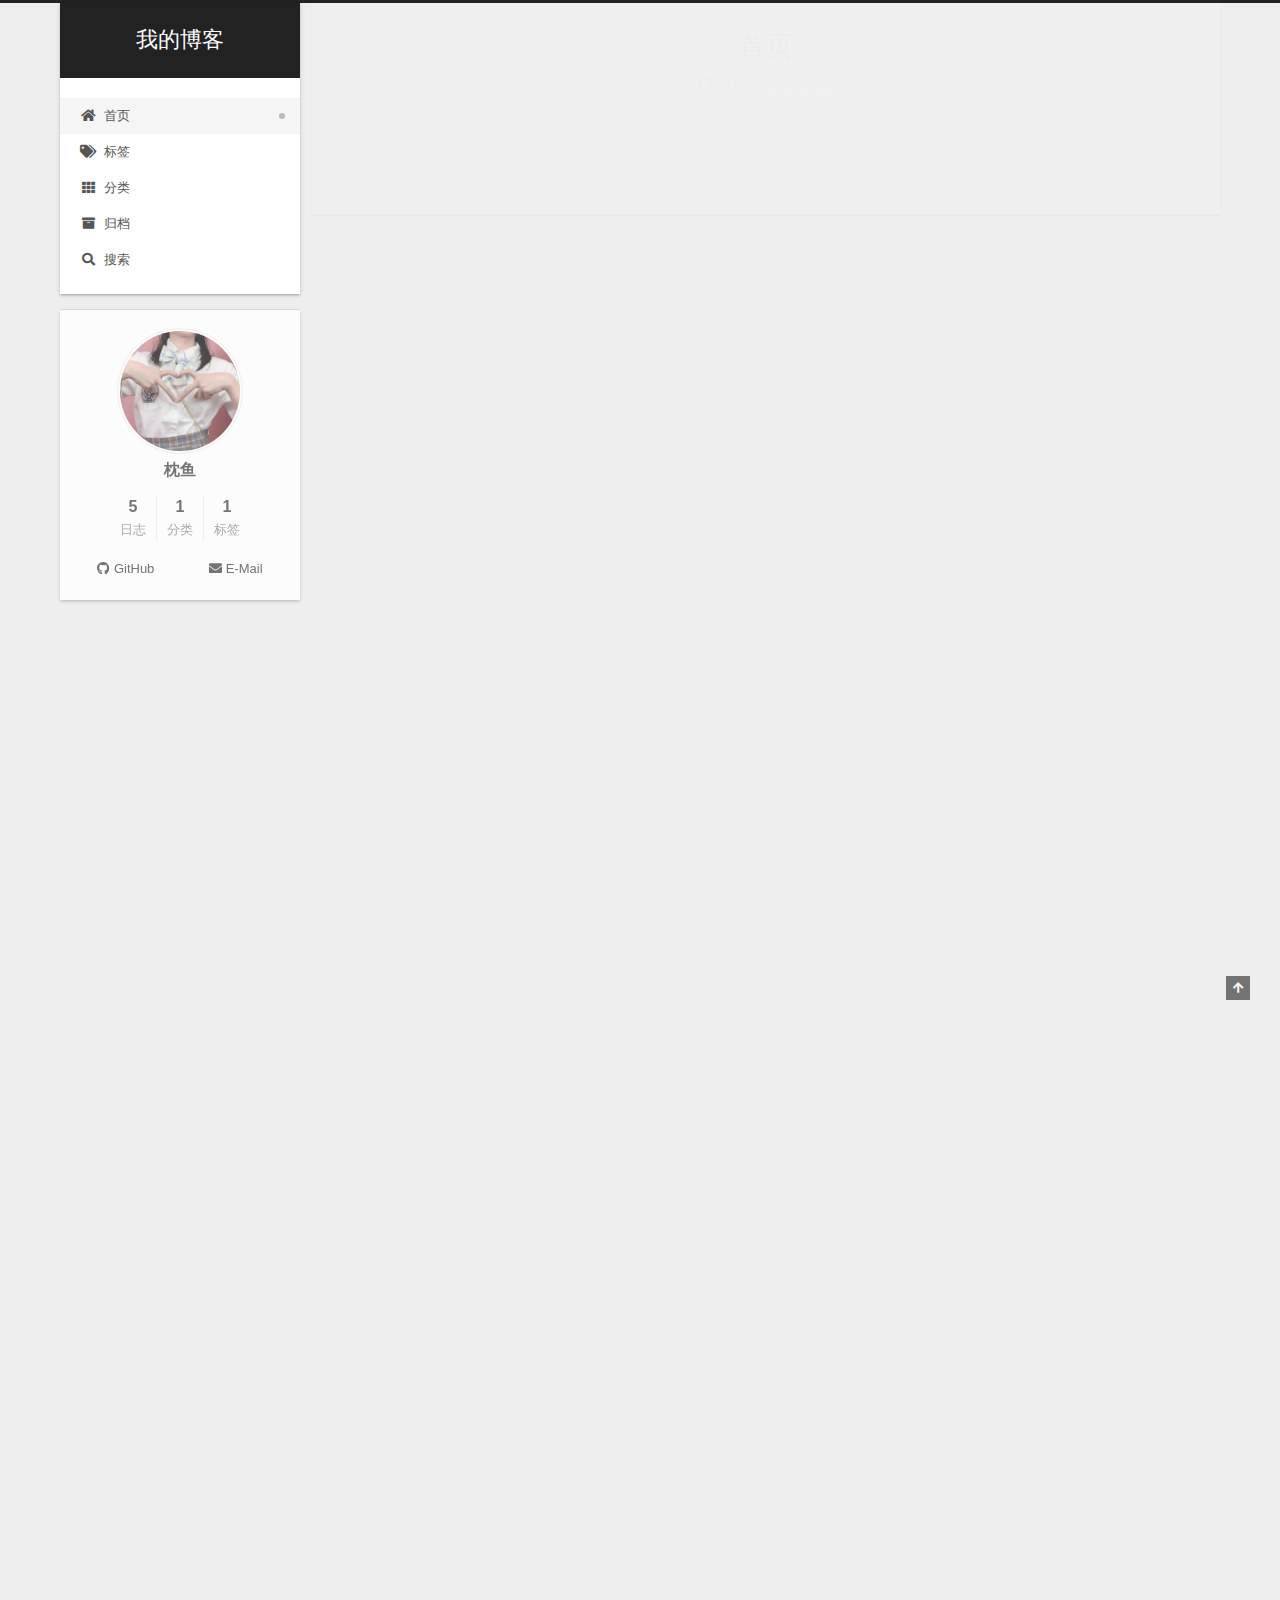
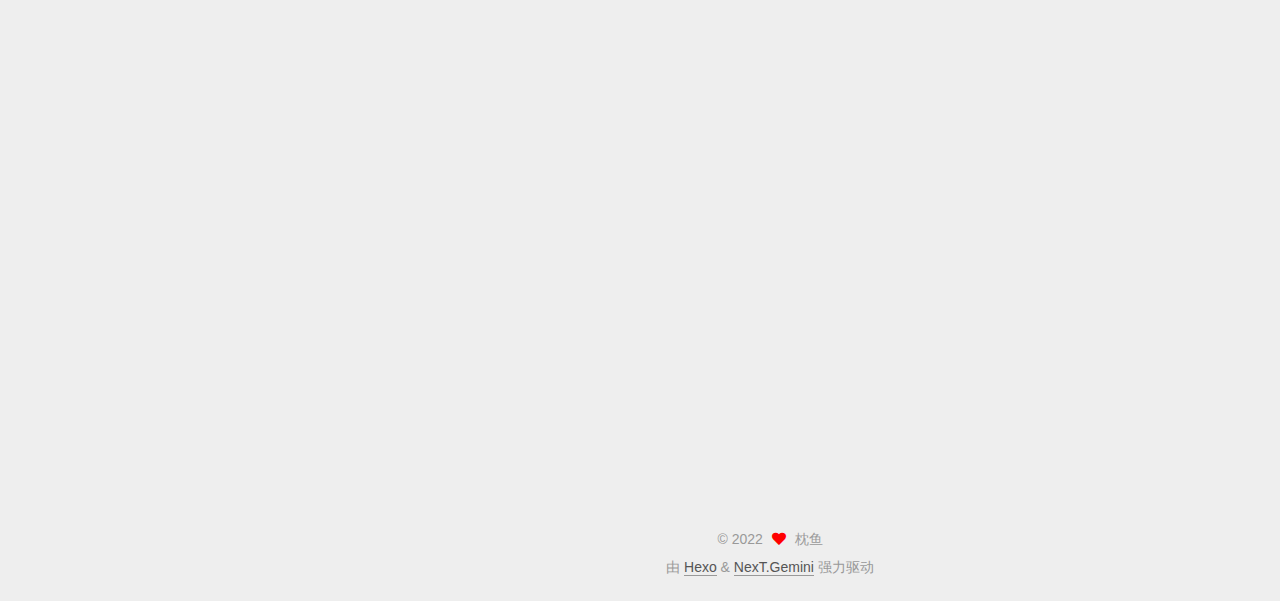
<file: index.html>
<!DOCTYPE html>
<html lang="zh-Hans">
<head>
  <meta charset="UTF-8">
<meta name="viewport" content="width=device-width, initial-scale=1, maximum-scale=2">
<meta name="theme-color" content="#222">
<meta name="generator" content="Hexo 6.2.0">
  <link rel="apple-touch-icon" sizes="180x180" href="/images/apple-touch-icon-next.png">
  <link rel="icon" type="image/png" sizes="32x32" href="/images/favicon-32x32-next.png">
  <link rel="icon" type="image/png" sizes="16x16" href="/images/favicon-16x16-next.png">
  <link rel="mask-icon" href="/images/logo.svg" color="#222">

<link rel="stylesheet" href="/css/main.css">


<link rel="stylesheet" href="/lib/font-awesome/css/all.min.css">

<script id="hexo-configurations">
    var NexT = window.NexT || {};
    var CONFIG = {"hostname":"example.com","root":"/","scheme":"Gemini","version":"7.8.0","exturl":false,"sidebar":{"position":"left","display":"post","padding":18,"offset":12,"onmobile":false},"copycode":{"enable":false,"show_result":false,"style":null},"back2top":{"enable":true,"sidebar":false,"scrollpercent":false},"bookmark":{"enable":false,"color":"#222","save":"auto"},"fancybox":false,"mediumzoom":false,"lazyload":false,"pangu":false,"comments":{"style":"tabs","active":null,"storage":true,"lazyload":false,"nav":null},"algolia":{"hits":{"per_page":10},"labels":{"input_placeholder":"Search for Posts","hits_empty":"We didn't find any results for the search: ${query}","hits_stats":"${hits} results found in ${time} ms"}},"localsearch":{"enable":true,"trigger":"auto","top_n_per_article":1,"unescape":false,"preload":false},"motion":{"enable":true,"async":false,"transition":{"post_block":"fadeIn","post_header":"slideDownIn","post_body":"slideDownIn","coll_header":"slideLeftIn","sidebar":"slideUpIn"}},"path":"search.xml"};
  </script>

  <meta property="og:type" content="website">
<meta property="og:title" content="我的博客">
<meta property="og:url" content="http://example.com/index.html">
<meta property="og:site_name" content="我的博客">
<meta property="og:locale">
<meta property="article:author" content="枕鱼">
<meta name="twitter:card" content="summary">

<link rel="canonical" href="http://example.com/">


<script id="page-configurations">
  // https://hexo.io/docs/variables.html
  CONFIG.page = {
    sidebar: "",
    isHome : true,
    isPost : false,
    lang   : 'zh-Hans'
  };
</script>

  <title>我的博客</title>
  






  <noscript>
  <style>
  .use-motion .brand,
  .use-motion .menu-item,
  .sidebar-inner,
  .use-motion .post-block,
  .use-motion .pagination,
  .use-motion .comments,
  .use-motion .post-header,
  .use-motion .post-body,
  .use-motion .collection-header { opacity: initial; }

  .use-motion .site-title,
  .use-motion .site-subtitle {
    opacity: initial;
    top: initial;
  }

  .use-motion .logo-line-before i { left: initial; }
  .use-motion .logo-line-after i { right: initial; }
  </style>
</noscript>

</head>

<body itemscope itemtype="http://schema.org/WebPage">
  <div class="container use-motion">
    <div class="headband"></div>

    <header class="header" itemscope itemtype="http://schema.org/WPHeader">
      <div class="header-inner"><div class="site-brand-container">
  <div class="site-nav-toggle">
    <div class="toggle" aria-label="切换导航栏">
      <span class="toggle-line toggle-line-first"></span>
      <span class="toggle-line toggle-line-middle"></span>
      <span class="toggle-line toggle-line-last"></span>
    </div>
  </div>

  <div class="site-meta">

    <a href="/" class="brand" rel="start">
      <span class="logo-line-before"><i></i></span>
      <h1 class="site-title">我的博客</h1>
      <span class="logo-line-after"><i></i></span>
    </a>
  </div>

  <div class="site-nav-right">
    <div class="toggle popup-trigger">
        <i class="fa fa-search fa-fw fa-lg"></i>
    </div>
  </div>
</div>




<nav class="site-nav">
  <ul id="menu" class="main-menu menu">
        <li class="menu-item menu-item-home">

    <a href="/" rel="section"><i class="fa fa-home fa-fw"></i>首页</a>

  </li>
        <li class="menu-item menu-item-tags">

    <a href="/tags/" rel="section"><i class="fa fa-tags fa-fw"></i>标签</a>

  </li>
        <li class="menu-item menu-item-categories">

    <a href="/categories/" rel="section"><i class="fa fa-th fa-fw"></i>分类</a>

  </li>
        <li class="menu-item menu-item-archives">

    <a href="/archives/" rel="section"><i class="fa fa-archive fa-fw"></i>归档</a>

  </li>
      <li class="menu-item menu-item-search">
        <a role="button" class="popup-trigger"><i class="fa fa-search fa-fw"></i>搜索
        </a>
      </li>
  </ul>
</nav>



  <div class="search-pop-overlay">
    <div class="popup search-popup">
        <div class="search-header">
  <span class="search-icon">
    <i class="fa fa-search"></i>
  </span>
  <div class="search-input-container">
    <input autocomplete="off" autocapitalize="off"
           placeholder="搜索..." spellcheck="false"
           type="search" class="search-input">
  </div>
  <span class="popup-btn-close">
    <i class="fa fa-times-circle"></i>
  </span>
</div>
<div id="search-result">
  <div id="no-result">
    <i class="fa fa-spinner fa-pulse fa-5x fa-fw"></i>
  </div>
</div>

    </div>
  </div>

</div>
    </header>

    
  <div class="back-to-top">
    <i class="fa fa-arrow-up"></i>
    <span>0%</span>
  </div>


    <main class="main">
      <div class="main-inner">
        <div class="content-wrap">
          

          <div class="content index posts-expand">
            
      
  
  
  <article itemscope itemtype="http://schema.org/Article" class="post-block" lang="zh-Hans">
    <link itemprop="mainEntityOfPage" href="http://example.com/2022/05/31/categories/">

    <span hidden itemprop="author" itemscope itemtype="http://schema.org/Person">
      <meta itemprop="image" content="/images/yuyu.jpg">
      <meta itemprop="name" content="枕鱼">
      <meta itemprop="description" content="">
    </span>

    <span hidden itemprop="publisher" itemscope itemtype="http://schema.org/Organization">
      <meta itemprop="name" content="我的博客">
    </span>
      <header class="post-header">
        <h2 class="post-title" itemprop="name headline">
          
            <a href="/2022/05/31/categories/" class="post-title-link" itemprop="url">首页</a>
        </h2>

        <div class="post-meta">
            <span class="post-meta-item">
              <span class="post-meta-item-icon">
                <i class="far fa-calendar"></i>
              </span>
              <span class="post-meta-item-text">发表于</span>
              

              <time title="创建时间：2022-05-31 16:30:50 / 修改时间：17:11:25" itemprop="dateCreated datePublished" datetime="2022-05-31T16:30:50+08:00">2022-05-31</time>
            </span>

          

        </div>
      </header>

    
    
    
    <div class="post-body" itemprop="articleBody">

      
          
      
    </div>

    
    
    
      <footer class="post-footer">
        <div class="post-eof"></div>
      </footer>
  </article>
  
  
  

      
  
  
  <article itemscope itemtype="http://schema.org/Article" class="post-block" lang="zh-Hans">
    <link itemprop="mainEntityOfPage" href="http://example.com/2022/05/30/hello-world/">

    <span hidden itemprop="author" itemscope itemtype="http://schema.org/Person">
      <meta itemprop="image" content="/images/yuyu.jpg">
      <meta itemprop="name" content="枕鱼">
      <meta itemprop="description" content="">
    </span>

    <span hidden itemprop="publisher" itemscope itemtype="http://schema.org/Organization">
      <meta itemprop="name" content="我的博客">
    </span>
      <header class="post-header">
        <h2 class="post-title" itemprop="name headline">
          
            <a href="/2022/05/30/hello-world/" class="post-title-link" itemprop="url">Hello World</a>
        </h2>

        <div class="post-meta">
            <span class="post-meta-item">
              <span class="post-meta-item-icon">
                <i class="far fa-calendar"></i>
              </span>
              <span class="post-meta-item-text">发表于</span>

              <time title="创建时间：2022-05-30 17:13:46" itemprop="dateCreated datePublished" datetime="2022-05-30T17:13:46+08:00">2022-05-30</time>
            </span>

          

        </div>
      </header>

    
    
    
    <div class="post-body" itemprop="articleBody">

      
          <p>Welcome to <a target="_blank" rel="noopener" href="https://hexo.io/">Hexo</a>! This is your very first post. Check <a target="_blank" rel="noopener" href="https://hexo.io/docs/">documentation</a> for more info. If you get any problems when using Hexo, you can find the answer in <a target="_blank" rel="noopener" href="https://hexo.io/docs/troubleshooting.html">troubleshooting</a> or you can ask me on <a target="_blank" rel="noopener" href="https://github.com/hexojs/hexo/issues">GitHub</a>.</p>
<h2 id="Quick-Start"><a href="#Quick-Start" class="headerlink" title="Quick Start"></a>Quick Start</h2><h3 id="Create-a-new-post"><a href="#Create-a-new-post" class="headerlink" title="Create a new post"></a>Create a new post</h3><figure class="highlight bash"><table><tr><td class="gutter"><pre><span class="line">1</span><br></pre></td><td class="code"><pre><span class="line">$ hexo new <span class="string">&quot;My New Post&quot;</span></span><br></pre></td></tr></table></figure>

<p>More info: <a target="_blank" rel="noopener" href="https://hexo.io/docs/writing.html">Writing</a></p>
<h3 id="Run-server"><a href="#Run-server" class="headerlink" title="Run server"></a>Run server</h3><figure class="highlight bash"><table><tr><td class="gutter"><pre><span class="line">1</span><br></pre></td><td class="code"><pre><span class="line">$ hexo server</span><br></pre></td></tr></table></figure>

<p>More info: <a target="_blank" rel="noopener" href="https://hexo.io/docs/server.html">Server</a></p>
<h3 id="Generate-static-files"><a href="#Generate-static-files" class="headerlink" title="Generate static files"></a>Generate static files</h3><figure class="highlight bash"><table><tr><td class="gutter"><pre><span class="line">1</span><br></pre></td><td class="code"><pre><span class="line">$ hexo generate</span><br></pre></td></tr></table></figure>
          <!--noindex-->
            <div class="post-button">
              <a class="btn" href="/2022/05/30/hello-world/#more" rel="contents">
                阅读全文 &raquo;
              </a>
            </div>
          <!--/noindex-->
        
      
    </div>

    
    
    
      <footer class="post-footer">
        <div class="post-eof"></div>
      </footer>
  </article>
  
  
  

      
  
  
  <article itemscope itemtype="http://schema.org/Article" class="post-block" lang="zh-Hans">
    <link itemprop="mainEntityOfPage" href="http://example.com/2022/05/22/spark2/">

    <span hidden itemprop="author" itemscope itemtype="http://schema.org/Person">
      <meta itemprop="image" content="/images/yuyu.jpg">
      <meta itemprop="name" content="枕鱼">
      <meta itemprop="description" content="">
    </span>

    <span hidden itemprop="publisher" itemscope itemtype="http://schema.org/Organization">
      <meta itemprop="name" content="我的博客">
    </span>
      <header class="post-header">
        <h2 class="post-title" itemprop="name headline">
          
            <a href="/2022/05/22/spark2/" class="post-title-link" itemprop="url">《spark基础环境配置》</a>
        </h2>

        <div class="post-meta">
            <span class="post-meta-item">
              <span class="post-meta-item-icon">
                <i class="far fa-calendar"></i>
              </span>
              <span class="post-meta-item-text">发表于</span>

              <time title="创建时间：2022-05-22 16:18:57" itemprop="dateCreated datePublished" datetime="2022-05-22T16:18:57+08:00">2022-05-22</time>
            </span>
            <span class="post-meta-item">
              <span class="post-meta-item-icon">
                <i class="far fa-folder"></i>
              </span>
              <span class="post-meta-item-text">分类于</span>
                <span itemprop="about" itemscope itemtype="http://schema.org/Thing">
                  <a href="/categories/%E5%AD%A6%E4%B9%A0%E5%88%86%E4%BA%AB/" itemprop="url" rel="index"><span itemprop="name">学习分享</span></a>
                </span>
            </span>

          

        </div>
      </header>

    
    
    
    <div class="post-body" itemprop="articleBody">

      
          <h1 id="《spark基础环境配置》"><a href="#《spark基础环境配置》" class="headerlink" title="《spark基础环境配置》"></a>《spark基础环境配置》</h1><p>打开一个hosts映射文件,为了保证后续相互关联的虚拟机能够通过主机名进行访问，根据实际需求配置<br>对应的IP和主机名映射，分别将主机名master、slave1、slave2 与IP地址 192.168.88.134、<br>192.168.88.135 和192.168.88.136进行了匹配映射(这里通常要根据实际需要，将要搭建的集群主机都<br>配置主机名和IP映射)。<br>编辑 &#x2F;etc&#x2F;hosts 文件</p>
<blockquote>
<blockquote>
<blockquote>
<p>vim &#x2F;etc&#x2F;hosts<br>   内容修改为（注：三台主机内容一样）<br>   localhost4.localdomain4 ::1 localhost localhost.localdomain localhost6 localhost6.localdomain6<br>   192.168.88.135 node1<br>   192.168.88.136 node2<br>   192.168.88.137 node3</p>
</blockquote>
</blockquote>
</blockquote>
<p>三、集群配置时间同步<br>定义：网络时间服务协议（Network Time Protocol, NTP），是用来使计算机时间同步化的一种协议，它可以使计算机对其服务器做时间同步化。<br>原因：时间同步服务器，顾名思义就是来同步时间的。在集群中同步时间有着十分重要的作用，负载均衡集群或高可用集群如果时间不一致，在服务器之间的数据误差就会很大，寻找数据便会成为一件棘手的事情。若是时间无法同步，那么就算是备份了数据，你也可能无法在正确的时间将正确的数据备份。那损失可就大了。<br>yum 安装 ntp （注：三台主机做同样操作）</p>
<blockquote>
<blockquote>
<blockquote>
<p>yum install ntp -y<br>   开机自启动ntp<br>   systemctl enable ntpd &amp;&amp; systemctl start ntpd<br>   结果显示： [root@master ~]# systemctl enable ntpd &amp;&amp; systemctl start ntpd Created symlink from &#x2F;etc&#x2F;systemd&#x2F;system&#x2F;multi- user.target.wants&#x2F;ntpd.service to &#x2F;usr&#x2F;lib&#x2F;systemd&#x2F;system&#x2F;ntpd.service.</p>
</blockquote>
</blockquote>
</blockquote>
<p>授权 192.168.88.0-192.168.10.255 网段上的所有机器可以从这台机器上查询和同步时间</p>
<blockquote>
<blockquote>
<blockquote>
</blockquote>
<p>   #查看ntp配置文件<br>   ls -al &#x2F;etc | grep ‘ntp’<br>   #显示内容<br>   [root@node1 etc]# ls -al &#x2F;etc | grep ‘ntp’<br>   drwxr-xr-x 3 root root 52 3月 10 18:25 ntp<br>   -rw-r–r– 1 root root 2041 3月 10 20:03 ntp.conf<br>    #编辑内容添加 restrict 192.168.88.0 mask 255.255.255.0 （注：在17行左右） vim &#x2F;etc&#x2F;ntp.conf<br>    16 # Hosts on local network are less restricted.<br>    17 restrict 192.168.88.0 mask 255.255.255.0</p>
</blockquote>
</blockquote>
<p>集群在局域网中，不使用其他互联网上的时间</p>
<blockquote>
<blockquote>
<blockquote>
</blockquote>
<pre><code>#修改 /etc/ntpd.conf 内容
vim vim /etc/ntp.conf # 
</code></pre>
</blockquote>
</blockquote>
<pre><code>将21-24行内容注释掉（注：原来未注释）   
21 #server 0.centos.pool.ntp.org iburst 
22 #server 1.centos.pool.ntp.org iburst 
23 #server 2.centos.pool.ntp.org iburst 
24 #server 3.centos.pool.ntp.org iburst 
# 在25行添加 server masterIP 即为： server 192.168.88.135
</code></pre>
          <!--noindex-->
            <div class="post-button">
              <a class="btn" href="/2022/05/22/spark2/#more" rel="contents">
                阅读全文 &raquo;
              </a>
            </div>
          <!--/noindex-->
        
      
    </div>

    
    
    
      <footer class="post-footer">
        <div class="post-eof"></div>
      </footer>
  </article>
  
  
  

      
  
  
  <article itemscope itemtype="http://schema.org/Article" class="post-block" lang="zh-Hans">
    <link itemprop="mainEntityOfPage" href="http://example.com/2022/05/22/spark1/">

    <span hidden itemprop="author" itemscope itemtype="http://schema.org/Person">
      <meta itemprop="image" content="/images/yuyu.jpg">
      <meta itemprop="name" content="枕鱼">
      <meta itemprop="description" content="">
    </span>

    <span hidden itemprop="publisher" itemscope itemtype="http://schema.org/Organization">
      <meta itemprop="name" content="我的博客">
    </span>
      <header class="post-header">
        <h2 class="post-title" itemprop="name headline">
          
            <a href="/2022/05/22/spark1/" class="post-title-link" itemprop="url">《Spark local& stand-alone配置》</a>
        </h2>

        <div class="post-meta">
            <span class="post-meta-item">
              <span class="post-meta-item-icon">
                <i class="far fa-calendar"></i>
              </span>
              <span class="post-meta-item-text">发表于</span>

              <time title="创建时间：2022-05-22 16:18:57" itemprop="dateCreated datePublished" datetime="2022-05-22T16:18:57+08:00">2022-05-22</time>
            </span>
            <span class="post-meta-item">
              <span class="post-meta-item-icon">
                <i class="far fa-folder"></i>
              </span>
              <span class="post-meta-item-text">分类于</span>
                <span itemprop="about" itemscope itemtype="http://schema.org/Thing">
                  <a href="/categories/%E5%AD%A6%E4%B9%A0%E5%88%86%E4%BA%AB/" itemprop="url" rel="index"><span itemprop="name">学习分享</span></a>
                </span>
            </span>

          

        </div>
      </header>

    
    
    
    <div class="post-body" itemprop="articleBody">

      
          <p>Spark-Standalone-HA模式<br>Spark Standalone集群是Master-Slaves架构的集群模式,和大部分的Master-Slaves结构集群一样,存在<br>着Master 单点故障(SPOF)的问题。简单理解为，spark-Standalone 模式下为 master 节点控制其他节<br>点，当 master 节点出现故障时，集群就不可用了。 spark-Standalone-HA 模式下<br>master 节点不固定，当一个宕机时，立即换另一台为 master 保障不出现故障。<br>此处因为先前配置时的 zookeeper 版本和 spark 版本不太兼容，导致此模式有故障，需要重新下<br>载配置新的版本的 zookeeper<br>配置之前需要删除三台主机的 旧版 zookeeper 以及 对应的软连接<br>在 master 节点上重新进行前面配置的 zookeeper 操作</p>
<blockquote>
<blockquote>
<blockquote>
</blockquote>
<p>   1.上传apache-zookeeper-3.7.0-bin.tar.gz 到&#x2F;export&#x2F;server&#x2F;目录下 并解压文件 2.在 &#x2F;export&#x2F;server 目录下创建软连接 3.进入 &#x2F;export&#x2F;server&#x2F;zookeeper&#x2F;conf&#x2F; 将 zoo_sample.cfg 文件复制为新文件 zoo.cfg 4.接上步给 zoo.cfg 添加内容 5.进入 &#x2F;export&#x2F;server&#x2F;zookeeper&#x2F;zkdatas 目录在此目录下创建 myid 文件，将 1 写入进 去6.将 master 节点中 &#x2F;export&#x2F;server&#x2F;zookeeper-3.7.0 路径下内容推送给slave1 和 slave2 7.推送成功后，分别在 slave1 和 slave2 上创建软连接 8.接上步推送完成后将 slave1 和 slave2 的 &#x2F;export&#x2F;server&#x2F;zookeeper&#x2F;zkdatas&#x2F;文件夹 下的 myid 中的内容分别改为 2 和 3 配置环境变量： 因先前配置 zookeeper 时候创建过软连接且以 ’zookeeper‘ 为路径，所以不用配置环境变量，此 处也是创建软连接的方便之处</p>
</blockquote>
</blockquote>
<p>进入 &#x2F;export&#x2F;server&#x2F;spark&#x2F;conf 文件夹 修改 spark-env.sh 文件内容</p>
<blockquote>
<blockquote>
<blockquote>
</blockquote>
<p>   cd &#x2F;export&#x2F;server&#x2F;spark&#x2F;conf<br>    vim spark-env.sh</p>
</blockquote>
</blockquote>
<p>为 83 行内容加上注释，此部分原为指定 某台主机 做 master ，加上注释后即为 任何主机都<br>可以做 master</p>
<blockquote>
<blockquote>
<blockquote>
</blockquote>
<p>   结果显示：<br>     ……<br>      82 # 告知Spark的master运行在哪个机器上 83 # export SPARK_MASTER_HOST&#x3D;master<br>     ………</p>
</blockquote>
</blockquote>
<p>文末添加内容</p>
<blockquote>
<blockquote>
<blockquote>
<p>SPARK_DAEMON_JAVA_OPTS&#x3D;”-Dspark.deploy.recoveryMode&#x3D;ZOOKEEPER -<br>       Dspark.deploy.zookeeper.url&#x3D;master:2181,slave1:2181,slave2:2181 - Dspark.deploy.zookeeper.dir&#x3D;&#x2F;spark-ha”<br>        #spark.deploy.recoveryMode<br>        指定HA模式 基于Zookeeper实现<br>        #指定Zookeeper的连接地址<br>        #指定在Zookeeper中注册临时节点的路径</p>
</blockquote>
</blockquote>
</blockquote>
<p>分发 spark-env.sh 到 salve1 和 slave2 上</p>
<blockquote>
<blockquote>
<blockquote>
</blockquote>
<pre><code>scp spark-env.sh slave1:/export/server/spark/conf/ 
scp spark-env.sh slave2:/export/server/spark/conf/
</code></pre>
</blockquote>
</blockquote>
          <!--noindex-->
            <div class="post-button">
              <a class="btn" href="/2022/05/22/spark1/#more" rel="contents">
                阅读全文 &raquo;
              </a>
            </div>
          <!--/noindex-->
        
      
    </div>

    
    
    
      <footer class="post-footer">
        <div class="post-eof"></div>
      </footer>
  </article>
  
  
  

      
  
  
  <article itemscope itemtype="http://schema.org/Article" class="post-block" lang="zh-Hans">
    <link itemprop="mainEntityOfPage" href="http://example.com/2022/05/22/spark3/">

    <span hidden itemprop="author" itemscope itemtype="http://schema.org/Person">
      <meta itemprop="image" content="/images/yuyu.jpg">
      <meta itemprop="name" content="枕鱼">
      <meta itemprop="description" content="">
    </span>

    <span hidden itemprop="publisher" itemscope itemtype="http://schema.org/Organization">
      <meta itemprop="name" content="我的博客">
    </span>
      <header class="post-header">
        <h2 class="post-title" itemprop="name headline">
          
            <a href="/2022/05/22/spark3/" class="post-title-link" itemprop="url">《Spark HA & Yarn配置》</a>
        </h2>

        <div class="post-meta">
            <span class="post-meta-item">
              <span class="post-meta-item-icon">
                <i class="far fa-calendar"></i>
              </span>
              <span class="post-meta-item-text">发表于</span>

              <time title="创建时间：2022-05-22 16:18:57" itemprop="dateCreated datePublished" datetime="2022-05-22T16:18:57+08:00">2022-05-22</time>
            </span>
            <span class="post-meta-item">
              <span class="post-meta-item-icon">
                <i class="far fa-folder"></i>
              </span>
              <span class="post-meta-item-text">分类于</span>
                <span itemprop="about" itemscope itemtype="http://schema.org/Thing">
                  <a href="/categories/%E5%AD%A6%E4%B9%A0%E5%88%86%E4%BA%AB/" itemprop="url" rel="index"><span itemprop="name">学习分享</span></a>
                </span>
            </span>

          

        </div>
      </header>

    
    
    
    <div class="post-body" itemprop="articleBody">

      
          <h1 id="《Spark-HA-amp-Yarn配置》"><a href="#《Spark-HA-amp-Yarn配置》" class="headerlink" title="《Spark HA &amp; Yarn配置》"></a>《Spark HA &amp; Yarn配置》</h1><p>Spark-Standalone-HA模式<br>Spark Standalone集群是Master-Slaves架构的集群模式,和大部分的Master-Slaves结构集群一样,存在<br>着Master 单点故障(SPOF)的问题。简单理解为，spark-Standalone 模式下为 master 节点控制其他节<br>点，当 master 节点出现故障时，集群就不可用了。 spark-Standalone-HA 模式下<br>master 节点不固定，当一个宕机时，立即换另一台为 master 保障不出现故障。<br>此处因为先前配置时的 zookeeper 版本和 spark 版本不太兼容，导致此模式有故障，需要重新下<br>载配置新的版本的 zookeeper<br>配置之前需要删除三台主机的 旧版 zookeeper 以及 对应的软连接<br>在 master 节点上重新进行前面配置的 zookeeper 操作</p>
<blockquote>
<blockquote>
<blockquote>
</blockquote>
<p>   1.上传apache-zookeeper-3.7.0-bin.tar.gz 到&#x2F;export&#x2F;server&#x2F;目录下 并解压文件 2.在 &#x2F;export&#x2F;server 目录下创建软连接 3.进入 &#x2F;export&#x2F;server&#x2F;zookeeper&#x2F;conf&#x2F; 将 zoo_sample.cfg 文件复制为新文件 zoo.cfg 4.接上步给 zoo.cfg 添加内容 5.进入 &#x2F;export&#x2F;server&#x2F;zookeeper&#x2F;zkdatas 目录在此目录下创建 myid 文件，将 1 写入进 去6.将 master 节点中 &#x2F;export&#x2F;server&#x2F;zookeeper-3.7.0 路径下内容推送给slave1 和 slave2 7.推送成功后，分别在 slave1 和 slave2 上创建软连接 8.接上步推送完成后将 slave1 和 slave2 的 &#x2F;export&#x2F;server&#x2F;zookeeper&#x2F;zkdatas&#x2F;文件夹 下的 myid 中的内容分别改为 2 和 3 配置环境变量： 因先前配置 zookeeper 时候创建过软连接且以 ’zookeeper‘ 为路径，所以不用配置环境变量，此 处也是创建软连接的方便之处</p>
</blockquote>
</blockquote>
<p>进入 &#x2F;export&#x2F;server&#x2F;spark&#x2F;conf 文件夹 修改 spark-env.sh 文件内容</p>
<blockquote>
<blockquote>
<blockquote>
</blockquote>
<p>   cd &#x2F;export&#x2F;server&#x2F;spark&#x2F;conf<br>    vim spark-env.sh</p>
</blockquote>
</blockquote>
<p>为 83 行内容加上注释，此部分原为指定 某台主机 做 master ，加上注释后即为 任何主机都<br>可以做 master</p>
<blockquote>
<blockquote>
<blockquote>
</blockquote>
<p>   结果显示：<br>     ……<br>      82 # 告知Spark的master运行在哪个机器上 83 # export SPARK_MASTER_HOST&#x3D;master<br>     ………</p>
</blockquote>
</blockquote>
<p>文末添加内容</p>
<blockquote>
<blockquote>
<blockquote>
<p>SPARK_DAEMON_JAVA_OPTS&#x3D;”-Dspark.deploy.recoveryMode&#x3D;ZOOKEEPER -<br>       Dspark.deploy.zookeeper.url&#x3D;master:2181,slave1:2181,slave2:2181 - Dspark.deploy.zookeeper.dir&#x3D;&#x2F;spark-ha”<br>        #spark.deploy.recoveryMode<br>        指定HA模式 基于Zookeeper实现<br>        #指定Zookeeper的连接地址<br>        #指定在Zookeeper中注册临时节点的路径</p>
</blockquote>
</blockquote>
</blockquote>
<p>分发 spark-env.sh 到 salve1 和 slave2 上</p>
          <!--noindex-->
            <div class="post-button">
              <a class="btn" href="/2022/05/22/spark3/#more" rel="contents">
                阅读全文 &raquo;
              </a>
            </div>
          <!--/noindex-->
        
      
    </div>

    
    
    
      <footer class="post-footer">
        <div class="post-eof"></div>
      </footer>
  </article>
  
  
  


  



          </div>
          

<script>
  window.addEventListener('tabs:register', () => {
    let { activeClass } = CONFIG.comments;
    if (CONFIG.comments.storage) {
      activeClass = localStorage.getItem('comments_active') || activeClass;
    }
    if (activeClass) {
      let activeTab = document.querySelector(`a[href="#comment-${activeClass}"]`);
      if (activeTab) {
        activeTab.click();
      }
    }
  });
  if (CONFIG.comments.storage) {
    window.addEventListener('tabs:click', event => {
      if (!event.target.matches('.tabs-comment .tab-content .tab-pane')) return;
      let commentClass = event.target.classList[1];
      localStorage.setItem('comments_active', commentClass);
    });
  }
</script>

        </div>
          
  
  <div class="toggle sidebar-toggle">
    <span class="toggle-line toggle-line-first"></span>
    <span class="toggle-line toggle-line-middle"></span>
    <span class="toggle-line toggle-line-last"></span>
  </div>

  <aside class="sidebar">
    <div class="sidebar-inner">

      <ul class="sidebar-nav motion-element">
        <li class="sidebar-nav-toc">
          文章目录
        </li>
        <li class="sidebar-nav-overview">
          站点概览
        </li>
      </ul>

      <!--noindex-->
      <div class="post-toc-wrap sidebar-panel">
      </div>
      <!--/noindex-->

      <div class="site-overview-wrap sidebar-panel">
        <div class="site-author motion-element" itemprop="author" itemscope itemtype="http://schema.org/Person">
    <img class="site-author-image" itemprop="image" alt="枕鱼"
      src="/images/yuyu.jpg">
  <p class="site-author-name" itemprop="name">枕鱼</p>
  <div class="site-description" itemprop="description"></div>
</div>
<div class="site-state-wrap motion-element">
  <nav class="site-state">
      <div class="site-state-item site-state-posts">
          <a href="/archives/">
        
          <span class="site-state-item-count">5</span>
          <span class="site-state-item-name">日志</span>
        </a>
      </div>
      <div class="site-state-item site-state-categories">
            <a href="/categories/">
          
        <span class="site-state-item-count">1</span>
        <span class="site-state-item-name">分类</span></a>
      </div>
      <div class="site-state-item site-state-tags">
            <a href="/tags/">
          
        <span class="site-state-item-count">1</span>
        <span class="site-state-item-name">标签</span></a>
      </div>
  </nav>
</div>
  <div class="links-of-author motion-element">
      <span class="links-of-author-item">
        <a href="https://github.com/yuyubaobeidan" title="GitHub → https:&#x2F;&#x2F;github.com&#x2F;yuyubaobeidan" rel="noopener" target="_blank"><i class="fab fa-github fa-fw"></i>GitHub</a>
      </span>
      <span class="links-of-author-item">
        <a href="mailto:1848960105@qq.com" title="E-Mail → mailto:1848960105@qq.com" rel="noopener" target="_blank"><i class="fa fa-envelope fa-fw"></i>E-Mail</a>
      </span>
  </div>



      </div>

    </div>
  </aside>
  <div id="sidebar-dimmer"></div>


      </div>
    </main>

    <footer class="footer">
      <div class="footer-inner">
        

        

<div class="copyright">
  
  &copy; 
  <span itemprop="copyrightYear">2022</span>
  <span class="with-love">
    <i class="fa fa-heart"></i>
  </span>
  <span class="author" itemprop="copyrightHolder">枕鱼</span>
</div>
  <div class="powered-by">由 <a href="https://hexo.io/" class="theme-link" rel="noopener" target="_blank">Hexo</a> & <a href="https://theme-next.org/" class="theme-link" rel="noopener" target="_blank">NexT.Gemini</a> 强力驱动
  </div>

        








      </div>
    </footer>
  </div>

  
  <script src="/lib/anime.min.js"></script>
  <script src="/lib/velocity/velocity.min.js"></script>
  <script src="/lib/velocity/velocity.ui.min.js"></script>

<script src="/js/utils.js"></script>

<script src="/js/motion.js"></script>


<script src="/js/schemes/pisces.js"></script>


<script src="/js/next-boot.js"></script>




  




  
<script src="/js/local-search.js"></script>













  

  

</body>
</html>
</file>
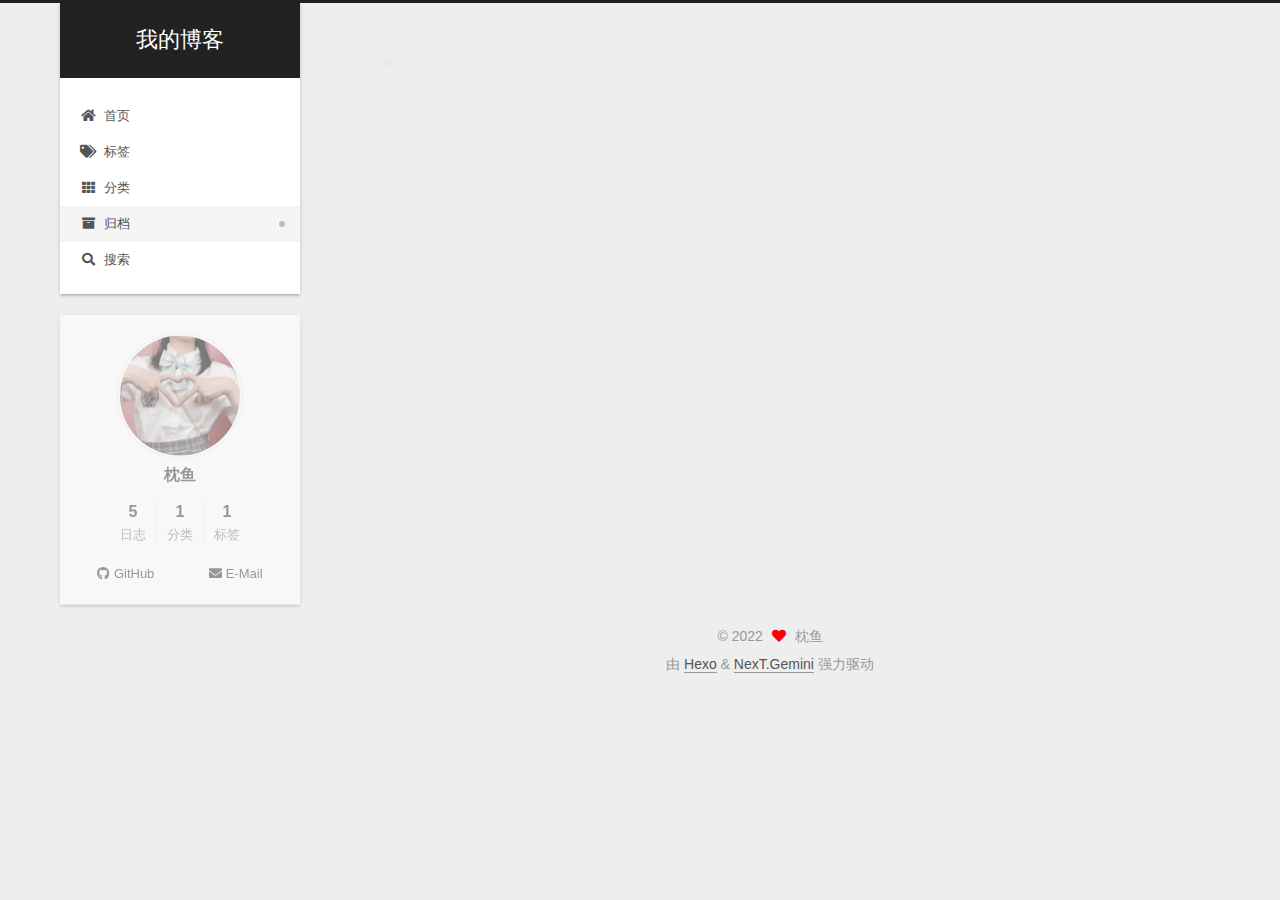
<file: archives/index.html>
<!DOCTYPE html>
<html lang="zh-Hans">
<head>
  <meta charset="UTF-8">
<meta name="viewport" content="width=device-width, initial-scale=1, maximum-scale=2">
<meta name="theme-color" content="#222">
<meta name="generator" content="Hexo 6.2.0">
  <link rel="apple-touch-icon" sizes="180x180" href="/images/apple-touch-icon-next.png">
  <link rel="icon" type="image/png" sizes="32x32" href="/images/favicon-32x32-next.png">
  <link rel="icon" type="image/png" sizes="16x16" href="/images/favicon-16x16-next.png">
  <link rel="mask-icon" href="/images/logo.svg" color="#222">

<link rel="stylesheet" href="/css/main.css">


<link rel="stylesheet" href="/lib/font-awesome/css/all.min.css">

<script id="hexo-configurations">
    var NexT = window.NexT || {};
    var CONFIG = {"hostname":"example.com","root":"/","scheme":"Gemini","version":"7.8.0","exturl":false,"sidebar":{"position":"left","display":"post","padding":18,"offset":12,"onmobile":false},"copycode":{"enable":false,"show_result":false,"style":null},"back2top":{"enable":true,"sidebar":false,"scrollpercent":false},"bookmark":{"enable":false,"color":"#222","save":"auto"},"fancybox":false,"mediumzoom":false,"lazyload":false,"pangu":false,"comments":{"style":"tabs","active":null,"storage":true,"lazyload":false,"nav":null},"algolia":{"hits":{"per_page":10},"labels":{"input_placeholder":"Search for Posts","hits_empty":"We didn't find any results for the search: ${query}","hits_stats":"${hits} results found in ${time} ms"}},"localsearch":{"enable":true,"trigger":"auto","top_n_per_article":1,"unescape":false,"preload":false},"motion":{"enable":true,"async":false,"transition":{"post_block":"fadeIn","post_header":"slideDownIn","post_body":"slideDownIn","coll_header":"slideLeftIn","sidebar":"slideUpIn"}},"path":"search.xml"};
  </script>

  <meta property="og:type" content="website">
<meta property="og:title" content="我的博客">
<meta property="og:url" content="http://example.com/archives/index.html">
<meta property="og:site_name" content="我的博客">
<meta property="og:locale">
<meta property="article:author" content="枕鱼">
<meta name="twitter:card" content="summary">

<link rel="canonical" href="http://example.com/archives/">


<script id="page-configurations">
  // https://hexo.io/docs/variables.html
  CONFIG.page = {
    sidebar: "",
    isHome : false,
    isPost : false,
    lang   : 'zh-Hans'
  };
</script>

  <title>归档 | 我的博客</title>
  






  <noscript>
  <style>
  .use-motion .brand,
  .use-motion .menu-item,
  .sidebar-inner,
  .use-motion .post-block,
  .use-motion .pagination,
  .use-motion .comments,
  .use-motion .post-header,
  .use-motion .post-body,
  .use-motion .collection-header { opacity: initial; }

  .use-motion .site-title,
  .use-motion .site-subtitle {
    opacity: initial;
    top: initial;
  }

  .use-motion .logo-line-before i { left: initial; }
  .use-motion .logo-line-after i { right: initial; }
  </style>
</noscript>

</head>

<body itemscope itemtype="http://schema.org/WebPage">
  <div class="container use-motion">
    <div class="headband"></div>

    <header class="header" itemscope itemtype="http://schema.org/WPHeader">
      <div class="header-inner"><div class="site-brand-container">
  <div class="site-nav-toggle">
    <div class="toggle" aria-label="切换导航栏">
      <span class="toggle-line toggle-line-first"></span>
      <span class="toggle-line toggle-line-middle"></span>
      <span class="toggle-line toggle-line-last"></span>
    </div>
  </div>

  <div class="site-meta">

    <a href="/" class="brand" rel="start">
      <span class="logo-line-before"><i></i></span>
      <h1 class="site-title">我的博客</h1>
      <span class="logo-line-after"><i></i></span>
    </a>
  </div>

  <div class="site-nav-right">
    <div class="toggle popup-trigger">
        <i class="fa fa-search fa-fw fa-lg"></i>
    </div>
  </div>
</div>




<nav class="site-nav">
  <ul id="menu" class="main-menu menu">
        <li class="menu-item menu-item-home">

    <a href="/" rel="section"><i class="fa fa-home fa-fw"></i>首页</a>

  </li>
        <li class="menu-item menu-item-tags">

    <a href="/tags/" rel="section"><i class="fa fa-tags fa-fw"></i>标签</a>

  </li>
        <li class="menu-item menu-item-categories">

    <a href="/categories/" rel="section"><i class="fa fa-th fa-fw"></i>分类</a>

  </li>
        <li class="menu-item menu-item-archives">

    <a href="/archives/" rel="section"><i class="fa fa-archive fa-fw"></i>归档</a>

  </li>
      <li class="menu-item menu-item-search">
        <a role="button" class="popup-trigger"><i class="fa fa-search fa-fw"></i>搜索
        </a>
      </li>
  </ul>
</nav>



  <div class="search-pop-overlay">
    <div class="popup search-popup">
        <div class="search-header">
  <span class="search-icon">
    <i class="fa fa-search"></i>
  </span>
  <div class="search-input-container">
    <input autocomplete="off" autocapitalize="off"
           placeholder="搜索..." spellcheck="false"
           type="search" class="search-input">
  </div>
  <span class="popup-btn-close">
    <i class="fa fa-times-circle"></i>
  </span>
</div>
<div id="search-result">
  <div id="no-result">
    <i class="fa fa-spinner fa-pulse fa-5x fa-fw"></i>
  </div>
</div>

    </div>
  </div>

</div>
    </header>

    
  <div class="back-to-top">
    <i class="fa fa-arrow-up"></i>
    <span>0%</span>
  </div>


    <main class="main">
      <div class="main-inner">
        <div class="content-wrap">
          

          <div class="content archive">
            

  
  
  
  <div class="post-block">
    <div class="posts-collapse">
      <div class="collection-title">
        <span class="collection-header">嗯..! 目前共计 5 篇日志。 继续努力。</span>
      </div>

      
    <div class="collection-year">
      <span class="collection-header">2022</span>
    </div>

  <article itemscope itemtype="http://schema.org/Article">
    <header class="post-header">

      <div class="post-meta">
        <time itemprop="dateCreated"
              datetime="2022-05-31T16:30:50+08:00"
              content="2022-05-31">
          05-31
        </time>
      </div>

      <div class="post-title">
          <a class="post-title-link" href="/2022/05/31/categories/" itemprop="url">
            <span itemprop="name">首页</span>
          </a>
      </div>

    </header>
  </article>

  <article itemscope itemtype="http://schema.org/Article">
    <header class="post-header">

      <div class="post-meta">
        <time itemprop="dateCreated"
              datetime="2022-05-30T17:13:46+08:00"
              content="2022-05-30">
          05-30
        </time>
      </div>

      <div class="post-title">
          <a class="post-title-link" href="/2022/05/30/hello-world/" itemprop="url">
            <span itemprop="name">Hello World</span>
          </a>
      </div>

    </header>
  </article>

  <article itemscope itemtype="http://schema.org/Article">
    <header class="post-header">

      <div class="post-meta">
        <time itemprop="dateCreated"
              datetime="2022-05-22T16:18:57+08:00"
              content="2022-05-22">
          05-22
        </time>
      </div>

      <div class="post-title">
          <a class="post-title-link" href="/2022/05/22/spark2/" itemprop="url">
            <span itemprop="name">《spark基础环境配置》</span>
          </a>
      </div>

    </header>
  </article>

  <article itemscope itemtype="http://schema.org/Article">
    <header class="post-header">

      <div class="post-meta">
        <time itemprop="dateCreated"
              datetime="2022-05-22T16:18:57+08:00"
              content="2022-05-22">
          05-22
        </time>
      </div>

      <div class="post-title">
          <a class="post-title-link" href="/2022/05/22/spark1/" itemprop="url">
            <span itemprop="name">《Spark local& stand-alone配置》</span>
          </a>
      </div>

    </header>
  </article>

  <article itemscope itemtype="http://schema.org/Article">
    <header class="post-header">

      <div class="post-meta">
        <time itemprop="dateCreated"
              datetime="2022-05-22T16:18:57+08:00"
              content="2022-05-22">
          05-22
        </time>
      </div>

      <div class="post-title">
          <a class="post-title-link" href="/2022/05/22/spark3/" itemprop="url">
            <span itemprop="name">《Spark HA & Yarn配置》</span>
          </a>
      </div>

    </header>
  </article>


    </div>
  </div>
  
  
  

  



          </div>
          

<script>
  window.addEventListener('tabs:register', () => {
    let { activeClass } = CONFIG.comments;
    if (CONFIG.comments.storage) {
      activeClass = localStorage.getItem('comments_active') || activeClass;
    }
    if (activeClass) {
      let activeTab = document.querySelector(`a[href="#comment-${activeClass}"]`);
      if (activeTab) {
        activeTab.click();
      }
    }
  });
  if (CONFIG.comments.storage) {
    window.addEventListener('tabs:click', event => {
      if (!event.target.matches('.tabs-comment .tab-content .tab-pane')) return;
      let commentClass = event.target.classList[1];
      localStorage.setItem('comments_active', commentClass);
    });
  }
</script>

        </div>
          
  
  <div class="toggle sidebar-toggle">
    <span class="toggle-line toggle-line-first"></span>
    <span class="toggle-line toggle-line-middle"></span>
    <span class="toggle-line toggle-line-last"></span>
  </div>

  <aside class="sidebar">
    <div class="sidebar-inner">

      <ul class="sidebar-nav motion-element">
        <li class="sidebar-nav-toc">
          文章目录
        </li>
        <li class="sidebar-nav-overview">
          站点概览
        </li>
      </ul>

      <!--noindex-->
      <div class="post-toc-wrap sidebar-panel">
      </div>
      <!--/noindex-->

      <div class="site-overview-wrap sidebar-panel">
        <div class="site-author motion-element" itemprop="author" itemscope itemtype="http://schema.org/Person">
    <img class="site-author-image" itemprop="image" alt="枕鱼"
      src="/images/yuyu.jpg">
  <p class="site-author-name" itemprop="name">枕鱼</p>
  <div class="site-description" itemprop="description"></div>
</div>
<div class="site-state-wrap motion-element">
  <nav class="site-state">
      <div class="site-state-item site-state-posts">
          <a href="/archives/">
        
          <span class="site-state-item-count">5</span>
          <span class="site-state-item-name">日志</span>
        </a>
      </div>
      <div class="site-state-item site-state-categories">
            <a href="/categories/">
          
        <span class="site-state-item-count">1</span>
        <span class="site-state-item-name">分类</span></a>
      </div>
      <div class="site-state-item site-state-tags">
            <a href="/tags/">
          
        <span class="site-state-item-count">1</span>
        <span class="site-state-item-name">标签</span></a>
      </div>
  </nav>
</div>
  <div class="links-of-author motion-element">
      <span class="links-of-author-item">
        <a href="https://github.com/yuyubaobeidan" title="GitHub → https:&#x2F;&#x2F;github.com&#x2F;yuyubaobeidan" rel="noopener" target="_blank"><i class="fab fa-github fa-fw"></i>GitHub</a>
      </span>
      <span class="links-of-author-item">
        <a href="mailto:1848960105@qq.com" title="E-Mail → mailto:1848960105@qq.com" rel="noopener" target="_blank"><i class="fa fa-envelope fa-fw"></i>E-Mail</a>
      </span>
  </div>



      </div>

    </div>
  </aside>
  <div id="sidebar-dimmer"></div>


      </div>
    </main>

    <footer class="footer">
      <div class="footer-inner">
        

        

<div class="copyright">
  
  &copy; 
  <span itemprop="copyrightYear">2022</span>
  <span class="with-love">
    <i class="fa fa-heart"></i>
  </span>
  <span class="author" itemprop="copyrightHolder">枕鱼</span>
</div>
  <div class="powered-by">由 <a href="https://hexo.io/" class="theme-link" rel="noopener" target="_blank">Hexo</a> & <a href="https://theme-next.org/" class="theme-link" rel="noopener" target="_blank">NexT.Gemini</a> 强力驱动
  </div>

        








      </div>
    </footer>
  </div>

  
  <script src="/lib/anime.min.js"></script>
  <script src="/lib/velocity/velocity.min.js"></script>
  <script src="/lib/velocity/velocity.ui.min.js"></script>

<script src="/js/utils.js"></script>

<script src="/js/motion.js"></script>


<script src="/js/schemes/pisces.js"></script>


<script src="/js/next-boot.js"></script>




  




  
<script src="/js/local-search.js"></script>













  

  

</body>
</html>
</file>
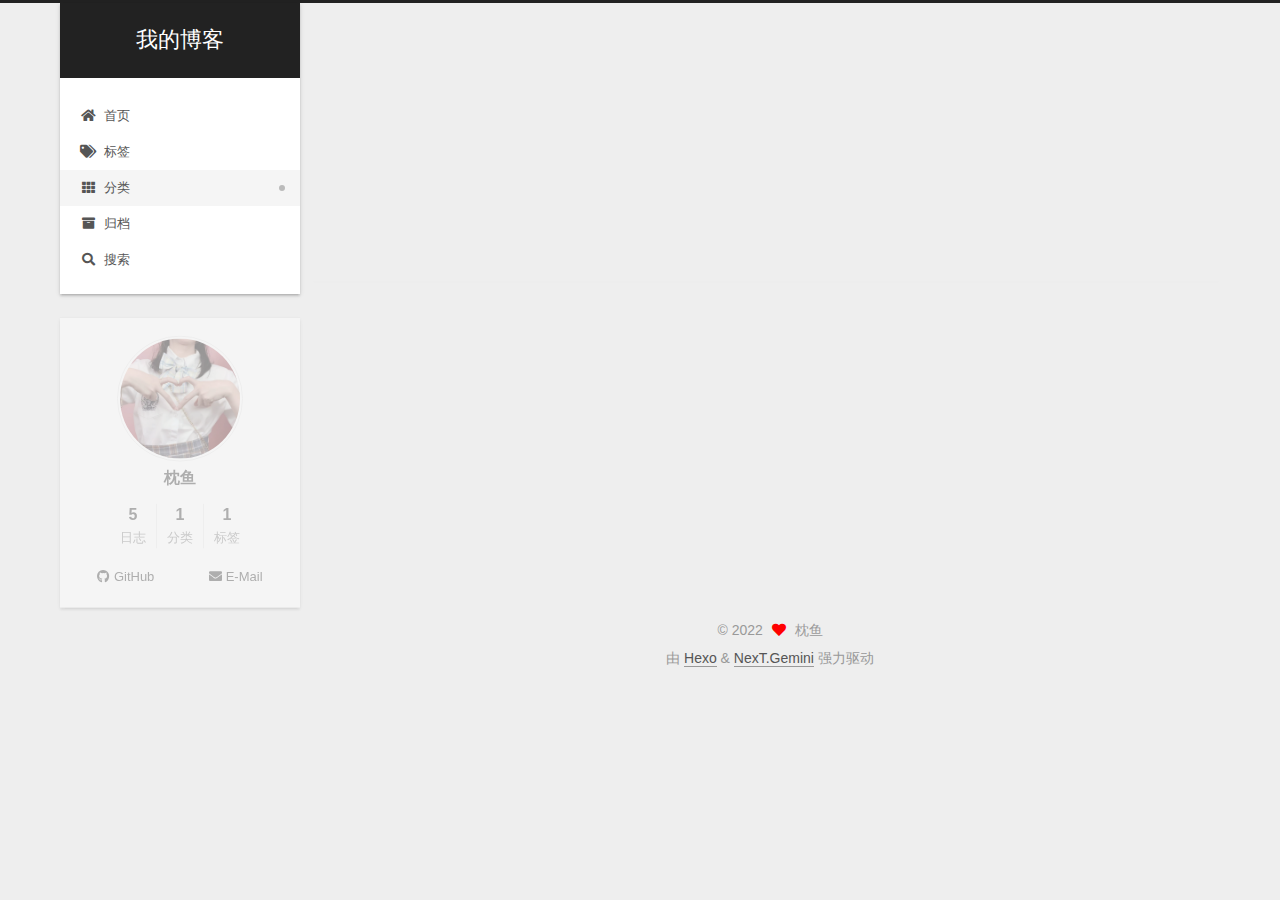
<file: categories/index.html>
<!DOCTYPE html>
<html lang="zh-Hans">
<head>
  <meta charset="UTF-8">
<meta name="viewport" content="width=device-width, initial-scale=1, maximum-scale=2">
<meta name="theme-color" content="#222">
<meta name="generator" content="Hexo 6.2.0">
  <link rel="apple-touch-icon" sizes="180x180" href="/images/apple-touch-icon-next.png">
  <link rel="icon" type="image/png" sizes="32x32" href="/images/favicon-32x32-next.png">
  <link rel="icon" type="image/png" sizes="16x16" href="/images/favicon-16x16-next.png">
  <link rel="mask-icon" href="/images/logo.svg" color="#222">

<link rel="stylesheet" href="/css/main.css">


<link rel="stylesheet" href="/lib/font-awesome/css/all.min.css">

<script id="hexo-configurations">
    var NexT = window.NexT || {};
    var CONFIG = {"hostname":"example.com","root":"/","scheme":"Gemini","version":"7.8.0","exturl":false,"sidebar":{"position":"left","display":"post","padding":18,"offset":12,"onmobile":false},"copycode":{"enable":false,"show_result":false,"style":null},"back2top":{"enable":true,"sidebar":false,"scrollpercent":false},"bookmark":{"enable":false,"color":"#222","save":"auto"},"fancybox":false,"mediumzoom":false,"lazyload":false,"pangu":false,"comments":{"style":"tabs","active":null,"storage":true,"lazyload":false,"nav":null},"algolia":{"hits":{"per_page":10},"labels":{"input_placeholder":"Search for Posts","hits_empty":"We didn't find any results for the search: ${query}","hits_stats":"${hits} results found in ${time} ms"}},"localsearch":{"enable":true,"trigger":"auto","top_n_per_article":1,"unescape":false,"preload":false},"motion":{"enable":true,"async":false,"transition":{"post_block":"fadeIn","post_header":"slideDownIn","post_body":"slideDownIn","coll_header":"slideLeftIn","sidebar":"slideUpIn"}},"path":"search.xml"};
  </script>

  <meta property="og:type" content="website">
<meta property="og:title" content="分类">
<meta property="og:url" content="http://example.com/categories/index.html">
<meta property="og:site_name" content="我的博客">
<meta property="og:locale">
<meta property="article:published_time" content="2022-05-31T08:33:18.000Z">
<meta property="article:modified_time" content="2022-05-31T08:35:32.982Z">
<meta property="article:author" content="枕鱼">
<meta name="twitter:card" content="summary">

<link rel="canonical" href="http://example.com/categories/">


<script id="page-configurations">
  // https://hexo.io/docs/variables.html
  CONFIG.page = {
    sidebar: "",
    isHome : false,
    isPost : false,
    lang   : 'zh-Hans'
  };
</script>

  <title>分类 | 我的博客
</title>
  






  <noscript>
  <style>
  .use-motion .brand,
  .use-motion .menu-item,
  .sidebar-inner,
  .use-motion .post-block,
  .use-motion .pagination,
  .use-motion .comments,
  .use-motion .post-header,
  .use-motion .post-body,
  .use-motion .collection-header { opacity: initial; }

  .use-motion .site-title,
  .use-motion .site-subtitle {
    opacity: initial;
    top: initial;
  }

  .use-motion .logo-line-before i { left: initial; }
  .use-motion .logo-line-after i { right: initial; }
  </style>
</noscript>

</head>

<body itemscope itemtype="http://schema.org/WebPage">
  <div class="container use-motion">
    <div class="headband"></div>

    <header class="header" itemscope itemtype="http://schema.org/WPHeader">
      <div class="header-inner"><div class="site-brand-container">
  <div class="site-nav-toggle">
    <div class="toggle" aria-label="切换导航栏">
      <span class="toggle-line toggle-line-first"></span>
      <span class="toggle-line toggle-line-middle"></span>
      <span class="toggle-line toggle-line-last"></span>
    </div>
  </div>

  <div class="site-meta">

    <a href="/" class="brand" rel="start">
      <span class="logo-line-before"><i></i></span>
      <h1 class="site-title">我的博客</h1>
      <span class="logo-line-after"><i></i></span>
    </a>
  </div>

  <div class="site-nav-right">
    <div class="toggle popup-trigger">
        <i class="fa fa-search fa-fw fa-lg"></i>
    </div>
  </div>
</div>




<nav class="site-nav">
  <ul id="menu" class="main-menu menu">
        <li class="menu-item menu-item-home">

    <a href="/" rel="section"><i class="fa fa-home fa-fw"></i>首页</a>

  </li>
        <li class="menu-item menu-item-tags">

    <a href="/tags/" rel="section"><i class="fa fa-tags fa-fw"></i>标签</a>

  </li>
        <li class="menu-item menu-item-categories">

    <a href="/categories/" rel="section"><i class="fa fa-th fa-fw"></i>分类</a>

  </li>
        <li class="menu-item menu-item-archives">

    <a href="/archives/" rel="section"><i class="fa fa-archive fa-fw"></i>归档</a>

  </li>
      <li class="menu-item menu-item-search">
        <a role="button" class="popup-trigger"><i class="fa fa-search fa-fw"></i>搜索
        </a>
      </li>
  </ul>
</nav>



  <div class="search-pop-overlay">
    <div class="popup search-popup">
        <div class="search-header">
  <span class="search-icon">
    <i class="fa fa-search"></i>
  </span>
  <div class="search-input-container">
    <input autocomplete="off" autocapitalize="off"
           placeholder="搜索..." spellcheck="false"
           type="search" class="search-input">
  </div>
  <span class="popup-btn-close">
    <i class="fa fa-times-circle"></i>
  </span>
</div>
<div id="search-result">
  <div id="no-result">
    <i class="fa fa-spinner fa-pulse fa-5x fa-fw"></i>
  </div>
</div>

    </div>
  </div>

</div>
    </header>

    
  <div class="back-to-top">
    <i class="fa fa-arrow-up"></i>
    <span>0%</span>
  </div>


    <main class="main">
      <div class="main-inner">
        <div class="content-wrap">
          
  
  

          <div class="content page posts-expand">
            

    
    
    
    <div class="post-block" lang="zh-Hans">
      <header class="post-header">

<h1 class="post-title" itemprop="name headline">分类
</h1>

<div class="post-meta">
  

</div>

</header>

      
      
      
      <div class="post-body">
          <div class="category-all-page">
            <div class="category-all-title">
              目前共计 1 个分类
            </div>
            <div class="category-all">
              <ul class="category-list"><li class="category-list-item"><a class="category-list-link" href="/categories/%E5%AD%A6%E4%B9%A0%E5%88%86%E4%BA%AB/">学习分享</a><span class="category-list-count">3</span></li></ul>
            </div>
          </div>
        
      </div>
      
      
      
    </div>
    

    
    
    


          </div>
          

<script>
  window.addEventListener('tabs:register', () => {
    let { activeClass } = CONFIG.comments;
    if (CONFIG.comments.storage) {
      activeClass = localStorage.getItem('comments_active') || activeClass;
    }
    if (activeClass) {
      let activeTab = document.querySelector(`a[href="#comment-${activeClass}"]`);
      if (activeTab) {
        activeTab.click();
      }
    }
  });
  if (CONFIG.comments.storage) {
    window.addEventListener('tabs:click', event => {
      if (!event.target.matches('.tabs-comment .tab-content .tab-pane')) return;
      let commentClass = event.target.classList[1];
      localStorage.setItem('comments_active', commentClass);
    });
  }
</script>

        </div>
          
  
  <div class="toggle sidebar-toggle">
    <span class="toggle-line toggle-line-first"></span>
    <span class="toggle-line toggle-line-middle"></span>
    <span class="toggle-line toggle-line-last"></span>
  </div>

  <aside class="sidebar">
    <div class="sidebar-inner">

      <ul class="sidebar-nav motion-element">
        <li class="sidebar-nav-toc">
          文章目录
        </li>
        <li class="sidebar-nav-overview">
          站点概览
        </li>
      </ul>

      <!--noindex-->
      <div class="post-toc-wrap sidebar-panel">
      </div>
      <!--/noindex-->

      <div class="site-overview-wrap sidebar-panel">
        <div class="site-author motion-element" itemprop="author" itemscope itemtype="http://schema.org/Person">
    <img class="site-author-image" itemprop="image" alt="枕鱼"
      src="/images/yuyu.jpg">
  <p class="site-author-name" itemprop="name">枕鱼</p>
  <div class="site-description" itemprop="description"></div>
</div>
<div class="site-state-wrap motion-element">
  <nav class="site-state">
      <div class="site-state-item site-state-posts">
          <a href="/archives/">
        
          <span class="site-state-item-count">5</span>
          <span class="site-state-item-name">日志</span>
        </a>
      </div>
      <div class="site-state-item site-state-categories">
            <a href="/categories/">
          
        <span class="site-state-item-count">1</span>
        <span class="site-state-item-name">分类</span></a>
      </div>
      <div class="site-state-item site-state-tags">
            <a href="/tags/">
          
        <span class="site-state-item-count">1</span>
        <span class="site-state-item-name">标签</span></a>
      </div>
  </nav>
</div>
  <div class="links-of-author motion-element">
      <span class="links-of-author-item">
        <a href="https://github.com/yuyubaobeidan" title="GitHub → https:&#x2F;&#x2F;github.com&#x2F;yuyubaobeidan" rel="noopener" target="_blank"><i class="fab fa-github fa-fw"></i>GitHub</a>
      </span>
      <span class="links-of-author-item">
        <a href="mailto:1848960105@qq.com" title="E-Mail → mailto:1848960105@qq.com" rel="noopener" target="_blank"><i class="fa fa-envelope fa-fw"></i>E-Mail</a>
      </span>
  </div>



      </div>

    </div>
  </aside>
  <div id="sidebar-dimmer"></div>


      </div>
    </main>

    <footer class="footer">
      <div class="footer-inner">
        

        

<div class="copyright">
  
  &copy; 
  <span itemprop="copyrightYear">2022</span>
  <span class="with-love">
    <i class="fa fa-heart"></i>
  </span>
  <span class="author" itemprop="copyrightHolder">枕鱼</span>
</div>
  <div class="powered-by">由 <a href="https://hexo.io/" class="theme-link" rel="noopener" target="_blank">Hexo</a> & <a href="https://theme-next.org/" class="theme-link" rel="noopener" target="_blank">NexT.Gemini</a> 强力驱动
  </div>

        








      </div>
    </footer>
  </div>

  
  <script src="/lib/anime.min.js"></script>
  <script src="/lib/velocity/velocity.min.js"></script>
  <script src="/lib/velocity/velocity.ui.min.js"></script>

<script src="/js/utils.js"></script>

<script src="/js/motion.js"></script>


<script src="/js/schemes/pisces.js"></script>


<script src="/js/next-boot.js"></script>




  




  
<script src="/js/local-search.js"></script>













  

  

</body>
</html>
</file>
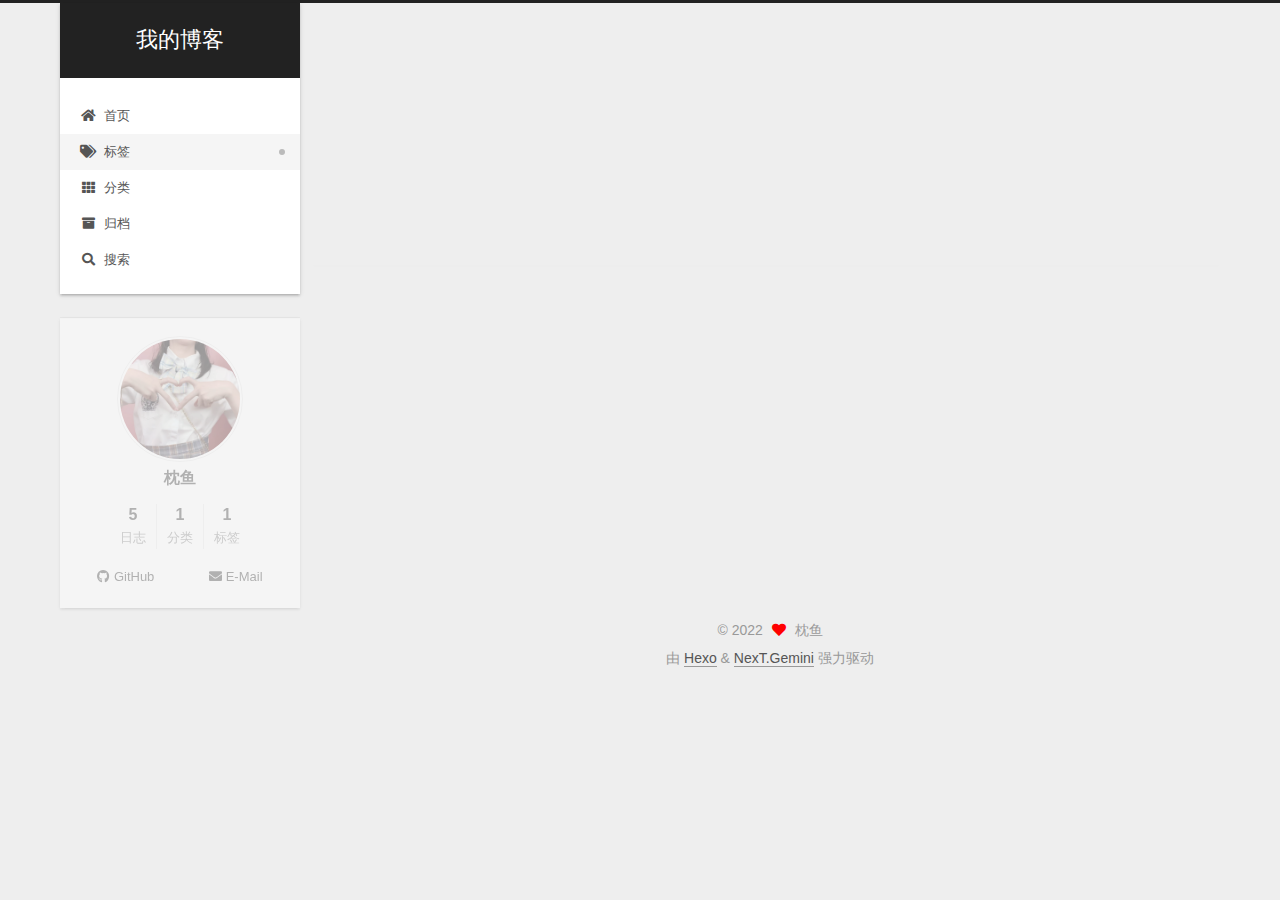
<file: tags/index.html>
<!DOCTYPE html>
<html lang="zh-Hans">
<head>
  <meta charset="UTF-8">
<meta name="viewport" content="width=device-width, initial-scale=1, maximum-scale=2">
<meta name="theme-color" content="#222">
<meta name="generator" content="Hexo 6.2.0">
  <link rel="apple-touch-icon" sizes="180x180" href="/images/apple-touch-icon-next.png">
  <link rel="icon" type="image/png" sizes="32x32" href="/images/favicon-32x32-next.png">
  <link rel="icon" type="image/png" sizes="16x16" href="/images/favicon-16x16-next.png">
  <link rel="mask-icon" href="/images/logo.svg" color="#222">

<link rel="stylesheet" href="/css/main.css">


<link rel="stylesheet" href="/lib/font-awesome/css/all.min.css">

<script id="hexo-configurations">
    var NexT = window.NexT || {};
    var CONFIG = {"hostname":"example.com","root":"/","scheme":"Gemini","version":"7.8.0","exturl":false,"sidebar":{"position":"left","display":"post","padding":18,"offset":12,"onmobile":false},"copycode":{"enable":false,"show_result":false,"style":null},"back2top":{"enable":true,"sidebar":false,"scrollpercent":false},"bookmark":{"enable":false,"color":"#222","save":"auto"},"fancybox":false,"mediumzoom":false,"lazyload":false,"pangu":false,"comments":{"style":"tabs","active":null,"storage":true,"lazyload":false,"nav":null},"algolia":{"hits":{"per_page":10},"labels":{"input_placeholder":"Search for Posts","hits_empty":"We didn't find any results for the search: ${query}","hits_stats":"${hits} results found in ${time} ms"}},"localsearch":{"enable":true,"trigger":"auto","top_n_per_article":1,"unescape":false,"preload":false},"motion":{"enable":true,"async":false,"transition":{"post_block":"fadeIn","post_header":"slideDownIn","post_body":"slideDownIn","coll_header":"slideLeftIn","sidebar":"slideUpIn"}},"path":"search.xml"};
  </script>

  <meta property="og:type" content="website">
<meta property="og:title" content="标签">
<meta property="og:url" content="http://example.com/tags/index.html">
<meta property="og:site_name" content="我的博客">
<meta property="og:locale">
<meta property="article:published_time" content="2022-05-31T08:26:51.000Z">
<meta property="article:modified_time" content="2022-05-31T08:29:39.101Z">
<meta property="article:author" content="枕鱼">
<meta name="twitter:card" content="summary">

<link rel="canonical" href="http://example.com/tags/">


<script id="page-configurations">
  // https://hexo.io/docs/variables.html
  CONFIG.page = {
    sidebar: "",
    isHome : false,
    isPost : false,
    lang   : 'zh-Hans'
  };
</script>

  <title>标签 | 我的博客
</title>
  






  <noscript>
  <style>
  .use-motion .brand,
  .use-motion .menu-item,
  .sidebar-inner,
  .use-motion .post-block,
  .use-motion .pagination,
  .use-motion .comments,
  .use-motion .post-header,
  .use-motion .post-body,
  .use-motion .collection-header { opacity: initial; }

  .use-motion .site-title,
  .use-motion .site-subtitle {
    opacity: initial;
    top: initial;
  }

  .use-motion .logo-line-before i { left: initial; }
  .use-motion .logo-line-after i { right: initial; }
  </style>
</noscript>

</head>

<body itemscope itemtype="http://schema.org/WebPage">
  <div class="container use-motion">
    <div class="headband"></div>

    <header class="header" itemscope itemtype="http://schema.org/WPHeader">
      <div class="header-inner"><div class="site-brand-container">
  <div class="site-nav-toggle">
    <div class="toggle" aria-label="切换导航栏">
      <span class="toggle-line toggle-line-first"></span>
      <span class="toggle-line toggle-line-middle"></span>
      <span class="toggle-line toggle-line-last"></span>
    </div>
  </div>

  <div class="site-meta">

    <a href="/" class="brand" rel="start">
      <span class="logo-line-before"><i></i></span>
      <h1 class="site-title">我的博客</h1>
      <span class="logo-line-after"><i></i></span>
    </a>
  </div>

  <div class="site-nav-right">
    <div class="toggle popup-trigger">
        <i class="fa fa-search fa-fw fa-lg"></i>
    </div>
  </div>
</div>




<nav class="site-nav">
  <ul id="menu" class="main-menu menu">
        <li class="menu-item menu-item-home">

    <a href="/" rel="section"><i class="fa fa-home fa-fw"></i>首页</a>

  </li>
        <li class="menu-item menu-item-tags">

    <a href="/tags/" rel="section"><i class="fa fa-tags fa-fw"></i>标签</a>

  </li>
        <li class="menu-item menu-item-categories">

    <a href="/categories/" rel="section"><i class="fa fa-th fa-fw"></i>分类</a>

  </li>
        <li class="menu-item menu-item-archives">

    <a href="/archives/" rel="section"><i class="fa fa-archive fa-fw"></i>归档</a>

  </li>
      <li class="menu-item menu-item-search">
        <a role="button" class="popup-trigger"><i class="fa fa-search fa-fw"></i>搜索
        </a>
      </li>
  </ul>
</nav>



  <div class="search-pop-overlay">
    <div class="popup search-popup">
        <div class="search-header">
  <span class="search-icon">
    <i class="fa fa-search"></i>
  </span>
  <div class="search-input-container">
    <input autocomplete="off" autocapitalize="off"
           placeholder="搜索..." spellcheck="false"
           type="search" class="search-input">
  </div>
  <span class="popup-btn-close">
    <i class="fa fa-times-circle"></i>
  </span>
</div>
<div id="search-result">
  <div id="no-result">
    <i class="fa fa-spinner fa-pulse fa-5x fa-fw"></i>
  </div>
</div>

    </div>
  </div>

</div>
    </header>

    
  <div class="back-to-top">
    <i class="fa fa-arrow-up"></i>
    <span>0%</span>
  </div>


    <main class="main">
      <div class="main-inner">
        <div class="content-wrap">
          
  
  

          <div class="content page posts-expand">
            

    
    
    
    <div class="post-block" lang="zh-Hans">
      <header class="post-header">

<h1 class="post-title" itemprop="name headline">标签
</h1>

<div class="post-meta">
  

</div>

</header>

      
      
      
      <div class="post-body">
          <div class="tag-cloud">
            <div class="tag-cloud-title">
              目前共计 1 个标签
            </div>
            <div class="tag-cloud-tags">
              <a href="/tags/spark%E4%BD%9C%E4%B8%9A/" style="font-size: 12px; color: #ccc">spark作业</a>
            </div>
          </div>
        
      </div>
      
      
      
    </div>
    

    
    
    


          </div>
          

<script>
  window.addEventListener('tabs:register', () => {
    let { activeClass } = CONFIG.comments;
    if (CONFIG.comments.storage) {
      activeClass = localStorage.getItem('comments_active') || activeClass;
    }
    if (activeClass) {
      let activeTab = document.querySelector(`a[href="#comment-${activeClass}"]`);
      if (activeTab) {
        activeTab.click();
      }
    }
  });
  if (CONFIG.comments.storage) {
    window.addEventListener('tabs:click', event => {
      if (!event.target.matches('.tabs-comment .tab-content .tab-pane')) return;
      let commentClass = event.target.classList[1];
      localStorage.setItem('comments_active', commentClass);
    });
  }
</script>

        </div>
          
  
  <div class="toggle sidebar-toggle">
    <span class="toggle-line toggle-line-first"></span>
    <span class="toggle-line toggle-line-middle"></span>
    <span class="toggle-line toggle-line-last"></span>
  </div>

  <aside class="sidebar">
    <div class="sidebar-inner">

      <ul class="sidebar-nav motion-element">
        <li class="sidebar-nav-toc">
          文章目录
        </li>
        <li class="sidebar-nav-overview">
          站点概览
        </li>
      </ul>

      <!--noindex-->
      <div class="post-toc-wrap sidebar-panel">
      </div>
      <!--/noindex-->

      <div class="site-overview-wrap sidebar-panel">
        <div class="site-author motion-element" itemprop="author" itemscope itemtype="http://schema.org/Person">
    <img class="site-author-image" itemprop="image" alt="枕鱼"
      src="/images/yuyu.jpg">
  <p class="site-author-name" itemprop="name">枕鱼</p>
  <div class="site-description" itemprop="description"></div>
</div>
<div class="site-state-wrap motion-element">
  <nav class="site-state">
      <div class="site-state-item site-state-posts">
          <a href="/archives/">
        
          <span class="site-state-item-count">5</span>
          <span class="site-state-item-name">日志</span>
        </a>
      </div>
      <div class="site-state-item site-state-categories">
            <a href="/categories/">
          
        <span class="site-state-item-count">1</span>
        <span class="site-state-item-name">分类</span></a>
      </div>
      <div class="site-state-item site-state-tags">
            <a href="/tags/">
          
        <span class="site-state-item-count">1</span>
        <span class="site-state-item-name">标签</span></a>
      </div>
  </nav>
</div>
  <div class="links-of-author motion-element">
      <span class="links-of-author-item">
        <a href="https://github.com/yuyubaobeidan" title="GitHub → https:&#x2F;&#x2F;github.com&#x2F;yuyubaobeidan" rel="noopener" target="_blank"><i class="fab fa-github fa-fw"></i>GitHub</a>
      </span>
      <span class="links-of-author-item">
        <a href="mailto:1848960105@qq.com" title="E-Mail → mailto:1848960105@qq.com" rel="noopener" target="_blank"><i class="fa fa-envelope fa-fw"></i>E-Mail</a>
      </span>
  </div>



      </div>

    </div>
  </aside>
  <div id="sidebar-dimmer"></div>


      </div>
    </main>

    <footer class="footer">
      <div class="footer-inner">
        

        

<div class="copyright">
  
  &copy; 
  <span itemprop="copyrightYear">2022</span>
  <span class="with-love">
    <i class="fa fa-heart"></i>
  </span>
  <span class="author" itemprop="copyrightHolder">枕鱼</span>
</div>
  <div class="powered-by">由 <a href="https://hexo.io/" class="theme-link" rel="noopener" target="_blank">Hexo</a> & <a href="https://theme-next.org/" class="theme-link" rel="noopener" target="_blank">NexT.Gemini</a> 强力驱动
  </div>

        








      </div>
    </footer>
  </div>

  
  <script src="/lib/anime.min.js"></script>
  <script src="/lib/velocity/velocity.min.js"></script>
  <script src="/lib/velocity/velocity.ui.min.js"></script>

<script src="/js/utils.js"></script>

<script src="/js/motion.js"></script>


<script src="/js/schemes/pisces.js"></script>


<script src="/js/next-boot.js"></script>




  




  
<script src="/js/local-search.js"></script>













  

  

</body>
</html>
</file>
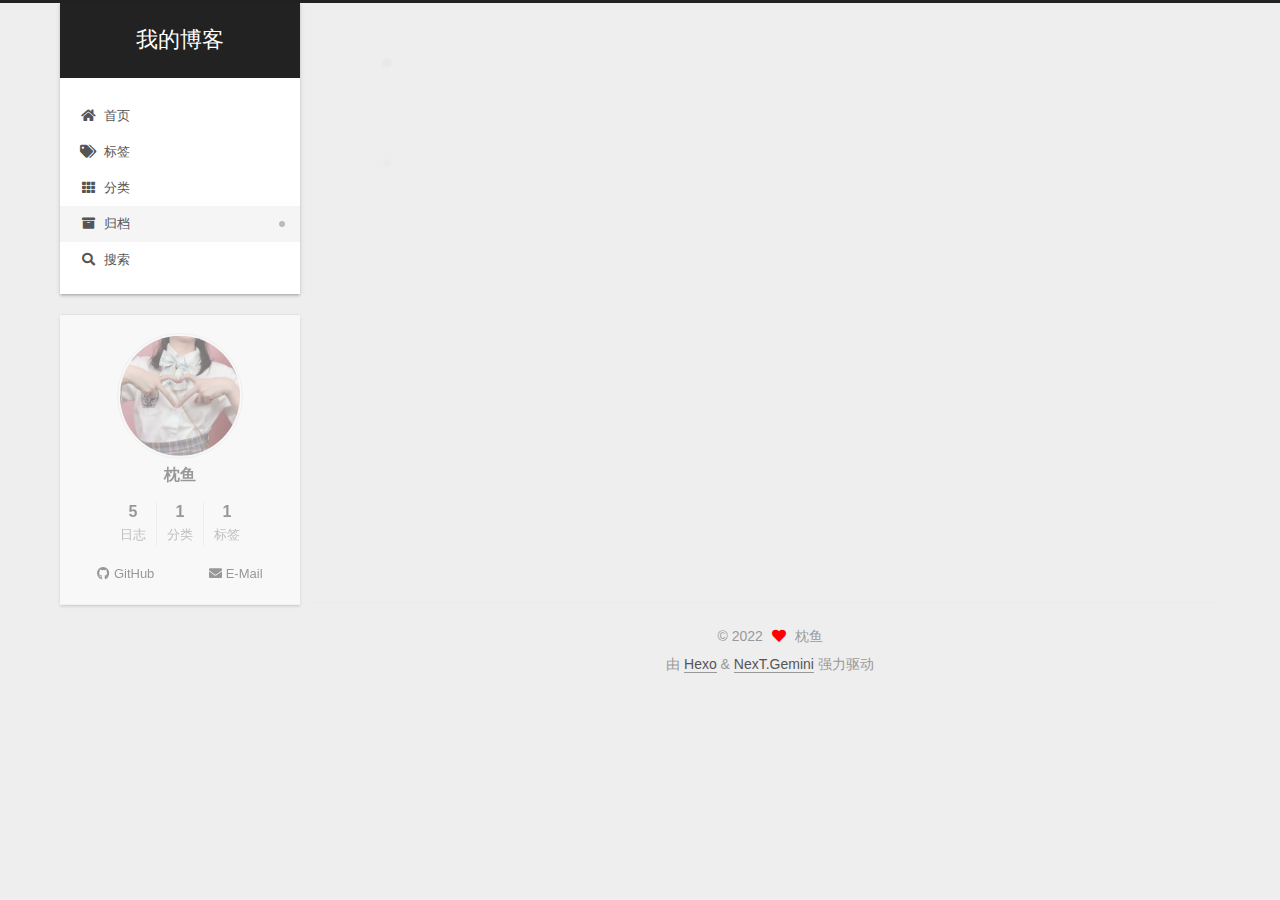
<file: archives/2022/index.html>
<!DOCTYPE html>
<html lang="zh-Hans">
<head>
  <meta charset="UTF-8">
<meta name="viewport" content="width=device-width, initial-scale=1, maximum-scale=2">
<meta name="theme-color" content="#222">
<meta name="generator" content="Hexo 6.2.0">
  <link rel="apple-touch-icon" sizes="180x180" href="/images/apple-touch-icon-next.png">
  <link rel="icon" type="image/png" sizes="32x32" href="/images/favicon-32x32-next.png">
  <link rel="icon" type="image/png" sizes="16x16" href="/images/favicon-16x16-next.png">
  <link rel="mask-icon" href="/images/logo.svg" color="#222">

<link rel="stylesheet" href="/css/main.css">


<link rel="stylesheet" href="/lib/font-awesome/css/all.min.css">

<script id="hexo-configurations">
    var NexT = window.NexT || {};
    var CONFIG = {"hostname":"example.com","root":"/","scheme":"Gemini","version":"7.8.0","exturl":false,"sidebar":{"position":"left","display":"post","padding":18,"offset":12,"onmobile":false},"copycode":{"enable":false,"show_result":false,"style":null},"back2top":{"enable":true,"sidebar":false,"scrollpercent":false},"bookmark":{"enable":false,"color":"#222","save":"auto"},"fancybox":false,"mediumzoom":false,"lazyload":false,"pangu":false,"comments":{"style":"tabs","active":null,"storage":true,"lazyload":false,"nav":null},"algolia":{"hits":{"per_page":10},"labels":{"input_placeholder":"Search for Posts","hits_empty":"We didn't find any results for the search: ${query}","hits_stats":"${hits} results found in ${time} ms"}},"localsearch":{"enable":true,"trigger":"auto","top_n_per_article":1,"unescape":false,"preload":false},"motion":{"enable":true,"async":false,"transition":{"post_block":"fadeIn","post_header":"slideDownIn","post_body":"slideDownIn","coll_header":"slideLeftIn","sidebar":"slideUpIn"}},"path":"search.xml"};
  </script>

  <meta property="og:type" content="website">
<meta property="og:title" content="我的博客">
<meta property="og:url" content="http://example.com/archives/2022/index.html">
<meta property="og:site_name" content="我的博客">
<meta property="og:locale">
<meta property="article:author" content="枕鱼">
<meta name="twitter:card" content="summary">

<link rel="canonical" href="http://example.com/archives/2022/">


<script id="page-configurations">
  // https://hexo.io/docs/variables.html
  CONFIG.page = {
    sidebar: "",
    isHome : false,
    isPost : false,
    lang   : 'zh-Hans'
  };
</script>

  <title>归档 | 我的博客</title>
  






  <noscript>
  <style>
  .use-motion .brand,
  .use-motion .menu-item,
  .sidebar-inner,
  .use-motion .post-block,
  .use-motion .pagination,
  .use-motion .comments,
  .use-motion .post-header,
  .use-motion .post-body,
  .use-motion .collection-header { opacity: initial; }

  .use-motion .site-title,
  .use-motion .site-subtitle {
    opacity: initial;
    top: initial;
  }

  .use-motion .logo-line-before i { left: initial; }
  .use-motion .logo-line-after i { right: initial; }
  </style>
</noscript>

</head>

<body itemscope itemtype="http://schema.org/WebPage">
  <div class="container use-motion">
    <div class="headband"></div>

    <header class="header" itemscope itemtype="http://schema.org/WPHeader">
      <div class="header-inner"><div class="site-brand-container">
  <div class="site-nav-toggle">
    <div class="toggle" aria-label="切换导航栏">
      <span class="toggle-line toggle-line-first"></span>
      <span class="toggle-line toggle-line-middle"></span>
      <span class="toggle-line toggle-line-last"></span>
    </div>
  </div>

  <div class="site-meta">

    <a href="/" class="brand" rel="start">
      <span class="logo-line-before"><i></i></span>
      <h1 class="site-title">我的博客</h1>
      <span class="logo-line-after"><i></i></span>
    </a>
  </div>

  <div class="site-nav-right">
    <div class="toggle popup-trigger">
        <i class="fa fa-search fa-fw fa-lg"></i>
    </div>
  </div>
</div>




<nav class="site-nav">
  <ul id="menu" class="main-menu menu">
        <li class="menu-item menu-item-home">

    <a href="/" rel="section"><i class="fa fa-home fa-fw"></i>首页</a>

  </li>
        <li class="menu-item menu-item-tags">

    <a href="/tags/" rel="section"><i class="fa fa-tags fa-fw"></i>标签</a>

  </li>
        <li class="menu-item menu-item-categories">

    <a href="/categories/" rel="section"><i class="fa fa-th fa-fw"></i>分类</a>

  </li>
        <li class="menu-item menu-item-archives">

    <a href="/archives/" rel="section"><i class="fa fa-archive fa-fw"></i>归档</a>

  </li>
      <li class="menu-item menu-item-search">
        <a role="button" class="popup-trigger"><i class="fa fa-search fa-fw"></i>搜索
        </a>
      </li>
  </ul>
</nav>



  <div class="search-pop-overlay">
    <div class="popup search-popup">
        <div class="search-header">
  <span class="search-icon">
    <i class="fa fa-search"></i>
  </span>
  <div class="search-input-container">
    <input autocomplete="off" autocapitalize="off"
           placeholder="搜索..." spellcheck="false"
           type="search" class="search-input">
  </div>
  <span class="popup-btn-close">
    <i class="fa fa-times-circle"></i>
  </span>
</div>
<div id="search-result">
  <div id="no-result">
    <i class="fa fa-spinner fa-pulse fa-5x fa-fw"></i>
  </div>
</div>

    </div>
  </div>

</div>
    </header>

    
  <div class="back-to-top">
    <i class="fa fa-arrow-up"></i>
    <span>0%</span>
  </div>


    <main class="main">
      <div class="main-inner">
        <div class="content-wrap">
          

          <div class="content archive">
            

  
  
  
  <div class="post-block">
    <div class="posts-collapse">
      <div class="collection-title">
        <span class="collection-header">嗯..! 目前共计 5 篇日志。 继续努力。</span>
      </div>

      
    <div class="collection-year">
      <span class="collection-header">2022</span>
    </div>

  <article itemscope itemtype="http://schema.org/Article">
    <header class="post-header">

      <div class="post-meta">
        <time itemprop="dateCreated"
              datetime="2022-05-31T16:30:50+08:00"
              content="2022-05-31">
          05-31
        </time>
      </div>

      <div class="post-title">
          <a class="post-title-link" href="/2022/05/31/categories/" itemprop="url">
            <span itemprop="name">首页</span>
          </a>
      </div>

    </header>
  </article>

  <article itemscope itemtype="http://schema.org/Article">
    <header class="post-header">

      <div class="post-meta">
        <time itemprop="dateCreated"
              datetime="2022-05-30T17:13:46+08:00"
              content="2022-05-30">
          05-30
        </time>
      </div>

      <div class="post-title">
          <a class="post-title-link" href="/2022/05/30/hello-world/" itemprop="url">
            <span itemprop="name">Hello World</span>
          </a>
      </div>

    </header>
  </article>

  <article itemscope itemtype="http://schema.org/Article">
    <header class="post-header">

      <div class="post-meta">
        <time itemprop="dateCreated"
              datetime="2022-05-22T16:18:57+08:00"
              content="2022-05-22">
          05-22
        </time>
      </div>

      <div class="post-title">
          <a class="post-title-link" href="/2022/05/22/spark2/" itemprop="url">
            <span itemprop="name">《spark基础环境配置》</span>
          </a>
      </div>

    </header>
  </article>

  <article itemscope itemtype="http://schema.org/Article">
    <header class="post-header">

      <div class="post-meta">
        <time itemprop="dateCreated"
              datetime="2022-05-22T16:18:57+08:00"
              content="2022-05-22">
          05-22
        </time>
      </div>

      <div class="post-title">
          <a class="post-title-link" href="/2022/05/22/spark1/" itemprop="url">
            <span itemprop="name">《Spark local& stand-alone配置》</span>
          </a>
      </div>

    </header>
  </article>

  <article itemscope itemtype="http://schema.org/Article">
    <header class="post-header">

      <div class="post-meta">
        <time itemprop="dateCreated"
              datetime="2022-05-22T16:18:57+08:00"
              content="2022-05-22">
          05-22
        </time>
      </div>

      <div class="post-title">
          <a class="post-title-link" href="/2022/05/22/spark3/" itemprop="url">
            <span itemprop="name">《Spark HA & Yarn配置》</span>
          </a>
      </div>

    </header>
  </article>


    </div>
  </div>
  
  
  

  



          </div>
          

<script>
  window.addEventListener('tabs:register', () => {
    let { activeClass } = CONFIG.comments;
    if (CONFIG.comments.storage) {
      activeClass = localStorage.getItem('comments_active') || activeClass;
    }
    if (activeClass) {
      let activeTab = document.querySelector(`a[href="#comment-${activeClass}"]`);
      if (activeTab) {
        activeTab.click();
      }
    }
  });
  if (CONFIG.comments.storage) {
    window.addEventListener('tabs:click', event => {
      if (!event.target.matches('.tabs-comment .tab-content .tab-pane')) return;
      let commentClass = event.target.classList[1];
      localStorage.setItem('comments_active', commentClass);
    });
  }
</script>

        </div>
          
  
  <div class="toggle sidebar-toggle">
    <span class="toggle-line toggle-line-first"></span>
    <span class="toggle-line toggle-line-middle"></span>
    <span class="toggle-line toggle-line-last"></span>
  </div>

  <aside class="sidebar">
    <div class="sidebar-inner">

      <ul class="sidebar-nav motion-element">
        <li class="sidebar-nav-toc">
          文章目录
        </li>
        <li class="sidebar-nav-overview">
          站点概览
        </li>
      </ul>

      <!--noindex-->
      <div class="post-toc-wrap sidebar-panel">
      </div>
      <!--/noindex-->

      <div class="site-overview-wrap sidebar-panel">
        <div class="site-author motion-element" itemprop="author" itemscope itemtype="http://schema.org/Person">
    <img class="site-author-image" itemprop="image" alt="枕鱼"
      src="/images/yuyu.jpg">
  <p class="site-author-name" itemprop="name">枕鱼</p>
  <div class="site-description" itemprop="description"></div>
</div>
<div class="site-state-wrap motion-element">
  <nav class="site-state">
      <div class="site-state-item site-state-posts">
          <a href="/archives/">
        
          <span class="site-state-item-count">5</span>
          <span class="site-state-item-name">日志</span>
        </a>
      </div>
      <div class="site-state-item site-state-categories">
            <a href="/categories/">
          
        <span class="site-state-item-count">1</span>
        <span class="site-state-item-name">分类</span></a>
      </div>
      <div class="site-state-item site-state-tags">
            <a href="/tags/">
          
        <span class="site-state-item-count">1</span>
        <span class="site-state-item-name">标签</span></a>
      </div>
  </nav>
</div>
  <div class="links-of-author motion-element">
      <span class="links-of-author-item">
        <a href="https://github.com/yuyubaobeidan" title="GitHub → https:&#x2F;&#x2F;github.com&#x2F;yuyubaobeidan" rel="noopener" target="_blank"><i class="fab fa-github fa-fw"></i>GitHub</a>
      </span>
      <span class="links-of-author-item">
        <a href="mailto:1848960105@qq.com" title="E-Mail → mailto:1848960105@qq.com" rel="noopener" target="_blank"><i class="fa fa-envelope fa-fw"></i>E-Mail</a>
      </span>
  </div>



      </div>

    </div>
  </aside>
  <div id="sidebar-dimmer"></div>


      </div>
    </main>

    <footer class="footer">
      <div class="footer-inner">
        

        

<div class="copyright">
  
  &copy; 
  <span itemprop="copyrightYear">2022</span>
  <span class="with-love">
    <i class="fa fa-heart"></i>
  </span>
  <span class="author" itemprop="copyrightHolder">枕鱼</span>
</div>
  <div class="powered-by">由 <a href="https://hexo.io/" class="theme-link" rel="noopener" target="_blank">Hexo</a> & <a href="https://theme-next.org/" class="theme-link" rel="noopener" target="_blank">NexT.Gemini</a> 强力驱动
  </div>

        








      </div>
    </footer>
  </div>

  
  <script src="/lib/anime.min.js"></script>
  <script src="/lib/velocity/velocity.min.js"></script>
  <script src="/lib/velocity/velocity.ui.min.js"></script>

<script src="/js/utils.js"></script>

<script src="/js/motion.js"></script>


<script src="/js/schemes/pisces.js"></script>


<script src="/js/next-boot.js"></script>




  




  
<script src="/js/local-search.js"></script>













  

  

</body>
</html>
</file>
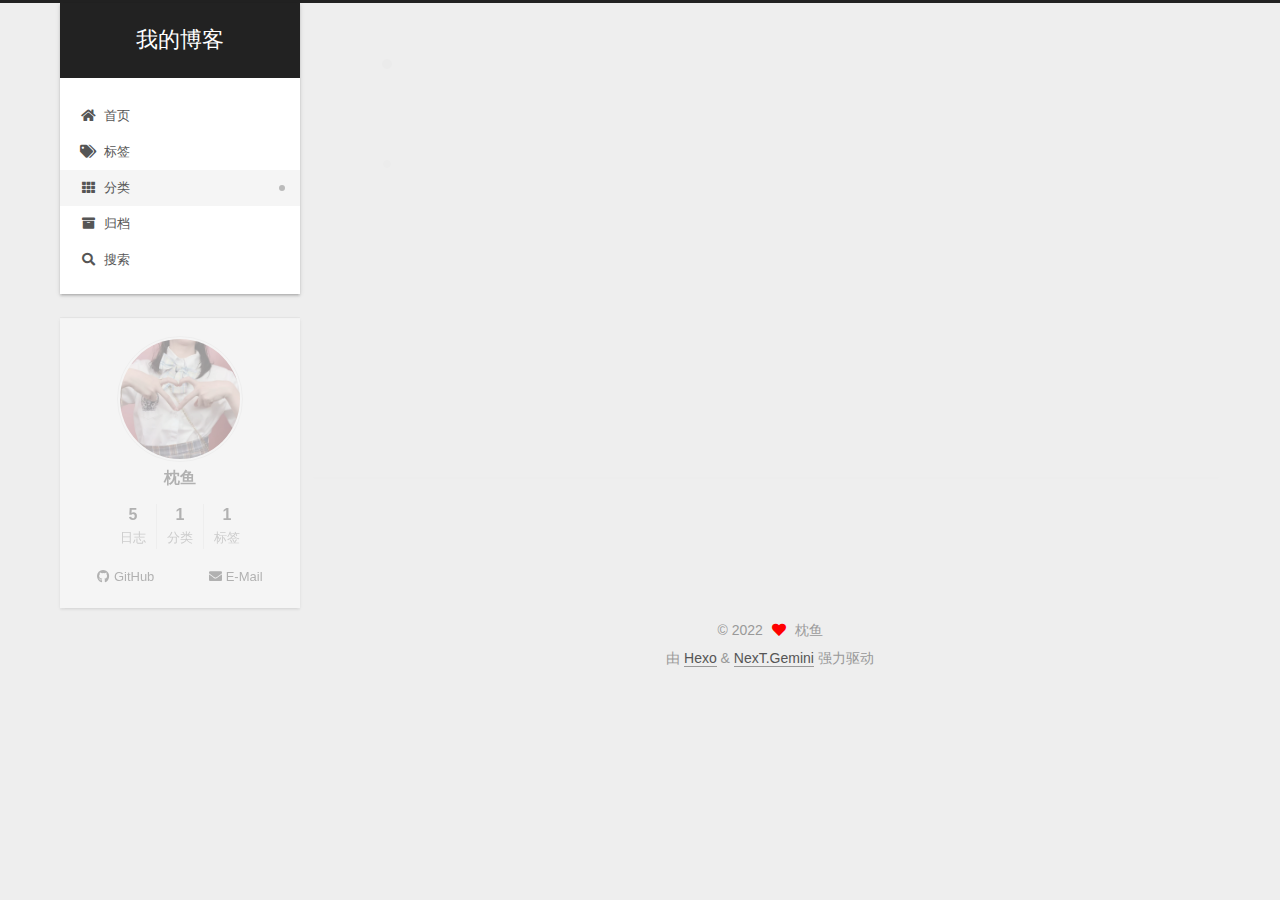
<file: categories/学习分享/index.html>
<!DOCTYPE html>
<html lang="zh-Hans">
<head>
  <meta charset="UTF-8">
<meta name="viewport" content="width=device-width, initial-scale=1, maximum-scale=2">
<meta name="theme-color" content="#222">
<meta name="generator" content="Hexo 6.2.0">
  <link rel="apple-touch-icon" sizes="180x180" href="/images/apple-touch-icon-next.png">
  <link rel="icon" type="image/png" sizes="32x32" href="/images/favicon-32x32-next.png">
  <link rel="icon" type="image/png" sizes="16x16" href="/images/favicon-16x16-next.png">
  <link rel="mask-icon" href="/images/logo.svg" color="#222">

<link rel="stylesheet" href="/css/main.css">


<link rel="stylesheet" href="/lib/font-awesome/css/all.min.css">

<script id="hexo-configurations">
    var NexT = window.NexT || {};
    var CONFIG = {"hostname":"example.com","root":"/","scheme":"Gemini","version":"7.8.0","exturl":false,"sidebar":{"position":"left","display":"post","padding":18,"offset":12,"onmobile":false},"copycode":{"enable":false,"show_result":false,"style":null},"back2top":{"enable":true,"sidebar":false,"scrollpercent":false},"bookmark":{"enable":false,"color":"#222","save":"auto"},"fancybox":false,"mediumzoom":false,"lazyload":false,"pangu":false,"comments":{"style":"tabs","active":null,"storage":true,"lazyload":false,"nav":null},"algolia":{"hits":{"per_page":10},"labels":{"input_placeholder":"Search for Posts","hits_empty":"We didn't find any results for the search: ${query}","hits_stats":"${hits} results found in ${time} ms"}},"localsearch":{"enable":true,"trigger":"auto","top_n_per_article":1,"unescape":false,"preload":false},"motion":{"enable":true,"async":false,"transition":{"post_block":"fadeIn","post_header":"slideDownIn","post_body":"slideDownIn","coll_header":"slideLeftIn","sidebar":"slideUpIn"}},"path":"search.xml"};
  </script>

  <meta property="og:type" content="website">
<meta property="og:title" content="我的博客">
<meta property="og:url" content="http://example.com/categories/%E5%AD%A6%E4%B9%A0%E5%88%86%E4%BA%AB/index.html">
<meta property="og:site_name" content="我的博客">
<meta property="og:locale">
<meta property="article:author" content="枕鱼">
<meta name="twitter:card" content="summary">

<link rel="canonical" href="http://example.com/categories/%E5%AD%A6%E4%B9%A0%E5%88%86%E4%BA%AB/">


<script id="page-configurations">
  // https://hexo.io/docs/variables.html
  CONFIG.page = {
    sidebar: "",
    isHome : false,
    isPost : false,
    lang   : 'zh-Hans'
  };
</script>

  <title>分类: 学习分享 | 我的博客</title>
  






  <noscript>
  <style>
  .use-motion .brand,
  .use-motion .menu-item,
  .sidebar-inner,
  .use-motion .post-block,
  .use-motion .pagination,
  .use-motion .comments,
  .use-motion .post-header,
  .use-motion .post-body,
  .use-motion .collection-header { opacity: initial; }

  .use-motion .site-title,
  .use-motion .site-subtitle {
    opacity: initial;
    top: initial;
  }

  .use-motion .logo-line-before i { left: initial; }
  .use-motion .logo-line-after i { right: initial; }
  </style>
</noscript>

</head>

<body itemscope itemtype="http://schema.org/WebPage">
  <div class="container use-motion">
    <div class="headband"></div>

    <header class="header" itemscope itemtype="http://schema.org/WPHeader">
      <div class="header-inner"><div class="site-brand-container">
  <div class="site-nav-toggle">
    <div class="toggle" aria-label="切换导航栏">
      <span class="toggle-line toggle-line-first"></span>
      <span class="toggle-line toggle-line-middle"></span>
      <span class="toggle-line toggle-line-last"></span>
    </div>
  </div>

  <div class="site-meta">

    <a href="/" class="brand" rel="start">
      <span class="logo-line-before"><i></i></span>
      <h1 class="site-title">我的博客</h1>
      <span class="logo-line-after"><i></i></span>
    </a>
  </div>

  <div class="site-nav-right">
    <div class="toggle popup-trigger">
        <i class="fa fa-search fa-fw fa-lg"></i>
    </div>
  </div>
</div>




<nav class="site-nav">
  <ul id="menu" class="main-menu menu">
        <li class="menu-item menu-item-home">

    <a href="/" rel="section"><i class="fa fa-home fa-fw"></i>首页</a>

  </li>
        <li class="menu-item menu-item-tags">

    <a href="/tags/" rel="section"><i class="fa fa-tags fa-fw"></i>标签</a>

  </li>
        <li class="menu-item menu-item-categories">

    <a href="/categories/" rel="section"><i class="fa fa-th fa-fw"></i>分类</a>

  </li>
        <li class="menu-item menu-item-archives">

    <a href="/archives/" rel="section"><i class="fa fa-archive fa-fw"></i>归档</a>

  </li>
      <li class="menu-item menu-item-search">
        <a role="button" class="popup-trigger"><i class="fa fa-search fa-fw"></i>搜索
        </a>
      </li>
  </ul>
</nav>



  <div class="search-pop-overlay">
    <div class="popup search-popup">
        <div class="search-header">
  <span class="search-icon">
    <i class="fa fa-search"></i>
  </span>
  <div class="search-input-container">
    <input autocomplete="off" autocapitalize="off"
           placeholder="搜索..." spellcheck="false"
           type="search" class="search-input">
  </div>
  <span class="popup-btn-close">
    <i class="fa fa-times-circle"></i>
  </span>
</div>
<div id="search-result">
  <div id="no-result">
    <i class="fa fa-spinner fa-pulse fa-5x fa-fw"></i>
  </div>
</div>

    </div>
  </div>

</div>
    </header>

    
  <div class="back-to-top">
    <i class="fa fa-arrow-up"></i>
    <span>0%</span>
  </div>


    <main class="main">
      <div class="main-inner">
        <div class="content-wrap">
          

          <div class="content category">
            

  
  
  
  <div class="post-block">
    <div class="posts-collapse">
      <div class="collection-title">
        <h2 class="collection-header">学习分享
          <small>分类</small>
        </h2>
      </div>

      
    <div class="collection-year">
      <span class="collection-header">2022</span>
    </div>

  <article itemscope itemtype="http://schema.org/Article">
    <header class="post-header">

      <div class="post-meta">
        <time itemprop="dateCreated"
              datetime="2022-05-22T16:18:57+08:00"
              content="2022-05-22">
          05-22
        </time>
      </div>

      <div class="post-title">
          <a class="post-title-link" href="/2022/05/22/spark2/" itemprop="url">
            <span itemprop="name">《spark基础环境配置》</span>
          </a>
      </div>

    </header>
  </article>

  <article itemscope itemtype="http://schema.org/Article">
    <header class="post-header">

      <div class="post-meta">
        <time itemprop="dateCreated"
              datetime="2022-05-22T16:18:57+08:00"
              content="2022-05-22">
          05-22
        </time>
      </div>

      <div class="post-title">
          <a class="post-title-link" href="/2022/05/22/spark1/" itemprop="url">
            <span itemprop="name">《Spark local& stand-alone配置》</span>
          </a>
      </div>

    </header>
  </article>

  <article itemscope itemtype="http://schema.org/Article">
    <header class="post-header">

      <div class="post-meta">
        <time itemprop="dateCreated"
              datetime="2022-05-22T16:18:57+08:00"
              content="2022-05-22">
          05-22
        </time>
      </div>

      <div class="post-title">
          <a class="post-title-link" href="/2022/05/22/spark3/" itemprop="url">
            <span itemprop="name">《Spark HA & Yarn配置》</span>
          </a>
      </div>

    </header>
  </article>

    </div>
  </div>
  
  
  

  



          </div>
          

<script>
  window.addEventListener('tabs:register', () => {
    let { activeClass } = CONFIG.comments;
    if (CONFIG.comments.storage) {
      activeClass = localStorage.getItem('comments_active') || activeClass;
    }
    if (activeClass) {
      let activeTab = document.querySelector(`a[href="#comment-${activeClass}"]`);
      if (activeTab) {
        activeTab.click();
      }
    }
  });
  if (CONFIG.comments.storage) {
    window.addEventListener('tabs:click', event => {
      if (!event.target.matches('.tabs-comment .tab-content .tab-pane')) return;
      let commentClass = event.target.classList[1];
      localStorage.setItem('comments_active', commentClass);
    });
  }
</script>

        </div>
          
  
  <div class="toggle sidebar-toggle">
    <span class="toggle-line toggle-line-first"></span>
    <span class="toggle-line toggle-line-middle"></span>
    <span class="toggle-line toggle-line-last"></span>
  </div>

  <aside class="sidebar">
    <div class="sidebar-inner">

      <ul class="sidebar-nav motion-element">
        <li class="sidebar-nav-toc">
          文章目录
        </li>
        <li class="sidebar-nav-overview">
          站点概览
        </li>
      </ul>

      <!--noindex-->
      <div class="post-toc-wrap sidebar-panel">
      </div>
      <!--/noindex-->

      <div class="site-overview-wrap sidebar-panel">
        <div class="site-author motion-element" itemprop="author" itemscope itemtype="http://schema.org/Person">
    <img class="site-author-image" itemprop="image" alt="枕鱼"
      src="/images/yuyu.jpg">
  <p class="site-author-name" itemprop="name">枕鱼</p>
  <div class="site-description" itemprop="description"></div>
</div>
<div class="site-state-wrap motion-element">
  <nav class="site-state">
      <div class="site-state-item site-state-posts">
          <a href="/archives/">
        
          <span class="site-state-item-count">5</span>
          <span class="site-state-item-name">日志</span>
        </a>
      </div>
      <div class="site-state-item site-state-categories">
            <a href="/categories/">
          
        <span class="site-state-item-count">1</span>
        <span class="site-state-item-name">分类</span></a>
      </div>
      <div class="site-state-item site-state-tags">
            <a href="/tags/">
          
        <span class="site-state-item-count">1</span>
        <span class="site-state-item-name">标签</span></a>
      </div>
  </nav>
</div>
  <div class="links-of-author motion-element">
      <span class="links-of-author-item">
        <a href="https://github.com/yuyubaobeidan" title="GitHub → https:&#x2F;&#x2F;github.com&#x2F;yuyubaobeidan" rel="noopener" target="_blank"><i class="fab fa-github fa-fw"></i>GitHub</a>
      </span>
      <span class="links-of-author-item">
        <a href="mailto:1848960105@qq.com" title="E-Mail → mailto:1848960105@qq.com" rel="noopener" target="_blank"><i class="fa fa-envelope fa-fw"></i>E-Mail</a>
      </span>
  </div>



      </div>

    </div>
  </aside>
  <div id="sidebar-dimmer"></div>


      </div>
    </main>

    <footer class="footer">
      <div class="footer-inner">
        

        

<div class="copyright">
  
  &copy; 
  <span itemprop="copyrightYear">2022</span>
  <span class="with-love">
    <i class="fa fa-heart"></i>
  </span>
  <span class="author" itemprop="copyrightHolder">枕鱼</span>
</div>
  <div class="powered-by">由 <a href="https://hexo.io/" class="theme-link" rel="noopener" target="_blank">Hexo</a> & <a href="https://theme-next.org/" class="theme-link" rel="noopener" target="_blank">NexT.Gemini</a> 强力驱动
  </div>

        








      </div>
    </footer>
  </div>

  
  <script src="/lib/anime.min.js"></script>
  <script src="/lib/velocity/velocity.min.js"></script>
  <script src="/lib/velocity/velocity.ui.min.js"></script>

<script src="/js/utils.js"></script>

<script src="/js/motion.js"></script>


<script src="/js/schemes/pisces.js"></script>


<script src="/js/next-boot.js"></script>




  




  
<script src="/js/local-search.js"></script>













  

  

</body>
</html>
</file>
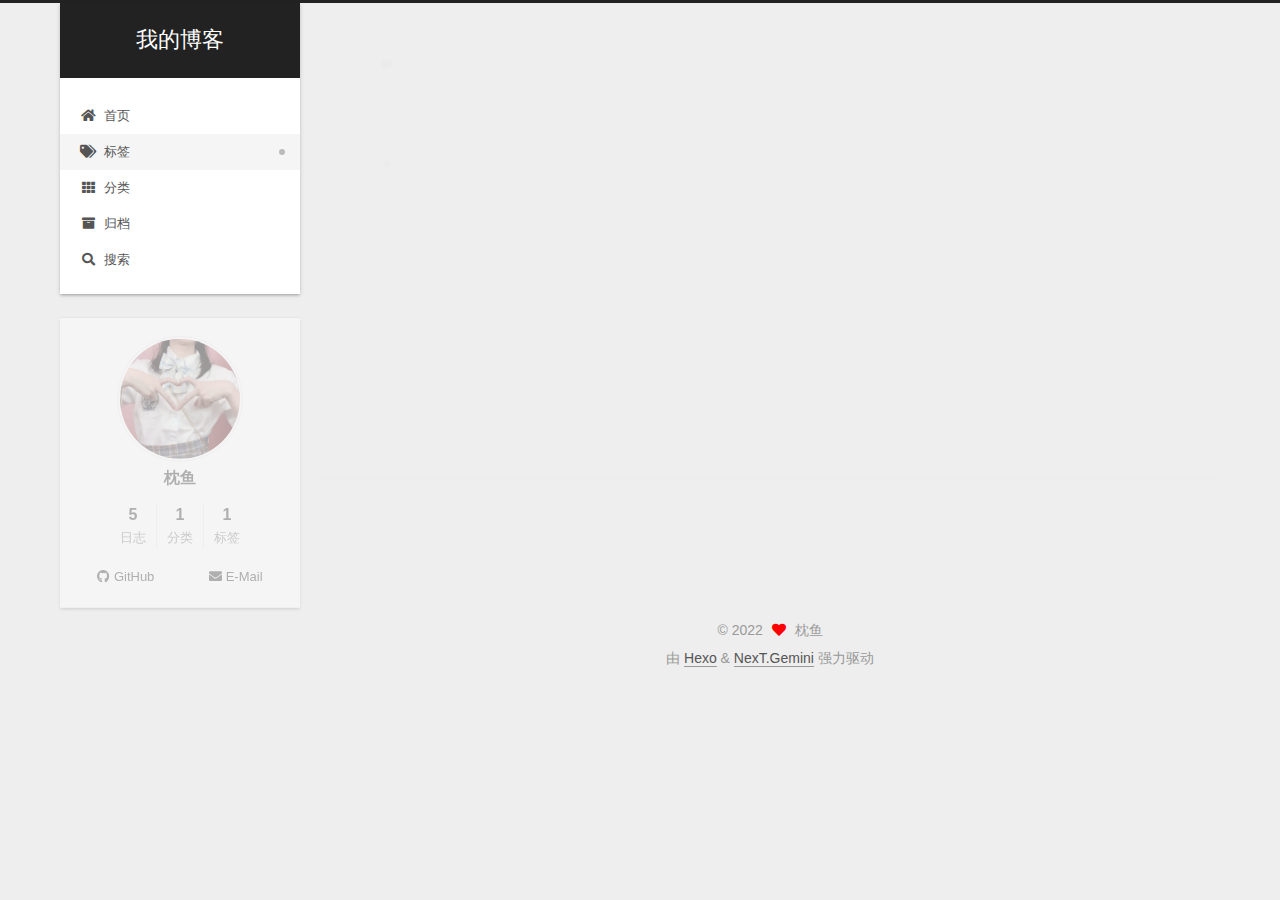
<file: tags/spark作业/index.html>
<!DOCTYPE html>
<html lang="zh-Hans">
<head>
  <meta charset="UTF-8">
<meta name="viewport" content="width=device-width, initial-scale=1, maximum-scale=2">
<meta name="theme-color" content="#222">
<meta name="generator" content="Hexo 6.2.0">
  <link rel="apple-touch-icon" sizes="180x180" href="/images/apple-touch-icon-next.png">
  <link rel="icon" type="image/png" sizes="32x32" href="/images/favicon-32x32-next.png">
  <link rel="icon" type="image/png" sizes="16x16" href="/images/favicon-16x16-next.png">
  <link rel="mask-icon" href="/images/logo.svg" color="#222">

<link rel="stylesheet" href="/css/main.css">


<link rel="stylesheet" href="/lib/font-awesome/css/all.min.css">

<script id="hexo-configurations">
    var NexT = window.NexT || {};
    var CONFIG = {"hostname":"example.com","root":"/","scheme":"Gemini","version":"7.8.0","exturl":false,"sidebar":{"position":"left","display":"post","padding":18,"offset":12,"onmobile":false},"copycode":{"enable":false,"show_result":false,"style":null},"back2top":{"enable":true,"sidebar":false,"scrollpercent":false},"bookmark":{"enable":false,"color":"#222","save":"auto"},"fancybox":false,"mediumzoom":false,"lazyload":false,"pangu":false,"comments":{"style":"tabs","active":null,"storage":true,"lazyload":false,"nav":null},"algolia":{"hits":{"per_page":10},"labels":{"input_placeholder":"Search for Posts","hits_empty":"We didn't find any results for the search: ${query}","hits_stats":"${hits} results found in ${time} ms"}},"localsearch":{"enable":true,"trigger":"auto","top_n_per_article":1,"unescape":false,"preload":false},"motion":{"enable":true,"async":false,"transition":{"post_block":"fadeIn","post_header":"slideDownIn","post_body":"slideDownIn","coll_header":"slideLeftIn","sidebar":"slideUpIn"}},"path":"search.xml"};
  </script>

  <meta property="og:type" content="website">
<meta property="og:title" content="我的博客">
<meta property="og:url" content="http://example.com/tags/spark%E4%BD%9C%E4%B8%9A/index.html">
<meta property="og:site_name" content="我的博客">
<meta property="og:locale">
<meta property="article:author" content="枕鱼">
<meta name="twitter:card" content="summary">

<link rel="canonical" href="http://example.com/tags/spark%E4%BD%9C%E4%B8%9A/">


<script id="page-configurations">
  // https://hexo.io/docs/variables.html
  CONFIG.page = {
    sidebar: "",
    isHome : false,
    isPost : false,
    lang   : 'zh-Hans'
  };
</script>

  <title>标签: spark作业 | 我的博客</title>
  






  <noscript>
  <style>
  .use-motion .brand,
  .use-motion .menu-item,
  .sidebar-inner,
  .use-motion .post-block,
  .use-motion .pagination,
  .use-motion .comments,
  .use-motion .post-header,
  .use-motion .post-body,
  .use-motion .collection-header { opacity: initial; }

  .use-motion .site-title,
  .use-motion .site-subtitle {
    opacity: initial;
    top: initial;
  }

  .use-motion .logo-line-before i { left: initial; }
  .use-motion .logo-line-after i { right: initial; }
  </style>
</noscript>

</head>

<body itemscope itemtype="http://schema.org/WebPage">
  <div class="container use-motion">
    <div class="headband"></div>

    <header class="header" itemscope itemtype="http://schema.org/WPHeader">
      <div class="header-inner"><div class="site-brand-container">
  <div class="site-nav-toggle">
    <div class="toggle" aria-label="切换导航栏">
      <span class="toggle-line toggle-line-first"></span>
      <span class="toggle-line toggle-line-middle"></span>
      <span class="toggle-line toggle-line-last"></span>
    </div>
  </div>

  <div class="site-meta">

    <a href="/" class="brand" rel="start">
      <span class="logo-line-before"><i></i></span>
      <h1 class="site-title">我的博客</h1>
      <span class="logo-line-after"><i></i></span>
    </a>
  </div>

  <div class="site-nav-right">
    <div class="toggle popup-trigger">
        <i class="fa fa-search fa-fw fa-lg"></i>
    </div>
  </div>
</div>




<nav class="site-nav">
  <ul id="menu" class="main-menu menu">
        <li class="menu-item menu-item-home">

    <a href="/" rel="section"><i class="fa fa-home fa-fw"></i>首页</a>

  </li>
        <li class="menu-item menu-item-tags">

    <a href="/tags/" rel="section"><i class="fa fa-tags fa-fw"></i>标签</a>

  </li>
        <li class="menu-item menu-item-categories">

    <a href="/categories/" rel="section"><i class="fa fa-th fa-fw"></i>分类</a>

  </li>
        <li class="menu-item menu-item-archives">

    <a href="/archives/" rel="section"><i class="fa fa-archive fa-fw"></i>归档</a>

  </li>
      <li class="menu-item menu-item-search">
        <a role="button" class="popup-trigger"><i class="fa fa-search fa-fw"></i>搜索
        </a>
      </li>
  </ul>
</nav>



  <div class="search-pop-overlay">
    <div class="popup search-popup">
        <div class="search-header">
  <span class="search-icon">
    <i class="fa fa-search"></i>
  </span>
  <div class="search-input-container">
    <input autocomplete="off" autocapitalize="off"
           placeholder="搜索..." spellcheck="false"
           type="search" class="search-input">
  </div>
  <span class="popup-btn-close">
    <i class="fa fa-times-circle"></i>
  </span>
</div>
<div id="search-result">
  <div id="no-result">
    <i class="fa fa-spinner fa-pulse fa-5x fa-fw"></i>
  </div>
</div>

    </div>
  </div>

</div>
    </header>

    
  <div class="back-to-top">
    <i class="fa fa-arrow-up"></i>
    <span>0%</span>
  </div>


    <main class="main">
      <div class="main-inner">
        <div class="content-wrap">
          

          <div class="content tag">
            

  
  
  
  <div class="post-block">
    <div class="posts-collapse">
      <div class="collection-title">
        <h2 class="collection-header">spark作业
          <small>标签</small>
        </h2>
      </div>

      
    <div class="collection-year">
      <span class="collection-header">2022</span>
    </div>

  <article itemscope itemtype="http://schema.org/Article">
    <header class="post-header">

      <div class="post-meta">
        <time itemprop="dateCreated"
              datetime="2022-05-22T16:18:57+08:00"
              content="2022-05-22">
          05-22
        </time>
      </div>

      <div class="post-title">
          <a class="post-title-link" href="/2022/05/22/spark2/" itemprop="url">
            <span itemprop="name">《spark基础环境配置》</span>
          </a>
      </div>

    </header>
  </article>

  <article itemscope itemtype="http://schema.org/Article">
    <header class="post-header">

      <div class="post-meta">
        <time itemprop="dateCreated"
              datetime="2022-05-22T16:18:57+08:00"
              content="2022-05-22">
          05-22
        </time>
      </div>

      <div class="post-title">
          <a class="post-title-link" href="/2022/05/22/spark1/" itemprop="url">
            <span itemprop="name">《Spark local& stand-alone配置》</span>
          </a>
      </div>

    </header>
  </article>

  <article itemscope itemtype="http://schema.org/Article">
    <header class="post-header">

      <div class="post-meta">
        <time itemprop="dateCreated"
              datetime="2022-05-22T16:18:57+08:00"
              content="2022-05-22">
          05-22
        </time>
      </div>

      <div class="post-title">
          <a class="post-title-link" href="/2022/05/22/spark3/" itemprop="url">
            <span itemprop="name">《Spark HA & Yarn配置》</span>
          </a>
      </div>

    </header>
  </article>

    </div>
  </div>
  
  
  

  



          </div>
          

<script>
  window.addEventListener('tabs:register', () => {
    let { activeClass } = CONFIG.comments;
    if (CONFIG.comments.storage) {
      activeClass = localStorage.getItem('comments_active') || activeClass;
    }
    if (activeClass) {
      let activeTab = document.querySelector(`a[href="#comment-${activeClass}"]`);
      if (activeTab) {
        activeTab.click();
      }
    }
  });
  if (CONFIG.comments.storage) {
    window.addEventListener('tabs:click', event => {
      if (!event.target.matches('.tabs-comment .tab-content .tab-pane')) return;
      let commentClass = event.target.classList[1];
      localStorage.setItem('comments_active', commentClass);
    });
  }
</script>

        </div>
          
  
  <div class="toggle sidebar-toggle">
    <span class="toggle-line toggle-line-first"></span>
    <span class="toggle-line toggle-line-middle"></span>
    <span class="toggle-line toggle-line-last"></span>
  </div>

  <aside class="sidebar">
    <div class="sidebar-inner">

      <ul class="sidebar-nav motion-element">
        <li class="sidebar-nav-toc">
          文章目录
        </li>
        <li class="sidebar-nav-overview">
          站点概览
        </li>
      </ul>

      <!--noindex-->
      <div class="post-toc-wrap sidebar-panel">
      </div>
      <!--/noindex-->

      <div class="site-overview-wrap sidebar-panel">
        <div class="site-author motion-element" itemprop="author" itemscope itemtype="http://schema.org/Person">
    <img class="site-author-image" itemprop="image" alt="枕鱼"
      src="/images/yuyu.jpg">
  <p class="site-author-name" itemprop="name">枕鱼</p>
  <div class="site-description" itemprop="description"></div>
</div>
<div class="site-state-wrap motion-element">
  <nav class="site-state">
      <div class="site-state-item site-state-posts">
          <a href="/archives/">
        
          <span class="site-state-item-count">5</span>
          <span class="site-state-item-name">日志</span>
        </a>
      </div>
      <div class="site-state-item site-state-categories">
            <a href="/categories/">
          
        <span class="site-state-item-count">1</span>
        <span class="site-state-item-name">分类</span></a>
      </div>
      <div class="site-state-item site-state-tags">
            <a href="/tags/">
          
        <span class="site-state-item-count">1</span>
        <span class="site-state-item-name">标签</span></a>
      </div>
  </nav>
</div>
  <div class="links-of-author motion-element">
      <span class="links-of-author-item">
        <a href="https://github.com/yuyubaobeidan" title="GitHub → https:&#x2F;&#x2F;github.com&#x2F;yuyubaobeidan" rel="noopener" target="_blank"><i class="fab fa-github fa-fw"></i>GitHub</a>
      </span>
      <span class="links-of-author-item">
        <a href="mailto:1848960105@qq.com" title="E-Mail → mailto:1848960105@qq.com" rel="noopener" target="_blank"><i class="fa fa-envelope fa-fw"></i>E-Mail</a>
      </span>
  </div>



      </div>

    </div>
  </aside>
  <div id="sidebar-dimmer"></div>


      </div>
    </main>

    <footer class="footer">
      <div class="footer-inner">
        

        

<div class="copyright">
  
  &copy; 
  <span itemprop="copyrightYear">2022</span>
  <span class="with-love">
    <i class="fa fa-heart"></i>
  </span>
  <span class="author" itemprop="copyrightHolder">枕鱼</span>
</div>
  <div class="powered-by">由 <a href="https://hexo.io/" class="theme-link" rel="noopener" target="_blank">Hexo</a> & <a href="https://theme-next.org/" class="theme-link" rel="noopener" target="_blank">NexT.Gemini</a> 强力驱动
  </div>

        








      </div>
    </footer>
  </div>

  
  <script src="/lib/anime.min.js"></script>
  <script src="/lib/velocity/velocity.min.js"></script>
  <script src="/lib/velocity/velocity.ui.min.js"></script>

<script src="/js/utils.js"></script>

<script src="/js/motion.js"></script>


<script src="/js/schemes/pisces.js"></script>


<script src="/js/next-boot.js"></script>




  




  
<script src="/js/local-search.js"></script>













  

  

</body>
</html>
</file>
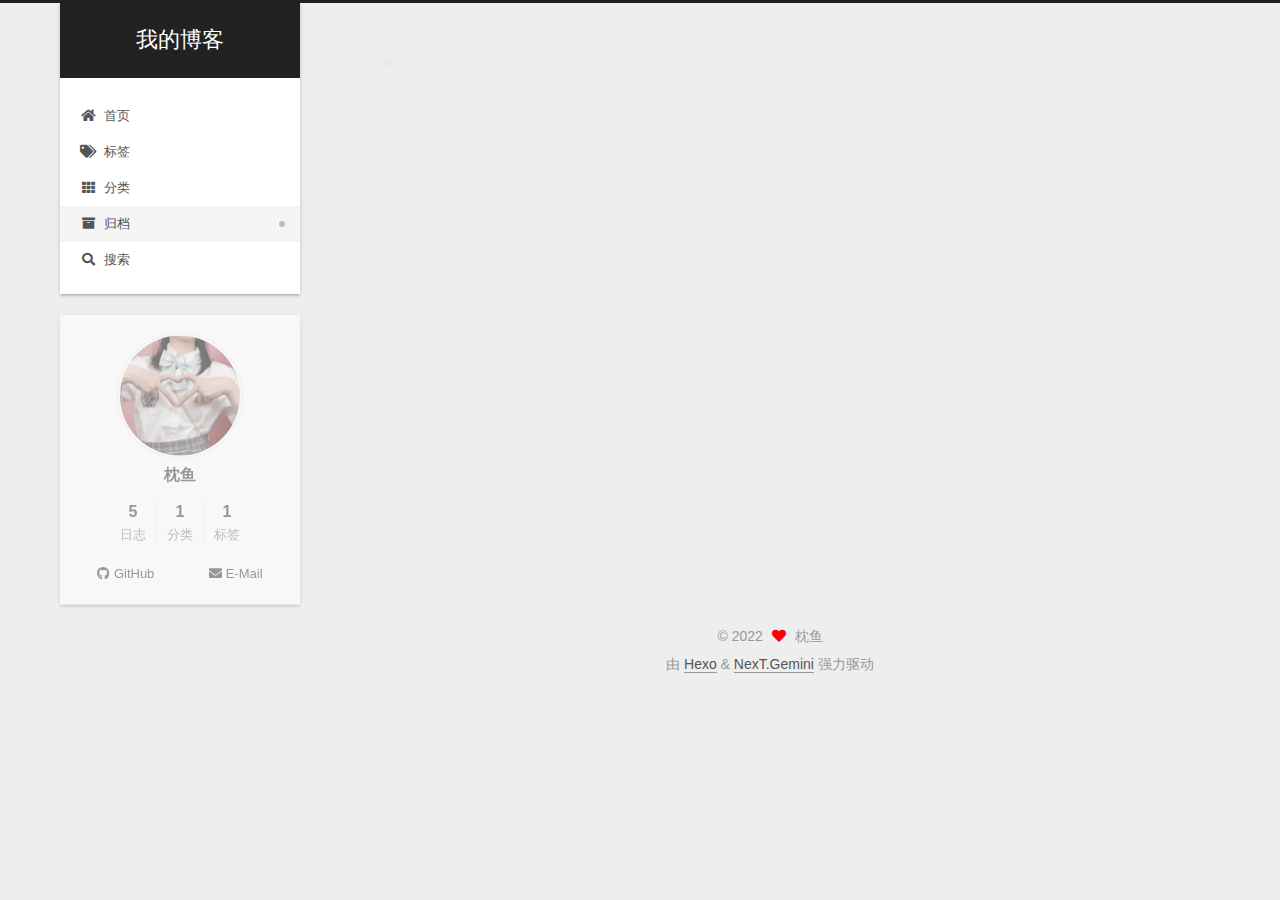
<file: archives/2022/05/index.html>
<!DOCTYPE html>
<html lang="zh-Hans">
<head>
  <meta charset="UTF-8">
<meta name="viewport" content="width=device-width, initial-scale=1, maximum-scale=2">
<meta name="theme-color" content="#222">
<meta name="generator" content="Hexo 6.2.0">
  <link rel="apple-touch-icon" sizes="180x180" href="/images/apple-touch-icon-next.png">
  <link rel="icon" type="image/png" sizes="32x32" href="/images/favicon-32x32-next.png">
  <link rel="icon" type="image/png" sizes="16x16" href="/images/favicon-16x16-next.png">
  <link rel="mask-icon" href="/images/logo.svg" color="#222">

<link rel="stylesheet" href="/css/main.css">


<link rel="stylesheet" href="/lib/font-awesome/css/all.min.css">

<script id="hexo-configurations">
    var NexT = window.NexT || {};
    var CONFIG = {"hostname":"example.com","root":"/","scheme":"Gemini","version":"7.8.0","exturl":false,"sidebar":{"position":"left","display":"post","padding":18,"offset":12,"onmobile":false},"copycode":{"enable":false,"show_result":false,"style":null},"back2top":{"enable":true,"sidebar":false,"scrollpercent":false},"bookmark":{"enable":false,"color":"#222","save":"auto"},"fancybox":false,"mediumzoom":false,"lazyload":false,"pangu":false,"comments":{"style":"tabs","active":null,"storage":true,"lazyload":false,"nav":null},"algolia":{"hits":{"per_page":10},"labels":{"input_placeholder":"Search for Posts","hits_empty":"We didn't find any results for the search: ${query}","hits_stats":"${hits} results found in ${time} ms"}},"localsearch":{"enable":true,"trigger":"auto","top_n_per_article":1,"unescape":false,"preload":false},"motion":{"enable":true,"async":false,"transition":{"post_block":"fadeIn","post_header":"slideDownIn","post_body":"slideDownIn","coll_header":"slideLeftIn","sidebar":"slideUpIn"}},"path":"search.xml"};
  </script>

  <meta property="og:type" content="website">
<meta property="og:title" content="我的博客">
<meta property="og:url" content="http://example.com/archives/2022/05/index.html">
<meta property="og:site_name" content="我的博客">
<meta property="og:locale">
<meta property="article:author" content="枕鱼">
<meta name="twitter:card" content="summary">

<link rel="canonical" href="http://example.com/archives/2022/05/">


<script id="page-configurations">
  // https://hexo.io/docs/variables.html
  CONFIG.page = {
    sidebar: "",
    isHome : false,
    isPost : false,
    lang   : 'zh-Hans'
  };
</script>

  <title>归档 | 我的博客</title>
  






  <noscript>
  <style>
  .use-motion .brand,
  .use-motion .menu-item,
  .sidebar-inner,
  .use-motion .post-block,
  .use-motion .pagination,
  .use-motion .comments,
  .use-motion .post-header,
  .use-motion .post-body,
  .use-motion .collection-header { opacity: initial; }

  .use-motion .site-title,
  .use-motion .site-subtitle {
    opacity: initial;
    top: initial;
  }

  .use-motion .logo-line-before i { left: initial; }
  .use-motion .logo-line-after i { right: initial; }
  </style>
</noscript>

</head>

<body itemscope itemtype="http://schema.org/WebPage">
  <div class="container use-motion">
    <div class="headband"></div>

    <header class="header" itemscope itemtype="http://schema.org/WPHeader">
      <div class="header-inner"><div class="site-brand-container">
  <div class="site-nav-toggle">
    <div class="toggle" aria-label="切换导航栏">
      <span class="toggle-line toggle-line-first"></span>
      <span class="toggle-line toggle-line-middle"></span>
      <span class="toggle-line toggle-line-last"></span>
    </div>
  </div>

  <div class="site-meta">

    <a href="/" class="brand" rel="start">
      <span class="logo-line-before"><i></i></span>
      <h1 class="site-title">我的博客</h1>
      <span class="logo-line-after"><i></i></span>
    </a>
  </div>

  <div class="site-nav-right">
    <div class="toggle popup-trigger">
        <i class="fa fa-search fa-fw fa-lg"></i>
    </div>
  </div>
</div>




<nav class="site-nav">
  <ul id="menu" class="main-menu menu">
        <li class="menu-item menu-item-home">

    <a href="/" rel="section"><i class="fa fa-home fa-fw"></i>首页</a>

  </li>
        <li class="menu-item menu-item-tags">

    <a href="/tags/" rel="section"><i class="fa fa-tags fa-fw"></i>标签</a>

  </li>
        <li class="menu-item menu-item-categories">

    <a href="/categories/" rel="section"><i class="fa fa-th fa-fw"></i>分类</a>

  </li>
        <li class="menu-item menu-item-archives">

    <a href="/archives/" rel="section"><i class="fa fa-archive fa-fw"></i>归档</a>

  </li>
      <li class="menu-item menu-item-search">
        <a role="button" class="popup-trigger"><i class="fa fa-search fa-fw"></i>搜索
        </a>
      </li>
  </ul>
</nav>



  <div class="search-pop-overlay">
    <div class="popup search-popup">
        <div class="search-header">
  <span class="search-icon">
    <i class="fa fa-search"></i>
  </span>
  <div class="search-input-container">
    <input autocomplete="off" autocapitalize="off"
           placeholder="搜索..." spellcheck="false"
           type="search" class="search-input">
  </div>
  <span class="popup-btn-close">
    <i class="fa fa-times-circle"></i>
  </span>
</div>
<div id="search-result">
  <div id="no-result">
    <i class="fa fa-spinner fa-pulse fa-5x fa-fw"></i>
  </div>
</div>

    </div>
  </div>

</div>
    </header>

    
  <div class="back-to-top">
    <i class="fa fa-arrow-up"></i>
    <span>0%</span>
  </div>


    <main class="main">
      <div class="main-inner">
        <div class="content-wrap">
          

          <div class="content archive">
            

  
  
  
  <div class="post-block">
    <div class="posts-collapse">
      <div class="collection-title">
        <span class="collection-header">嗯..! 目前共计 5 篇日志。 继续努力。</span>
      </div>

      
    <div class="collection-year">
      <span class="collection-header">2022</span>
    </div>

  <article itemscope itemtype="http://schema.org/Article">
    <header class="post-header">

      <div class="post-meta">
        <time itemprop="dateCreated"
              datetime="2022-05-31T16:30:50+08:00"
              content="2022-05-31">
          05-31
        </time>
      </div>

      <div class="post-title">
          <a class="post-title-link" href="/2022/05/31/categories/" itemprop="url">
            <span itemprop="name">首页</span>
          </a>
      </div>

    </header>
  </article>

  <article itemscope itemtype="http://schema.org/Article">
    <header class="post-header">

      <div class="post-meta">
        <time itemprop="dateCreated"
              datetime="2022-05-30T17:13:46+08:00"
              content="2022-05-30">
          05-30
        </time>
      </div>

      <div class="post-title">
          <a class="post-title-link" href="/2022/05/30/hello-world/" itemprop="url">
            <span itemprop="name">Hello World</span>
          </a>
      </div>

    </header>
  </article>

  <article itemscope itemtype="http://schema.org/Article">
    <header class="post-header">

      <div class="post-meta">
        <time itemprop="dateCreated"
              datetime="2022-05-22T16:18:57+08:00"
              content="2022-05-22">
          05-22
        </time>
      </div>

      <div class="post-title">
          <a class="post-title-link" href="/2022/05/22/spark2/" itemprop="url">
            <span itemprop="name">《spark基础环境配置》</span>
          </a>
      </div>

    </header>
  </article>

  <article itemscope itemtype="http://schema.org/Article">
    <header class="post-header">

      <div class="post-meta">
        <time itemprop="dateCreated"
              datetime="2022-05-22T16:18:57+08:00"
              content="2022-05-22">
          05-22
        </time>
      </div>

      <div class="post-title">
          <a class="post-title-link" href="/2022/05/22/spark1/" itemprop="url">
            <span itemprop="name">《Spark local& stand-alone配置》</span>
          </a>
      </div>

    </header>
  </article>

  <article itemscope itemtype="http://schema.org/Article">
    <header class="post-header">

      <div class="post-meta">
        <time itemprop="dateCreated"
              datetime="2022-05-22T16:18:57+08:00"
              content="2022-05-22">
          05-22
        </time>
      </div>

      <div class="post-title">
          <a class="post-title-link" href="/2022/05/22/spark3/" itemprop="url">
            <span itemprop="name">《Spark HA & Yarn配置》</span>
          </a>
      </div>

    </header>
  </article>


    </div>
  </div>
  
  
  

  



          </div>
          

<script>
  window.addEventListener('tabs:register', () => {
    let { activeClass } = CONFIG.comments;
    if (CONFIG.comments.storage) {
      activeClass = localStorage.getItem('comments_active') || activeClass;
    }
    if (activeClass) {
      let activeTab = document.querySelector(`a[href="#comment-${activeClass}"]`);
      if (activeTab) {
        activeTab.click();
      }
    }
  });
  if (CONFIG.comments.storage) {
    window.addEventListener('tabs:click', event => {
      if (!event.target.matches('.tabs-comment .tab-content .tab-pane')) return;
      let commentClass = event.target.classList[1];
      localStorage.setItem('comments_active', commentClass);
    });
  }
</script>

        </div>
          
  
  <div class="toggle sidebar-toggle">
    <span class="toggle-line toggle-line-first"></span>
    <span class="toggle-line toggle-line-middle"></span>
    <span class="toggle-line toggle-line-last"></span>
  </div>

  <aside class="sidebar">
    <div class="sidebar-inner">

      <ul class="sidebar-nav motion-element">
        <li class="sidebar-nav-toc">
          文章目录
        </li>
        <li class="sidebar-nav-overview">
          站点概览
        </li>
      </ul>

      <!--noindex-->
      <div class="post-toc-wrap sidebar-panel">
      </div>
      <!--/noindex-->

      <div class="site-overview-wrap sidebar-panel">
        <div class="site-author motion-element" itemprop="author" itemscope itemtype="http://schema.org/Person">
    <img class="site-author-image" itemprop="image" alt="枕鱼"
      src="/images/yuyu.jpg">
  <p class="site-author-name" itemprop="name">枕鱼</p>
  <div class="site-description" itemprop="description"></div>
</div>
<div class="site-state-wrap motion-element">
  <nav class="site-state">
      <div class="site-state-item site-state-posts">
          <a href="/archives/">
        
          <span class="site-state-item-count">5</span>
          <span class="site-state-item-name">日志</span>
        </a>
      </div>
      <div class="site-state-item site-state-categories">
            <a href="/categories/">
          
        <span class="site-state-item-count">1</span>
        <span class="site-state-item-name">分类</span></a>
      </div>
      <div class="site-state-item site-state-tags">
            <a href="/tags/">
          
        <span class="site-state-item-count">1</span>
        <span class="site-state-item-name">标签</span></a>
      </div>
  </nav>
</div>
  <div class="links-of-author motion-element">
      <span class="links-of-author-item">
        <a href="https://github.com/yuyubaobeidan" title="GitHub → https:&#x2F;&#x2F;github.com&#x2F;yuyubaobeidan" rel="noopener" target="_blank"><i class="fab fa-github fa-fw"></i>GitHub</a>
      </span>
      <span class="links-of-author-item">
        <a href="mailto:1848960105@qq.com" title="E-Mail → mailto:1848960105@qq.com" rel="noopener" target="_blank"><i class="fa fa-envelope fa-fw"></i>E-Mail</a>
      </span>
  </div>



      </div>

    </div>
  </aside>
  <div id="sidebar-dimmer"></div>


      </div>
    </main>

    <footer class="footer">
      <div class="footer-inner">
        

        

<div class="copyright">
  
  &copy; 
  <span itemprop="copyrightYear">2022</span>
  <span class="with-love">
    <i class="fa fa-heart"></i>
  </span>
  <span class="author" itemprop="copyrightHolder">枕鱼</span>
</div>
  <div class="powered-by">由 <a href="https://hexo.io/" class="theme-link" rel="noopener" target="_blank">Hexo</a> & <a href="https://theme-next.org/" class="theme-link" rel="noopener" target="_blank">NexT.Gemini</a> 强力驱动
  </div>

        








      </div>
    </footer>
  </div>

  
  <script src="/lib/anime.min.js"></script>
  <script src="/lib/velocity/velocity.min.js"></script>
  <script src="/lib/velocity/velocity.ui.min.js"></script>

<script src="/js/utils.js"></script>

<script src="/js/motion.js"></script>


<script src="/js/schemes/pisces.js"></script>


<script src="/js/next-boot.js"></script>




  




  
<script src="/js/local-search.js"></script>













  

  

</body>
</html>
</file>
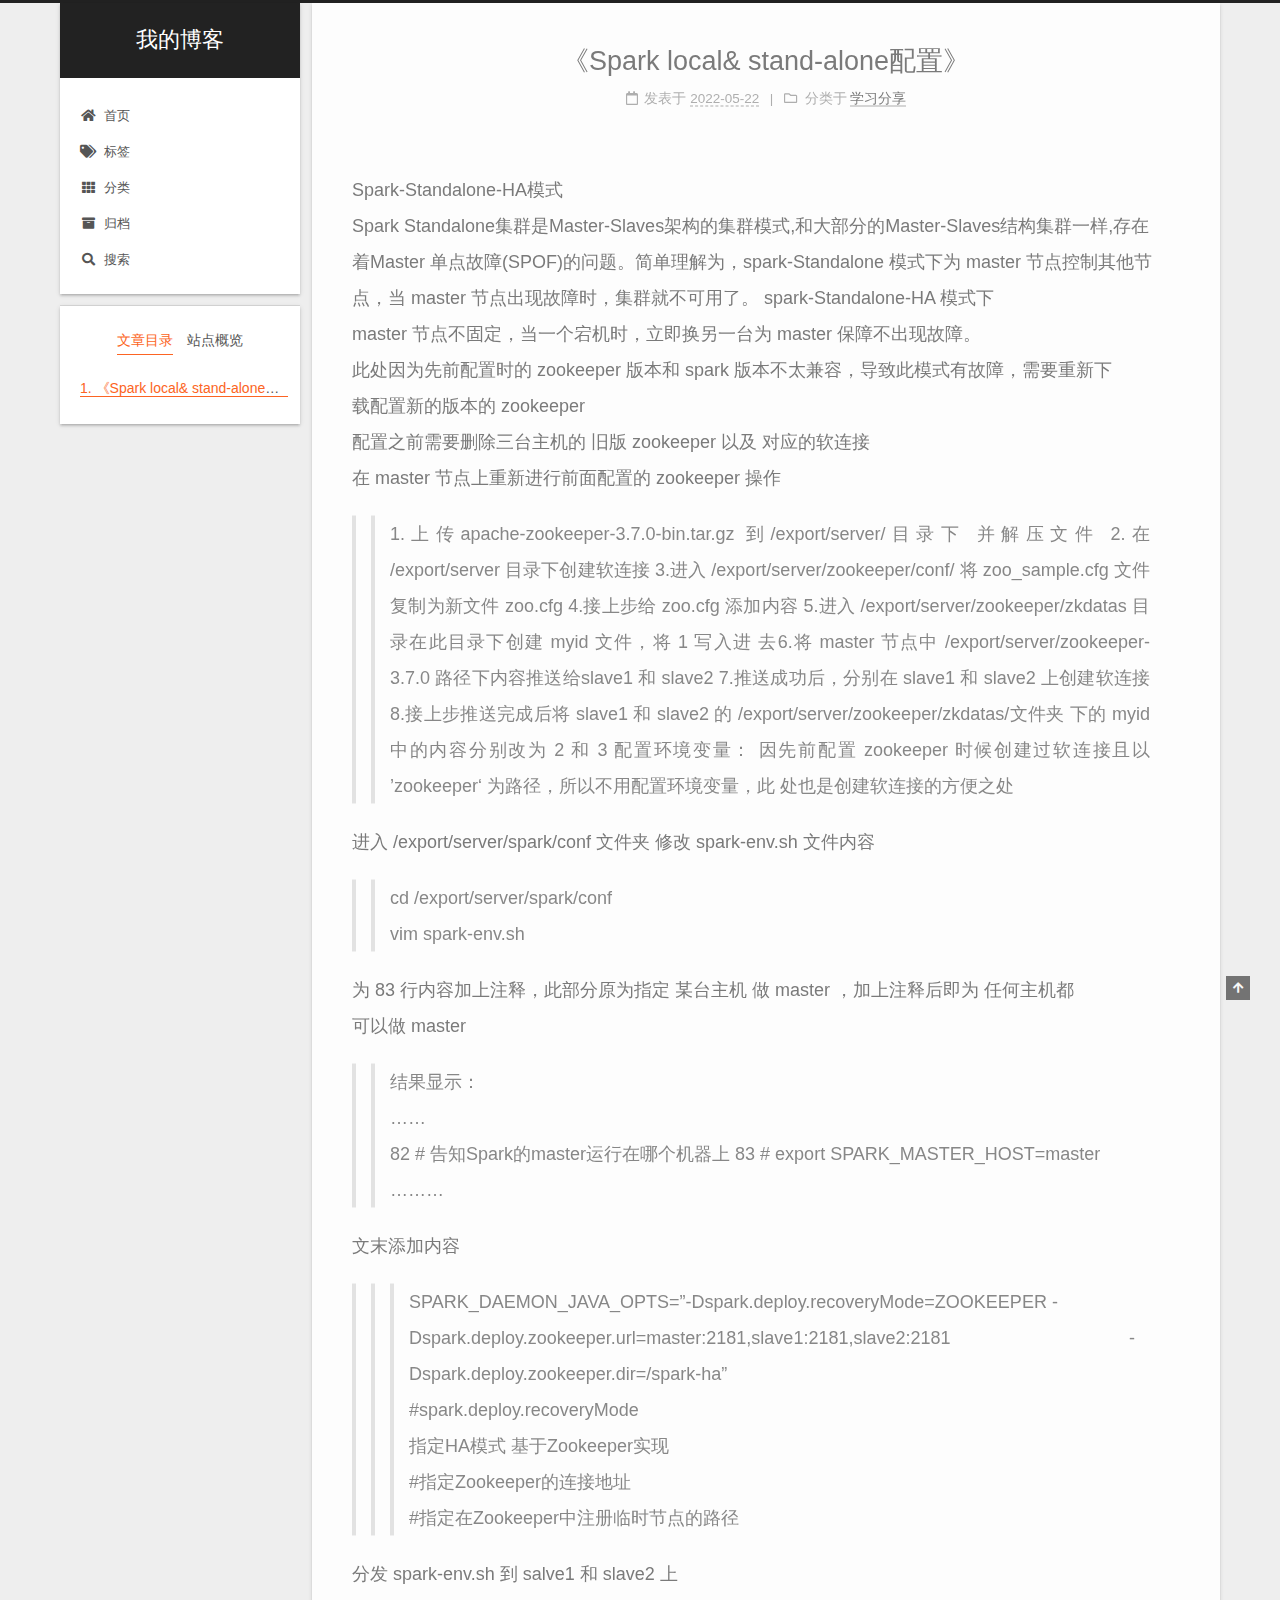
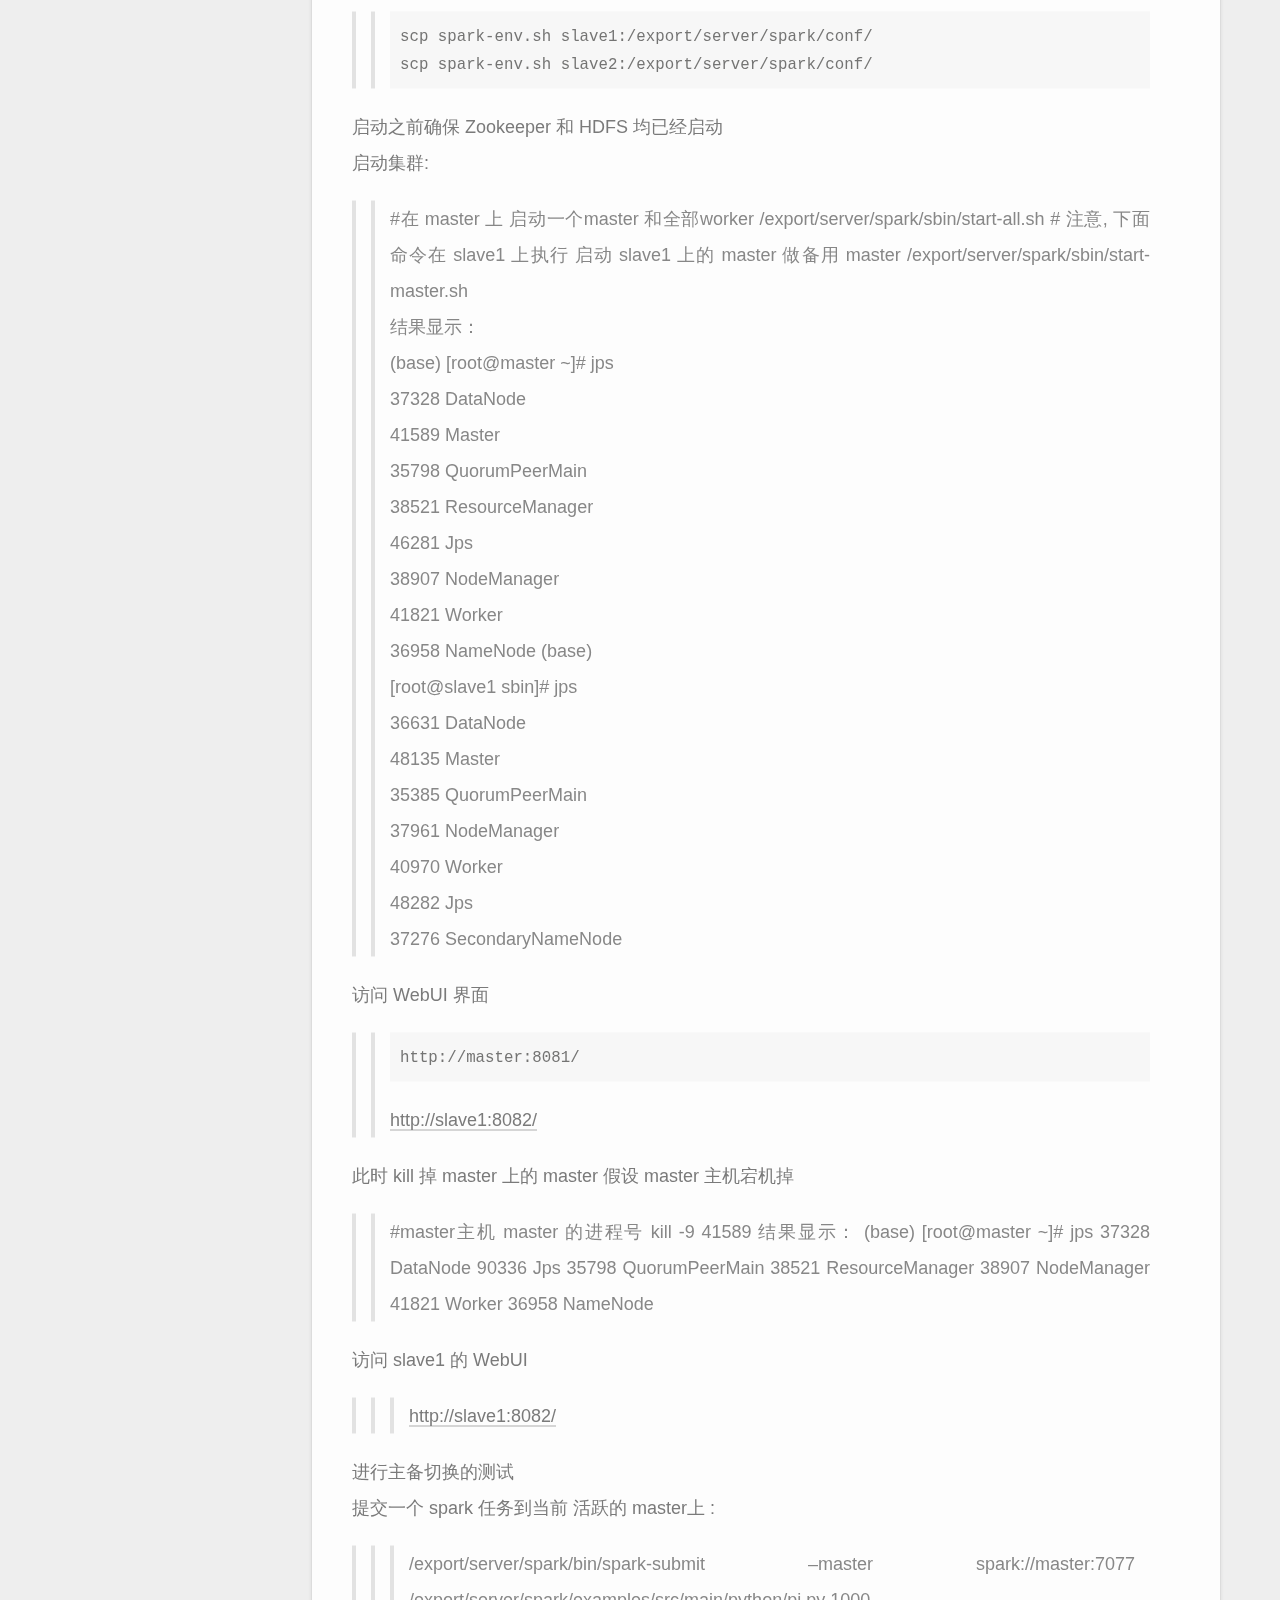
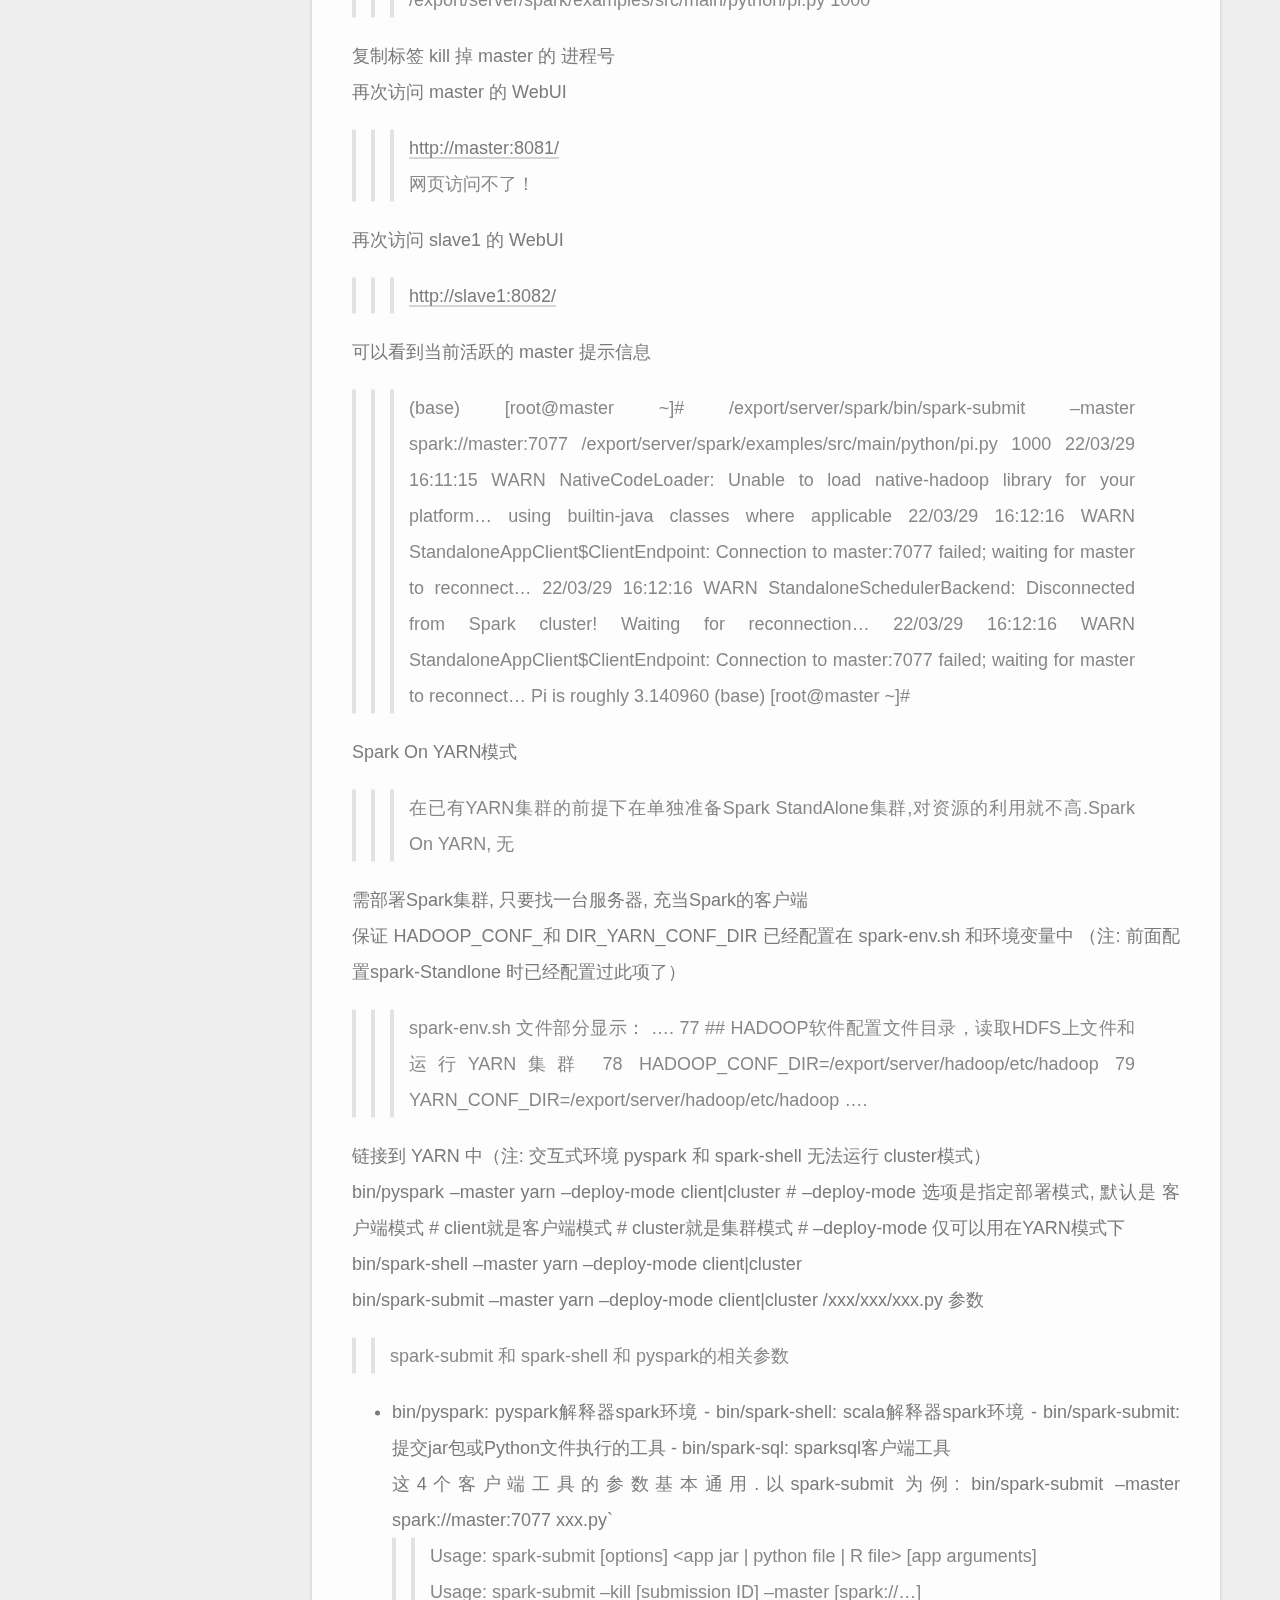
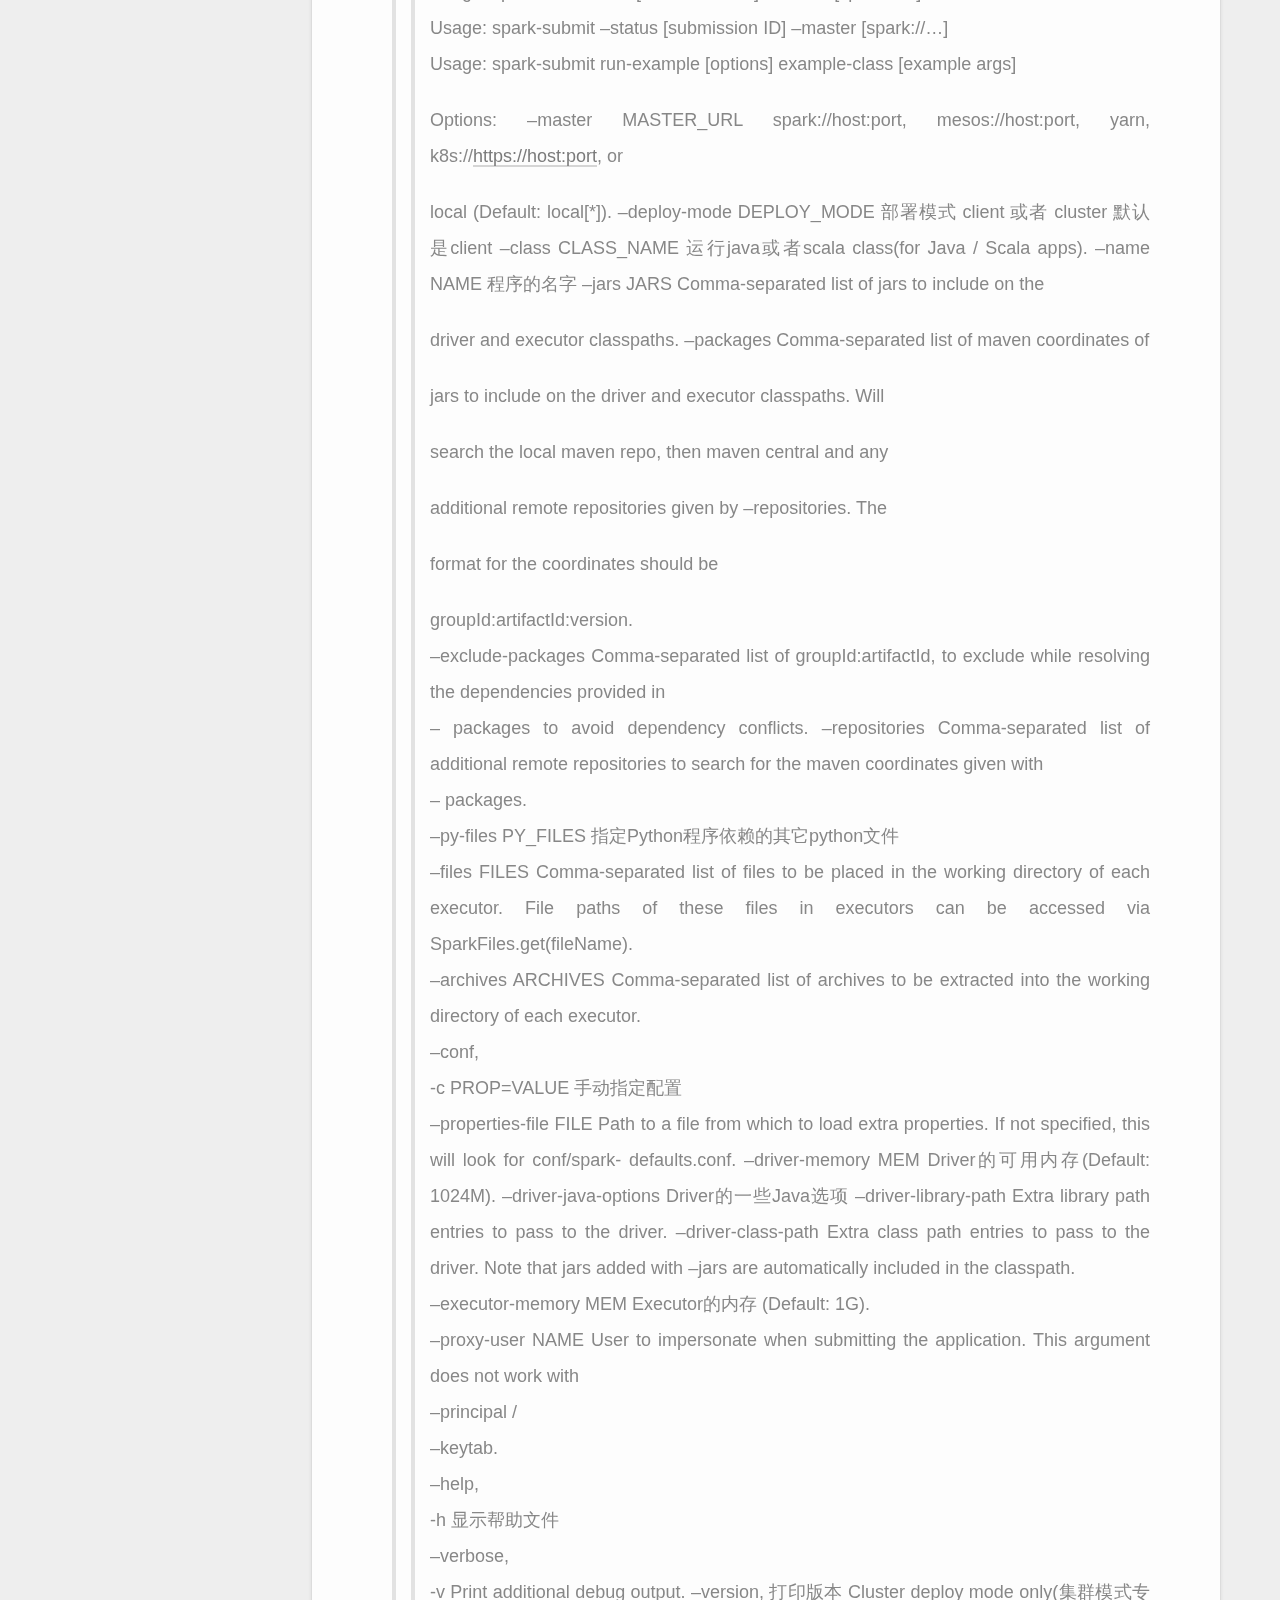
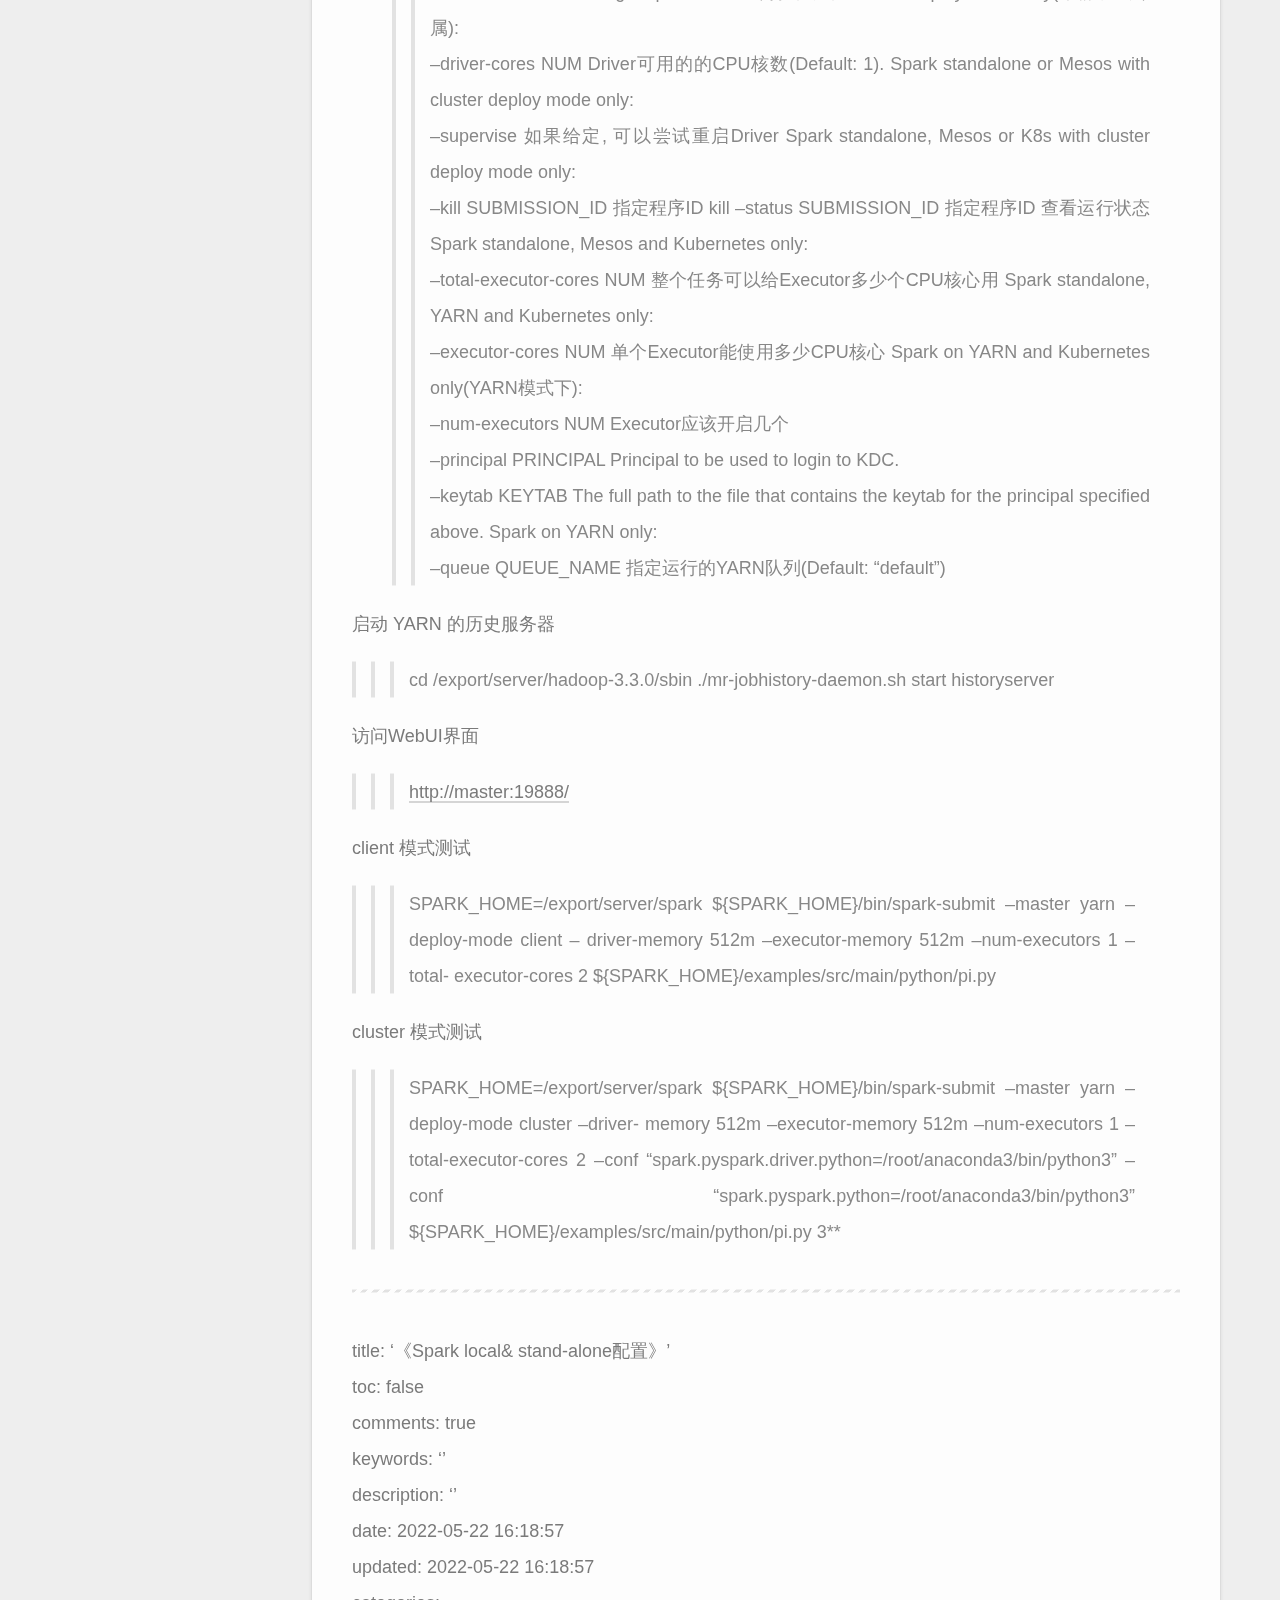
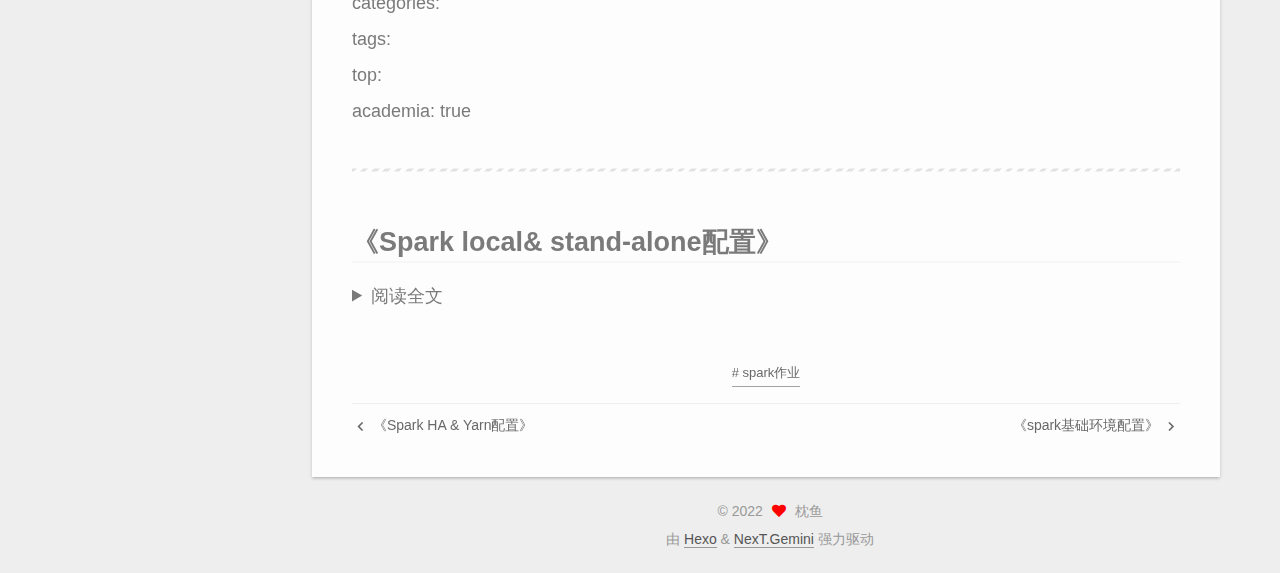
<file: 2022/05/22/spark1/index.html>
<!DOCTYPE html>
<html lang="zh-Hans">
<head>
  <meta charset="UTF-8">
<meta name="viewport" content="width=device-width, initial-scale=1, maximum-scale=2">
<meta name="theme-color" content="#222">
<meta name="generator" content="Hexo 6.2.0">
  <link rel="apple-touch-icon" sizes="180x180" href="/images/apple-touch-icon-next.png">
  <link rel="icon" type="image/png" sizes="32x32" href="/images/favicon-32x32-next.png">
  <link rel="icon" type="image/png" sizes="16x16" href="/images/favicon-16x16-next.png">
  <link rel="mask-icon" href="/images/logo.svg" color="#222">

<link rel="stylesheet" href="/css/main.css">


<link rel="stylesheet" href="/lib/font-awesome/css/all.min.css">

<script id="hexo-configurations">
    var NexT = window.NexT || {};
    var CONFIG = {"hostname":"example.com","root":"/","scheme":"Gemini","version":"7.8.0","exturl":false,"sidebar":{"position":"left","display":"post","padding":18,"offset":12,"onmobile":false},"copycode":{"enable":false,"show_result":false,"style":null},"back2top":{"enable":true,"sidebar":false,"scrollpercent":false},"bookmark":{"enable":false,"color":"#222","save":"auto"},"fancybox":false,"mediumzoom":false,"lazyload":false,"pangu":false,"comments":{"style":"tabs","active":null,"storage":true,"lazyload":false,"nav":null},"algolia":{"hits":{"per_page":10},"labels":{"input_placeholder":"Search for Posts","hits_empty":"We didn't find any results for the search: ${query}","hits_stats":"${hits} results found in ${time} ms"}},"localsearch":{"enable":true,"trigger":"auto","top_n_per_article":1,"unescape":false,"preload":false},"motion":{"enable":true,"async":false,"transition":{"post_block":"fadeIn","post_header":"slideDownIn","post_body":"slideDownIn","coll_header":"slideLeftIn","sidebar":"slideUpIn"}},"path":"search.xml"};
  </script>

  <meta name="description" content="Spark-Standalone-HA模式Spark Standalone集群是Master-Slaves架构的集群模式,和大部分的Master-Slaves结构集群一样,存在着Master 单点故障(SPOF)的问题。简单理解为，spark-Standalone 模式下为 master 节点控制其他节点，当 master 节点出现故障时，集群就不可用了。 spark-Standalone-HA">
<meta property="og:type" content="article">
<meta property="og:title" content="《Spark local&amp; stand-alone配置》">
<meta property="og:url" content="http://example.com/2022/05/22/spark1/index.html">
<meta property="og:site_name" content="我的博客">
<meta property="og:description" content="Spark-Standalone-HA模式Spark Standalone集群是Master-Slaves架构的集群模式,和大部分的Master-Slaves结构集群一样,存在着Master 单点故障(SPOF)的问题。简单理解为，spark-Standalone 模式下为 master 节点控制其他节点，当 master 节点出现故障时，集群就不可用了。 spark-Standalone-HA">
<meta property="og:locale">
<meta property="article:published_time" content="2022-05-22T08:18:57.000Z">
<meta property="article:modified_time" content="2022-05-22T08:18:57.000Z">
<meta property="article:author" content="枕鱼">
<meta property="article:tag" content="spark作业">
<meta name="twitter:card" content="summary">

<link rel="canonical" href="http://example.com/2022/05/22/spark1/">


<script id="page-configurations">
  // https://hexo.io/docs/variables.html
  CONFIG.page = {
    sidebar: "",
    isHome : false,
    isPost : true,
    lang   : 'zh-Hans'
  };
</script>

  <title>《Spark local& stand-alone配置》 | 我的博客</title>
  






  <noscript>
  <style>
  .use-motion .brand,
  .use-motion .menu-item,
  .sidebar-inner,
  .use-motion .post-block,
  .use-motion .pagination,
  .use-motion .comments,
  .use-motion .post-header,
  .use-motion .post-body,
  .use-motion .collection-header { opacity: initial; }

  .use-motion .site-title,
  .use-motion .site-subtitle {
    opacity: initial;
    top: initial;
  }

  .use-motion .logo-line-before i { left: initial; }
  .use-motion .logo-line-after i { right: initial; }
  </style>
</noscript>

</head>

<body itemscope itemtype="http://schema.org/WebPage">
  <div class="container use-motion">
    <div class="headband"></div>

    <header class="header" itemscope itemtype="http://schema.org/WPHeader">
      <div class="header-inner"><div class="site-brand-container">
  <div class="site-nav-toggle">
    <div class="toggle" aria-label="切换导航栏">
      <span class="toggle-line toggle-line-first"></span>
      <span class="toggle-line toggle-line-middle"></span>
      <span class="toggle-line toggle-line-last"></span>
    </div>
  </div>

  <div class="site-meta">

    <a href="/" class="brand" rel="start">
      <span class="logo-line-before"><i></i></span>
      <h1 class="site-title">我的博客</h1>
      <span class="logo-line-after"><i></i></span>
    </a>
  </div>

  <div class="site-nav-right">
    <div class="toggle popup-trigger">
        <i class="fa fa-search fa-fw fa-lg"></i>
    </div>
  </div>
</div>




<nav class="site-nav">
  <ul id="menu" class="main-menu menu">
        <li class="menu-item menu-item-home">

    <a href="/" rel="section"><i class="fa fa-home fa-fw"></i>首页</a>

  </li>
        <li class="menu-item menu-item-tags">

    <a href="/tags/" rel="section"><i class="fa fa-tags fa-fw"></i>标签</a>

  </li>
        <li class="menu-item menu-item-categories">

    <a href="/categories/" rel="section"><i class="fa fa-th fa-fw"></i>分类</a>

  </li>
        <li class="menu-item menu-item-archives">

    <a href="/archives/" rel="section"><i class="fa fa-archive fa-fw"></i>归档</a>

  </li>
      <li class="menu-item menu-item-search">
        <a role="button" class="popup-trigger"><i class="fa fa-search fa-fw"></i>搜索
        </a>
      </li>
  </ul>
</nav>



  <div class="search-pop-overlay">
    <div class="popup search-popup">
        <div class="search-header">
  <span class="search-icon">
    <i class="fa fa-search"></i>
  </span>
  <div class="search-input-container">
    <input autocomplete="off" autocapitalize="off"
           placeholder="搜索..." spellcheck="false"
           type="search" class="search-input">
  </div>
  <span class="popup-btn-close">
    <i class="fa fa-times-circle"></i>
  </span>
</div>
<div id="search-result">
  <div id="no-result">
    <i class="fa fa-spinner fa-pulse fa-5x fa-fw"></i>
  </div>
</div>

    </div>
  </div>

</div>
    </header>

    
  <div class="back-to-top">
    <i class="fa fa-arrow-up"></i>
    <span>0%</span>
  </div>


    <main class="main">
      <div class="main-inner">
        <div class="content-wrap">
          

          <div class="content post posts-expand">
            

    
  
  
  <article itemscope itemtype="http://schema.org/Article" class="post-block" lang="zh-Hans">
    <link itemprop="mainEntityOfPage" href="http://example.com/2022/05/22/spark1/">

    <span hidden itemprop="author" itemscope itemtype="http://schema.org/Person">
      <meta itemprop="image" content="/images/yuyu.jpg">
      <meta itemprop="name" content="枕鱼">
      <meta itemprop="description" content="">
    </span>

    <span hidden itemprop="publisher" itemscope itemtype="http://schema.org/Organization">
      <meta itemprop="name" content="我的博客">
    </span>
      <header class="post-header">
        <h1 class="post-title" itemprop="name headline">
          《Spark local& stand-alone配置》
        </h1>

        <div class="post-meta">
            <span class="post-meta-item">
              <span class="post-meta-item-icon">
                <i class="far fa-calendar"></i>
              </span>
              <span class="post-meta-item-text">发表于</span>

              <time title="创建时间：2022-05-22 16:18:57" itemprop="dateCreated datePublished" datetime="2022-05-22T16:18:57+08:00">2022-05-22</time>
            </span>
            <span class="post-meta-item">
              <span class="post-meta-item-icon">
                <i class="far fa-folder"></i>
              </span>
              <span class="post-meta-item-text">分类于</span>
                <span itemprop="about" itemscope itemtype="http://schema.org/Thing">
                  <a href="/categories/%E5%AD%A6%E4%B9%A0%E5%88%86%E4%BA%AB/" itemprop="url" rel="index"><span itemprop="name">学习分享</span></a>
                </span>
            </span>

          

        </div>
      </header>

    
    
    
    <div class="post-body" itemprop="articleBody">

      
        <p>Spark-Standalone-HA模式<br>Spark Standalone集群是Master-Slaves架构的集群模式,和大部分的Master-Slaves结构集群一样,存在<br>着Master 单点故障(SPOF)的问题。简单理解为，spark-Standalone 模式下为 master 节点控制其他节<br>点，当 master 节点出现故障时，集群就不可用了。 spark-Standalone-HA 模式下<br>master 节点不固定，当一个宕机时，立即换另一台为 master 保障不出现故障。<br>此处因为先前配置时的 zookeeper 版本和 spark 版本不太兼容，导致此模式有故障，需要重新下<br>载配置新的版本的 zookeeper<br>配置之前需要删除三台主机的 旧版 zookeeper 以及 对应的软连接<br>在 master 节点上重新进行前面配置的 zookeeper 操作</p>
<blockquote>
<blockquote>
<blockquote>
</blockquote>
<p>   1.上传apache-zookeeper-3.7.0-bin.tar.gz 到&#x2F;export&#x2F;server&#x2F;目录下 并解压文件 2.在 &#x2F;export&#x2F;server 目录下创建软连接 3.进入 &#x2F;export&#x2F;server&#x2F;zookeeper&#x2F;conf&#x2F; 将 zoo_sample.cfg 文件复制为新文件 zoo.cfg 4.接上步给 zoo.cfg 添加内容 5.进入 &#x2F;export&#x2F;server&#x2F;zookeeper&#x2F;zkdatas 目录在此目录下创建 myid 文件，将 1 写入进 去6.将 master 节点中 &#x2F;export&#x2F;server&#x2F;zookeeper-3.7.0 路径下内容推送给slave1 和 slave2 7.推送成功后，分别在 slave1 和 slave2 上创建软连接 8.接上步推送完成后将 slave1 和 slave2 的 &#x2F;export&#x2F;server&#x2F;zookeeper&#x2F;zkdatas&#x2F;文件夹 下的 myid 中的内容分别改为 2 和 3 配置环境变量： 因先前配置 zookeeper 时候创建过软连接且以 ’zookeeper‘ 为路径，所以不用配置环境变量，此 处也是创建软连接的方便之处</p>
</blockquote>
</blockquote>
<p>进入 &#x2F;export&#x2F;server&#x2F;spark&#x2F;conf 文件夹 修改 spark-env.sh 文件内容</p>
<blockquote>
<blockquote>
<blockquote>
</blockquote>
<p>   cd &#x2F;export&#x2F;server&#x2F;spark&#x2F;conf<br>    vim spark-env.sh</p>
</blockquote>
</blockquote>
<p>为 83 行内容加上注释，此部分原为指定 某台主机 做 master ，加上注释后即为 任何主机都<br>可以做 master</p>
<blockquote>
<blockquote>
<blockquote>
</blockquote>
<p>   结果显示：<br>     ……<br>      82 # 告知Spark的master运行在哪个机器上 83 # export SPARK_MASTER_HOST&#x3D;master<br>     ………</p>
</blockquote>
</blockquote>
<p>文末添加内容</p>
<blockquote>
<blockquote>
<blockquote>
<p>SPARK_DAEMON_JAVA_OPTS&#x3D;”-Dspark.deploy.recoveryMode&#x3D;ZOOKEEPER -<br>       Dspark.deploy.zookeeper.url&#x3D;master:2181,slave1:2181,slave2:2181 - Dspark.deploy.zookeeper.dir&#x3D;&#x2F;spark-ha”<br>        #spark.deploy.recoveryMode<br>        指定HA模式 基于Zookeeper实现<br>        #指定Zookeeper的连接地址<br>        #指定在Zookeeper中注册临时节点的路径</p>
</blockquote>
</blockquote>
</blockquote>
<p>分发 spark-env.sh 到 salve1 和 slave2 上</p>
<blockquote>
<blockquote>
<blockquote>
</blockquote>
<pre><code>scp spark-env.sh slave1:/export/server/spark/conf/ 
scp spark-env.sh slave2:/export/server/spark/conf/
</code></pre>
</blockquote>
</blockquote>
<p>启动之前确保 Zookeeper 和 HDFS 均已经启动<br>启动集群:</p>
<blockquote>
<blockquote>
<blockquote>
</blockquote>
<p>   #在 master 上 启动一个master 和全部worker &#x2F;export&#x2F;server&#x2F;spark&#x2F;sbin&#x2F;start-all.sh # 注意, 下面命令在 slave1 上执行 启动 slave1 上的 master 做备用 master &#x2F;export&#x2F;server&#x2F;spark&#x2F;sbin&#x2F;start-master.sh<br>    结果显示：<br>    (base) [root@master ~]# jps<br>    37328 DataNode<br>    41589 Master<br>    35798 QuorumPeerMain<br>    38521 ResourceManager<br>    46281 Jps<br>    38907 NodeManager<br>    41821 Worker<br>    36958 NameNode (base)<br>    [root@slave1 sbin]# jps<br>    36631 DataNode<br>    48135 Master<br>    35385 QuorumPeerMain<br>    37961 NodeManager<br>    40970 Worker<br>    48282 Jps<br>    37276 SecondaryNameNode</p>
</blockquote>
</blockquote>
<p>访问 WebUI 界面</p>
<blockquote>
<blockquote>
<blockquote>
</blockquote>
<pre><code>http://master:8081/
</code></pre>
<p>   <a target="_blank" rel="noopener" href="http://slave1:8082/">http://slave1:8082/</a></p>
</blockquote>
</blockquote>
<p>此时 kill 掉 master 上的 master 假设 master 主机宕机掉</p>
<blockquote>
<blockquote>
<blockquote>
</blockquote>
<p>   #master主机 master 的进程号 kill -9 41589 结果显示： (base) [root@master ~]# jps 37328 DataNode 90336 Jps 35798 QuorumPeerMain 38521 ResourceManager 38907 NodeManager 41821 Worker 36958 NameNode</p>
</blockquote>
</blockquote>
<p>访问 slave1 的 WebUI</p>
<blockquote>
<blockquote>
<blockquote>
<p><a target="_blank" rel="noopener" href="http://slave1:8082/">http://slave1:8082/</a></p>
</blockquote>
</blockquote>
</blockquote>
<p>进行主备切换的测试<br>提交一个 spark 任务到当前 活跃的 master上 :</p>
<blockquote>
<blockquote>
<blockquote>
<p>&#x2F;export&#x2F;server&#x2F;spark&#x2F;bin&#x2F;spark-submit –master spark:&#x2F;&#x2F;master:7077 &#x2F;export&#x2F;server&#x2F;spark&#x2F;examples&#x2F;src&#x2F;main&#x2F;python&#x2F;pi.py 1000</p>
</blockquote>
</blockquote>
</blockquote>
<p>复制标签 kill 掉 master 的 进程号<br>再次访问 master 的 WebUI</p>
<blockquote>
<blockquote>
<blockquote>
<p><a target="_blank" rel="noopener" href="http://master:8081/">http://master:8081/</a><br>      网页访问不了！</p>
</blockquote>
</blockquote>
</blockquote>
<p>再次访问 slave1 的 WebUI</p>
<blockquote>
<blockquote>
<blockquote>
<p><a target="_blank" rel="noopener" href="http://slave1:8082/">http://slave1:8082/</a></p>
</blockquote>
</blockquote>
</blockquote>
<p>可以看到当前活跃的 master 提示信息</p>
<blockquote>
<blockquote>
<blockquote>
<p>(base) [root@master ~]# &#x2F;export&#x2F;server&#x2F;spark&#x2F;bin&#x2F;spark-submit –master spark:&#x2F;&#x2F;master:7077 &#x2F;export&#x2F;server&#x2F;spark&#x2F;examples&#x2F;src&#x2F;main&#x2F;python&#x2F;pi.py 1000 22&#x2F;03&#x2F;29 16:11:15 WARN NativeCodeLoader: Unable to load native-hadoop library for your platform… using builtin-java classes where applicable 22&#x2F;03&#x2F;29 16:12:16 WARN StandaloneAppClient$ClientEndpoint: Connection to master:7077 failed; waiting for master to reconnect… 22&#x2F;03&#x2F;29 16:12:16 WARN StandaloneSchedulerBackend: Disconnected from Spark cluster! Waiting for reconnection… 22&#x2F;03&#x2F;29 16:12:16 WARN StandaloneAppClient$ClientEndpoint: Connection to master:7077 failed; waiting for master to reconnect… Pi is roughly 3.140960 (base) [root@master ~]#</p>
</blockquote>
</blockquote>
</blockquote>
<p>Spark On YARN模式</p>
<blockquote>
<blockquote>
<blockquote>
<p>在已有YARN集群的前提下在单独准备Spark StandAlone集群,对资源的利用就不高.Spark On YARN, 无</p>
</blockquote>
</blockquote>
</blockquote>
<p>需部署Spark集群, 只要找一台服务器, 充当Spark的客户端<br>保证 HADOOP_CONF_和 DIR_YARN_CONF_DIR 已经配置在 spark-env.sh 和环境变量中 （注: 前面配置spark-Standlone 时已经配置过此项了）</p>
<blockquote>
<blockquote>
<blockquote>
<p>spark-env.sh 文件部分显示： …. 77 ## HADOOP软件配置文件目录，读取HDFS上文件和运行YARN集群 78 HADOOP_CONF_DIR&#x3D;&#x2F;export&#x2F;server&#x2F;hadoop&#x2F;etc&#x2F;hadoop 79 YARN_CONF_DIR&#x3D;&#x2F;export&#x2F;server&#x2F;hadoop&#x2F;etc&#x2F;hadoop ….</p>
</blockquote>
</blockquote>
</blockquote>
<p>链接到 YARN 中（注: 交互式环境 pyspark 和 spark-shell 无法运行 cluster模式）<br>bin&#x2F;pyspark –master yarn –deploy-mode client|cluster # –deploy-mode 选项是指定部署模式, 默认是 客户端模式 # client就是客户端模式 # cluster就是集群模式 # –deploy-mode 仅可以用在YARN模式下<br> bin&#x2F;spark-shell –master yarn –deploy-mode client|cluster<br>bin&#x2F;spark-submit –master yarn –deploy-mode client|cluster &#x2F;xxx&#x2F;xxx&#x2F;xxx.py 参数</p>
<blockquote>
<blockquote>
<blockquote>
</blockquote>
<p>  spark-submit 和 spark-shell 和 pyspark的相关参数</p>
</blockquote>
</blockquote>
<ul>
<li>bin&#x2F;pyspark: pyspark解释器spark环境 - bin&#x2F;spark-shell: scala解释器spark环境 - bin&#x2F;spark-submit: 提交jar包或Python文件执行的工具 - bin&#x2F;spark-sql: sparksql客户端工具<br>  这4个客户端工具的参数基本通用.以spark-submit 为例: bin&#x2F;spark-submit –master spark:&#x2F;&#x2F;master:7077 xxx.py&#96;<blockquote>
<blockquote>
<blockquote>
</blockquote>
<p>  Usage: spark-submit [options] &lt;app jar | python file | R file&gt; [app arguments]<br>   Usage: spark-submit –kill [submission ID] –master [spark:&#x2F;&#x2F;…]<br>   Usage: spark-submit –status [submission ID] –master [spark:&#x2F;&#x2F;…]<br>   Usage: spark-submit run-example [options] example-class [example args] </p>
<blockquote>
</blockquote>
<p>   Options: –master MASTER_URL spark:&#x2F;&#x2F;host:port, mesos:&#x2F;&#x2F;host:port, yarn, k8s:&#x2F;&#x2F;<a href="https://host:port">https://host:port</a>, or </p>
<blockquote>
</blockquote>
<p>   local (Default: local[*]). –deploy-mode DEPLOY_MODE 部署模式 client 或者 cluster 默认是client –class CLASS_NAME 运行java或者scala class(for Java &#x2F; Scala apps). –name NAME 程序的名字 –jars JARS Comma-separated list of jars to include on the </p>
<blockquote>
</blockquote>
<p>   driver and executor classpaths. –packages Comma-separated list of maven coordinates of </p>
<blockquote>
</blockquote>
<p>   jars to include on the driver and executor classpaths. Will </p>
<blockquote>
</blockquote>
<p>   search the local maven repo, then maven central and any </p>
<blockquote>
</blockquote>
<p>   additional remote repositories given by –repositories. The </p>
<blockquote>
</blockquote>
<p>   format for the coordinates should be </p>
<blockquote>
</blockquote>
<p>   groupId:artifactId:version.<br>   –exclude-packages Comma-separated list of groupId:artifactId, to exclude while resolving the dependencies provided in<br>– packages to avoid dependency conflicts. –repositories Comma-separated list of additional remote repositories to search for the maven coordinates given with<br> – packages.<br> –py-files PY_FILES 指定Python程序依赖的其它python文件<br> –files FILES Comma-separated list of files to be placed in the working directory of each executor. File paths of these files in executors can be accessed via SparkFiles.get(fileName).<br>  –archives ARCHIVES Comma-separated list of archives to be extracted into the working directory of each executor.<br> –conf,<br> -c PROP&#x3D;VALUE 手动指定配置<br> –properties-file FILE Path to a file from which to load extra properties. If not specified, this will look for conf&#x2F;spark- defaults.conf. –driver-memory MEM Driver的可用内存(Default: 1024M). –driver-java-options Driver的一些Java选项 –driver-library-path Extra library path entries to pass to the driver. –driver-class-path Extra class path entries to pass to the driver. Note that jars added with –jars are automatically included in the classpath.<br> –executor-memory MEM Executor的内存 (Default: 1G).<br> –proxy-user NAME User to impersonate when submitting the application. This argument does not work with<br> –principal &#x2F;<br> –keytab.<br> –help,<br> -h 显示帮助文件<br>  –verbose,<br>  -v Print additional debug output. –version, 打印版本 Cluster deploy mode only(集群模式专属):<br>   –driver-cores NUM Driver可用的的CPU核数(Default: 1). Spark standalone or Mesos with cluster deploy mode only:<br>   –supervise 如果给定, 可以尝试重启Driver Spark standalone, Mesos or K8s with cluster deploy mode only:<br>   –kill SUBMISSION_ID 指定程序ID kill –status SUBMISSION_ID 指定程序ID 查看运行状态 Spark standalone, Mesos and Kubernetes only:<br>   –total-executor-cores NUM 整个任务可以给Executor多少个CPU核心用 Spark standalone, YARN and Kubernetes only:<br>    –executor-cores NUM 单个Executor能使用多少CPU核心 Spark on YARN and Kubernetes only(YARN模式下):<br>    –num-executors NUM Executor应该开启几个<br>    –principal PRINCIPAL Principal to be used to login to KDC.<br>    –keytab KEYTAB The full path to the file that contains the keytab for the principal specified above. Spark on YARN only:<br>    –queue QUEUE_NAME 指定运行的YARN队列(Default: “default”)</p>
</blockquote>
</blockquote>
</li>
</ul>
<p>启动 YARN 的历史服务器</p>
<blockquote>
<blockquote>
<blockquote>
<p>cd &#x2F;export&#x2F;server&#x2F;hadoop-3.3.0&#x2F;sbin .&#x2F;mr-jobhistory-daemon.sh start historyserver</p>
</blockquote>
</blockquote>
</blockquote>
<p>访问WebUI界面</p>
<blockquote>
<blockquote>
<blockquote>
<p><a target="_blank" rel="noopener" href="http://master:19888/">http://master:19888/</a></p>
</blockquote>
</blockquote>
</blockquote>
<p>client 模式测试</p>
<blockquote>
<blockquote>
<blockquote>
<p>SPARK_HOME&#x3D;&#x2F;export&#x2F;server&#x2F;spark ${SPARK_HOME}&#x2F;bin&#x2F;spark-submit –master yarn –deploy-mode client – driver-memory 512m –executor-memory 512m –num-executors 1 –total- executor-cores 2 ${SPARK_HOME}&#x2F;examples&#x2F;src&#x2F;main&#x2F;python&#x2F;pi.py</p>
</blockquote>
</blockquote>
</blockquote>
<p>cluster 模式测试</p>
<blockquote>
<blockquote>
<blockquote>
<p>SPARK_HOME&#x3D;&#x2F;export&#x2F;server&#x2F;spark ${SPARK_HOME}&#x2F;bin&#x2F;spark-submit –master yarn –deploy-mode cluster –driver- memory 512m –executor-memory 512m –num-executors 1 –total-executor-cores 2 –conf “spark.pyspark.driver.python&#x3D;&#x2F;root&#x2F;anaconda3&#x2F;bin&#x2F;python3” –conf “spark.pyspark.python&#x3D;&#x2F;root&#x2F;anaconda3&#x2F;bin&#x2F;python3” ${SPARK_HOME}&#x2F;examples&#x2F;src&#x2F;main&#x2F;python&#x2F;pi.py 3**</p>
</blockquote>
</blockquote>
</blockquote>
</details>




<hr>
<p>title: ‘《Spark local&amp; stand-alone配置》’<br>toc: false<br>comments: true<br>keywords: ‘’<br>description: ‘’<br>date: 2022-05-22 16:18:57<br>updated: 2022-05-22 16:18:57<br>categories:<br>tags:<br>top:<br>academia: true</p>
<hr>
<h1 id="《Spark-local-amp-stand-alone配置》"><a href="#《Spark-local-amp-stand-alone配置》" class="headerlink" title="《Spark local&amp; stand-alone配置》"></a>《Spark local&amp; stand-alone配置》</h1><details>
<summary>阅读全文</summary>

<p>**<summary>本地模式(单机) 本地模式就是以一个独立的进程,通过其内部的多个线程来模拟整个Spark运行时环境<br>Anaconda On Linux 安装 (单台服务器脚本安装)<br>安装上传安装包: 资料中提供的Anaconda3-2021.05-Linux-x86_64.sh文件到Linux服务器上安装<br>位置在 &#x2F;export&#x2F;server:</p>
<blockquote>
<blockquote>
<blockquote>
</blockquote>
<p>   cd &#x2F;export&#x2F;server<br>   #运行文件 sh Anaconda3-2021.05-Linux-x86_64.sh<br>   过程显示：<br>   …<br>   #出现内容选 yes Please answer ‘yes’ or ‘no’:’ &gt;&gt;&gt; yes …<br>   #出现添加路径：&#x2F;export&#x2F;server&#x2F;anaconda3<br>   …<br>   [&#x2F;root&#x2F;anaconda3] </p>
<blockquote>
</blockquote>
<p>   &#x2F;export&#x2F;server&#x2F;anaconda3 PREFIX&#x3D;&#x2F;export&#x2F;server&#x2F;anaconda3<br>   …</p>
</blockquote>
</blockquote>
<p>安装完成后, 退出终端， 重新进来:</p>
<blockquote>
<blockquote>
<blockquote>
<p>exit<br>   结果显示：<br>   #看到这个Base开头表明安装好了.base是默认的虚拟环境. Last login: Tue Mar 15 15:28:59 2022 from 192.168.88.1 (base)<br>   [root@node1 ~]#</p>
</blockquote>
</blockquote>
</blockquote>
<p>创建虚拟环境 pyspark 基于 python3.8</p>
<blockquote>
<blockquote>
<blockquote>
</blockquote>
<p>   conda create -n pyspark python&#x3D;3.8</p>
</blockquote>
</blockquote>
<p>切换到虚拟环境内</p>
<blockquote>
<blockquote>
<blockquote>
</blockquote>
<p>   conda activate pyspark 结果显示： (base) [root@node1 ~]# conda activate pyspark (pyspark) [root@node1 ~]#</p>
</blockquote>
</blockquote>
<p>在虚拟环境内安装包 （有WARNING不用管）</p>
<blockquote>
<blockquote>
<blockquote>
</blockquote>
<p>   pip install pyhive pyspark jieba -i <a target="_blank" rel="noopener" href="https://pypi.tuna.tsinghua.edu.cn/simple">https://pypi.tuna.tsinghua.edu.cn/simple</a></p>
</blockquote>
</blockquote>
<p>spark 安装<br>将文件上传到 &#x2F;export&#x2F;server 里面 ，解压</p>
<blockquote>
<blockquote>
<blockquote>
</blockquote>
<p>   cd &#x2F;export&#x2F;server # 解压 tar -zxvf spark-3.2.0-bin-hadoop3.2.tgz -C &#x2F;export&#x2F;server&#x2F;</p>
</blockquote>
</blockquote>
<p>建立软连接</p>
<blockquote>
<blockquote>
<blockquote>
</blockquote>
<p>   ln -s &#x2F;export&#x2F;server&#x2F;spark-3.2.0-bin-hadoop3.2 &#x2F;export&#x2F;server&#x2F;spark</p>
</blockquote>
</blockquote>
<p>添加环境变量</p>
<blockquote>
<blockquote>
<blockquote>
</blockquote>
<p>   SPARK_HOME: 表示Spark安装路径在哪里<br>   PYSPARK_PYTHON: 表示Spark想运行Python程序, 那么去哪里找python执行器<br>   JAVA_HOME: 告知Spark Java在哪里<br>   HADOOP_CONF_DIR: 告知Spark Hadoop的配置文件在哪里<br>   HADOOP_HOME: 告知Spark Hadoop安装在哪里</p>
</blockquote>
</blockquote>
<p>   vim &#x2F;etc&#x2F;profile<br>   内容：<br>   …..<br>   注：此部分之前配置过，此部分不需要在配置<br>   #JAVA_HOME export JAVA_HOME&#x3D;&#x2F;export&#x2F;server&#x2F;jdk1.8.0_241 export PATH&#x3D;$PATH:$JAVA_HOME&#x2F;bin export CLASSPATH&#x3D;.:$JAVA_HOME&#x2F;lib&#x2F;dt.jar:$JAVA_HOME&#x2F;lib&#x2F;tools.jar </p>
<p>   #HADOOP_HOME export HADOOP_HOME&#x3D;&#x2F;export&#x2F;server&#x2F;hadoop-3.3.0 export PATH&#x3D;$PATH:$HADOOP_HOME&#x2F;bin:$HADOOP_HOME&#x2F;sbin </p>
<p>   #ZOOKEEPER_HOME export ZOOKEEPER_HOME&#x3D;&#x2F;export&#x2F;server&#x2F;zookeeper export PATH&#x3D;$PATH:$ZOOKEEPER_HOME&#x2F;bin ….. </p>
<p>   #将以下部分添加进去 #SPARK_HOME export SPARK_HOME&#x3D;&#x2F;export&#x2F;server&#x2F;spark #HADOOP_CONF_DIR export HADOOP_CONF_DIR&#x3D;$HADOOP_HOME&#x2F;etc&#x2F;hadoop #PYSPARK_PYTHON export PYSPARK_PYTHON&#x3D;&#x2F;export&#x2F;server&#x2F;anaconda3&#x2F;envs&#x2F;pyspark&#x2F;bin&#x2F;python<br>   vim .bashrc<br>   内容添加进去： </p>
<p>   #JAVA_HOME<br>   export JAVA_HOME&#x3D;&#x2F;export&#x2F;server&#x2F;jdk1.8.0_241<br>   #PYSPARK_PYTHON<br>   export PYSPARK_PYTHON&#x3D;&#x2F;export&#x2F;server&#x2F;anaconda3&#x2F;envs&#x2F;pyspark&#x2F;bin&#x2F;python</p>
<p>重新加载环境变量文件</p>
<blockquote>
<blockquote>
<blockquote>
</blockquote>
<p>   source &#x2F;etc&#x2F;profile<br>   source ~&#x2F;.bashrc</p>
</blockquote>
</blockquote>
<p>进入 &#x2F;export&#x2F;server&#x2F;anaconda3&#x2F;envs&#x2F;pyspark&#x2F;bin&#x2F; 文件夹</p>
<blockquote>
<blockquote>
<blockquote>
</blockquote>
<p>   cd &#x2F;export&#x2F;server&#x2F;anaconda3&#x2F;envs&#x2F;pyspark&#x2F;bin&#x2F;</p>
</blockquote>
</blockquote>
<p>开启 </p>
<blockquote>
<blockquote>
<blockquote>
</blockquote>
<p>  .&#x2F;pyspark 结果显示： (base) [root@master bin]# .&#x2F;pyspark<br>   Python 3.8.12 (default, Oct 12 2021, 13:49:34) [GCC 7.5.0] :: Anaconda, Inc. on linux<br>   Type “help”, “copyright”, “credits” or “license” for more information.<br>   Setting default log level to “WARN”. To adjust logging level use sc.setLogLevel(newLevel). For SparkR, use setLogLevel(newLevel). 2022-03-15 20:37:04,612 WARN util.NativeCodeLoader: Unable to load native- hadoop library for your platform… using builtin-java classes where applicable<br>    Welcome to<br>         __              __<br>    __ &#x2F; <strong>&#x2F;</strong> ___ _<em><em><strong>&#x2F; &#x2F;</strong><br>     <em>\ / _ / _ &#96;&#x2F; _<em>&#x2F; ‘</em>&#x2F;<br>     &#x2F;_</em> &#x2F; .</em><em>&#x2F;_,</em>&#x2F;</em>&#x2F; &#x2F;<em>&#x2F;_\ version 3.2.0<br>        &#x2F;</em>&#x2F;<br>    Using Python version 3.8.12 (default, Oct 12 2021 13:49:34) Spark context Web UI available at <a target="_blank" rel="noopener" href="http://master:4040/">http://master:4040</a> Spark context available as ‘sc’ (master &#x3D; local[*], app id &#x3D; local- 1647347826262). SparkSession available as ‘spark’. &gt;&gt;&gt;</p>
</blockquote>
</blockquote>
<p>查看WebUI界面</p>
<blockquote>
<blockquote>
<blockquote>
<p>浏览器访问：<br>    <a target="_blank" rel="noopener" href="http://node1:4040/">http://node1:4040/</a></p>
</blockquote>
</blockquote>
</blockquote>
<p>退出</p>
<blockquote>
<blockquote>
<blockquote>
<p>conda deactivate</p>
</blockquote>
</blockquote>
</blockquote>
<p>Standalone模式(集群) Spark中的各个角色以独立进程的形式存在,并组成Spark集群环境 Anaconda On Linux 安装 (单台服务器脚本安装 注：在 slave1 和 slave2 上部署)<br>安装上传安装包: 资料中提供的Anaconda3-2021.05-Linux-x86_64.sh文件到Linux服务器上安装位置在 &#x2F;export&#x2F;server:</p>
<p>cd &#x2F;export&#x2F;server # 运行文件 sh Anaconda3-2021.05-Linux-x86_64.sh</p>
<blockquote>
<blockquote>
<blockquote>
<p>过程显示：<br> …<br> #出现内容选 yes<br>  Please answer ‘yes’ or ‘no’:’<br>yes<br>   …<br>   #出现添加路径：&#x2F;export&#x2F;server&#x2F;anaconda3<br>   …<br>   [&#x2F;root&#x2F;anaconda3] &gt;&gt;&gt; &#x2F;export&#x2F;server&#x2F;anaconda3 PREFIX&#x3D;&#x2F;export&#x2F;server&#x2F;anaconda3<br>   …</p>
</blockquote>
</blockquote>
</blockquote>
<p>安装完成后, 退出终端，</p>
<blockquote>
<blockquote>
<blockquote>
</blockquote>
<p>  重新进来:<br>  exit<br>  结果显示：<br>   #看到这个Base开头表明安装好了.base是默认的虚拟环境.<br>    Last login: Tue Mar 15 15:28:59 2022 from 192.168.88.1<br>   …</p>
</blockquote>
</blockquote>
<p>在 master 节点上把 .&#x2F;bashrc 和 profile 分发给 slave1 和 slave2</p>
<blockquote>
<blockquote>
<blockquote>
</blockquote>
<p>   #分发 .bashrc : scp <del>&#x2F;.bashrc root@slave1:</del>&#x2F; scp <del>&#x2F;.bashrc root@slave2:</del>&#x2F; #分发 profile : scp &#x2F;etc&#x2F;profile&#x2F; root@slave1:&#x2F;etc&#x2F; scp &#x2F;etc&#x2F;profile&#x2F; root@slave2:&#x2F;etc&#x2F;<br>   …</p>
</blockquote>
</blockquote>
<p>创建虚拟环境 pyspark 基于 python3.8</p>
<blockquote>
<blockquote>
<blockquote>
</blockquote>
<p>   conda create -n pyspark python&#x3D;3.8</p>
</blockquote>
</blockquote>
<p>切换到虚拟环境内</p>
<blockquote>
<blockquote>
<blockquote>
</blockquote>
<p>   conda activate pyspark 结果显示： (base) [root@node1 ~]# conda activate pyspark (pyspark)<br>在虚拟环境内安装包 （有WARNING不用管）<br>    pip install pyhive pyspark jieba -i <a target="_blank" rel="noopener" href="https://pypi.tuna.tsinghua.edu.cn/simple">https://pypi.tuna.tsinghua.edu.cn/simple</a><br>    spark 安装<br>将文件上传到 &#x2F;export&#x2F;server 里面 ，解压</p>
</blockquote>
</blockquote>
<p>master 节点节点进入 &#x2F;export&#x2F;server&#x2F;spark&#x2F;conf 修改以下配置文件</p>
<blockquote>
<blockquote>
<blockquote>
</blockquote>
<p>   cd &#x2F;export&#x2F;server&#x2F;spark&#x2F;conf</p>
</blockquote>
</blockquote>
<p>将文件 workers.template 改名为 workers，并配置文件内容</p>
<blockquote>
<blockquote>
<blockquote>
</blockquote>
<p>   mv workers.template workers vim workers<br>    # localhost删除，内容追加文末： node1<br>    node2<br>    node3<br>    # 功能: 这个文件就是指示了 当前SparkStandAlone环境下, 有哪些worker</p>
</blockquote>
</blockquote>
<p>将文件 spark-env.sh.template 改名为 spark-env.sh，并配置相关内容</p>
<blockquote>
<blockquote>
<blockquote>
</blockquote>
<p>   mv spark-env.sh.template spark-env.sh vim spark-env.sh</p>
</blockquote>
</blockquote>
<blockquote>
<blockquote>
<blockquote>
<p>文末追加内容：<br>   ##设置JAVA安装目录 JAVA_HOME&#x3D;&#x2F;export&#x2F;server&#x2F;jdk<br>   ##HADOOP软件配置文件目录，读取HDFS上文件和运行YARN集群 HADOOP_CONF_DIR&#x3D;&#x2F;export&#x2F;server&#x2F;hadoop&#x2F;etc&#x2F;hadoop YARN_CONF_DIR&#x3D;&#x2F;export&#x2F;server&#x2F;hadoop&#x2F;etc&#x2F;hadoop ## 指定spark老大Master的IP和提交任务的通信端口 # 告知Spark的master运行在哪个机器上 export SPARK_MASTER_HOST&#x3D;master<br>    #告知sparkmaster的通讯端口 export SPARK_MASTER_PORT&#x3D;7077<br>    # 告知spark master的 webui端口 SPARK_MASTER_WEBUI_PORT&#x3D;8080<br>    # worker cpu可用核数 SPARK_WORKER_CORES&#x3D;1<br>    # worker可用内存 SPARK_WORKER_MEMORY&#x3D;1g<br>    # worker的工作通讯地址 SPARK_WORKER_PORT&#x3D;7078<br>    # worker的 webui地址 SPARK_WORKER_WEBUI_PORT&#x3D;8081<br>    ## 设置历史服务器 # 配置的意思是 将spark程序运行的历史日志 存到hdfs的&#x2F;sparklog文件夹中 SPARK_HISTORY_OPTS&#x3D;”- Dspark.history.fs.logDirectory&#x3D;hdfs:&#x2F;&#x2F;master:8020&#x2F;sparklog&#x2F; - Dspark.history.fs.cleaner.enabled&#x3D;true”</p>
</blockquote>
</blockquote>
</blockquote>
<p>开启 hadoop 的 hdfs 和 yarn 集群</p>
<blockquote>
<blockquote>
<blockquote>
</blockquote>
<pre><code>start-dfs.sh 
start-yarn.sh
</code></pre>
<p>在HDFS上创建程序运行历史记录存放的文件夹，同样 conf 文件目录下:</p>
<blockquote>
</blockquote>
<p>   hadoop fs -mkdir &#x2F;sparklog hadoop fs -chmod 777 &#x2F;sparklog</p>
</blockquote>
</blockquote>
<p>将 spark-defaults.conf.template 改为 spark-defaults.conf 并做相关配置</p>
<blockquote>
<blockquote>
<blockquote>
</blockquote>
<p>   mv spark-defaults.conf.template spark-defaults.conf vim spark-defaults.conf 文末追加内容为： # 开启spark的日期记录功能 spark.eventLog.enabled true # 设置spark日志记录的路径 spark.eventLog.dir hdfs:&#x2F;&#x2F;master:8020&#x2F;sparklog&#x2F; # 设置spark日志是否启动压缩 spark.eventLog.compress true</p>
</blockquote>
</blockquote>
<p>配置 log4j.properties 文件 将文件第 19 行的 log4j.rootCategory&#x3D;INFO, console 改为<br>log4j.rootCategory&#x3D;WARN, console （即将INFO 改为 WARN 目的：输出日志, 设置级别为<br>WARN 只输出警告和错误日志，INFO 则为输出所有信息，多数为无用信息）</p>
<blockquote>
<blockquote>
<blockquote>
</blockquote>
<p>   mv log4j.properties.template log4j.properties vim log4j.properties 结果显示：<br>    …<br>    18 # Set everything to be logged to the console<br>    19 log4j.rootCategory&#x3D;WARN, console ….</p>
</blockquote>
</blockquote>
<p>master 节点分发 spark 安装文件夹 到 slave1 和 slave2 上</p>
<blockquote>
<blockquote>
<blockquote>
</blockquote>
<p>   master 节点分发 spark 安装文件夹 到 slave1 和 slave2 上</p>
</blockquote>
</blockquote>
<p>在slave1 和 slave2 上做软连接</p>
<blockquote>
<blockquote>
<blockquote>
</blockquote>
<p>   ln -s &#x2F;export&#x2F;server&#x2F;spark-3.2.0-bin-hadoop3.2 &#x2F;export&#x2F;server&#x2F;spark</p>
</blockquote>
</blockquote>
<p>重新加载环境变量</p>
<blockquote>
<blockquote>
<blockquote>
</blockquote>
<p>   source &#x2F;etc&#x2F;profile</p>
</blockquote>
</blockquote>
<p>进入 &#x2F;export&#x2F;server&#x2F;spark&#x2F;sbin 文件目录下 启动 start-history-server.sh</p>
<blockquote>
<blockquote>
<blockquote>
</blockquote>
<p>   cd &#x2F;export&#x2F;server&#x2F;spark&#x2F;sbin .&#x2F;start-history-server.sh</p>
</blockquote>
</blockquote>
<p>访问 WebUI 界面</p>
<blockquote>
<blockquote>
<blockquote>
</blockquote>
<p>   浏览器访问： <a target="_blank" rel="noopener" href="http://master:18080/">http://master:18080/</a></p>
</blockquote>
</blockquote>

    </div>

    
    
    

      <footer class="post-footer">
          <div class="post-tags">
              <a href="/tags/spark%E4%BD%9C%E4%B8%9A/" rel="tag"># spark作业</a>
          </div>

        


        
    <div class="post-nav">
      <div class="post-nav-item">
    <a href="/2022/05/22/spark3/" rel="prev" title="《Spark HA & Yarn配置》">
      <i class="fa fa-chevron-left"></i> 《Spark HA & Yarn配置》
    </a></div>
      <div class="post-nav-item">
    <a href="/2022/05/22/spark2/" rel="next" title="《spark基础环境配置》">
      《spark基础环境配置》 <i class="fa fa-chevron-right"></i>
    </a></div>
    </div>
      </footer>
    
  </article>
  
  
  



          </div>
          

<script>
  window.addEventListener('tabs:register', () => {
    let { activeClass } = CONFIG.comments;
    if (CONFIG.comments.storage) {
      activeClass = localStorage.getItem('comments_active') || activeClass;
    }
    if (activeClass) {
      let activeTab = document.querySelector(`a[href="#comment-${activeClass}"]`);
      if (activeTab) {
        activeTab.click();
      }
    }
  });
  if (CONFIG.comments.storage) {
    window.addEventListener('tabs:click', event => {
      if (!event.target.matches('.tabs-comment .tab-content .tab-pane')) return;
      let commentClass = event.target.classList[1];
      localStorage.setItem('comments_active', commentClass);
    });
  }
</script>

        </div>
          
  
  <div class="toggle sidebar-toggle">
    <span class="toggle-line toggle-line-first"></span>
    <span class="toggle-line toggle-line-middle"></span>
    <span class="toggle-line toggle-line-last"></span>
  </div>

  <aside class="sidebar">
    <div class="sidebar-inner">

      <ul class="sidebar-nav motion-element">
        <li class="sidebar-nav-toc">
          文章目录
        </li>
        <li class="sidebar-nav-overview">
          站点概览
        </li>
      </ul>

      <!--noindex-->
      <div class="post-toc-wrap sidebar-panel">
          <div class="post-toc motion-element"><ol class="nav"><li class="nav-item nav-level-1"><a class="nav-link" href="#%E3%80%8ASpark-local-amp-stand-alone%E9%85%8D%E7%BD%AE%E3%80%8B"><span class="nav-number">1.</span> <span class="nav-text">《Spark local&amp; stand-alone配置》</span></a></li></ol></div>
      </div>
      <!--/noindex-->

      <div class="site-overview-wrap sidebar-panel">
        <div class="site-author motion-element" itemprop="author" itemscope itemtype="http://schema.org/Person">
    <img class="site-author-image" itemprop="image" alt="枕鱼"
      src="/images/yuyu.jpg">
  <p class="site-author-name" itemprop="name">枕鱼</p>
  <div class="site-description" itemprop="description"></div>
</div>
<div class="site-state-wrap motion-element">
  <nav class="site-state">
      <div class="site-state-item site-state-posts">
          <a href="/archives/">
        
          <span class="site-state-item-count">5</span>
          <span class="site-state-item-name">日志</span>
        </a>
      </div>
      <div class="site-state-item site-state-categories">
            <a href="/categories/">
          
        <span class="site-state-item-count">1</span>
        <span class="site-state-item-name">分类</span></a>
      </div>
      <div class="site-state-item site-state-tags">
            <a href="/tags/">
          
        <span class="site-state-item-count">1</span>
        <span class="site-state-item-name">标签</span></a>
      </div>
  </nav>
</div>
  <div class="links-of-author motion-element">
      <span class="links-of-author-item">
        <a href="https://github.com/yuyubaobeidan" title="GitHub → https:&#x2F;&#x2F;github.com&#x2F;yuyubaobeidan" rel="noopener" target="_blank"><i class="fab fa-github fa-fw"></i>GitHub</a>
      </span>
      <span class="links-of-author-item">
        <a href="mailto:1848960105@qq.com" title="E-Mail → mailto:1848960105@qq.com" rel="noopener" target="_blank"><i class="fa fa-envelope fa-fw"></i>E-Mail</a>
      </span>
  </div>



      </div>

    </div>
  </aside>
  <div id="sidebar-dimmer"></div>


      </div>
    </main>

    <footer class="footer">
      <div class="footer-inner">
        

        

<div class="copyright">
  
  &copy; 
  <span itemprop="copyrightYear">2022</span>
  <span class="with-love">
    <i class="fa fa-heart"></i>
  </span>
  <span class="author" itemprop="copyrightHolder">枕鱼</span>
</div>
  <div class="powered-by">由 <a href="https://hexo.io/" class="theme-link" rel="noopener" target="_blank">Hexo</a> & <a href="https://theme-next.org/" class="theme-link" rel="noopener" target="_blank">NexT.Gemini</a> 强力驱动
  </div>

        








      </div>
    </footer>
  </div>

  
  <script src="/lib/anime.min.js"></script>
  <script src="/lib/velocity/velocity.min.js"></script>
  <script src="/lib/velocity/velocity.ui.min.js"></script>

<script src="/js/utils.js"></script>

<script src="/js/motion.js"></script>


<script src="/js/schemes/pisces.js"></script>


<script src="/js/next-boot.js"></script>




  




  
<script src="/js/local-search.js"></script>













  

  

</body>
</html>
</file>
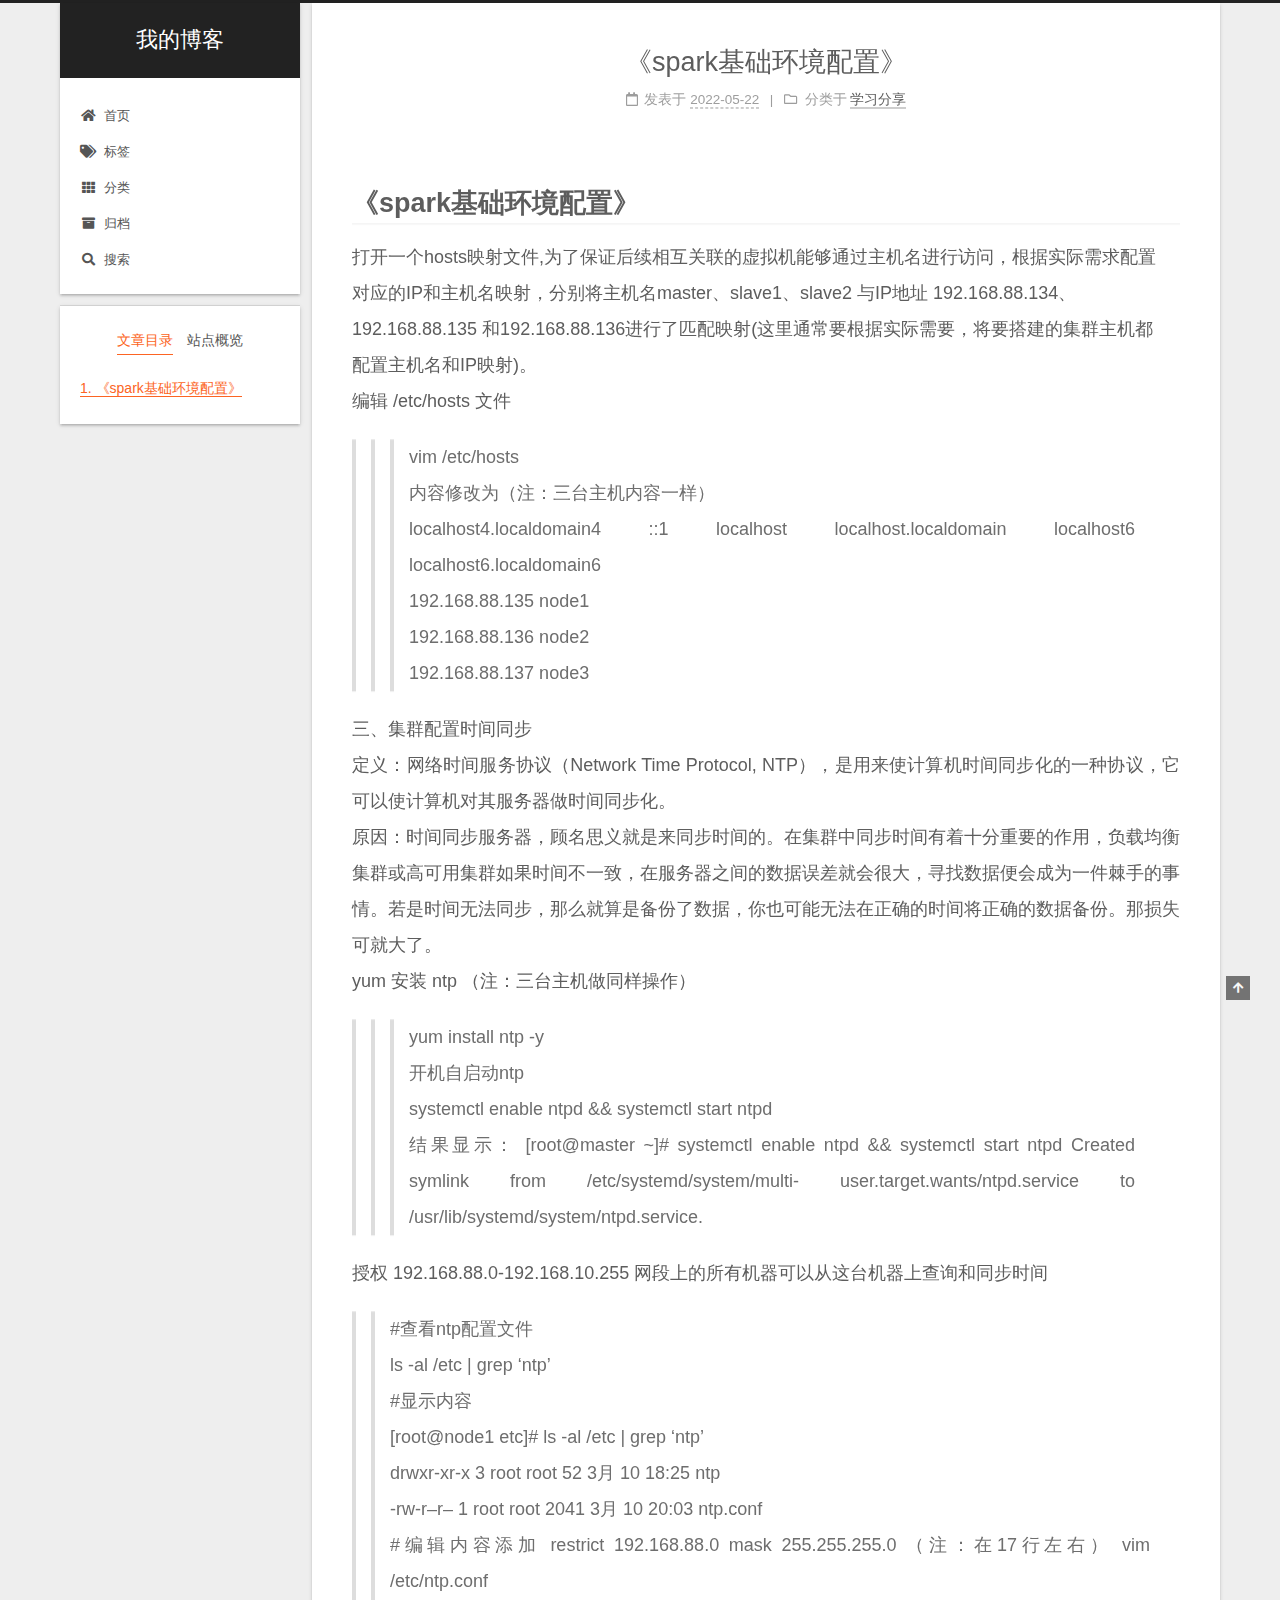
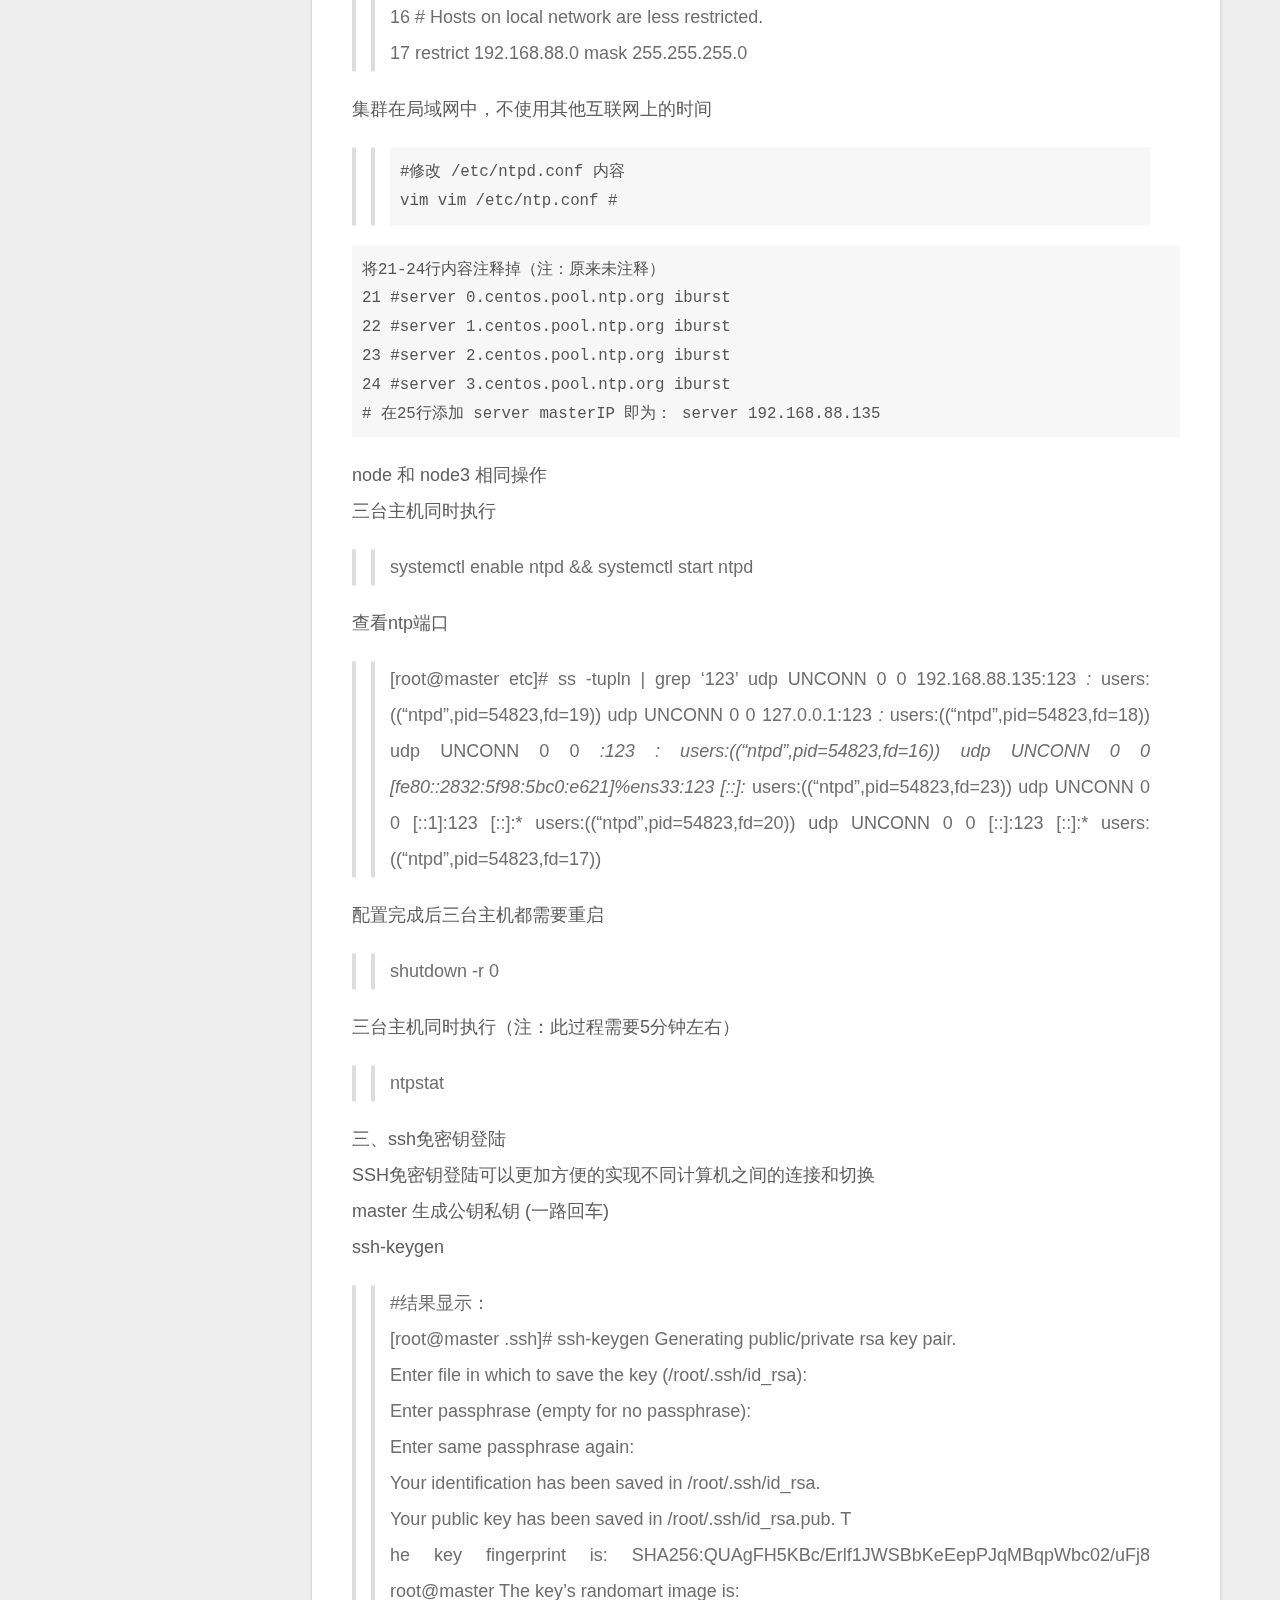
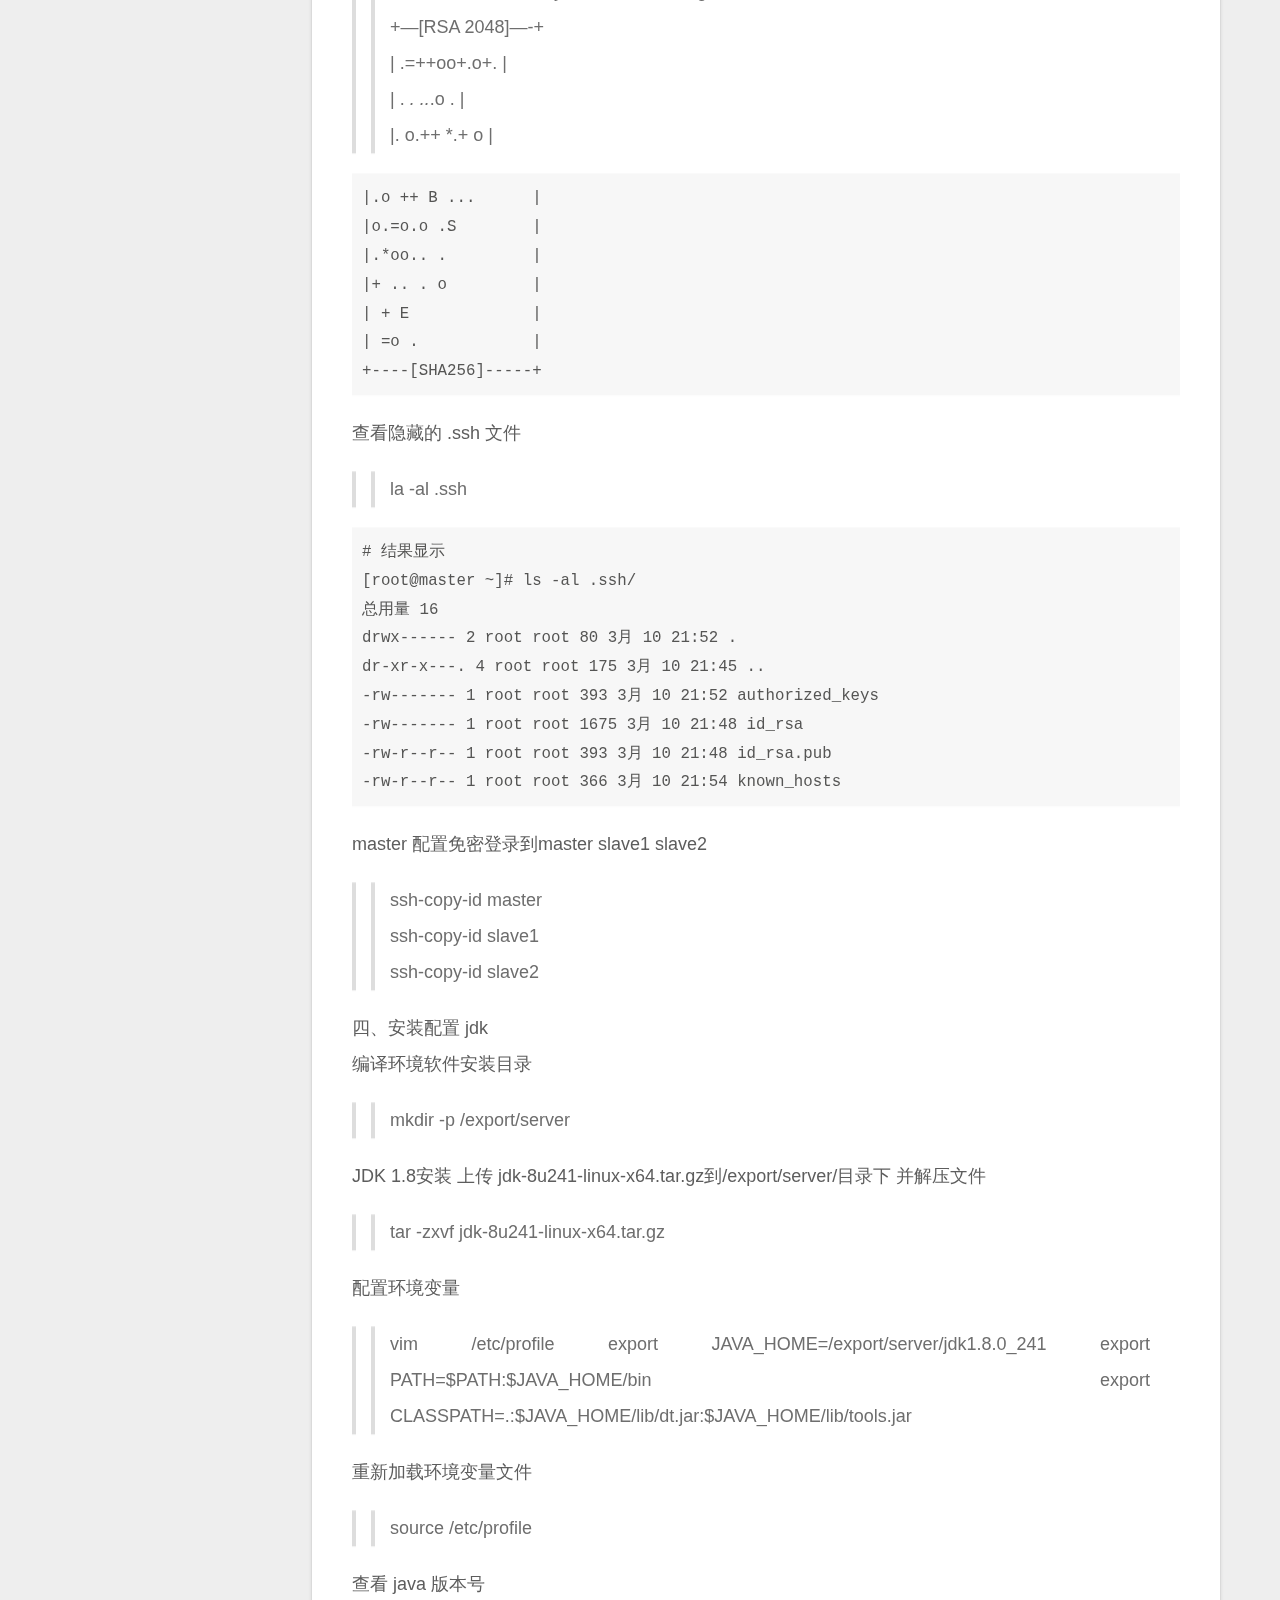
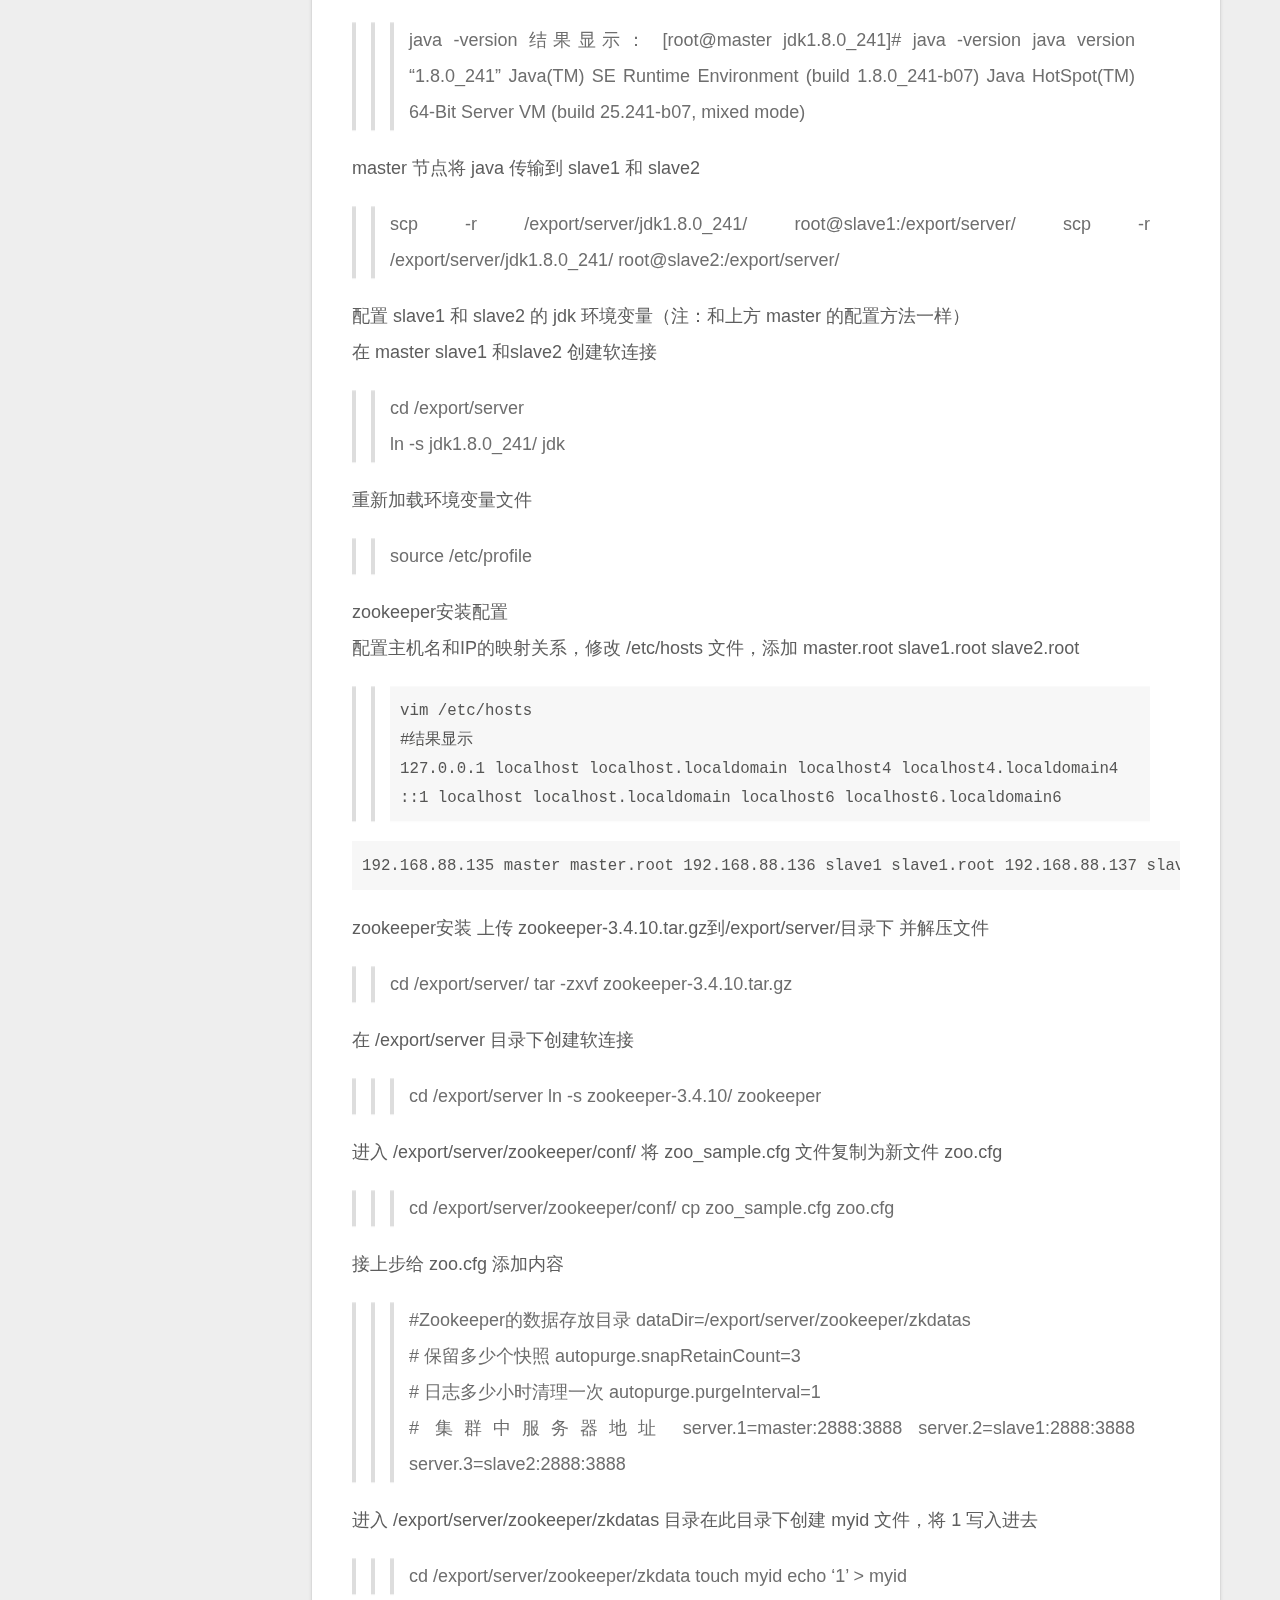
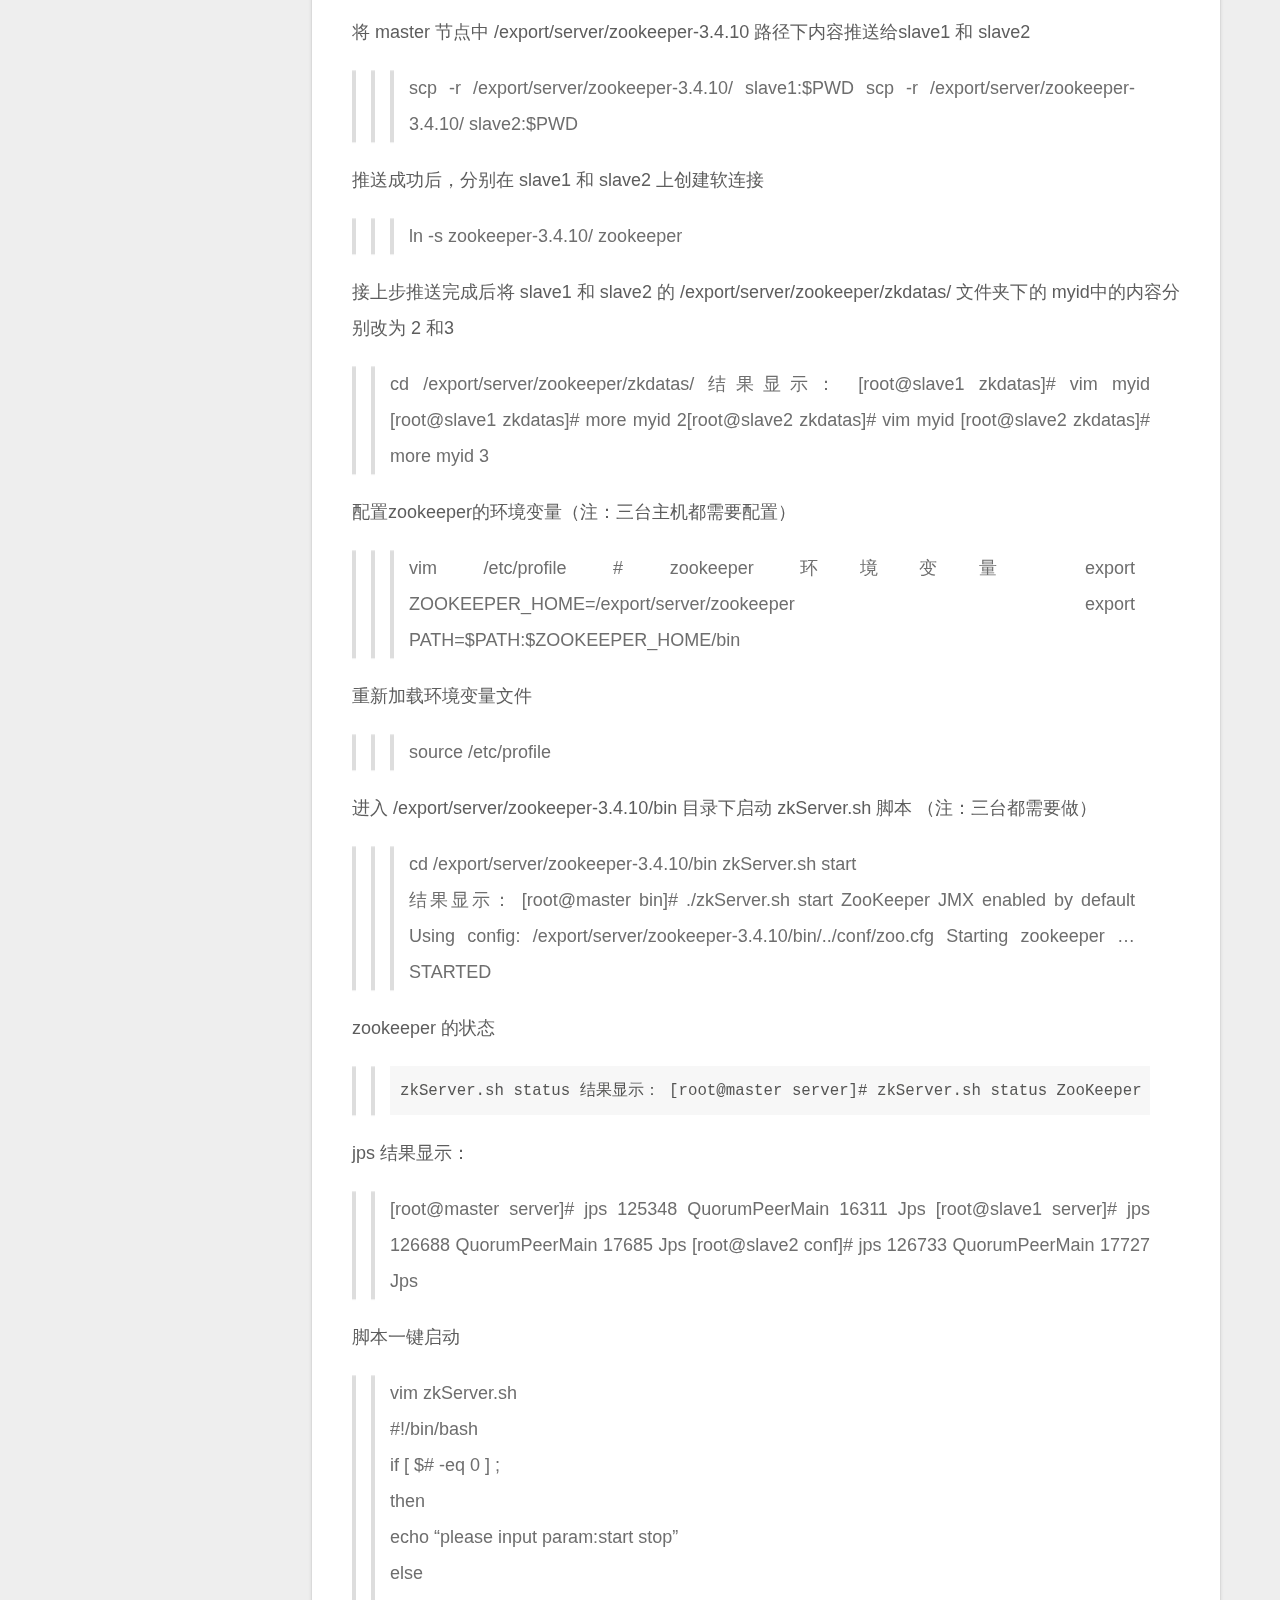
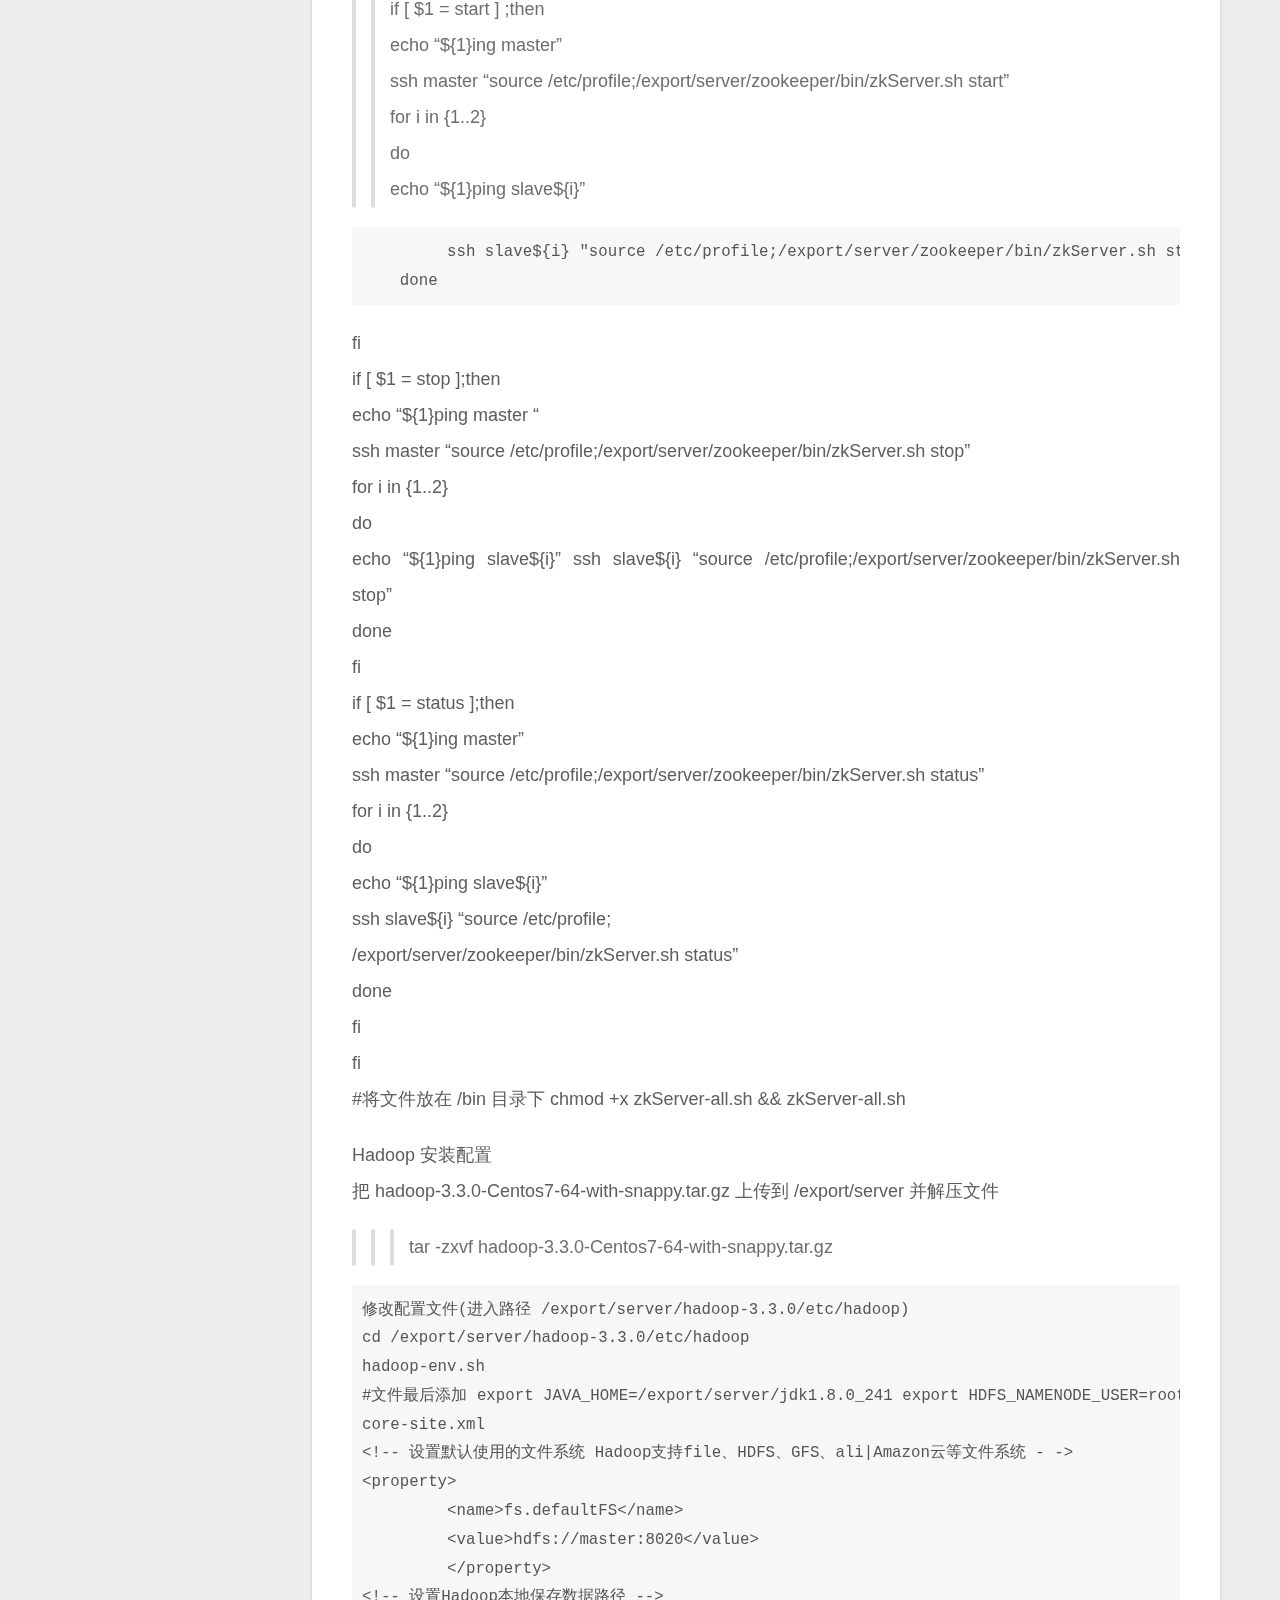
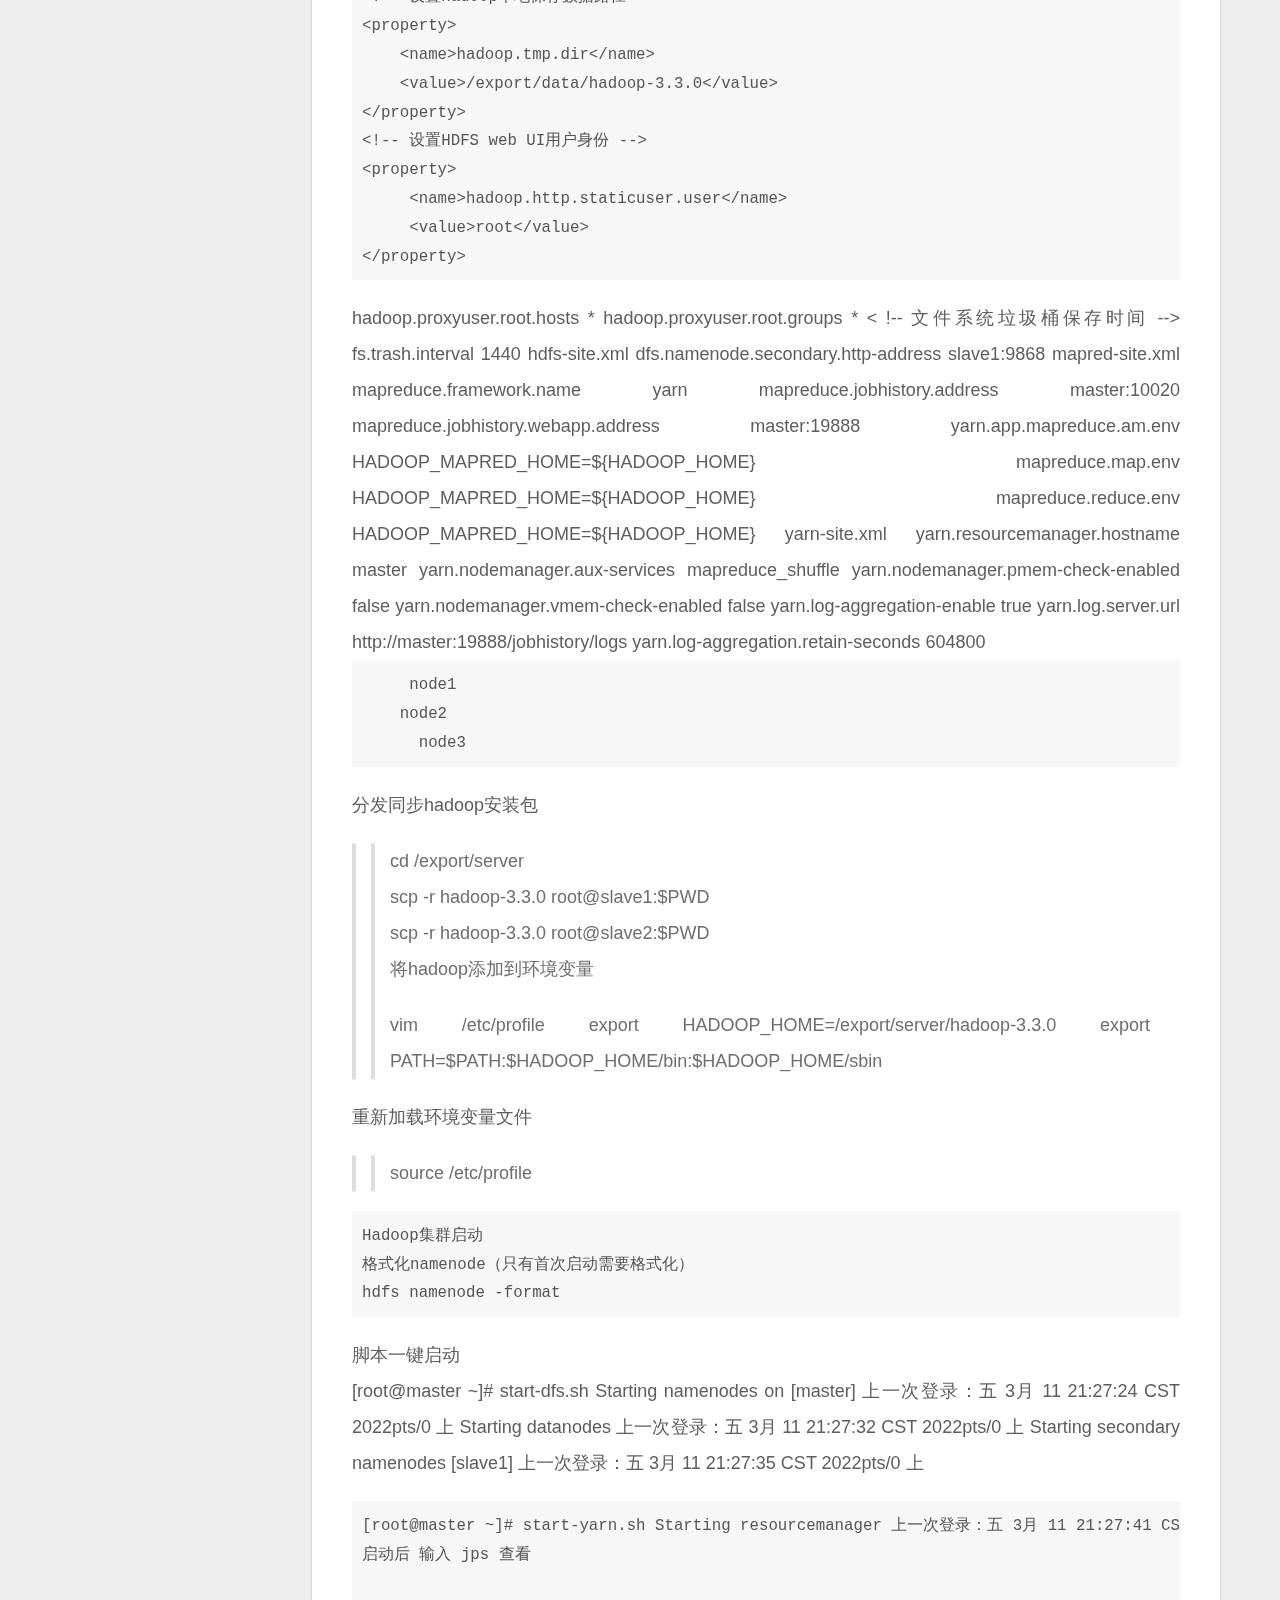
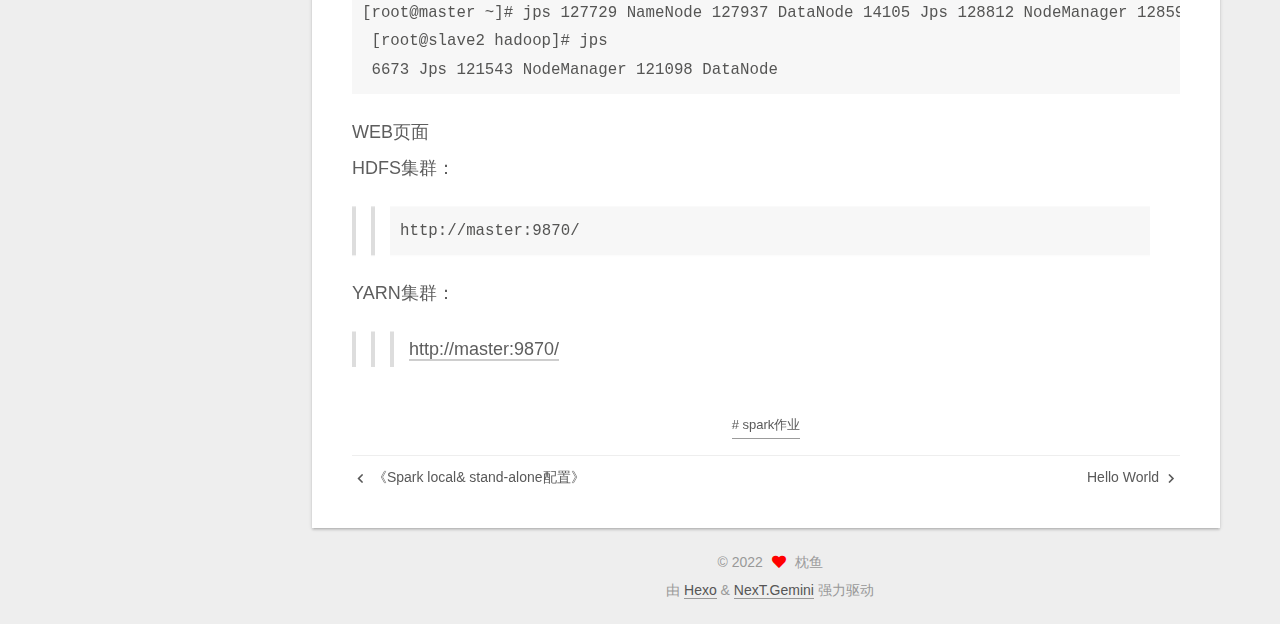
<file: 2022/05/22/spark2/index.html>
<!DOCTYPE html>
<html lang="zh-Hans">
<head>
  <meta charset="UTF-8">
<meta name="viewport" content="width=device-width, initial-scale=1, maximum-scale=2">
<meta name="theme-color" content="#222">
<meta name="generator" content="Hexo 6.2.0">
  <link rel="apple-touch-icon" sizes="180x180" href="/images/apple-touch-icon-next.png">
  <link rel="icon" type="image/png" sizes="32x32" href="/images/favicon-32x32-next.png">
  <link rel="icon" type="image/png" sizes="16x16" href="/images/favicon-16x16-next.png">
  <link rel="mask-icon" href="/images/logo.svg" color="#222">

<link rel="stylesheet" href="/css/main.css">


<link rel="stylesheet" href="/lib/font-awesome/css/all.min.css">

<script id="hexo-configurations">
    var NexT = window.NexT || {};
    var CONFIG = {"hostname":"example.com","root":"/","scheme":"Gemini","version":"7.8.0","exturl":false,"sidebar":{"position":"left","display":"post","padding":18,"offset":12,"onmobile":false},"copycode":{"enable":false,"show_result":false,"style":null},"back2top":{"enable":true,"sidebar":false,"scrollpercent":false},"bookmark":{"enable":false,"color":"#222","save":"auto"},"fancybox":false,"mediumzoom":false,"lazyload":false,"pangu":false,"comments":{"style":"tabs","active":null,"storage":true,"lazyload":false,"nav":null},"algolia":{"hits":{"per_page":10},"labels":{"input_placeholder":"Search for Posts","hits_empty":"We didn't find any results for the search: ${query}","hits_stats":"${hits} results found in ${time} ms"}},"localsearch":{"enable":true,"trigger":"auto","top_n_per_article":1,"unescape":false,"preload":false},"motion":{"enable":true,"async":false,"transition":{"post_block":"fadeIn","post_header":"slideDownIn","post_body":"slideDownIn","coll_header":"slideLeftIn","sidebar":"slideUpIn"}},"path":"search.xml"};
  </script>

  <meta name="description" content="《spark基础环境配置》打开一个hosts映射文件,为了保证后续相互关联的虚拟机能够通过主机名进行访问，根据实际需求配置对应的IP和主机名映射，分别将主机名master、slave1、slave2 与IP地址 192.168.88.134、192.168.88.135 和192.168.88.136进行了匹配映射(这里通常要根据实际需要，将要搭建的集群主机都配置主机名和IP映射)。编辑 &amp;#x2">
<meta property="og:type" content="article">
<meta property="og:title" content="《spark基础环境配置》">
<meta property="og:url" content="http://example.com/2022/05/22/spark2/index.html">
<meta property="og:site_name" content="我的博客">
<meta property="og:description" content="《spark基础环境配置》打开一个hosts映射文件,为了保证后续相互关联的虚拟机能够通过主机名进行访问，根据实际需求配置对应的IP和主机名映射，分别将主机名master、slave1、slave2 与IP地址 192.168.88.134、192.168.88.135 和192.168.88.136进行了匹配映射(这里通常要根据实际需要，将要搭建的集群主机都配置主机名和IP映射)。编辑 &amp;#x2">
<meta property="og:locale">
<meta property="article:published_time" content="2022-05-22T08:18:57.000Z">
<meta property="article:modified_time" content="2022-05-22T08:18:57.000Z">
<meta property="article:author" content="枕鱼">
<meta property="article:tag" content="spark作业">
<meta name="twitter:card" content="summary">

<link rel="canonical" href="http://example.com/2022/05/22/spark2/">


<script id="page-configurations">
  // https://hexo.io/docs/variables.html
  CONFIG.page = {
    sidebar: "",
    isHome : false,
    isPost : true,
    lang   : 'zh-Hans'
  };
</script>

  <title>《spark基础环境配置》 | 我的博客</title>
  






  <noscript>
  <style>
  .use-motion .brand,
  .use-motion .menu-item,
  .sidebar-inner,
  .use-motion .post-block,
  .use-motion .pagination,
  .use-motion .comments,
  .use-motion .post-header,
  .use-motion .post-body,
  .use-motion .collection-header { opacity: initial; }

  .use-motion .site-title,
  .use-motion .site-subtitle {
    opacity: initial;
    top: initial;
  }

  .use-motion .logo-line-before i { left: initial; }
  .use-motion .logo-line-after i { right: initial; }
  </style>
</noscript>

</head>

<body itemscope itemtype="http://schema.org/WebPage">
  <div class="container use-motion">
    <div class="headband"></div>

    <header class="header" itemscope itemtype="http://schema.org/WPHeader">
      <div class="header-inner"><div class="site-brand-container">
  <div class="site-nav-toggle">
    <div class="toggle" aria-label="切换导航栏">
      <span class="toggle-line toggle-line-first"></span>
      <span class="toggle-line toggle-line-middle"></span>
      <span class="toggle-line toggle-line-last"></span>
    </div>
  </div>

  <div class="site-meta">

    <a href="/" class="brand" rel="start">
      <span class="logo-line-before"><i></i></span>
      <h1 class="site-title">我的博客</h1>
      <span class="logo-line-after"><i></i></span>
    </a>
  </div>

  <div class="site-nav-right">
    <div class="toggle popup-trigger">
        <i class="fa fa-search fa-fw fa-lg"></i>
    </div>
  </div>
</div>




<nav class="site-nav">
  <ul id="menu" class="main-menu menu">
        <li class="menu-item menu-item-home">

    <a href="/" rel="section"><i class="fa fa-home fa-fw"></i>首页</a>

  </li>
        <li class="menu-item menu-item-tags">

    <a href="/tags/" rel="section"><i class="fa fa-tags fa-fw"></i>标签</a>

  </li>
        <li class="menu-item menu-item-categories">

    <a href="/categories/" rel="section"><i class="fa fa-th fa-fw"></i>分类</a>

  </li>
        <li class="menu-item menu-item-archives">

    <a href="/archives/" rel="section"><i class="fa fa-archive fa-fw"></i>归档</a>

  </li>
      <li class="menu-item menu-item-search">
        <a role="button" class="popup-trigger"><i class="fa fa-search fa-fw"></i>搜索
        </a>
      </li>
  </ul>
</nav>



  <div class="search-pop-overlay">
    <div class="popup search-popup">
        <div class="search-header">
  <span class="search-icon">
    <i class="fa fa-search"></i>
  </span>
  <div class="search-input-container">
    <input autocomplete="off" autocapitalize="off"
           placeholder="搜索..." spellcheck="false"
           type="search" class="search-input">
  </div>
  <span class="popup-btn-close">
    <i class="fa fa-times-circle"></i>
  </span>
</div>
<div id="search-result">
  <div id="no-result">
    <i class="fa fa-spinner fa-pulse fa-5x fa-fw"></i>
  </div>
</div>

    </div>
  </div>

</div>
    </header>

    
  <div class="back-to-top">
    <i class="fa fa-arrow-up"></i>
    <span>0%</span>
  </div>


    <main class="main">
      <div class="main-inner">
        <div class="content-wrap">
          

          <div class="content post posts-expand">
            

    
  
  
  <article itemscope itemtype="http://schema.org/Article" class="post-block" lang="zh-Hans">
    <link itemprop="mainEntityOfPage" href="http://example.com/2022/05/22/spark2/">

    <span hidden itemprop="author" itemscope itemtype="http://schema.org/Person">
      <meta itemprop="image" content="/images/yuyu.jpg">
      <meta itemprop="name" content="枕鱼">
      <meta itemprop="description" content="">
    </span>

    <span hidden itemprop="publisher" itemscope itemtype="http://schema.org/Organization">
      <meta itemprop="name" content="我的博客">
    </span>
      <header class="post-header">
        <h1 class="post-title" itemprop="name headline">
          《spark基础环境配置》
        </h1>

        <div class="post-meta">
            <span class="post-meta-item">
              <span class="post-meta-item-icon">
                <i class="far fa-calendar"></i>
              </span>
              <span class="post-meta-item-text">发表于</span>

              <time title="创建时间：2022-05-22 16:18:57" itemprop="dateCreated datePublished" datetime="2022-05-22T16:18:57+08:00">2022-05-22</time>
            </span>
            <span class="post-meta-item">
              <span class="post-meta-item-icon">
                <i class="far fa-folder"></i>
              </span>
              <span class="post-meta-item-text">分类于</span>
                <span itemprop="about" itemscope itemtype="http://schema.org/Thing">
                  <a href="/categories/%E5%AD%A6%E4%B9%A0%E5%88%86%E4%BA%AB/" itemprop="url" rel="index"><span itemprop="name">学习分享</span></a>
                </span>
            </span>

          

        </div>
      </header>

    
    
    
    <div class="post-body" itemprop="articleBody">

      
        <h1 id="《spark基础环境配置》"><a href="#《spark基础环境配置》" class="headerlink" title="《spark基础环境配置》"></a>《spark基础环境配置》</h1><p>打开一个hosts映射文件,为了保证后续相互关联的虚拟机能够通过主机名进行访问，根据实际需求配置<br>对应的IP和主机名映射，分别将主机名master、slave1、slave2 与IP地址 192.168.88.134、<br>192.168.88.135 和192.168.88.136进行了匹配映射(这里通常要根据实际需要，将要搭建的集群主机都<br>配置主机名和IP映射)。<br>编辑 &#x2F;etc&#x2F;hosts 文件</p>
<blockquote>
<blockquote>
<blockquote>
<p>vim &#x2F;etc&#x2F;hosts<br>   内容修改为（注：三台主机内容一样）<br>   localhost4.localdomain4 ::1 localhost localhost.localdomain localhost6 localhost6.localdomain6<br>   192.168.88.135 node1<br>   192.168.88.136 node2<br>   192.168.88.137 node3</p>
</blockquote>
</blockquote>
</blockquote>
<p>三、集群配置时间同步<br>定义：网络时间服务协议（Network Time Protocol, NTP），是用来使计算机时间同步化的一种协议，它可以使计算机对其服务器做时间同步化。<br>原因：时间同步服务器，顾名思义就是来同步时间的。在集群中同步时间有着十分重要的作用，负载均衡集群或高可用集群如果时间不一致，在服务器之间的数据误差就会很大，寻找数据便会成为一件棘手的事情。若是时间无法同步，那么就算是备份了数据，你也可能无法在正确的时间将正确的数据备份。那损失可就大了。<br>yum 安装 ntp （注：三台主机做同样操作）</p>
<blockquote>
<blockquote>
<blockquote>
<p>yum install ntp -y<br>   开机自启动ntp<br>   systemctl enable ntpd &amp;&amp; systemctl start ntpd<br>   结果显示： [root@master ~]# systemctl enable ntpd &amp;&amp; systemctl start ntpd Created symlink from &#x2F;etc&#x2F;systemd&#x2F;system&#x2F;multi- user.target.wants&#x2F;ntpd.service to &#x2F;usr&#x2F;lib&#x2F;systemd&#x2F;system&#x2F;ntpd.service.</p>
</blockquote>
</blockquote>
</blockquote>
<p>授权 192.168.88.0-192.168.10.255 网段上的所有机器可以从这台机器上查询和同步时间</p>
<blockquote>
<blockquote>
<blockquote>
</blockquote>
<p>   #查看ntp配置文件<br>   ls -al &#x2F;etc | grep ‘ntp’<br>   #显示内容<br>   [root@node1 etc]# ls -al &#x2F;etc | grep ‘ntp’<br>   drwxr-xr-x 3 root root 52 3月 10 18:25 ntp<br>   -rw-r–r– 1 root root 2041 3月 10 20:03 ntp.conf<br>    #编辑内容添加 restrict 192.168.88.0 mask 255.255.255.0 （注：在17行左右） vim &#x2F;etc&#x2F;ntp.conf<br>    16 # Hosts on local network are less restricted.<br>    17 restrict 192.168.88.0 mask 255.255.255.0</p>
</blockquote>
</blockquote>
<p>集群在局域网中，不使用其他互联网上的时间</p>
<blockquote>
<blockquote>
<blockquote>
</blockquote>
<pre><code>#修改 /etc/ntpd.conf 内容
vim vim /etc/ntp.conf # 
</code></pre>
</blockquote>
</blockquote>
<pre><code>将21-24行内容注释掉（注：原来未注释）   
21 #server 0.centos.pool.ntp.org iburst 
22 #server 1.centos.pool.ntp.org iburst 
23 #server 2.centos.pool.ntp.org iburst 
24 #server 3.centos.pool.ntp.org iburst 
# 在25行添加 server masterIP 即为： server 192.168.88.135
</code></pre>
<p>node 和 node3 相同操作<br>三台主机同时执行</p>
<blockquote>
<blockquote>
<blockquote>
</blockquote>
<p>   systemctl enable ntpd &amp;&amp; systemctl start ntpd</p>
</blockquote>
</blockquote>
<p>查看ntp端口</p>
<blockquote>
<blockquote>
<blockquote>
</blockquote>
<p>   [root@master etc]# ss -tupln | grep ‘123’ udp UNCONN 0 0 192.168.88.135:123 <em>:</em> users:((“ntpd”,pid&#x3D;54823,fd&#x3D;19)) udp UNCONN 0 0 127.0.0.1:123 <em>:</em> users:((“ntpd”,pid&#x3D;54823,fd&#x3D;18)) udp UNCONN 0 0 <em>:123 <em>:</em> users:((“ntpd”,pid&#x3D;54823,fd&#x3D;16)) udp UNCONN 0 0 [fe80::2832:5f98:5bc0:e621]%ens33:123 [::]:</em> users:((“ntpd”,pid&#x3D;54823,fd&#x3D;23)) udp UNCONN 0 0 [::1]:123 [::]:* users:((“ntpd”,pid&#x3D;54823,fd&#x3D;20)) udp UNCONN 0 0 [::]:123 [::]:* users:((“ntpd”,pid&#x3D;54823,fd&#x3D;17))</p>
</blockquote>
</blockquote>
<p>配置完成后三台主机都需要重启</p>
<blockquote>
<blockquote>
<blockquote>
</blockquote>
<p>   shutdown -r 0</p>
</blockquote>
</blockquote>
<p>三台主机同时执行（注：此过程需要5分钟左右）</p>
<blockquote>
<blockquote>
<blockquote>
</blockquote>
<p>   ntpstat</p>
</blockquote>
</blockquote>
<p>三、ssh免密钥登陆<br>SSH免密钥登陆可以更加方便的实现不同计算机之间的连接和切换<br>master 生成公钥私钥 (一路回车)<br>ssh-keygen </p>
<blockquote>
<blockquote>
<blockquote>
</blockquote>
<p>   #结果显示：<br>    [root@master .ssh]# ssh-keygen Generating public&#x2F;private rsa key pair.<br>    Enter file in which to save the key (&#x2F;root&#x2F;.ssh&#x2F;id_rsa):<br>    Enter passphrase (empty for no passphrase):<br>    Enter same passphrase again:<br>    Your identification has been saved in &#x2F;root&#x2F;.ssh&#x2F;id_rsa.<br>    Your public key has been saved in &#x2F;root&#x2F;.ssh&#x2F;id_rsa.pub. T<br>    he key fingerprint is: SHA256:QUAgFH5KBc&#x2F;Erlf1JWSBbKeEepPJqMBqpWbc02&#x2F;uFj8 root@master The key’s randomart image is:<br>    +—[RSA 2048]—-+<br>    | .&#x3D;++oo+.o+.     |<br>    | . <em>. ..</em>.o .    |<br>    |. o.++ *.+ o     |</p>
</blockquote>
</blockquote>
<pre><code>|.o ++ B ...      | 
|o.=o.o .S        |
|.*oo.. .         | 
|+ .. . o         | 
| + E             | 
| =o .            | 
+----[SHA256]-----+
</code></pre>
<p>查看隐藏的 .ssh 文件</p>
<blockquote>
<blockquote>
<blockquote>
</blockquote>
<p>   la -al .ssh </p>
</blockquote>
</blockquote>
<pre><code># 结果显示 
[root@master ~]# ls -al .ssh/ 
总用量 16 
drwx------ 2 root root 80 3月 10 21:52 . 
dr-xr-x---. 4 root root 175 3月 10 21:45 .. 
-rw------- 1 root root 393 3月 10 21:52 authorized_keys 
-rw------- 1 root root 1675 3月 10 21:48 id_rsa 
-rw-r--r-- 1 root root 393 3月 10 21:48 id_rsa.pub 
-rw-r--r-- 1 root root 366 3月 10 21:54 known_hosts
</code></pre>
<p>master 配置免密登录到master slave1 slave2</p>
<blockquote>
<blockquote>
<blockquote>
</blockquote>
<p>   ssh-copy-id master<br>    ssh-copy-id slave1<br>    ssh-copy-id slave2</p>
</blockquote>
</blockquote>
<p>四、安装配置 jdk<br>编译环境软件安装目录</p>
<blockquote>
<blockquote>
<blockquote>
</blockquote>
<p>   mkdir -p &#x2F;export&#x2F;server</p>
</blockquote>
</blockquote>
<p>JDK 1.8安装 上传 jdk-8u241-linux-x64.tar.gz到&#x2F;export&#x2F;server&#x2F;目录下 并解压文件</p>
<blockquote>
<blockquote>
<blockquote>
</blockquote>
<p>   tar -zxvf jdk-8u241-linux-x64.tar.gz</p>
</blockquote>
</blockquote>
<p>配置环境变量</p>
<blockquote>
<blockquote>
<blockquote>
</blockquote>
<p>   vim &#x2F;etc&#x2F;profile export JAVA_HOME&#x3D;&#x2F;export&#x2F;server&#x2F;jdk1.8.0_241 export PATH&#x3D;$PATH:$JAVA_HOME&#x2F;bin export CLASSPATH&#x3D;.:$JAVA_HOME&#x2F;lib&#x2F;dt.jar:$JAVA_HOME&#x2F;lib&#x2F;tools.jar</p>
</blockquote>
</blockquote>
<p>重新加载环境变量文件</p>
<blockquote>
<blockquote>
<blockquote>
</blockquote>
<p>   source &#x2F;etc&#x2F;profile</p>
</blockquote>
</blockquote>
<p>查看 java 版本号</p>
<blockquote>
<blockquote>
<blockquote>
<p>java -version 结果显示： [root@master jdk1.8.0_241]# java -version java version “1.8.0_241” Java(TM) SE Runtime Environment (build 1.8.0_241-b07) Java HotSpot(TM) 64-Bit Server VM (build 25.241-b07, mixed mode)</p>
</blockquote>
</blockquote>
</blockquote>
<p>master 节点将 java 传输到 slave1 和 slave2</p>
<blockquote>
<blockquote>
<blockquote>
</blockquote>
<p>   scp -r &#x2F;export&#x2F;server&#x2F;jdk1.8.0_241&#x2F; root@slave1:&#x2F;export&#x2F;server&#x2F; scp -r &#x2F;export&#x2F;server&#x2F;jdk1.8.0_241&#x2F; root@slave2:&#x2F;export&#x2F;server&#x2F;</p>
</blockquote>
</blockquote>
<p>配置 slave1 和 slave2 的 jdk 环境变量（注：和上方 master 的配置方法一样）<br>在 master slave1 和slave2 创建软连接</p>
<blockquote>
<blockquote>
<blockquote>
</blockquote>
<p>   cd &#x2F;export&#x2F;server<br>    ln -s jdk1.8.0_241&#x2F; jdk</p>
</blockquote>
</blockquote>
<p>重新加载环境变量文件</p>
<blockquote>
<blockquote>
<blockquote>
</blockquote>
<p>   source &#x2F;etc&#x2F;profile</p>
</blockquote>
</blockquote>
<p>zookeeper安装配置<br>配置主机名和IP的映射关系，修改 &#x2F;etc&#x2F;hosts 文件，添加 master.root slave1.root slave2.root</p>
<blockquote>
<blockquote>
<blockquote>
</blockquote>
<pre><code>vim /etc/hosts 
#结果显示 
127.0.0.1 localhost localhost.localdomain localhost4 localhost4.localdomain4 
::1 localhost localhost.localdomain localhost6 localhost6.localdomain6 
</code></pre>
</blockquote>
</blockquote>
<pre><code>192.168.88.135 master master.root 192.168.88.136 slave1 slave1.root 192.168.88.137 slave2 slave2.root
</code></pre>
<p>zookeeper安装 上传 zookeeper-3.4.10.tar.gz到&#x2F;export&#x2F;server&#x2F;目录下 并解压文件</p>
<blockquote>
<blockquote>
<blockquote>
</blockquote>
<p>   cd &#x2F;export&#x2F;server&#x2F; tar -zxvf zookeeper-3.4.10.tar.gz</p>
</blockquote>
</blockquote>
<p>在 &#x2F;export&#x2F;server 目录下创建软连接</p>
<blockquote>
<blockquote>
<blockquote>
<p>cd &#x2F;export&#x2F;server ln -s zookeeper-3.4.10&#x2F; zookeeper</p>
</blockquote>
</blockquote>
</blockquote>
<p>进入 &#x2F;export&#x2F;server&#x2F;zookeeper&#x2F;conf&#x2F; 将 zoo_sample.cfg 文件复制为新文件 zoo.cfg</p>
<blockquote>
<blockquote>
<blockquote>
<p>cd &#x2F;export&#x2F;server&#x2F;zookeeper&#x2F;conf&#x2F; cp zoo_sample.cfg zoo.cfg</p>
</blockquote>
</blockquote>
</blockquote>
<p>接上步给 zoo.cfg 添加内容</p>
<blockquote>
<blockquote>
<blockquote>
<p>#Zookeeper的数据存放目录 dataDir&#x3D;&#x2F;export&#x2F;server&#x2F;zookeeper&#x2F;zkdatas<br>    # 保留多少个快照 autopurge.snapRetainCount&#x3D;3<br>    # 日志多少小时清理一次 autopurge.purgeInterval&#x3D;1<br>    # 集群中服务器地址 server.1&#x3D;master:2888:3888 server.2&#x3D;slave1:2888:3888 server.3&#x3D;slave2:2888:3888</p>
</blockquote>
</blockquote>
</blockquote>
<p>进入 &#x2F;export&#x2F;server&#x2F;zookeeper&#x2F;zkdatas 目录在此目录下创建 myid 文件，将 1 写入进去</p>
<blockquote>
<blockquote>
<blockquote>
<p> cd &#x2F;export&#x2F;server&#x2F;zookeeper&#x2F;zkdata touch myid echo ‘1’ &gt; myid</p>
</blockquote>
</blockquote>
</blockquote>
<p>将 master 节点中 &#x2F;export&#x2F;server&#x2F;zookeeper-3.4.10 路径下内容推送给slave1 和 slave2</p>
<blockquote>
<blockquote>
<blockquote>
<p>scp -r &#x2F;export&#x2F;server&#x2F;zookeeper-3.4.10&#x2F; slave1:$PWD scp -r &#x2F;export&#x2F;server&#x2F;zookeeper-3.4.10&#x2F; slave2:$PWD</p>
</blockquote>
</blockquote>
</blockquote>
<p>推送成功后，分别在 slave1 和 slave2 上创建软连接</p>
<blockquote>
<blockquote>
<blockquote>
<p>ln -s zookeeper-3.4.10&#x2F; zookeeper</p>
</blockquote>
</blockquote>
</blockquote>
<p>接上步推送完成后将 slave1 和 slave2 的 &#x2F;export&#x2F;server&#x2F;zookeeper&#x2F;zkdatas&#x2F; 文件夹下的 myid中的内容分别改为 2 和3</p>
<blockquote>
<blockquote>
<blockquote>
</blockquote>
<p>   cd &#x2F;export&#x2F;server&#x2F;zookeeper&#x2F;zkdatas&#x2F; 结果显示： [root@slave1 zkdatas]# vim myid [root@slave1 zkdatas]# more myid 2[root@slave2 zkdatas]# vim myid [root@slave2 zkdatas]# more myid 3</p>
</blockquote>
</blockquote>
<p>配置zookeeper的环境变量（注：三台主机都需要配置）</p>
<blockquote>
<blockquote>
<blockquote>
<p> vim &#x2F;etc&#x2F;profile # zookeeper 环境变量 export ZOOKEEPER_HOME&#x3D;&#x2F;export&#x2F;server&#x2F;zookeeper export PATH&#x3D;$PATH:$ZOOKEEPER_HOME&#x2F;bin</p>
</blockquote>
</blockquote>
</blockquote>
<p>重新加载环境变量文件</p>
<blockquote>
<blockquote>
<blockquote>
<p>source &#x2F;etc&#x2F;profile</p>
</blockquote>
</blockquote>
</blockquote>
<p>进入 &#x2F;export&#x2F;server&#x2F;zookeeper-3.4.10&#x2F;bin 目录下启动 zkServer.sh 脚本 （注：三台都需要做）</p>
<blockquote>
<blockquote>
<blockquote>
<p>cd &#x2F;export&#x2F;server&#x2F;zookeeper-3.4.10&#x2F;bin zkServer.sh start<br>    结果显示： [root@master bin]# .&#x2F;zkServer.sh start ZooKeeper JMX enabled by default Using config: &#x2F;export&#x2F;server&#x2F;zookeeper-3.4.10&#x2F;bin&#x2F;..&#x2F;conf&#x2F;zoo.cfg Starting zookeeper … STARTED</p>
</blockquote>
</blockquote>
</blockquote>
<p>zookeeper 的状态</p>
<blockquote>
<blockquote>
<blockquote>
</blockquote>
<pre><code>zkServer.sh status 结果显示： [root@master server]# zkServer.sh status ZooKeeper JMX enabled by default Using config: /export/server/zookeeper-3.4.10/bin/../conf/zoo.cfg Mode: follower [root@slave1 server]# zkServer.sh status ZooKeeper JMX enabled by default Using config: /export/server/zookeeper-3.4.10/bin/../conf/zoo.cfg Mode: follower [root@slave2 conf]# zkServer.sh status ZooKeeper JMX enabled by default Using config: /export/server/zookeeper-3.4.10/bin/../conf/zoo.cfg Mode: leader
</code></pre>
</blockquote>
</blockquote>
<p>jps 结果显示： </p>
<blockquote>
<blockquote>
<blockquote>
</blockquote>
<p>   [root@master server]# jps 125348 QuorumPeerMain 16311 Jps [root@slave1 server]# jps 126688 QuorumPeerMain 17685 Jps [root@slave2 conf]# jps 126733 QuorumPeerMain 17727 Jps</p>
</blockquote>
</blockquote>
<p>脚本一键启动</p>
<blockquote>
<blockquote>
<blockquote>
</blockquote>
<p>   vim zkServer.sh<br>  #!&#x2F;bin&#x2F;bash<br>  if [ $# -eq 0 ] ;<br>  then<br>       echo “please input param:start stop”<br>else<br>if [ $1 &#x3D; start ] ;then<br>   echo “${1}ing master”<br>   ssh master “source &#x2F;etc&#x2F;profile;&#x2F;export&#x2F;server&#x2F;zookeeper&#x2F;bin&#x2F;zkServer.sh start”<br>         for i in {1..2}<br>          do<br>             echo “${1}ping slave${i}” </p>
</blockquote>
</blockquote>
<pre><code>         ssh slave$&#123;i&#125; &quot;source /etc/profile;/export/server/zookeeper/bin/zkServer.sh start&quot; 
    done 
</code></pre>
<p>fi<br>if [ $1 &#x3D; stop ];then<br>    echo “${1}ping master “<br>    ssh master “source &#x2F;etc&#x2F;profile;&#x2F;export&#x2F;server&#x2F;zookeeper&#x2F;bin&#x2F;zkServer.sh stop”<br>    for i in {1..2}<br>    do<br>       echo “${1}ping slave${i}” ssh slave${i} “source &#x2F;etc&#x2F;profile;&#x2F;export&#x2F;server&#x2F;zookeeper&#x2F;bin&#x2F;zkServer.sh stop”<br>    done<br>fi<br>if [ $1 &#x3D; status ];then<br>    echo “${1}ing master”<br>    ssh master “source &#x2F;etc&#x2F;profile;&#x2F;export&#x2F;server&#x2F;zookeeper&#x2F;bin&#x2F;zkServer.sh status”<br>    for i in {1..2}<br>    do<br>       echo “${1}ping slave${i}”<br>        ssh slave${i} “source &#x2F;etc&#x2F;profile;<br>&#x2F;export&#x2F;server&#x2F;zookeeper&#x2F;bin&#x2F;zkServer.sh status”<br>   done<br> fi<br> fi<br> #将文件放在 &#x2F;bin 目录下 chmod +x zkServer-all.sh &amp;&amp; zkServer-all.sh</p>
<p>Hadoop 安装配置<br>把 hadoop-3.3.0-Centos7-64-with-snappy.tar.gz 上传到 &#x2F;export&#x2F;server 并解压文件</p>
<blockquote>
<blockquote>
<blockquote>
<p>tar -zxvf hadoop-3.3.0-Centos7-64-with-snappy.tar.gz</p>
</blockquote>
</blockquote>
</blockquote>
<pre><code>修改配置文件(进入路径 /export/server/hadoop-3.3.0/etc/hadoop)
cd /export/server/hadoop-3.3.0/etc/hadoop
hadoop-env.sh
#文件最后添加 export JAVA_HOME=/export/server/jdk1.8.0_241 export HDFS_NAMENODE_USER=root export HDFS_DATANODE_USER=root export HDFS_SECONDARYNAMENODE_USER=root export YARN_RESOURCEMANAGER_USER=root export YARN_NODEMANAGER_USER=root
core-site.xml
&lt;!-- 设置默认使用的文件系统 Hadoop支持file、HDFS、GFS、ali|Amazon云等文件系统 - -&gt;
&lt;property&gt; 
         &lt;name&gt;fs.defaultFS&lt;/name&gt; 
         &lt;value&gt;hdfs://master:8020&lt;/value&gt; 
         &lt;/property&gt; 
&lt;!-- 设置Hadoop本地保存数据路径 --&gt; 
&lt;property&gt; 
    &lt;name&gt;hadoop.tmp.dir&lt;/name&gt; 
    &lt;value&gt;/export/data/hadoop-3.3.0&lt;/value&gt; 
&lt;/property&gt; 
&lt;!-- 设置HDFS web UI用户身份 --&gt; 
&lt;property&gt; 
     &lt;name&gt;hadoop.http.staticuser.user&lt;/name&gt; 
     &lt;value&gt;root&lt;/value&gt; 
&lt;/property&gt; 
</code></pre>
<!-- 整合hive 用户代理设置 -->
<property> 
    <name>hadoop.proxyuser.root.hosts</name> 
    <value>*</value> 
    </property>
     <property> 
     <name>hadoop.proxyuser.root.groups</name> 
     <value>*</value> 
     </property> <
     !-- 文件系统垃圾桶保存时间 --> <property> 
     <name>fs.trash.interval</name>
      <value>1440</value> 
    </property>
    hdfs-site.xml
    <!-- 设置SNN进程运行机器位置信息 --> 
    <property> 
    <name>dfs.namenode.secondary.http-address</name> <value>slave1:9868</value>
     </property>
    mapred-site.xml
    <!-- 设置MR程序默认运行模式： yarn集群模式 local本地模式 --> <property> 
    <name>mapreduce.framework.name</name> 
    <value>yarn</value> 
    </property> 
    <!-- MR程序历史服务地址 -->
     <property> 
    <name>mapreduce.jobhistory.address</name> 
    <value>master:10020</value> 
    </property> 
    <!-- MR程序历史服务器web端地址 --> 
    <property> 
    <name>mapreduce.jobhistory.webapp.address</name> <value>master:19888</value> 
    </property> 
    <property> 
    <name>yarn.app.mapreduce.am.env</name> 
    <value>HADOOP_MAPRED_HOME=${HADOOP_HOME}</value> 
    </property> 
    <property> 
    <name>mapreduce.map.env</name> 
    <value>HADOOP_MAPRED_HOME=${HADOOP_HOME}</value> 
    </property> 
    <property> 
    <name>mapreduce.reduce.env</name>
    <value>HADOOP_MAPRED_HOME=${HADOOP_HOME}</value> 
    </property>
yarn-site.xml
<!-- 设置YARN集群主角色运行机器位置 --> 
<property> 
<name>yarn.resourcemanager.hostname</name> 
<value>master</value> 
</property> 
<property>
 <name>yarn.nodemanager.aux-services</name> 
 <value>mapreduce_shuffle</value> 
 </property>
  <!-- 是否将对容器实施物理内存限制 --> 
  <property>
   <name>yarn.nodemanager.pmem-check-enabled</name> 
   <value>false</value>
    </property>
     <!-- 是否将对容器实施虚拟内存限制。 --> 
     <property> 
     <name>yarn.nodemanager.vmem-check-enabled</name>
      <value>false</value> 
      </property>
       <!-- 开启日志聚集 --> 
       <property> <name>yarn.log-aggregation-enable</name> <value>true</value> 
       </property>
        <!-- 设置yarn历史服务器地址 --> 
        <property> 
        <name>yarn.log.server.url</name> 
        <value>http://master:19888/jobhistory/logs</value> 
        </property> 
        <!-- 历史日志保存的时间 7天 --> 
        <property> 
        <name>yarn.log-aggregation.retain-seconds</name> <value>604800</value>
         </property>

<pre><code>     node1
    node2
      node3
</code></pre>
<p>分发同步hadoop安装包</p>
<blockquote>
<blockquote>
<blockquote>
</blockquote>
<p>   cd &#x2F;export&#x2F;server<br>     scp -r hadoop-3.3.0 root@slave1:$PWD<br>     scp -r hadoop-3.3.0 root@slave2:$PWD<br>将hadoop添加到环境变量</p>
<blockquote>
</blockquote>
<p>   vim &#x2F;etc&#x2F;profile export HADOOP_HOME&#x3D;&#x2F;export&#x2F;server&#x2F;hadoop-3.3.0 export PATH&#x3D;$PATH:$HADOOP_HOME&#x2F;bin:$HADOOP_HOME&#x2F;sbin</p>
</blockquote>
</blockquote>
<p>重新加载环境变量文件</p>
<blockquote>
<blockquote>
<blockquote>
</blockquote>
<p>   source &#x2F;etc&#x2F;profile</p>
</blockquote>
</blockquote>
<pre><code>Hadoop集群启动
格式化namenode（只有首次启动需要格式化）
hdfs namenode -format
</code></pre>
<p>脚本一键启动<br>    [root@master ~]# start-dfs.sh Starting namenodes on [master] 上一次登录：五 3月 11 21:27:24 CST 2022pts&#x2F;0 上 Starting datanodes 上一次登录：五 3月 11 21:27:32 CST 2022pts&#x2F;0 上 Starting secondary namenodes [slave1] 上一次登录：五 3月 11 21:27:35 CST 2022pts&#x2F;0 上 </p>
<pre><code>[root@master ~]# start-yarn.sh Starting resourcemanager 上一次登录：五 3月 11 21:27:41 CST 2022pts/0 上 Starting nodemanagers 上一次登录：五 3月 11 21:27:51 CST 2022pts/0 上
启动后 输入 jps 查看

[root@master ~]# jps 127729 NameNode 127937 DataNode 14105 Jps 128812 NodeManager 128591 ResourceManager [root@slave1 hadoop]# jps 121889 NodeManager 121559 SecondaryNameNode 7014 Jps 121369 DataNode
 [root@slave2 hadoop]# jps
 6673 Jps 121543 NodeManager 121098 DataNode
</code></pre>
<p>WEB页面<br>HDFS集群：</p>
<blockquote>
<blockquote>
<blockquote>
</blockquote>
<pre><code>http://master:9870/
</code></pre>
</blockquote>
</blockquote>
<p>YARN集群：</p>
<blockquote>
<blockquote>
<blockquote>
<p><a target="_blank" rel="noopener" href="http://master:9870/">http://master:9870/</a></p>
</blockquote>
</blockquote>
</blockquote>

    </div>

    
    
    

      <footer class="post-footer">
          <div class="post-tags">
              <a href="/tags/spark%E4%BD%9C%E4%B8%9A/" rel="tag"># spark作业</a>
          </div>

        


        
    <div class="post-nav">
      <div class="post-nav-item">
    <a href="/2022/05/22/spark1/" rel="prev" title="《Spark local& stand-alone配置》">
      <i class="fa fa-chevron-left"></i> 《Spark local& stand-alone配置》
    </a></div>
      <div class="post-nav-item">
    <a href="/2022/05/30/hello-world/" rel="next" title="Hello World">
      Hello World <i class="fa fa-chevron-right"></i>
    </a></div>
    </div>
      </footer>
    
  </article>
  
  
  



          </div>
          

<script>
  window.addEventListener('tabs:register', () => {
    let { activeClass } = CONFIG.comments;
    if (CONFIG.comments.storage) {
      activeClass = localStorage.getItem('comments_active') || activeClass;
    }
    if (activeClass) {
      let activeTab = document.querySelector(`a[href="#comment-${activeClass}"]`);
      if (activeTab) {
        activeTab.click();
      }
    }
  });
  if (CONFIG.comments.storage) {
    window.addEventListener('tabs:click', event => {
      if (!event.target.matches('.tabs-comment .tab-content .tab-pane')) return;
      let commentClass = event.target.classList[1];
      localStorage.setItem('comments_active', commentClass);
    });
  }
</script>

        </div>
          
  
  <div class="toggle sidebar-toggle">
    <span class="toggle-line toggle-line-first"></span>
    <span class="toggle-line toggle-line-middle"></span>
    <span class="toggle-line toggle-line-last"></span>
  </div>

  <aside class="sidebar">
    <div class="sidebar-inner">

      <ul class="sidebar-nav motion-element">
        <li class="sidebar-nav-toc">
          文章目录
        </li>
        <li class="sidebar-nav-overview">
          站点概览
        </li>
      </ul>

      <!--noindex-->
      <div class="post-toc-wrap sidebar-panel">
          <div class="post-toc motion-element"><ol class="nav"><li class="nav-item nav-level-1"><a class="nav-link" href="#%E3%80%8Aspark%E5%9F%BA%E7%A1%80%E7%8E%AF%E5%A2%83%E9%85%8D%E7%BD%AE%E3%80%8B"><span class="nav-number">1.</span> <span class="nav-text">《spark基础环境配置》</span></a></li></ol></div>
      </div>
      <!--/noindex-->

      <div class="site-overview-wrap sidebar-panel">
        <div class="site-author motion-element" itemprop="author" itemscope itemtype="http://schema.org/Person">
    <img class="site-author-image" itemprop="image" alt="枕鱼"
      src="/images/yuyu.jpg">
  <p class="site-author-name" itemprop="name">枕鱼</p>
  <div class="site-description" itemprop="description"></div>
</div>
<div class="site-state-wrap motion-element">
  <nav class="site-state">
      <div class="site-state-item site-state-posts">
          <a href="/archives/">
        
          <span class="site-state-item-count">5</span>
          <span class="site-state-item-name">日志</span>
        </a>
      </div>
      <div class="site-state-item site-state-categories">
            <a href="/categories/">
          
        <span class="site-state-item-count">1</span>
        <span class="site-state-item-name">分类</span></a>
      </div>
      <div class="site-state-item site-state-tags">
            <a href="/tags/">
          
        <span class="site-state-item-count">1</span>
        <span class="site-state-item-name">标签</span></a>
      </div>
  </nav>
</div>
  <div class="links-of-author motion-element">
      <span class="links-of-author-item">
        <a href="https://github.com/yuyubaobeidan" title="GitHub → https:&#x2F;&#x2F;github.com&#x2F;yuyubaobeidan" rel="noopener" target="_blank"><i class="fab fa-github fa-fw"></i>GitHub</a>
      </span>
      <span class="links-of-author-item">
        <a href="mailto:1848960105@qq.com" title="E-Mail → mailto:1848960105@qq.com" rel="noopener" target="_blank"><i class="fa fa-envelope fa-fw"></i>E-Mail</a>
      </span>
  </div>



      </div>

    </div>
  </aside>
  <div id="sidebar-dimmer"></div>


      </div>
    </main>

    <footer class="footer">
      <div class="footer-inner">
        

        

<div class="copyright">
  
  &copy; 
  <span itemprop="copyrightYear">2022</span>
  <span class="with-love">
    <i class="fa fa-heart"></i>
  </span>
  <span class="author" itemprop="copyrightHolder">枕鱼</span>
</div>
  <div class="powered-by">由 <a href="https://hexo.io/" class="theme-link" rel="noopener" target="_blank">Hexo</a> & <a href="https://theme-next.org/" class="theme-link" rel="noopener" target="_blank">NexT.Gemini</a> 强力驱动
  </div>

        








      </div>
    </footer>
  </div>

  
  <script src="/lib/anime.min.js"></script>
  <script src="/lib/velocity/velocity.min.js"></script>
  <script src="/lib/velocity/velocity.ui.min.js"></script>

<script src="/js/utils.js"></script>

<script src="/js/motion.js"></script>


<script src="/js/schemes/pisces.js"></script>


<script src="/js/next-boot.js"></script>




  




  
<script src="/js/local-search.js"></script>













  

  

</body>
</html>
</file>
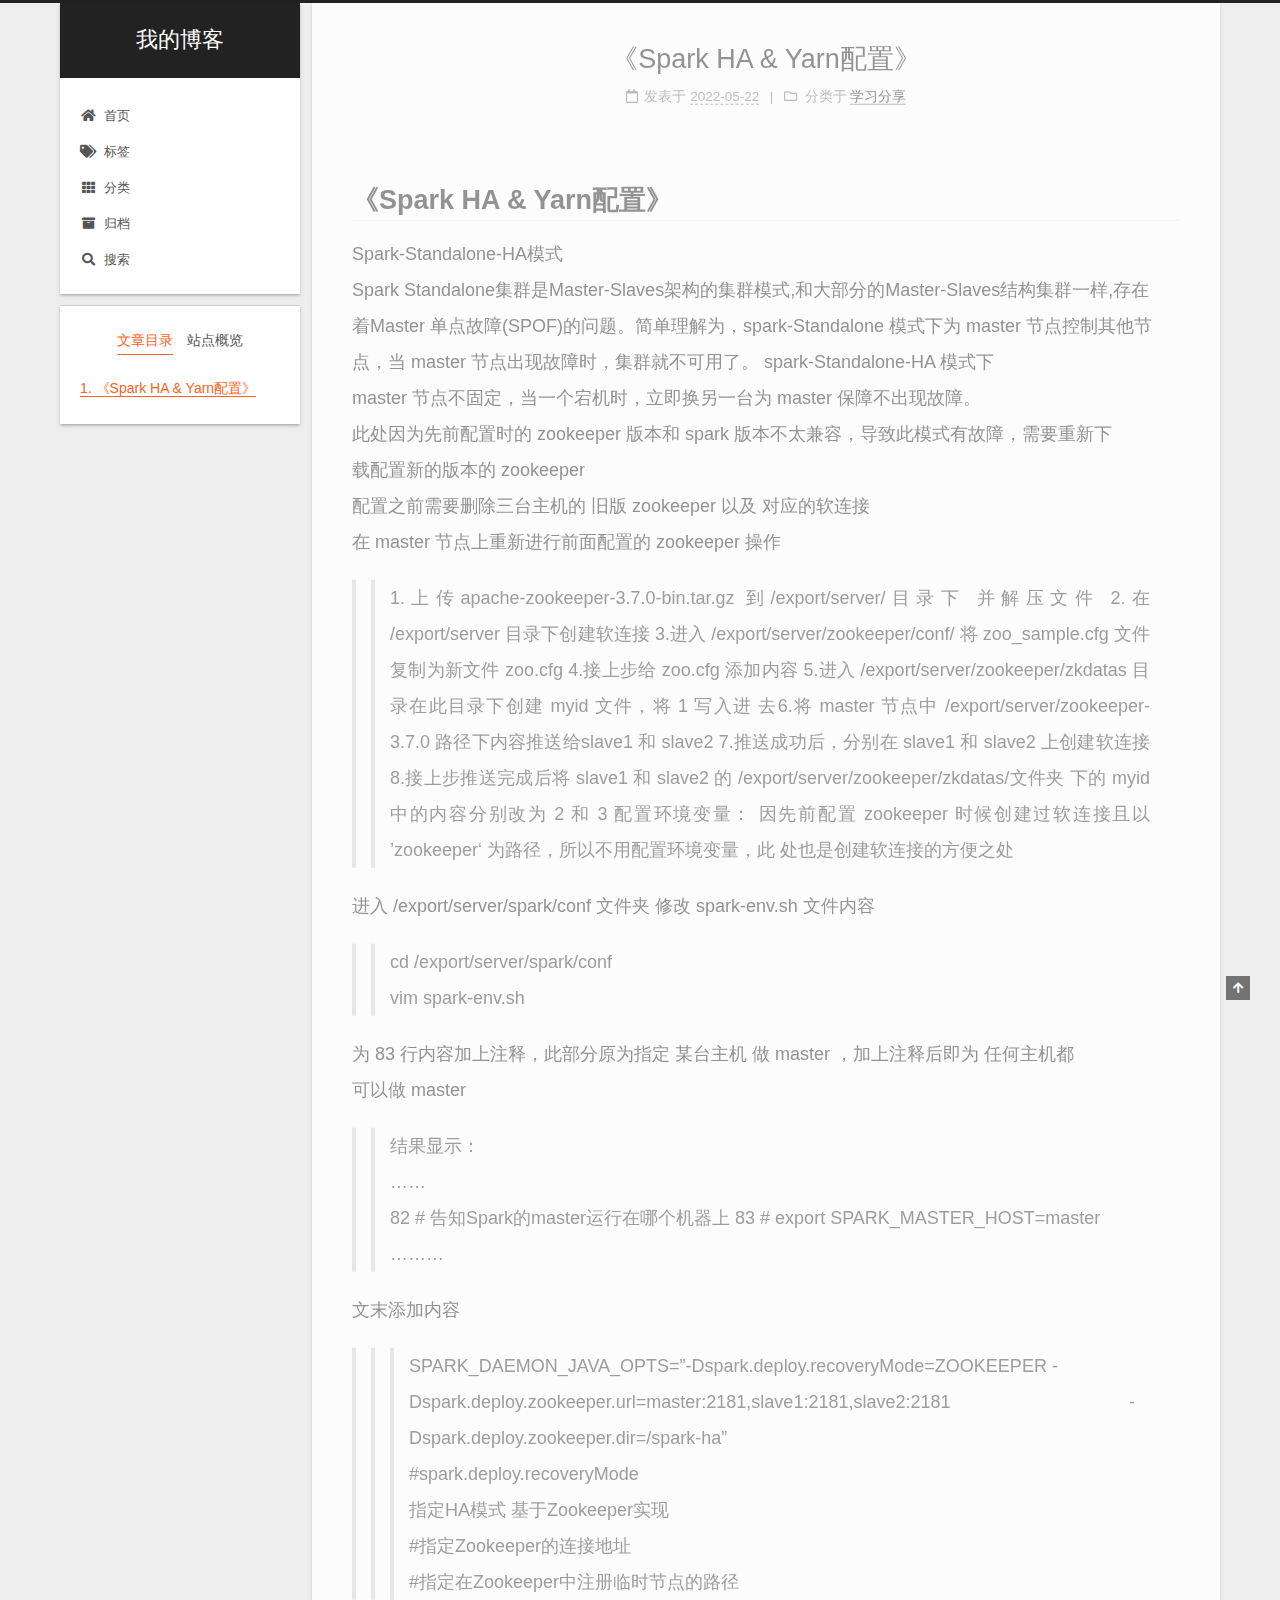
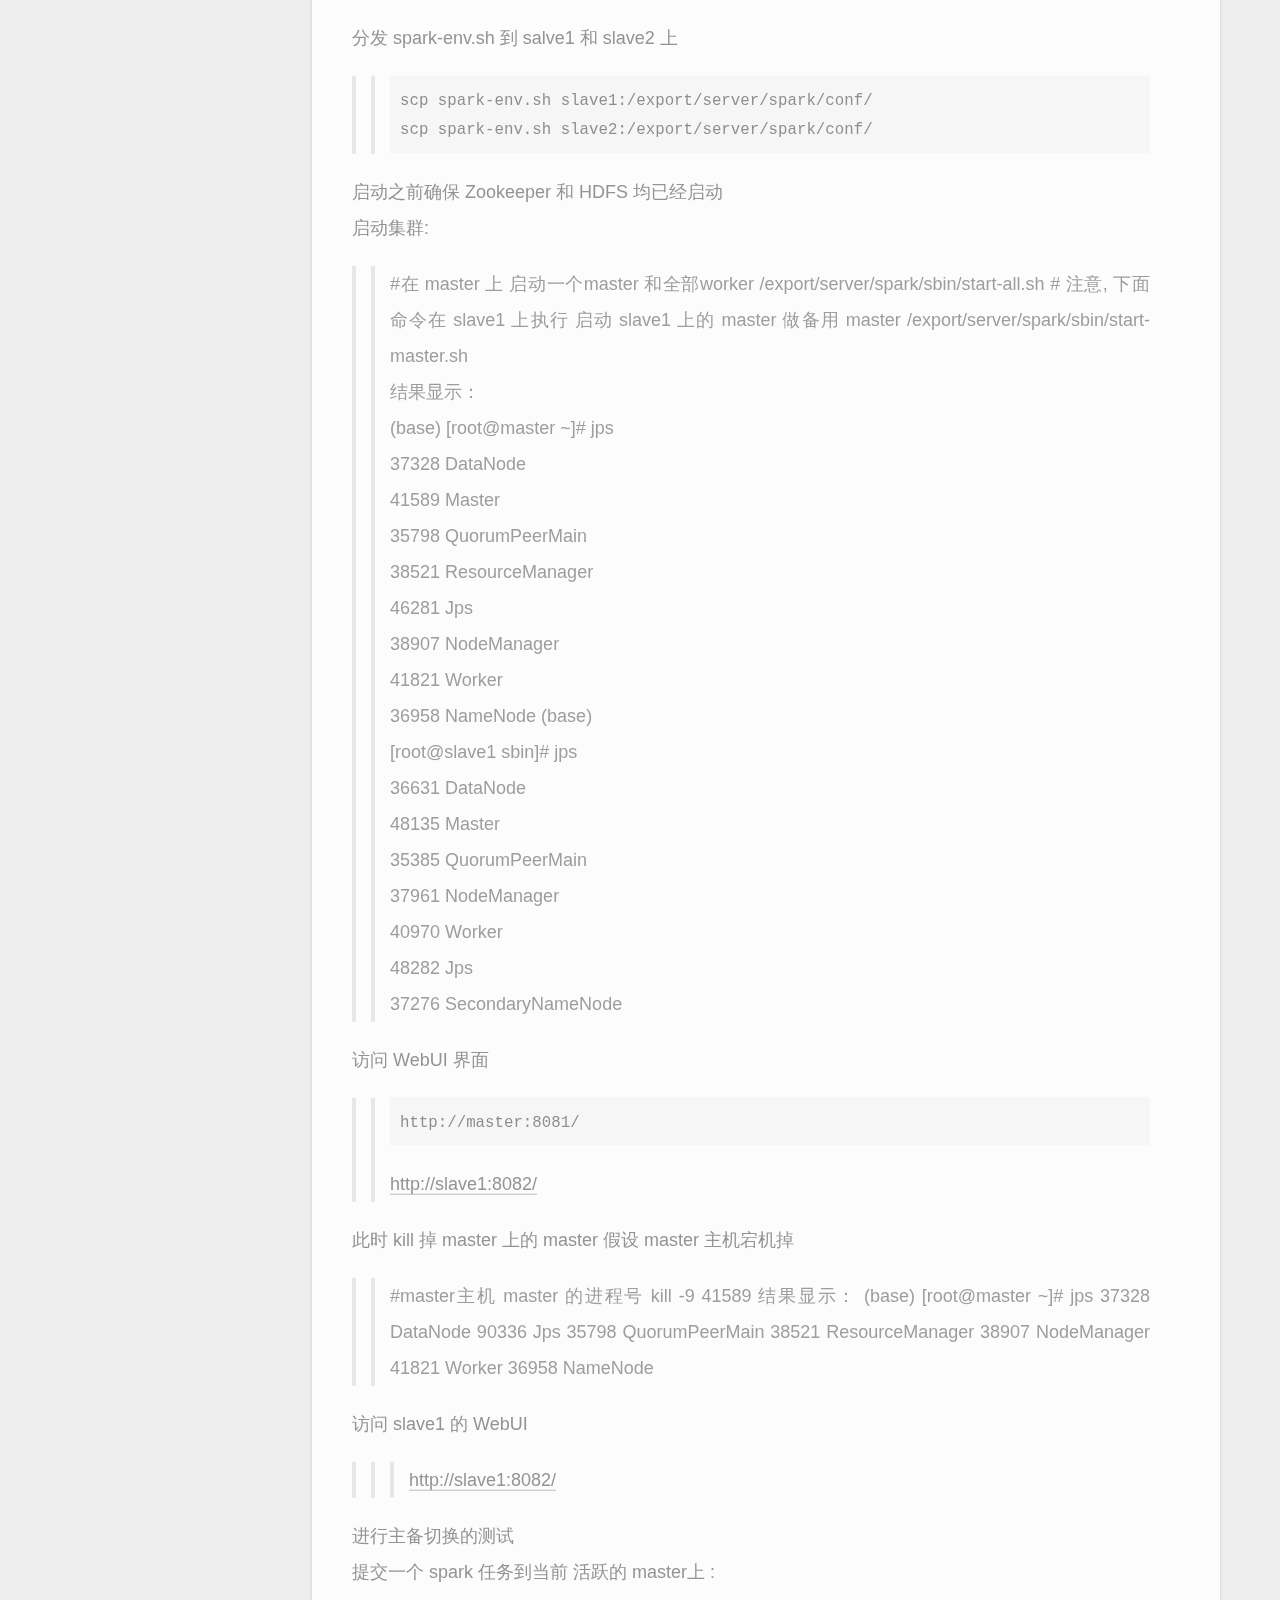
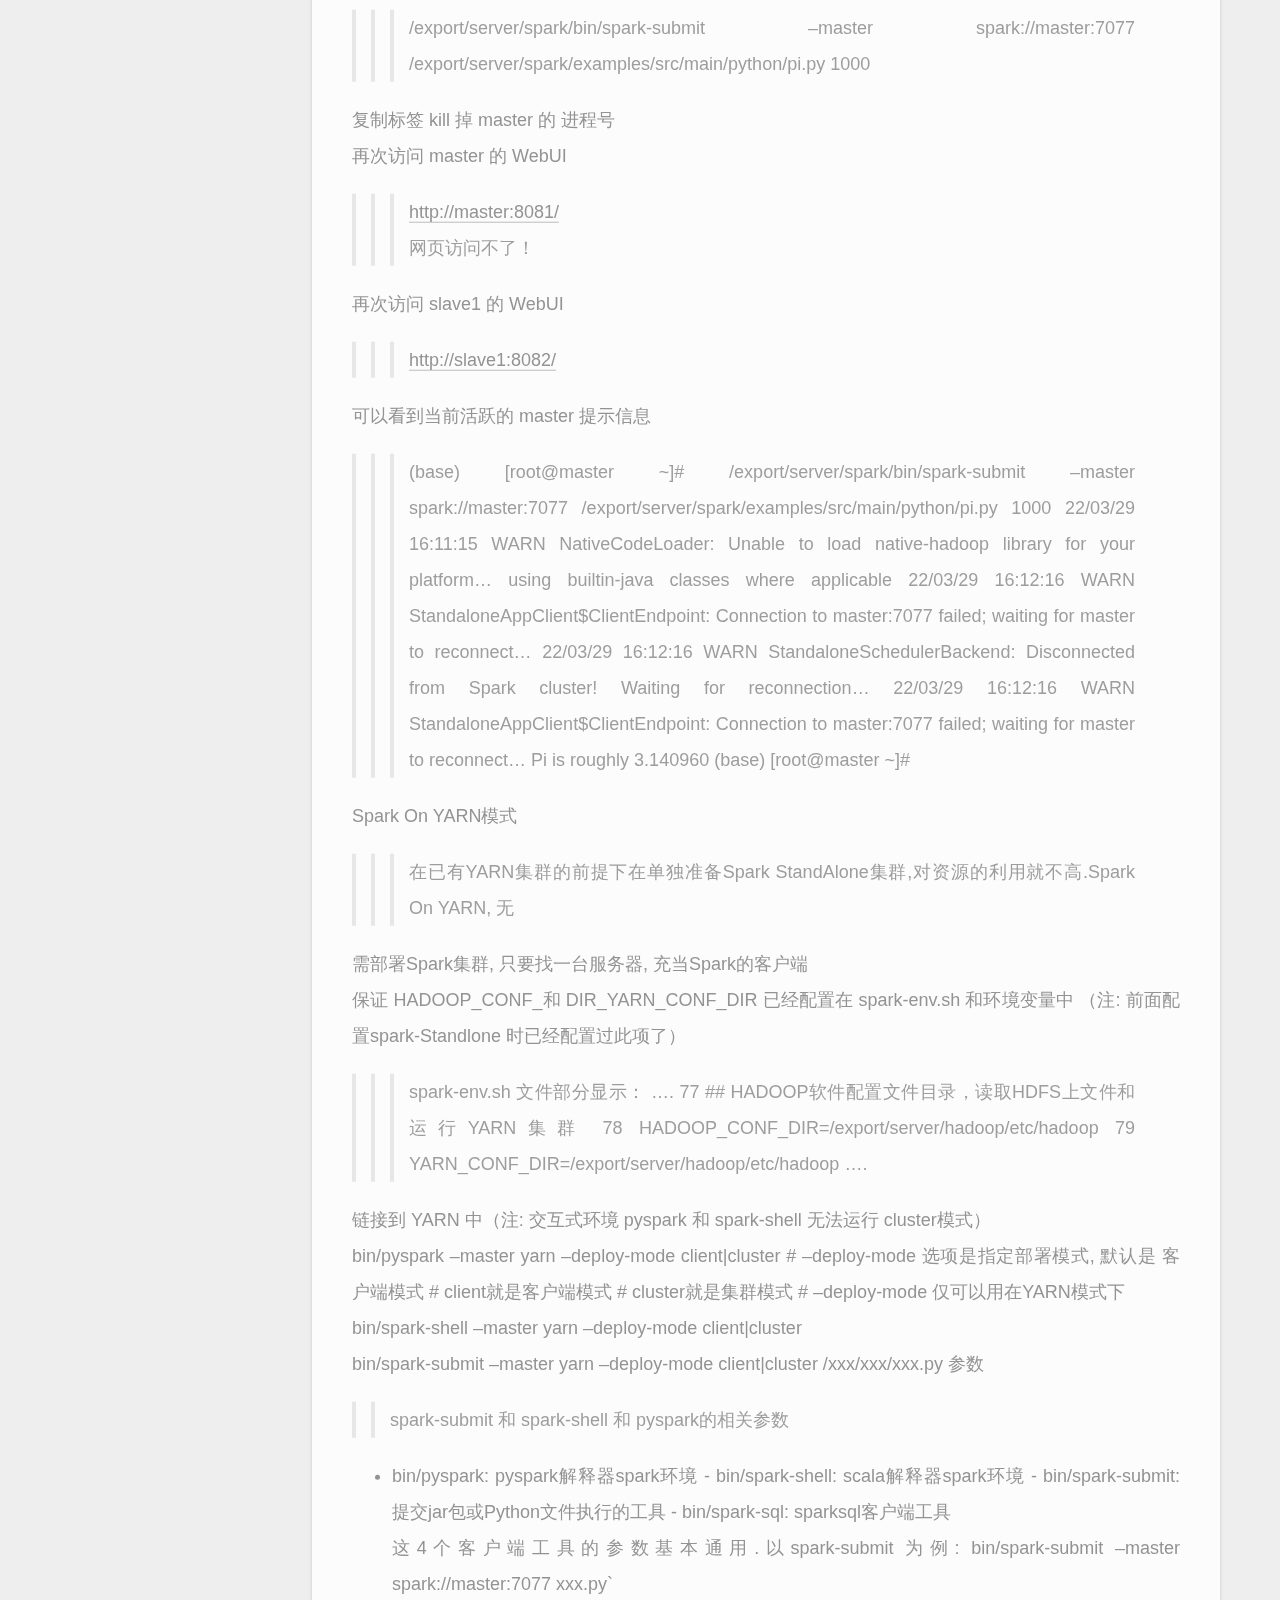
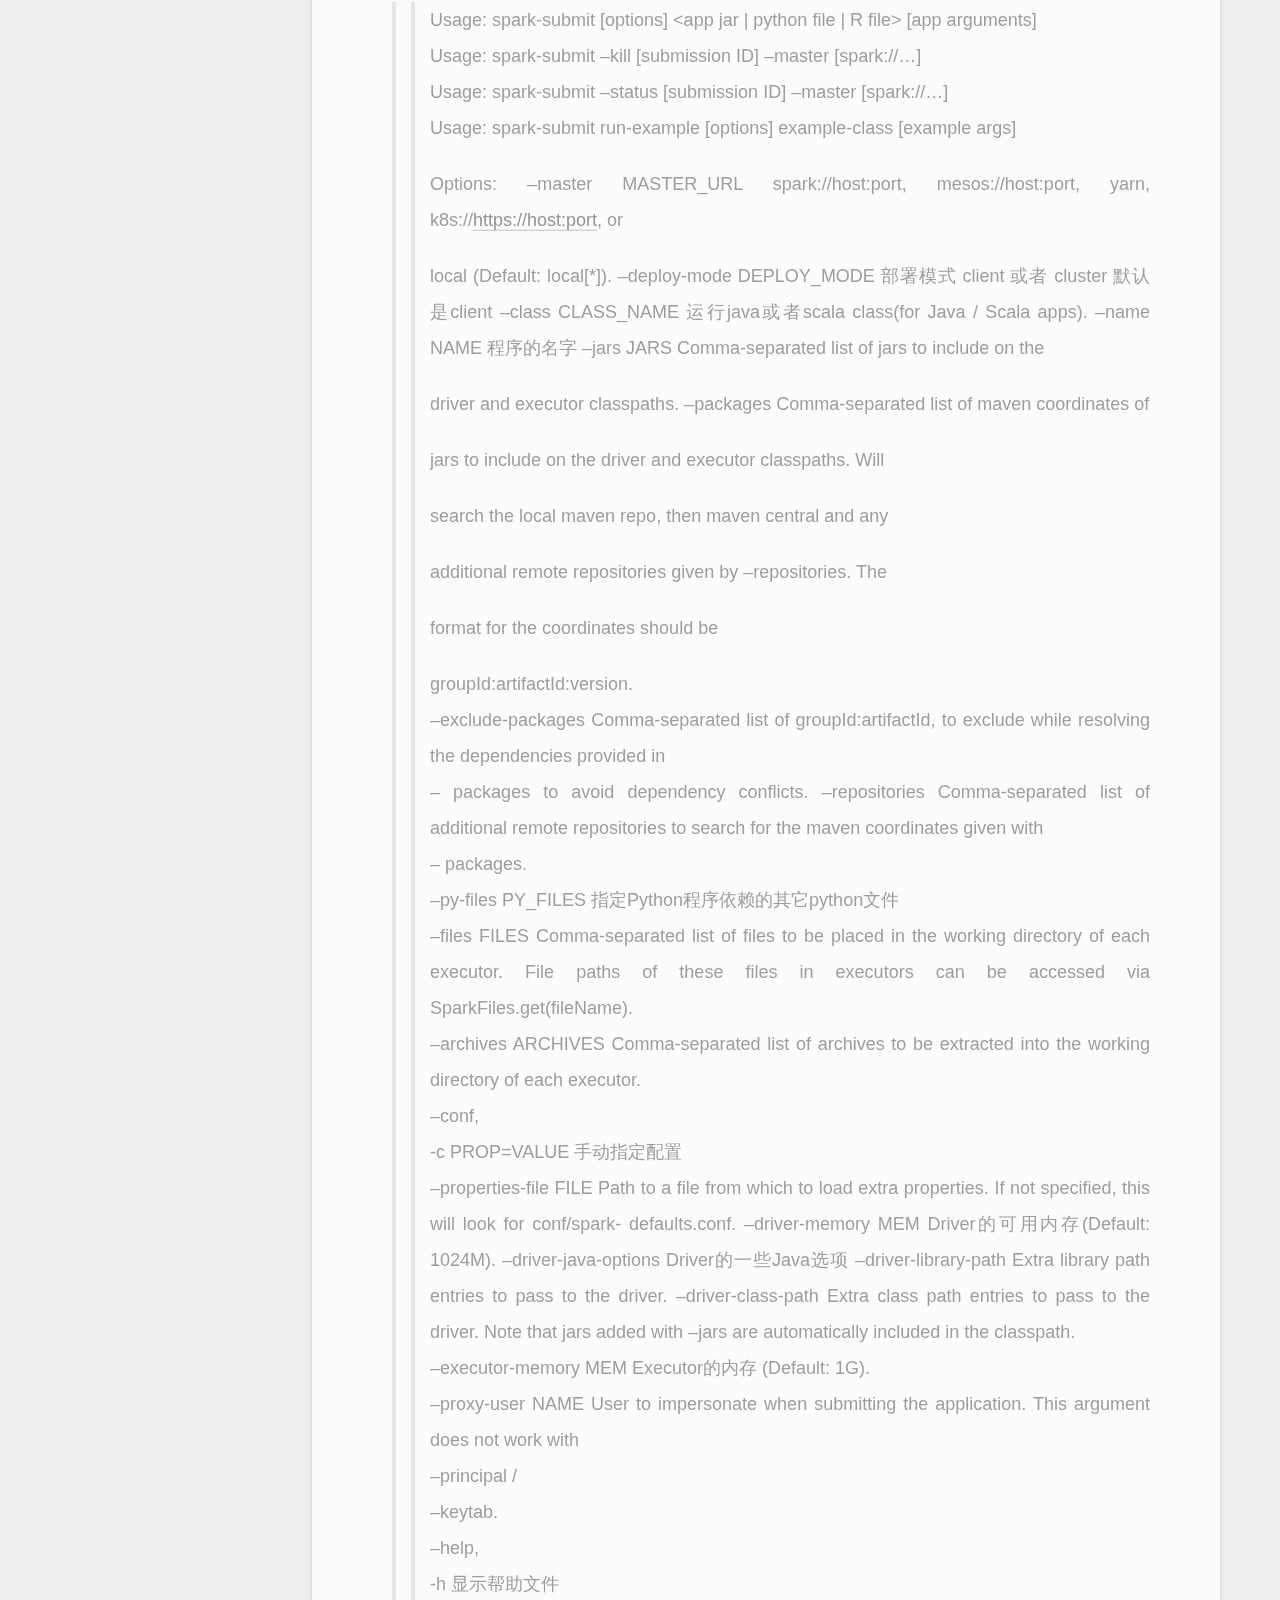
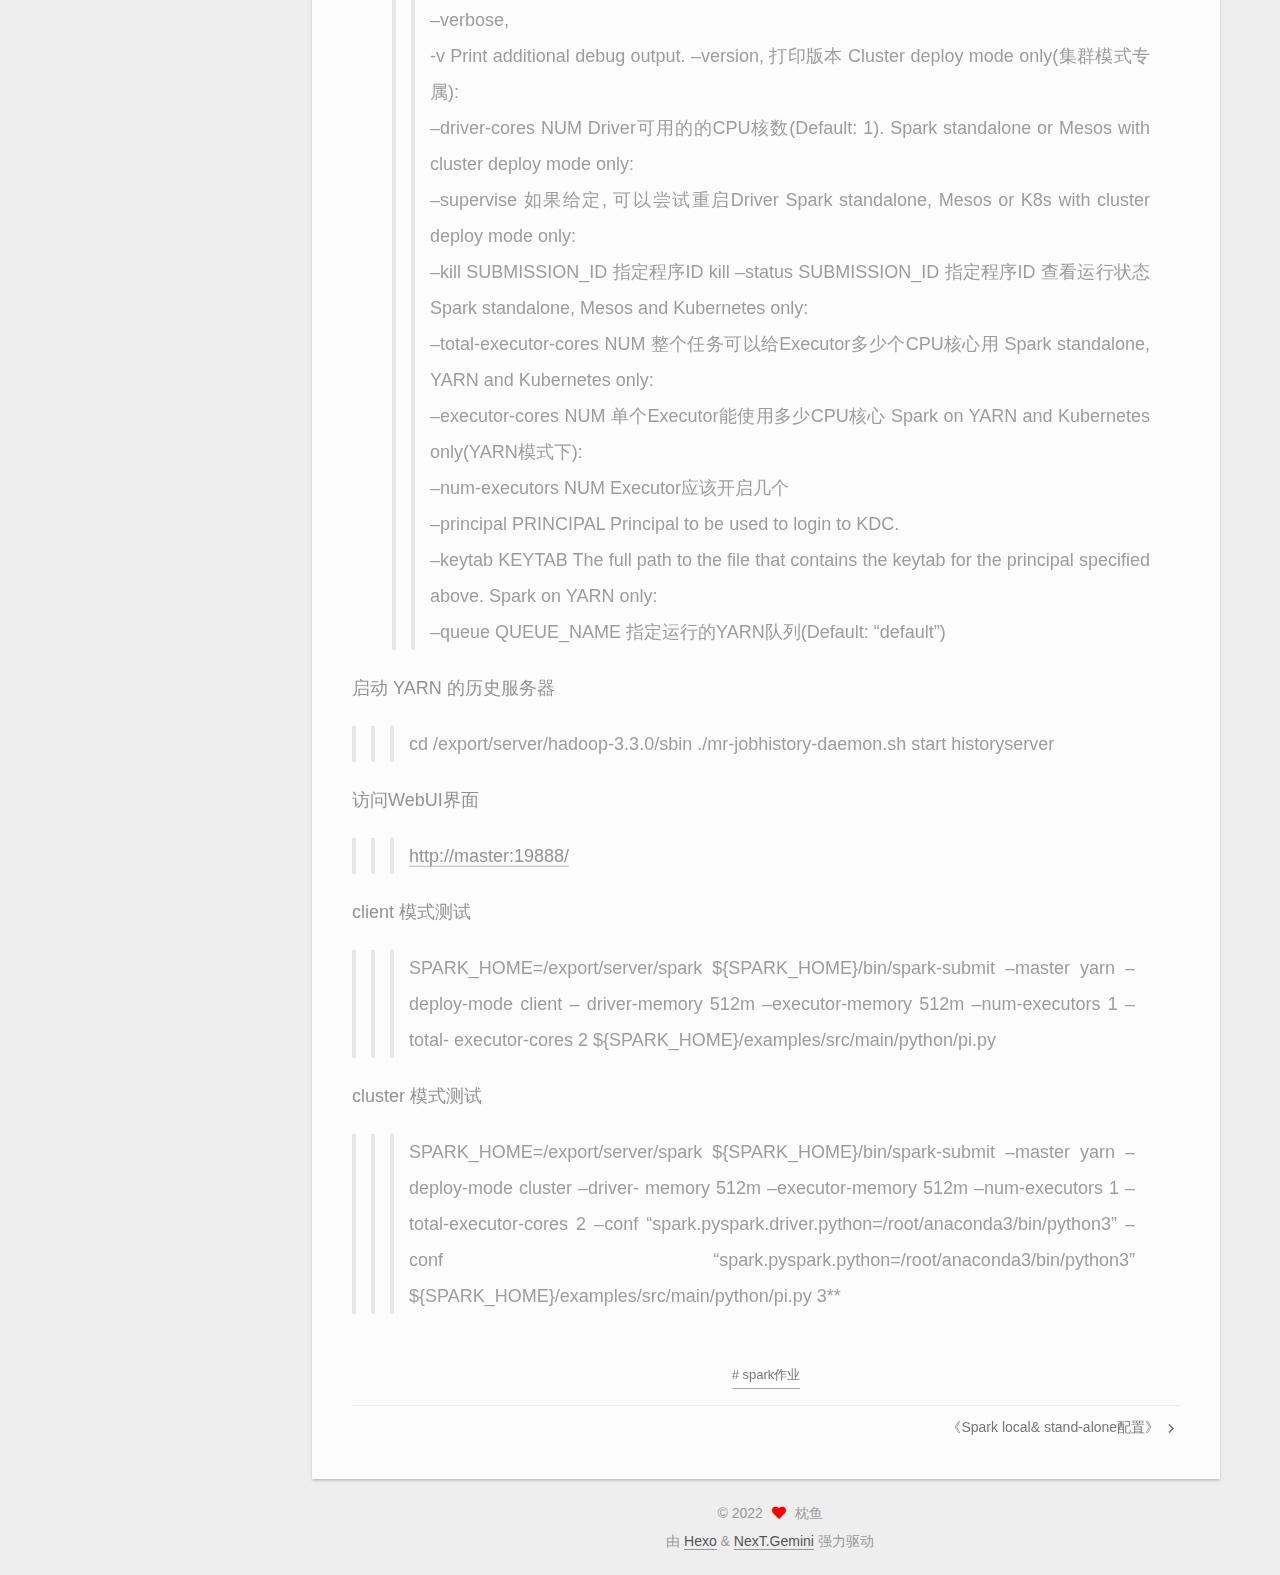
<file: 2022/05/22/spark3/index.html>
<!DOCTYPE html>
<html lang="zh-Hans">
<head>
  <meta charset="UTF-8">
<meta name="viewport" content="width=device-width, initial-scale=1, maximum-scale=2">
<meta name="theme-color" content="#222">
<meta name="generator" content="Hexo 6.2.0">
  <link rel="apple-touch-icon" sizes="180x180" href="/images/apple-touch-icon-next.png">
  <link rel="icon" type="image/png" sizes="32x32" href="/images/favicon-32x32-next.png">
  <link rel="icon" type="image/png" sizes="16x16" href="/images/favicon-16x16-next.png">
  <link rel="mask-icon" href="/images/logo.svg" color="#222">

<link rel="stylesheet" href="/css/main.css">


<link rel="stylesheet" href="/lib/font-awesome/css/all.min.css">

<script id="hexo-configurations">
    var NexT = window.NexT || {};
    var CONFIG = {"hostname":"example.com","root":"/","scheme":"Gemini","version":"7.8.0","exturl":false,"sidebar":{"position":"left","display":"post","padding":18,"offset":12,"onmobile":false},"copycode":{"enable":false,"show_result":false,"style":null},"back2top":{"enable":true,"sidebar":false,"scrollpercent":false},"bookmark":{"enable":false,"color":"#222","save":"auto"},"fancybox":false,"mediumzoom":false,"lazyload":false,"pangu":false,"comments":{"style":"tabs","active":null,"storage":true,"lazyload":false,"nav":null},"algolia":{"hits":{"per_page":10},"labels":{"input_placeholder":"Search for Posts","hits_empty":"We didn't find any results for the search: ${query}","hits_stats":"${hits} results found in ${time} ms"}},"localsearch":{"enable":true,"trigger":"auto","top_n_per_article":1,"unescape":false,"preload":false},"motion":{"enable":true,"async":false,"transition":{"post_block":"fadeIn","post_header":"slideDownIn","post_body":"slideDownIn","coll_header":"slideLeftIn","sidebar":"slideUpIn"}},"path":"search.xml"};
  </script>

  <meta name="description" content="《Spark HA &amp; Yarn配置》Spark-Standalone-HA模式Spark Standalone集群是Master-Slaves架构的集群模式,和大部分的Master-Slaves结构集群一样,存在着Master 单点故障(SPOF)的问题。简单理解为，spark-Standalone 模式下为 master 节点控制其他节点，当 master 节点出现故障时，集群就不可用">
<meta property="og:type" content="article">
<meta property="og:title" content="《Spark HA &amp; Yarn配置》">
<meta property="og:url" content="http://example.com/2022/05/22/spark3/index.html">
<meta property="og:site_name" content="我的博客">
<meta property="og:description" content="《Spark HA &amp; Yarn配置》Spark-Standalone-HA模式Spark Standalone集群是Master-Slaves架构的集群模式,和大部分的Master-Slaves结构集群一样,存在着Master 单点故障(SPOF)的问题。简单理解为，spark-Standalone 模式下为 master 节点控制其他节点，当 master 节点出现故障时，集群就不可用">
<meta property="og:locale">
<meta property="article:published_time" content="2022-05-22T08:18:57.000Z">
<meta property="article:modified_time" content="2022-05-22T08:18:57.000Z">
<meta property="article:author" content="枕鱼">
<meta property="article:tag" content="spark作业">
<meta name="twitter:card" content="summary">

<link rel="canonical" href="http://example.com/2022/05/22/spark3/">


<script id="page-configurations">
  // https://hexo.io/docs/variables.html
  CONFIG.page = {
    sidebar: "",
    isHome : false,
    isPost : true,
    lang   : 'zh-Hans'
  };
</script>

  <title>《Spark HA & Yarn配置》 | 我的博客</title>
  






  <noscript>
  <style>
  .use-motion .brand,
  .use-motion .menu-item,
  .sidebar-inner,
  .use-motion .post-block,
  .use-motion .pagination,
  .use-motion .comments,
  .use-motion .post-header,
  .use-motion .post-body,
  .use-motion .collection-header { opacity: initial; }

  .use-motion .site-title,
  .use-motion .site-subtitle {
    opacity: initial;
    top: initial;
  }

  .use-motion .logo-line-before i { left: initial; }
  .use-motion .logo-line-after i { right: initial; }
  </style>
</noscript>

</head>

<body itemscope itemtype="http://schema.org/WebPage">
  <div class="container use-motion">
    <div class="headband"></div>

    <header class="header" itemscope itemtype="http://schema.org/WPHeader">
      <div class="header-inner"><div class="site-brand-container">
  <div class="site-nav-toggle">
    <div class="toggle" aria-label="切换导航栏">
      <span class="toggle-line toggle-line-first"></span>
      <span class="toggle-line toggle-line-middle"></span>
      <span class="toggle-line toggle-line-last"></span>
    </div>
  </div>

  <div class="site-meta">

    <a href="/" class="brand" rel="start">
      <span class="logo-line-before"><i></i></span>
      <h1 class="site-title">我的博客</h1>
      <span class="logo-line-after"><i></i></span>
    </a>
  </div>

  <div class="site-nav-right">
    <div class="toggle popup-trigger">
        <i class="fa fa-search fa-fw fa-lg"></i>
    </div>
  </div>
</div>




<nav class="site-nav">
  <ul id="menu" class="main-menu menu">
        <li class="menu-item menu-item-home">

    <a href="/" rel="section"><i class="fa fa-home fa-fw"></i>首页</a>

  </li>
        <li class="menu-item menu-item-tags">

    <a href="/tags/" rel="section"><i class="fa fa-tags fa-fw"></i>标签</a>

  </li>
        <li class="menu-item menu-item-categories">

    <a href="/categories/" rel="section"><i class="fa fa-th fa-fw"></i>分类</a>

  </li>
        <li class="menu-item menu-item-archives">

    <a href="/archives/" rel="section"><i class="fa fa-archive fa-fw"></i>归档</a>

  </li>
      <li class="menu-item menu-item-search">
        <a role="button" class="popup-trigger"><i class="fa fa-search fa-fw"></i>搜索
        </a>
      </li>
  </ul>
</nav>



  <div class="search-pop-overlay">
    <div class="popup search-popup">
        <div class="search-header">
  <span class="search-icon">
    <i class="fa fa-search"></i>
  </span>
  <div class="search-input-container">
    <input autocomplete="off" autocapitalize="off"
           placeholder="搜索..." spellcheck="false"
           type="search" class="search-input">
  </div>
  <span class="popup-btn-close">
    <i class="fa fa-times-circle"></i>
  </span>
</div>
<div id="search-result">
  <div id="no-result">
    <i class="fa fa-spinner fa-pulse fa-5x fa-fw"></i>
  </div>
</div>

    </div>
  </div>

</div>
    </header>

    
  <div class="back-to-top">
    <i class="fa fa-arrow-up"></i>
    <span>0%</span>
  </div>


    <main class="main">
      <div class="main-inner">
        <div class="content-wrap">
          

          <div class="content post posts-expand">
            

    
  
  
  <article itemscope itemtype="http://schema.org/Article" class="post-block" lang="zh-Hans">
    <link itemprop="mainEntityOfPage" href="http://example.com/2022/05/22/spark3/">

    <span hidden itemprop="author" itemscope itemtype="http://schema.org/Person">
      <meta itemprop="image" content="/images/yuyu.jpg">
      <meta itemprop="name" content="枕鱼">
      <meta itemprop="description" content="">
    </span>

    <span hidden itemprop="publisher" itemscope itemtype="http://schema.org/Organization">
      <meta itemprop="name" content="我的博客">
    </span>
      <header class="post-header">
        <h1 class="post-title" itemprop="name headline">
          《Spark HA & Yarn配置》
        </h1>

        <div class="post-meta">
            <span class="post-meta-item">
              <span class="post-meta-item-icon">
                <i class="far fa-calendar"></i>
              </span>
              <span class="post-meta-item-text">发表于</span>

              <time title="创建时间：2022-05-22 16:18:57" itemprop="dateCreated datePublished" datetime="2022-05-22T16:18:57+08:00">2022-05-22</time>
            </span>
            <span class="post-meta-item">
              <span class="post-meta-item-icon">
                <i class="far fa-folder"></i>
              </span>
              <span class="post-meta-item-text">分类于</span>
                <span itemprop="about" itemscope itemtype="http://schema.org/Thing">
                  <a href="/categories/%E5%AD%A6%E4%B9%A0%E5%88%86%E4%BA%AB/" itemprop="url" rel="index"><span itemprop="name">学习分享</span></a>
                </span>
            </span>

          

        </div>
      </header>

    
    
    
    <div class="post-body" itemprop="articleBody">

      
        <h1 id="《Spark-HA-amp-Yarn配置》"><a href="#《Spark-HA-amp-Yarn配置》" class="headerlink" title="《Spark HA &amp; Yarn配置》"></a>《Spark HA &amp; Yarn配置》</h1><p>Spark-Standalone-HA模式<br>Spark Standalone集群是Master-Slaves架构的集群模式,和大部分的Master-Slaves结构集群一样,存在<br>着Master 单点故障(SPOF)的问题。简单理解为，spark-Standalone 模式下为 master 节点控制其他节<br>点，当 master 节点出现故障时，集群就不可用了。 spark-Standalone-HA 模式下<br>master 节点不固定，当一个宕机时，立即换另一台为 master 保障不出现故障。<br>此处因为先前配置时的 zookeeper 版本和 spark 版本不太兼容，导致此模式有故障，需要重新下<br>载配置新的版本的 zookeeper<br>配置之前需要删除三台主机的 旧版 zookeeper 以及 对应的软连接<br>在 master 节点上重新进行前面配置的 zookeeper 操作</p>
<blockquote>
<blockquote>
<blockquote>
</blockquote>
<p>   1.上传apache-zookeeper-3.7.0-bin.tar.gz 到&#x2F;export&#x2F;server&#x2F;目录下 并解压文件 2.在 &#x2F;export&#x2F;server 目录下创建软连接 3.进入 &#x2F;export&#x2F;server&#x2F;zookeeper&#x2F;conf&#x2F; 将 zoo_sample.cfg 文件复制为新文件 zoo.cfg 4.接上步给 zoo.cfg 添加内容 5.进入 &#x2F;export&#x2F;server&#x2F;zookeeper&#x2F;zkdatas 目录在此目录下创建 myid 文件，将 1 写入进 去6.将 master 节点中 &#x2F;export&#x2F;server&#x2F;zookeeper-3.7.0 路径下内容推送给slave1 和 slave2 7.推送成功后，分别在 slave1 和 slave2 上创建软连接 8.接上步推送完成后将 slave1 和 slave2 的 &#x2F;export&#x2F;server&#x2F;zookeeper&#x2F;zkdatas&#x2F;文件夹 下的 myid 中的内容分别改为 2 和 3 配置环境变量： 因先前配置 zookeeper 时候创建过软连接且以 ’zookeeper‘ 为路径，所以不用配置环境变量，此 处也是创建软连接的方便之处</p>
</blockquote>
</blockquote>
<p>进入 &#x2F;export&#x2F;server&#x2F;spark&#x2F;conf 文件夹 修改 spark-env.sh 文件内容</p>
<blockquote>
<blockquote>
<blockquote>
</blockquote>
<p>   cd &#x2F;export&#x2F;server&#x2F;spark&#x2F;conf<br>    vim spark-env.sh</p>
</blockquote>
</blockquote>
<p>为 83 行内容加上注释，此部分原为指定 某台主机 做 master ，加上注释后即为 任何主机都<br>可以做 master</p>
<blockquote>
<blockquote>
<blockquote>
</blockquote>
<p>   结果显示：<br>     ……<br>      82 # 告知Spark的master运行在哪个机器上 83 # export SPARK_MASTER_HOST&#x3D;master<br>     ………</p>
</blockquote>
</blockquote>
<p>文末添加内容</p>
<blockquote>
<blockquote>
<blockquote>
<p>SPARK_DAEMON_JAVA_OPTS&#x3D;”-Dspark.deploy.recoveryMode&#x3D;ZOOKEEPER -<br>       Dspark.deploy.zookeeper.url&#x3D;master:2181,slave1:2181,slave2:2181 - Dspark.deploy.zookeeper.dir&#x3D;&#x2F;spark-ha”<br>        #spark.deploy.recoveryMode<br>        指定HA模式 基于Zookeeper实现<br>        #指定Zookeeper的连接地址<br>        #指定在Zookeeper中注册临时节点的路径</p>
</blockquote>
</blockquote>
</blockquote>
<p>分发 spark-env.sh 到 salve1 和 slave2 上</p>
<blockquote>
<blockquote>
<blockquote>
</blockquote>
<pre><code>scp spark-env.sh slave1:/export/server/spark/conf/ 
scp spark-env.sh slave2:/export/server/spark/conf/
</code></pre>
</blockquote>
</blockquote>
<p>启动之前确保 Zookeeper 和 HDFS 均已经启动<br>启动集群:</p>
<blockquote>
<blockquote>
<blockquote>
</blockquote>
<p>   #在 master 上 启动一个master 和全部worker &#x2F;export&#x2F;server&#x2F;spark&#x2F;sbin&#x2F;start-all.sh # 注意, 下面命令在 slave1 上执行 启动 slave1 上的 master 做备用 master &#x2F;export&#x2F;server&#x2F;spark&#x2F;sbin&#x2F;start-master.sh<br>    结果显示：<br>    (base) [root@master ~]# jps<br>    37328 DataNode<br>    41589 Master<br>    35798 QuorumPeerMain<br>    38521 ResourceManager<br>    46281 Jps<br>    38907 NodeManager<br>    41821 Worker<br>    36958 NameNode (base)<br>    [root@slave1 sbin]# jps<br>    36631 DataNode<br>    48135 Master<br>    35385 QuorumPeerMain<br>    37961 NodeManager<br>    40970 Worker<br>    48282 Jps<br>    37276 SecondaryNameNode</p>
</blockquote>
</blockquote>
<p>访问 WebUI 界面</p>
<blockquote>
<blockquote>
<blockquote>
</blockquote>
<pre><code>http://master:8081/
</code></pre>
<p>   <a target="_blank" rel="noopener" href="http://slave1:8082/">http://slave1:8082/</a></p>
</blockquote>
</blockquote>
<p>此时 kill 掉 master 上的 master 假设 master 主机宕机掉</p>
<blockquote>
<blockquote>
<blockquote>
</blockquote>
<p>   #master主机 master 的进程号 kill -9 41589 结果显示： (base) [root@master ~]# jps 37328 DataNode 90336 Jps 35798 QuorumPeerMain 38521 ResourceManager 38907 NodeManager 41821 Worker 36958 NameNode</p>
</blockquote>
</blockquote>
<p>访问 slave1 的 WebUI</p>
<blockquote>
<blockquote>
<blockquote>
<p><a target="_blank" rel="noopener" href="http://slave1:8082/">http://slave1:8082/</a></p>
</blockquote>
</blockquote>
</blockquote>
<p>进行主备切换的测试<br>提交一个 spark 任务到当前 活跃的 master上 :</p>
<blockquote>
<blockquote>
<blockquote>
<p>&#x2F;export&#x2F;server&#x2F;spark&#x2F;bin&#x2F;spark-submit –master spark:&#x2F;&#x2F;master:7077 &#x2F;export&#x2F;server&#x2F;spark&#x2F;examples&#x2F;src&#x2F;main&#x2F;python&#x2F;pi.py 1000</p>
</blockquote>
</blockquote>
</blockquote>
<p>复制标签 kill 掉 master 的 进程号<br>再次访问 master 的 WebUI</p>
<blockquote>
<blockquote>
<blockquote>
<p><a target="_blank" rel="noopener" href="http://master:8081/">http://master:8081/</a><br>      网页访问不了！</p>
</blockquote>
</blockquote>
</blockquote>
<p>再次访问 slave1 的 WebUI</p>
<blockquote>
<blockquote>
<blockquote>
<p><a target="_blank" rel="noopener" href="http://slave1:8082/">http://slave1:8082/</a></p>
</blockquote>
</blockquote>
</blockquote>
<p>可以看到当前活跃的 master 提示信息</p>
<blockquote>
<blockquote>
<blockquote>
<p>(base) [root@master ~]# &#x2F;export&#x2F;server&#x2F;spark&#x2F;bin&#x2F;spark-submit –master spark:&#x2F;&#x2F;master:7077 &#x2F;export&#x2F;server&#x2F;spark&#x2F;examples&#x2F;src&#x2F;main&#x2F;python&#x2F;pi.py 1000 22&#x2F;03&#x2F;29 16:11:15 WARN NativeCodeLoader: Unable to load native-hadoop library for your platform… using builtin-java classes where applicable 22&#x2F;03&#x2F;29 16:12:16 WARN StandaloneAppClient$ClientEndpoint: Connection to master:7077 failed; waiting for master to reconnect… 22&#x2F;03&#x2F;29 16:12:16 WARN StandaloneSchedulerBackend: Disconnected from Spark cluster! Waiting for reconnection… 22&#x2F;03&#x2F;29 16:12:16 WARN StandaloneAppClient$ClientEndpoint: Connection to master:7077 failed; waiting for master to reconnect… Pi is roughly 3.140960 (base) [root@master ~]#</p>
</blockquote>
</blockquote>
</blockquote>
<p>Spark On YARN模式</p>
<blockquote>
<blockquote>
<blockquote>
<p>在已有YARN集群的前提下在单独准备Spark StandAlone集群,对资源的利用就不高.Spark On YARN, 无</p>
</blockquote>
</blockquote>
</blockquote>
<p>需部署Spark集群, 只要找一台服务器, 充当Spark的客户端<br>保证 HADOOP_CONF_和 DIR_YARN_CONF_DIR 已经配置在 spark-env.sh 和环境变量中 （注: 前面配置spark-Standlone 时已经配置过此项了）</p>
<blockquote>
<blockquote>
<blockquote>
<p>spark-env.sh 文件部分显示： …. 77 ## HADOOP软件配置文件目录，读取HDFS上文件和运行YARN集群 78 HADOOP_CONF_DIR&#x3D;&#x2F;export&#x2F;server&#x2F;hadoop&#x2F;etc&#x2F;hadoop 79 YARN_CONF_DIR&#x3D;&#x2F;export&#x2F;server&#x2F;hadoop&#x2F;etc&#x2F;hadoop ….</p>
</blockquote>
</blockquote>
</blockquote>
<p>链接到 YARN 中（注: 交互式环境 pyspark 和 spark-shell 无法运行 cluster模式）<br>bin&#x2F;pyspark –master yarn –deploy-mode client|cluster # –deploy-mode 选项是指定部署模式, 默认是 客户端模式 # client就是客户端模式 # cluster就是集群模式 # –deploy-mode 仅可以用在YARN模式下<br> bin&#x2F;spark-shell –master yarn –deploy-mode client|cluster<br>bin&#x2F;spark-submit –master yarn –deploy-mode client|cluster &#x2F;xxx&#x2F;xxx&#x2F;xxx.py 参数</p>
<blockquote>
<blockquote>
<blockquote>
</blockquote>
<p>  spark-submit 和 spark-shell 和 pyspark的相关参数</p>
</blockquote>
</blockquote>
<ul>
<li>bin&#x2F;pyspark: pyspark解释器spark环境 - bin&#x2F;spark-shell: scala解释器spark环境 - bin&#x2F;spark-submit: 提交jar包或Python文件执行的工具 - bin&#x2F;spark-sql: sparksql客户端工具<br>  这4个客户端工具的参数基本通用.以spark-submit 为例: bin&#x2F;spark-submit –master spark:&#x2F;&#x2F;master:7077 xxx.py&#96;<blockquote>
<blockquote>
<blockquote>
</blockquote>
<p>  Usage: spark-submit [options] &lt;app jar | python file | R file&gt; [app arguments]<br>   Usage: spark-submit –kill [submission ID] –master [spark:&#x2F;&#x2F;…]<br>   Usage: spark-submit –status [submission ID] –master [spark:&#x2F;&#x2F;…]<br>   Usage: spark-submit run-example [options] example-class [example args] </p>
<blockquote>
</blockquote>
<p>   Options: –master MASTER_URL spark:&#x2F;&#x2F;host:port, mesos:&#x2F;&#x2F;host:port, yarn, k8s:&#x2F;&#x2F;<a href="https://host:port">https://host:port</a>, or </p>
<blockquote>
</blockquote>
<p>   local (Default: local[*]). –deploy-mode DEPLOY_MODE 部署模式 client 或者 cluster 默认是client –class CLASS_NAME 运行java或者scala class(for Java &#x2F; Scala apps). –name NAME 程序的名字 –jars JARS Comma-separated list of jars to include on the </p>
<blockquote>
</blockquote>
<p>   driver and executor classpaths. –packages Comma-separated list of maven coordinates of </p>
<blockquote>
</blockquote>
<p>   jars to include on the driver and executor classpaths. Will </p>
<blockquote>
</blockquote>
<p>   search the local maven repo, then maven central and any </p>
<blockquote>
</blockquote>
<p>   additional remote repositories given by –repositories. The </p>
<blockquote>
</blockquote>
<p>   format for the coordinates should be </p>
<blockquote>
</blockquote>
<p>   groupId:artifactId:version.<br>   –exclude-packages Comma-separated list of groupId:artifactId, to exclude while resolving the dependencies provided in<br>– packages to avoid dependency conflicts. –repositories Comma-separated list of additional remote repositories to search for the maven coordinates given with<br> – packages.<br> –py-files PY_FILES 指定Python程序依赖的其它python文件<br> –files FILES Comma-separated list of files to be placed in the working directory of each executor. File paths of these files in executors can be accessed via SparkFiles.get(fileName).<br>  –archives ARCHIVES Comma-separated list of archives to be extracted into the working directory of each executor.<br> –conf,<br> -c PROP&#x3D;VALUE 手动指定配置<br> –properties-file FILE Path to a file from which to load extra properties. If not specified, this will look for conf&#x2F;spark- defaults.conf. –driver-memory MEM Driver的可用内存(Default: 1024M). –driver-java-options Driver的一些Java选项 –driver-library-path Extra library path entries to pass to the driver. –driver-class-path Extra class path entries to pass to the driver. Note that jars added with –jars are automatically included in the classpath.<br> –executor-memory MEM Executor的内存 (Default: 1G).<br> –proxy-user NAME User to impersonate when submitting the application. This argument does not work with<br> –principal &#x2F;<br> –keytab.<br> –help,<br> -h 显示帮助文件<br>  –verbose,<br>  -v Print additional debug output. –version, 打印版本 Cluster deploy mode only(集群模式专属):<br>   –driver-cores NUM Driver可用的的CPU核数(Default: 1). Spark standalone or Mesos with cluster deploy mode only:<br>   –supervise 如果给定, 可以尝试重启Driver Spark standalone, Mesos or K8s with cluster deploy mode only:<br>   –kill SUBMISSION_ID 指定程序ID kill –status SUBMISSION_ID 指定程序ID 查看运行状态 Spark standalone, Mesos and Kubernetes only:<br>   –total-executor-cores NUM 整个任务可以给Executor多少个CPU核心用 Spark standalone, YARN and Kubernetes only:<br>    –executor-cores NUM 单个Executor能使用多少CPU核心 Spark on YARN and Kubernetes only(YARN模式下):<br>    –num-executors NUM Executor应该开启几个<br>    –principal PRINCIPAL Principal to be used to login to KDC.<br>    –keytab KEYTAB The full path to the file that contains the keytab for the principal specified above. Spark on YARN only:<br>    –queue QUEUE_NAME 指定运行的YARN队列(Default: “default”)</p>
</blockquote>
</blockquote>
</li>
</ul>
<p>启动 YARN 的历史服务器</p>
<blockquote>
<blockquote>
<blockquote>
<p>cd &#x2F;export&#x2F;server&#x2F;hadoop-3.3.0&#x2F;sbin .&#x2F;mr-jobhistory-daemon.sh start historyserver</p>
</blockquote>
</blockquote>
</blockquote>
<p>访问WebUI界面</p>
<blockquote>
<blockquote>
<blockquote>
<p><a target="_blank" rel="noopener" href="http://master:19888/">http://master:19888/</a></p>
</blockquote>
</blockquote>
</blockquote>
<p>client 模式测试</p>
<blockquote>
<blockquote>
<blockquote>
<p>SPARK_HOME&#x3D;&#x2F;export&#x2F;server&#x2F;spark ${SPARK_HOME}&#x2F;bin&#x2F;spark-submit –master yarn –deploy-mode client – driver-memory 512m –executor-memory 512m –num-executors 1 –total- executor-cores 2 ${SPARK_HOME}&#x2F;examples&#x2F;src&#x2F;main&#x2F;python&#x2F;pi.py</p>
</blockquote>
</blockquote>
</blockquote>
<p>cluster 模式测试</p>
<blockquote>
<blockquote>
<blockquote>
<p>SPARK_HOME&#x3D;&#x2F;export&#x2F;server&#x2F;spark ${SPARK_HOME}&#x2F;bin&#x2F;spark-submit –master yarn –deploy-mode cluster –driver- memory 512m –executor-memory 512m –num-executors 1 –total-executor-cores 2 –conf “spark.pyspark.driver.python&#x3D;&#x2F;root&#x2F;anaconda3&#x2F;bin&#x2F;python3” –conf “spark.pyspark.python&#x3D;&#x2F;root&#x2F;anaconda3&#x2F;bin&#x2F;python3” ${SPARK_HOME}&#x2F;examples&#x2F;src&#x2F;main&#x2F;python&#x2F;pi.py 3**</p>
</blockquote>
</blockquote>
</blockquote>

    </div>

    
    
    

      <footer class="post-footer">
          <div class="post-tags">
              <a href="/tags/spark%E4%BD%9C%E4%B8%9A/" rel="tag"># spark作业</a>
          </div>

        


        
    <div class="post-nav">
      <div class="post-nav-item"></div>
      <div class="post-nav-item">
    <a href="/2022/05/22/spark1/" rel="next" title="《Spark local& stand-alone配置》">
      《Spark local& stand-alone配置》 <i class="fa fa-chevron-right"></i>
    </a></div>
    </div>
      </footer>
    
  </article>
  
  
  



          </div>
          

<script>
  window.addEventListener('tabs:register', () => {
    let { activeClass } = CONFIG.comments;
    if (CONFIG.comments.storage) {
      activeClass = localStorage.getItem('comments_active') || activeClass;
    }
    if (activeClass) {
      let activeTab = document.querySelector(`a[href="#comment-${activeClass}"]`);
      if (activeTab) {
        activeTab.click();
      }
    }
  });
  if (CONFIG.comments.storage) {
    window.addEventListener('tabs:click', event => {
      if (!event.target.matches('.tabs-comment .tab-content .tab-pane')) return;
      let commentClass = event.target.classList[1];
      localStorage.setItem('comments_active', commentClass);
    });
  }
</script>

        </div>
          
  
  <div class="toggle sidebar-toggle">
    <span class="toggle-line toggle-line-first"></span>
    <span class="toggle-line toggle-line-middle"></span>
    <span class="toggle-line toggle-line-last"></span>
  </div>

  <aside class="sidebar">
    <div class="sidebar-inner">

      <ul class="sidebar-nav motion-element">
        <li class="sidebar-nav-toc">
          文章目录
        </li>
        <li class="sidebar-nav-overview">
          站点概览
        </li>
      </ul>

      <!--noindex-->
      <div class="post-toc-wrap sidebar-panel">
          <div class="post-toc motion-element"><ol class="nav"><li class="nav-item nav-level-1"><a class="nav-link" href="#%E3%80%8ASpark-HA-amp-Yarn%E9%85%8D%E7%BD%AE%E3%80%8B"><span class="nav-number">1.</span> <span class="nav-text">《Spark HA &amp; Yarn配置》</span></a></li></ol></div>
      </div>
      <!--/noindex-->

      <div class="site-overview-wrap sidebar-panel">
        <div class="site-author motion-element" itemprop="author" itemscope itemtype="http://schema.org/Person">
    <img class="site-author-image" itemprop="image" alt="枕鱼"
      src="/images/yuyu.jpg">
  <p class="site-author-name" itemprop="name">枕鱼</p>
  <div class="site-description" itemprop="description"></div>
</div>
<div class="site-state-wrap motion-element">
  <nav class="site-state">
      <div class="site-state-item site-state-posts">
          <a href="/archives/">
        
          <span class="site-state-item-count">5</span>
          <span class="site-state-item-name">日志</span>
        </a>
      </div>
      <div class="site-state-item site-state-categories">
            <a href="/categories/">
          
        <span class="site-state-item-count">1</span>
        <span class="site-state-item-name">分类</span></a>
      </div>
      <div class="site-state-item site-state-tags">
            <a href="/tags/">
          
        <span class="site-state-item-count">1</span>
        <span class="site-state-item-name">标签</span></a>
      </div>
  </nav>
</div>
  <div class="links-of-author motion-element">
      <span class="links-of-author-item">
        <a href="https://github.com/yuyubaobeidan" title="GitHub → https:&#x2F;&#x2F;github.com&#x2F;yuyubaobeidan" rel="noopener" target="_blank"><i class="fab fa-github fa-fw"></i>GitHub</a>
      </span>
      <span class="links-of-author-item">
        <a href="mailto:1848960105@qq.com" title="E-Mail → mailto:1848960105@qq.com" rel="noopener" target="_blank"><i class="fa fa-envelope fa-fw"></i>E-Mail</a>
      </span>
  </div>



      </div>

    </div>
  </aside>
  <div id="sidebar-dimmer"></div>


      </div>
    </main>

    <footer class="footer">
      <div class="footer-inner">
        

        

<div class="copyright">
  
  &copy; 
  <span itemprop="copyrightYear">2022</span>
  <span class="with-love">
    <i class="fa fa-heart"></i>
  </span>
  <span class="author" itemprop="copyrightHolder">枕鱼</span>
</div>
  <div class="powered-by">由 <a href="https://hexo.io/" class="theme-link" rel="noopener" target="_blank">Hexo</a> & <a href="https://theme-next.org/" class="theme-link" rel="noopener" target="_blank">NexT.Gemini</a> 强力驱动
  </div>

        








      </div>
    </footer>
  </div>

  
  <script src="/lib/anime.min.js"></script>
  <script src="/lib/velocity/velocity.min.js"></script>
  <script src="/lib/velocity/velocity.ui.min.js"></script>

<script src="/js/utils.js"></script>

<script src="/js/motion.js"></script>


<script src="/js/schemes/pisces.js"></script>


<script src="/js/next-boot.js"></script>




  




  
<script src="/js/local-search.js"></script>













  

  

</body>
</html>
</file>
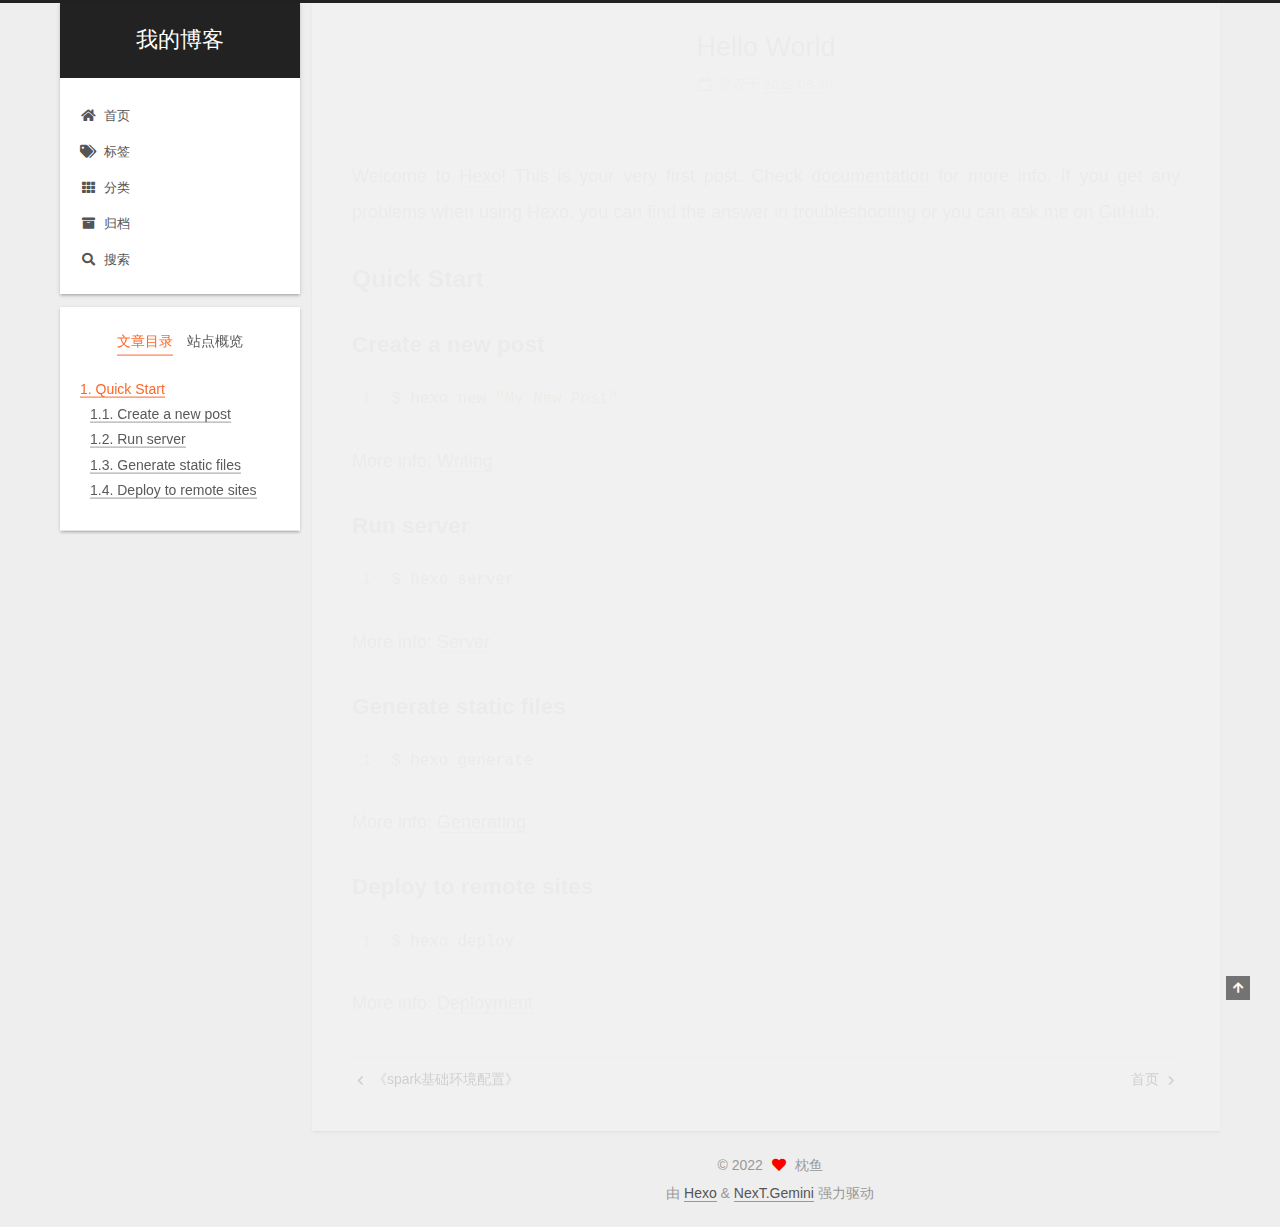
<file: 2022/05/30/hello-world/index.html>
<!DOCTYPE html>
<html lang="zh-Hans">
<head>
  <meta charset="UTF-8">
<meta name="viewport" content="width=device-width, initial-scale=1, maximum-scale=2">
<meta name="theme-color" content="#222">
<meta name="generator" content="Hexo 6.2.0">
  <link rel="apple-touch-icon" sizes="180x180" href="/images/apple-touch-icon-next.png">
  <link rel="icon" type="image/png" sizes="32x32" href="/images/favicon-32x32-next.png">
  <link rel="icon" type="image/png" sizes="16x16" href="/images/favicon-16x16-next.png">
  <link rel="mask-icon" href="/images/logo.svg" color="#222">

<link rel="stylesheet" href="/css/main.css">


<link rel="stylesheet" href="/lib/font-awesome/css/all.min.css">

<script id="hexo-configurations">
    var NexT = window.NexT || {};
    var CONFIG = {"hostname":"example.com","root":"/","scheme":"Gemini","version":"7.8.0","exturl":false,"sidebar":{"position":"left","display":"post","padding":18,"offset":12,"onmobile":false},"copycode":{"enable":false,"show_result":false,"style":null},"back2top":{"enable":true,"sidebar":false,"scrollpercent":false},"bookmark":{"enable":false,"color":"#222","save":"auto"},"fancybox":false,"mediumzoom":false,"lazyload":false,"pangu":false,"comments":{"style":"tabs","active":null,"storage":true,"lazyload":false,"nav":null},"algolia":{"hits":{"per_page":10},"labels":{"input_placeholder":"Search for Posts","hits_empty":"We didn't find any results for the search: ${query}","hits_stats":"${hits} results found in ${time} ms"}},"localsearch":{"enable":true,"trigger":"auto","top_n_per_article":1,"unescape":false,"preload":false},"motion":{"enable":true,"async":false,"transition":{"post_block":"fadeIn","post_header":"slideDownIn","post_body":"slideDownIn","coll_header":"slideLeftIn","sidebar":"slideUpIn"}},"path":"search.xml"};
  </script>

  <meta name="description" content="Welcome to Hexo! This is your very first post. Check documentation for more info. If you get any problems when using Hexo, you can find the answer in troubleshooting or you can ask me on GitHub. Quick">
<meta property="og:type" content="article">
<meta property="og:title" content="Hello World">
<meta property="og:url" content="http://example.com/2022/05/30/hello-world/index.html">
<meta property="og:site_name" content="我的博客">
<meta property="og:description" content="Welcome to Hexo! This is your very first post. Check documentation for more info. If you get any problems when using Hexo, you can find the answer in troubleshooting or you can ask me on GitHub. Quick">
<meta property="og:locale">
<meta property="article:published_time" content="2022-05-30T09:13:46.597Z">
<meta property="article:modified_time" content="2022-05-30T09:13:46.597Z">
<meta property="article:author" content="枕鱼">
<meta name="twitter:card" content="summary">

<link rel="canonical" href="http://example.com/2022/05/30/hello-world/">


<script id="page-configurations">
  // https://hexo.io/docs/variables.html
  CONFIG.page = {
    sidebar: "",
    isHome : false,
    isPost : true,
    lang   : 'zh-Hans'
  };
</script>

  <title>Hello World | 我的博客</title>
  






  <noscript>
  <style>
  .use-motion .brand,
  .use-motion .menu-item,
  .sidebar-inner,
  .use-motion .post-block,
  .use-motion .pagination,
  .use-motion .comments,
  .use-motion .post-header,
  .use-motion .post-body,
  .use-motion .collection-header { opacity: initial; }

  .use-motion .site-title,
  .use-motion .site-subtitle {
    opacity: initial;
    top: initial;
  }

  .use-motion .logo-line-before i { left: initial; }
  .use-motion .logo-line-after i { right: initial; }
  </style>
</noscript>

</head>

<body itemscope itemtype="http://schema.org/WebPage">
  <div class="container use-motion">
    <div class="headband"></div>

    <header class="header" itemscope itemtype="http://schema.org/WPHeader">
      <div class="header-inner"><div class="site-brand-container">
  <div class="site-nav-toggle">
    <div class="toggle" aria-label="切换导航栏">
      <span class="toggle-line toggle-line-first"></span>
      <span class="toggle-line toggle-line-middle"></span>
      <span class="toggle-line toggle-line-last"></span>
    </div>
  </div>

  <div class="site-meta">

    <a href="/" class="brand" rel="start">
      <span class="logo-line-before"><i></i></span>
      <h1 class="site-title">我的博客</h1>
      <span class="logo-line-after"><i></i></span>
    </a>
  </div>

  <div class="site-nav-right">
    <div class="toggle popup-trigger">
        <i class="fa fa-search fa-fw fa-lg"></i>
    </div>
  </div>
</div>




<nav class="site-nav">
  <ul id="menu" class="main-menu menu">
        <li class="menu-item menu-item-home">

    <a href="/" rel="section"><i class="fa fa-home fa-fw"></i>首页</a>

  </li>
        <li class="menu-item menu-item-tags">

    <a href="/tags/" rel="section"><i class="fa fa-tags fa-fw"></i>标签</a>

  </li>
        <li class="menu-item menu-item-categories">

    <a href="/categories/" rel="section"><i class="fa fa-th fa-fw"></i>分类</a>

  </li>
        <li class="menu-item menu-item-archives">

    <a href="/archives/" rel="section"><i class="fa fa-archive fa-fw"></i>归档</a>

  </li>
      <li class="menu-item menu-item-search">
        <a role="button" class="popup-trigger"><i class="fa fa-search fa-fw"></i>搜索
        </a>
      </li>
  </ul>
</nav>



  <div class="search-pop-overlay">
    <div class="popup search-popup">
        <div class="search-header">
  <span class="search-icon">
    <i class="fa fa-search"></i>
  </span>
  <div class="search-input-container">
    <input autocomplete="off" autocapitalize="off"
           placeholder="搜索..." spellcheck="false"
           type="search" class="search-input">
  </div>
  <span class="popup-btn-close">
    <i class="fa fa-times-circle"></i>
  </span>
</div>
<div id="search-result">
  <div id="no-result">
    <i class="fa fa-spinner fa-pulse fa-5x fa-fw"></i>
  </div>
</div>

    </div>
  </div>

</div>
    </header>

    
  <div class="back-to-top">
    <i class="fa fa-arrow-up"></i>
    <span>0%</span>
  </div>


    <main class="main">
      <div class="main-inner">
        <div class="content-wrap">
          

          <div class="content post posts-expand">
            

    
  
  
  <article itemscope itemtype="http://schema.org/Article" class="post-block" lang="zh-Hans">
    <link itemprop="mainEntityOfPage" href="http://example.com/2022/05/30/hello-world/">

    <span hidden itemprop="author" itemscope itemtype="http://schema.org/Person">
      <meta itemprop="image" content="/images/yuyu.jpg">
      <meta itemprop="name" content="枕鱼">
      <meta itemprop="description" content="">
    </span>

    <span hidden itemprop="publisher" itemscope itemtype="http://schema.org/Organization">
      <meta itemprop="name" content="我的博客">
    </span>
      <header class="post-header">
        <h1 class="post-title" itemprop="name headline">
          Hello World
        </h1>

        <div class="post-meta">
            <span class="post-meta-item">
              <span class="post-meta-item-icon">
                <i class="far fa-calendar"></i>
              </span>
              <span class="post-meta-item-text">发表于</span>

              <time title="创建时间：2022-05-30 17:13:46" itemprop="dateCreated datePublished" datetime="2022-05-30T17:13:46+08:00">2022-05-30</time>
            </span>

          

        </div>
      </header>

    
    
    
    <div class="post-body" itemprop="articleBody">

      
        <p>Welcome to <a target="_blank" rel="noopener" href="https://hexo.io/">Hexo</a>! This is your very first post. Check <a target="_blank" rel="noopener" href="https://hexo.io/docs/">documentation</a> for more info. If you get any problems when using Hexo, you can find the answer in <a target="_blank" rel="noopener" href="https://hexo.io/docs/troubleshooting.html">troubleshooting</a> or you can ask me on <a target="_blank" rel="noopener" href="https://github.com/hexojs/hexo/issues">GitHub</a>.</p>
<h2 id="Quick-Start"><a href="#Quick-Start" class="headerlink" title="Quick Start"></a>Quick Start</h2><h3 id="Create-a-new-post"><a href="#Create-a-new-post" class="headerlink" title="Create a new post"></a>Create a new post</h3><figure class="highlight bash"><table><tr><td class="gutter"><pre><span class="line">1</span><br></pre></td><td class="code"><pre><span class="line">$ hexo new <span class="string">&quot;My New Post&quot;</span></span><br></pre></td></tr></table></figure>

<p>More info: <a target="_blank" rel="noopener" href="https://hexo.io/docs/writing.html">Writing</a></p>
<h3 id="Run-server"><a href="#Run-server" class="headerlink" title="Run server"></a>Run server</h3><figure class="highlight bash"><table><tr><td class="gutter"><pre><span class="line">1</span><br></pre></td><td class="code"><pre><span class="line">$ hexo server</span><br></pre></td></tr></table></figure>

<p>More info: <a target="_blank" rel="noopener" href="https://hexo.io/docs/server.html">Server</a></p>
<h3 id="Generate-static-files"><a href="#Generate-static-files" class="headerlink" title="Generate static files"></a>Generate static files</h3><figure class="highlight bash"><table><tr><td class="gutter"><pre><span class="line">1</span><br></pre></td><td class="code"><pre><span class="line">$ hexo generate</span><br></pre></td></tr></table></figure>

<p>More info: <a target="_blank" rel="noopener" href="https://hexo.io/docs/generating.html">Generating</a></p>
<h3 id="Deploy-to-remote-sites"><a href="#Deploy-to-remote-sites" class="headerlink" title="Deploy to remote sites"></a>Deploy to remote sites</h3><figure class="highlight bash"><table><tr><td class="gutter"><pre><span class="line">1</span><br></pre></td><td class="code"><pre><span class="line">$ hexo deploy</span><br></pre></td></tr></table></figure>

<p>More info: <a target="_blank" rel="noopener" href="https://hexo.io/docs/one-command-deployment.html">Deployment</a></p>

    </div>

    
    
    

      <footer class="post-footer">

        


        
    <div class="post-nav">
      <div class="post-nav-item">
    <a href="/2022/05/22/spark2/" rel="prev" title="《spark基础环境配置》">
      <i class="fa fa-chevron-left"></i> 《spark基础环境配置》
    </a></div>
      <div class="post-nav-item">
    <a href="/2022/05/31/categories/" rel="next" title="首页">
      首页 <i class="fa fa-chevron-right"></i>
    </a></div>
    </div>
      </footer>
    
  </article>
  
  
  



          </div>
          

<script>
  window.addEventListener('tabs:register', () => {
    let { activeClass } = CONFIG.comments;
    if (CONFIG.comments.storage) {
      activeClass = localStorage.getItem('comments_active') || activeClass;
    }
    if (activeClass) {
      let activeTab = document.querySelector(`a[href="#comment-${activeClass}"]`);
      if (activeTab) {
        activeTab.click();
      }
    }
  });
  if (CONFIG.comments.storage) {
    window.addEventListener('tabs:click', event => {
      if (!event.target.matches('.tabs-comment .tab-content .tab-pane')) return;
      let commentClass = event.target.classList[1];
      localStorage.setItem('comments_active', commentClass);
    });
  }
</script>

        </div>
          
  
  <div class="toggle sidebar-toggle">
    <span class="toggle-line toggle-line-first"></span>
    <span class="toggle-line toggle-line-middle"></span>
    <span class="toggle-line toggle-line-last"></span>
  </div>

  <aside class="sidebar">
    <div class="sidebar-inner">

      <ul class="sidebar-nav motion-element">
        <li class="sidebar-nav-toc">
          文章目录
        </li>
        <li class="sidebar-nav-overview">
          站点概览
        </li>
      </ul>

      <!--noindex-->
      <div class="post-toc-wrap sidebar-panel">
          <div class="post-toc motion-element"><ol class="nav"><li class="nav-item nav-level-2"><a class="nav-link" href="#Quick-Start"><span class="nav-number">1.</span> <span class="nav-text">Quick Start</span></a><ol class="nav-child"><li class="nav-item nav-level-3"><a class="nav-link" href="#Create-a-new-post"><span class="nav-number">1.1.</span> <span class="nav-text">Create a new post</span></a></li><li class="nav-item nav-level-3"><a class="nav-link" href="#Run-server"><span class="nav-number">1.2.</span> <span class="nav-text">Run server</span></a></li><li class="nav-item nav-level-3"><a class="nav-link" href="#Generate-static-files"><span class="nav-number">1.3.</span> <span class="nav-text">Generate static files</span></a></li><li class="nav-item nav-level-3"><a class="nav-link" href="#Deploy-to-remote-sites"><span class="nav-number">1.4.</span> <span class="nav-text">Deploy to remote sites</span></a></li></ol></li></ol></div>
      </div>
      <!--/noindex-->

      <div class="site-overview-wrap sidebar-panel">
        <div class="site-author motion-element" itemprop="author" itemscope itemtype="http://schema.org/Person">
    <img class="site-author-image" itemprop="image" alt="枕鱼"
      src="/images/yuyu.jpg">
  <p class="site-author-name" itemprop="name">枕鱼</p>
  <div class="site-description" itemprop="description"></div>
</div>
<div class="site-state-wrap motion-element">
  <nav class="site-state">
      <div class="site-state-item site-state-posts">
          <a href="/archives/">
        
          <span class="site-state-item-count">5</span>
          <span class="site-state-item-name">日志</span>
        </a>
      </div>
      <div class="site-state-item site-state-categories">
            <a href="/categories/">
          
        <span class="site-state-item-count">1</span>
        <span class="site-state-item-name">分类</span></a>
      </div>
      <div class="site-state-item site-state-tags">
            <a href="/tags/">
          
        <span class="site-state-item-count">1</span>
        <span class="site-state-item-name">标签</span></a>
      </div>
  </nav>
</div>
  <div class="links-of-author motion-element">
      <span class="links-of-author-item">
        <a href="https://github.com/yuyubaobeidan" title="GitHub → https:&#x2F;&#x2F;github.com&#x2F;yuyubaobeidan" rel="noopener" target="_blank"><i class="fab fa-github fa-fw"></i>GitHub</a>
      </span>
      <span class="links-of-author-item">
        <a href="mailto:1848960105@qq.com" title="E-Mail → mailto:1848960105@qq.com" rel="noopener" target="_blank"><i class="fa fa-envelope fa-fw"></i>E-Mail</a>
      </span>
  </div>



      </div>

    </div>
  </aside>
  <div id="sidebar-dimmer"></div>


      </div>
    </main>

    <footer class="footer">
      <div class="footer-inner">
        

        

<div class="copyright">
  
  &copy; 
  <span itemprop="copyrightYear">2022</span>
  <span class="with-love">
    <i class="fa fa-heart"></i>
  </span>
  <span class="author" itemprop="copyrightHolder">枕鱼</span>
</div>
  <div class="powered-by">由 <a href="https://hexo.io/" class="theme-link" rel="noopener" target="_blank">Hexo</a> & <a href="https://theme-next.org/" class="theme-link" rel="noopener" target="_blank">NexT.Gemini</a> 强力驱动
  </div>

        








      </div>
    </footer>
  </div>

  
  <script src="/lib/anime.min.js"></script>
  <script src="/lib/velocity/velocity.min.js"></script>
  <script src="/lib/velocity/velocity.ui.min.js"></script>

<script src="/js/utils.js"></script>

<script src="/js/motion.js"></script>


<script src="/js/schemes/pisces.js"></script>


<script src="/js/next-boot.js"></script>




  




  
<script src="/js/local-search.js"></script>













  

  

</body>
</html>
</file>
<file: css/main.css>
:root {
  --body-bg-color: #eee;
  --content-bg-color: #fff;
  --card-bg-color: #f5f5f5;
  --text-color: #555;
  --blockquote-color: #666;
  --link-color: #555;
  --link-hover-color: #222;
  --brand-color: #fff;
  --brand-hover-color: #fff;
  --table-row-odd-bg-color: #f9f9f9;
  --table-row-hover-bg-color: #f5f5f5;
  --menu-item-bg-color: #f5f5f5;
  --btn-default-bg: #fff;
  --btn-default-color: #555;
  --btn-default-border-color: #555;
  --btn-default-hover-bg: #222;
  --btn-default-hover-color: #fff;
  --btn-default-hover-border-color: #222;
}
html {
  line-height: 1.15; /* 1 */
  -webkit-text-size-adjust: 100%; /* 2 */
}
body {
  margin: 0;
}
main {
  display: block;
}
h1 {
  font-size: 2em;
  margin: 0.67em 0;
}
hr {
  box-sizing: content-box; /* 1 */
  height: 0; /* 1 */
  overflow: visible; /* 2 */
}
pre {
  font-family: monospace, monospace; /* 1 */
  font-size: 1em; /* 2 */
}
a {
  background: transparent;
}
abbr[title] {
  border-bottom: none; /* 1 */
  text-decoration: underline; /* 2 */
  text-decoration: underline dotted; /* 2 */
}
b,
strong {
  font-weight: bolder;
}
code,
kbd,
samp {
  font-family: monospace, monospace; /* 1 */
  font-size: 1em; /* 2 */
}
small {
  font-size: 80%;
}
sub,
sup {
  font-size: 75%;
  line-height: 0;
  position: relative;
  vertical-align: baseline;
}
sub {
  bottom: -0.25em;
}
sup {
  top: -0.5em;
}
img {
  border-style: none;
}
button,
input,
optgroup,
select,
textarea {
  font-family: inherit; /* 1 */
  font-size: 100%; /* 1 */
  line-height: 1.15; /* 1 */
  margin: 0; /* 2 */
}
button,
input {
/* 1 */
  overflow: visible;
}
button,
select {
/* 1 */
  text-transform: none;
}
button,
[type='button'],
[type='reset'],
[type='submit'] {
  -webkit-appearance: button;
}
button::-moz-focus-inner,
[type='button']::-moz-focus-inner,
[type='reset']::-moz-focus-inner,
[type='submit']::-moz-focus-inner {
  border-style: none;
  padding: 0;
}
button:-moz-focusring,
[type='button']:-moz-focusring,
[type='reset']:-moz-focusring,
[type='submit']:-moz-focusring {
  outline: 1px dotted ButtonText;
}
fieldset {
  padding: 0.35em 0.75em 0.625em;
}
legend {
  box-sizing: border-box; /* 1 */
  color: inherit; /* 2 */
  display: table; /* 1 */
  max-width: 100%; /* 1 */
  padding: 0; /* 3 */
  white-space: normal; /* 1 */
}
progress {
  vertical-align: baseline;
}
textarea {
  overflow: auto;
}
[type='checkbox'],
[type='radio'] {
  box-sizing: border-box; /* 1 */
  padding: 0; /* 2 */
}
[type='number']::-webkit-inner-spin-button,
[type='number']::-webkit-outer-spin-button {
  height: auto;
}
[type='search'] {
  outline-offset: -2px; /* 2 */
  -webkit-appearance: textfield; /* 1 */
}
[type='search']::-webkit-search-decoration {
  -webkit-appearance: none;
}
::-webkit-file-upload-button {
  font: inherit; /* 2 */
  -webkit-appearance: button; /* 1 */
}
details {
  display: block;
}
summary {
  display: list-item;
}
template {
  display: none;
}
[hidden] {
  display: none;
}
::selection {
  background: #262a30;
  color: #eee;
}
html,
body {
  height: 100%;
}
body {
  background: var(--body-bg-color);
  color: var(--text-color);
  font-family: 'Lato', "PingFang SC", "Microsoft YaHei", sans-serif;
  font-size: 1em;
  line-height: 2;
}
@media (max-width: 991px) {
  body {
    padding-left: 0 !important;
    padding-right: 0 !important;
  }
}
h1,
h2,
h3,
h4,
h5,
h6 {
  font-family: 'Lato', "PingFang SC", "Microsoft YaHei", sans-serif;
  font-weight: bold;
  line-height: 1.5;
  margin: 20px 0 15px;
}
h1 {
  font-size: 1.5em;
}
h2 {
  font-size: 1.375em;
}
h3 {
  font-size: 1.25em;
}
h4 {
  font-size: 1.125em;
}
h5 {
  font-size: 1em;
}
h6 {
  font-size: 0.875em;
}
p {
  margin: 0 0 20px 0;
}
a,
span.exturl {
  border-bottom: 1px solid #999;
  color: var(--link-color);
  outline: 0;
  text-decoration: none;
  overflow-wrap: break-word;
  word-wrap: break-word;
  cursor: pointer;
}
a:hover,
span.exturl:hover {
  border-bottom-color: var(--link-hover-color);
  color: var(--link-hover-color);
}
iframe,
img,
video {
  display: block;
  margin-left: auto;
  margin-right: auto;
  max-width: 100%;
}
hr {
  background-image: repeating-linear-gradient(-45deg, #ddd, #ddd 4px, transparent 4px, transparent 8px);
  border: 0;
  height: 3px;
  margin: 40px 0;
}
blockquote {
  border-left: 4px solid #ddd;
  color: var(--blockquote-color);
  margin: 0;
  padding: 0 15px;
}
blockquote cite::before {
  content: '-';
  padding: 0 5px;
}
dt {
  font-weight: bold;
}
dd {
  margin: 0;
  padding: 0;
}
kbd {
  background-color: #f5f5f5;
  background-image: linear-gradient(#eee, #fff, #eee);
  border: 1px solid #ccc;
  border-radius: 0.2em;
  box-shadow: 0.1em 0.1em 0.2em rgba(0,0,0,0.1);
  color: #555;
  font-family: inherit;
  padding: 0.1em 0.3em;
  white-space: nowrap;
}
.table-container {
  overflow: auto;
}
table {
  border-collapse: collapse;
  border-spacing: 0;
  font-size: 0.875em;
  margin: 0 0 20px 0;
  width: 100%;
}
tbody tr:nth-of-type(odd) {
  background: var(--table-row-odd-bg-color);
}
tbody tr:hover {
  background: var(--table-row-hover-bg-color);
}
caption,
th,
td {
  font-weight: normal;
  padding: 8px;
  vertical-align: middle;
}
th,
td {
  border: 1px solid #ddd;
  border-bottom: 3px solid #ddd;
}
th {
  font-weight: 700;
  padding-bottom: 10px;
}
td {
  border-bottom-width: 1px;
}
.btn {
  background: var(--btn-default-bg);
  border: 2px solid var(--btn-default-border-color);
  border-radius: 2px;
  color: var(--btn-default-color);
  display: inline-block;
  font-size: 0.875em;
  line-height: 2;
  padding: 0 20px;
  text-decoration: none;
  transition-property: background-color;
  transition-delay: 0s;
  transition-duration: 0.2s;
  transition-timing-function: ease-in-out;
}
.btn:hover {
  background: var(--btn-default-hover-bg);
  border-color: var(--btn-default-hover-border-color);
  color: var(--btn-default-hover-color);
}
.btn + .btn {
  margin: 0 0 8px 8px;
}
.btn .fa-fw {
  text-align: left;
  width: 1.285714285714286em;
}
.toggle {
  line-height: 0;
}
.toggle .toggle-line {
  background: #fff;
  display: inline-block;
  height: 2px;
  left: 0;
  position: relative;
  top: 0;
  transition: all 0.4s;
  vertical-align: top;
  width: 100%;
}
.toggle .toggle-line:not(:first-child) {
  margin-top: 3px;
}
.toggle.toggle-arrow .toggle-line-first {
  left: 50%;
  top: 2px;
  transform: rotate(45deg);
  width: 50%;
}
.toggle.toggle-arrow .toggle-line-middle {
  left: 2px;
  width: 90%;
}
.toggle.toggle-arrow .toggle-line-last {
  left: 50%;
  top: -2px;
  transform: rotate(-45deg);
  width: 50%;
}
.toggle.toggle-close .toggle-line-first {
  transform: rotate(-45deg);
  top: 5px;
}
.toggle.toggle-close .toggle-line-middle {
  opacity: 0;
}
.toggle.toggle-close .toggle-line-last {
  transform: rotate(45deg);
  top: -5px;
}
.highlight,
pre {
  background: #f7f7f7;
  color: #4d4d4c;
  line-height: 1.6;
  margin: 0 auto 20px;
}
pre,
code {
  font-family: consolas, Menlo, monospace, "PingFang SC", "Microsoft YaHei";
}
code {
  background: #eee;
  border-radius: 3px;
  color: #555;
  padding: 2px 4px;
  overflow-wrap: break-word;
  word-wrap: break-word;
}
.highlight *::selection {
  background: #d6d6d6;
}
.highlight pre {
  border: 0;
  margin: 0;
  padding: 10px 0;
}
.highlight table {
  border: 0;
  margin: 0;
  width: auto;
}
.highlight td {
  border: 0;
  padding: 0;
}
.highlight figcaption {
  background: #eff2f3;
  color: #4d4d4c;
  display: flex;
  font-size: 0.875em;
  justify-content: space-between;
  line-height: 1.2;
  padding: 0.5em;
}
.highlight figcaption a {
  color: #4d4d4c;
}
.highlight figcaption a:hover {
  border-bottom-color: #4d4d4c;
}
.highlight .gutter {
  -moz-user-select: none;
  -ms-user-select: none;
  -webkit-user-select: none;
  user-select: none;
}
.highlight .gutter pre {
  background: #eff2f3;
  color: #869194;
  padding-left: 10px;
  padding-right: 10px;
  text-align: right;
}
.highlight .code pre {
  background: #f7f7f7;
  padding-left: 10px;
  width: 100%;
}
.gist table {
  width: auto;
}
.gist table td {
  border: 0;
}
pre {
  overflow: auto;
  padding: 10px;
}
pre code {
  background: none;
  color: #4d4d4c;
  font-size: 0.875em;
  padding: 0;
  text-shadow: none;
}
pre .deletion {
  background: #fdd;
}
pre .addition {
  background: #dfd;
}
pre .meta {
  color: #eab700;
  -moz-user-select: none;
  -ms-user-select: none;
  -webkit-user-select: none;
  user-select: none;
}
pre .comment {
  color: #8e908c;
}
pre .variable,
pre .attribute,
pre .tag,
pre .name,
pre .regexp,
pre .ruby .constant,
pre .xml .tag .title,
pre .xml .pi,
pre .xml .doctype,
pre .html .doctype,
pre .css .id,
pre .css .class,
pre .css .pseudo {
  color: #c82829;
}
pre .number,
pre .preprocessor,
pre .built_in,
pre .builtin-name,
pre .literal,
pre .params,
pre .constant,
pre .command {
  color: #f5871f;
}
pre .ruby .class .title,
pre .css .rules .attribute,
pre .string,
pre .symbol,
pre .value,
pre .inheritance,
pre .header,
pre .ruby .symbol,
pre .xml .cdata,
pre .special,
pre .formula {
  color: #718c00;
}
pre .title,
pre .css .hexcolor {
  color: #3e999f;
}
pre .function,
pre .python .decorator,
pre .python .title,
pre .ruby .function .title,
pre .ruby .title .keyword,
pre .perl .sub,
pre .javascript .title,
pre .coffeescript .title {
  color: #4271ae;
}
pre .keyword,
pre .javascript .function {
  color: #8959a8;
}
.blockquote-center {
  border-left: none;
  margin: 40px 0;
  padding: 0;
  position: relative;
  text-align: center;
}
.blockquote-center .fa {
  display: block;
  opacity: 0.6;
  position: absolute;
  width: 100%;
}
.blockquote-center .fa-quote-left {
  border-top: 1px solid #ccc;
  text-align: left;
  top: -20px;
}
.blockquote-center .fa-quote-right {
  border-bottom: 1px solid #ccc;
  text-align: right;
  bottom: -20px;
}
.blockquote-center p,
.blockquote-center div {
  text-align: center;
}
.post-body .group-picture img {
  margin: 0 auto;
  padding: 0 3px;
}
.group-picture-row {
  margin-bottom: 6px;
  overflow: hidden;
}
.group-picture-column {
  float: left;
  margin-bottom: 10px;
}
.post-body .label {
  color: #555;
  display: inline;
  padding: 0 2px;
}
.post-body .label.default {
  background: #f0f0f0;
}
.post-body .label.primary {
  background: #efe6f7;
}
.post-body .label.info {
  background: #e5f2f8;
}
.post-body .label.success {
  background: #e7f4e9;
}
.post-body .label.warning {
  background: #fcf6e1;
}
.post-body .label.danger {
  background: #fae8eb;
}
.post-body .tabs {
  margin-bottom: 20px;
}
.post-body .tabs,
.tabs-comment {
  display: block;
  padding-top: 10px;
  position: relative;
}
.post-body .tabs ul.nav-tabs,
.tabs-comment ul.nav-tabs {
  display: flex;
  flex-wrap: wrap;
  margin: 0;
  margin-bottom: -1px;
  padding: 0;
}
@media (max-width: 413px) {
  .post-body .tabs ul.nav-tabs,
  .tabs-comment ul.nav-tabs {
    display: block;
    margin-bottom: 5px;
  }
}
.post-body .tabs ul.nav-tabs li.tab,
.tabs-comment ul.nav-tabs li.tab {
  border-bottom: 1px solid #ddd;
  border-left: 1px solid transparent;
  border-right: 1px solid transparent;
  border-top: 3px solid transparent;
  flex-grow: 1;
  list-style-type: none;
  border-radius: 0 0 0 0;
}
@media (max-width: 413px) {
  .post-body .tabs ul.nav-tabs li.tab,
  .tabs-comment ul.nav-tabs li.tab {
    border-bottom: 1px solid transparent;
    border-left: 3px solid transparent;
    border-right: 1px solid transparent;
    border-top: 1px solid transparent;
  }
}
@media (max-width: 413px) {
  .post-body .tabs ul.nav-tabs li.tab,
  .tabs-comment ul.nav-tabs li.tab {
    border-radius: 0;
  }
}
.post-body .tabs ul.nav-tabs li.tab a,
.tabs-comment ul.nav-tabs li.tab a {
  border-bottom: initial;
  display: block;
  line-height: 1.8;
  outline: 0;
  padding: 0.25em 0.75em;
  text-align: center;
  transition-delay: 0s;
  transition-duration: 0.2s;
  transition-timing-function: ease-out;
}
.post-body .tabs ul.nav-tabs li.tab a i,
.tabs-comment ul.nav-tabs li.tab a i {
  width: 1.285714285714286em;
}
.post-body .tabs ul.nav-tabs li.tab.active,
.tabs-comment ul.nav-tabs li.tab.active {
  border-bottom: 1px solid transparent;
  border-left: 1px solid #ddd;
  border-right: 1px solid #ddd;
  border-top: 3px solid #fc6423;
}
@media (max-width: 413px) {
  .post-body .tabs ul.nav-tabs li.tab.active,
  .tabs-comment ul.nav-tabs li.tab.active {
    border-bottom: 1px solid #ddd;
    border-left: 3px solid #fc6423;
    border-right: 1px solid #ddd;
    border-top: 1px solid #ddd;
  }
}
.post-body .tabs ul.nav-tabs li.tab.active a,
.tabs-comment ul.nav-tabs li.tab.active a {
  color: var(--link-color);
  cursor: default;
}
.post-body .tabs .tab-content .tab-pane,
.tabs-comment .tab-content .tab-pane {
  border: 1px solid #ddd;
  border-top: 0;
  padding: 20px 20px 0 20px;
  border-radius: 0;
}
.post-body .tabs .tab-content .tab-pane:not(.active),
.tabs-comment .tab-content .tab-pane:not(.active) {
  display: none;
}
.post-body .tabs .tab-content .tab-pane.active,
.tabs-comment .tab-content .tab-pane.active {
  display: block;
}
.post-body .tabs .tab-content .tab-pane.active:nth-of-type(1),
.tabs-comment .tab-content .tab-pane.active:nth-of-type(1) {
  border-radius: 0 0 0 0;
}
@media (max-width: 413px) {
  .post-body .tabs .tab-content .tab-pane.active:nth-of-type(1),
  .tabs-comment .tab-content .tab-pane.active:nth-of-type(1) {
    border-radius: 0;
  }
}
.post-body .note {
  border-radius: 3px;
  margin-bottom: 20px;
  padding: 1em;
  position: relative;
  border: 1px solid #eee;
  border-left-width: 5px;
}
.post-body .note h2,
.post-body .note h3,
.post-body .note h4,
.post-body .note h5,
.post-body .note h6 {
  margin-top: 0;
  border-bottom: initial;
  margin-bottom: 0;
  padding-top: 0;
}
.post-body .note p:first-child,
.post-body .note ul:first-child,
.post-body .note ol:first-child,
.post-body .note table:first-child,
.post-body .note pre:first-child,
.post-body .note blockquote:first-child,
.post-body .note img:first-child {
  margin-top: 0;
}
.post-body .note p:last-child,
.post-body .note ul:last-child,
.post-body .note ol:last-child,
.post-body .note table:last-child,
.post-body .note pre:last-child,
.post-body .note blockquote:last-child,
.post-body .note img:last-child {
  margin-bottom: 0;
}
.post-body .note.default {
  border-left-color: #777;
}
.post-body .note.default h2,
.post-body .note.default h3,
.post-body .note.default h4,
.post-body .note.default h5,
.post-body .note.default h6 {
  color: #777;
}
.post-body .note.primary {
  border-left-color: #6f42c1;
}
.post-body .note.primary h2,
.post-body .note.primary h3,
.post-body .note.primary h4,
.post-body .note.primary h5,
.post-body .note.primary h6 {
  color: #6f42c1;
}
.post-body .note.info {
  border-left-color: #428bca;
}
.post-body .note.info h2,
.post-body .note.info h3,
.post-body .note.info h4,
.post-body .note.info h5,
.post-body .note.info h6 {
  color: #428bca;
}
.post-body .note.success {
  border-left-color: #5cb85c;
}
.post-body .note.success h2,
.post-body .note.success h3,
.post-body .note.success h4,
.post-body .note.success h5,
.post-body .note.success h6 {
  color: #5cb85c;
}
.post-body .note.warning {
  border-left-color: #f0ad4e;
}
.post-body .note.warning h2,
.post-body .note.warning h3,
.post-body .note.warning h4,
.post-body .note.warning h5,
.post-body .note.warning h6 {
  color: #f0ad4e;
}
.post-body .note.danger {
  border-left-color: #d9534f;
}
.post-body .note.danger h2,
.post-body .note.danger h3,
.post-body .note.danger h4,
.post-body .note.danger h5,
.post-body .note.danger h6 {
  color: #d9534f;
}
.pagination .prev,
.pagination .next,
.pagination .page-number,
.pagination .space {
  display: inline-block;
  margin: 0 10px;
  padding: 0 11px;
  position: relative;
  top: -1px;
}
@media (max-width: 767px) {
  .pagination .prev,
  .pagination .next,
  .pagination .page-number,
  .pagination .space {
    margin: 0 5px;
  }
}
.pagination {
  border-top: 1px solid #eee;
  margin: 120px 0 0;
  text-align: center;
}
.pagination .prev,
.pagination .next,
.pagination .page-number {
  border-bottom: 0;
  border-top: 1px solid #eee;
  transition-property: border-color;
  transition-delay: 0s;
  transition-duration: 0.2s;
  transition-timing-function: ease-in-out;
}
.pagination .prev:hover,
.pagination .next:hover,
.pagination .page-number:hover {
  border-top-color: #222;
}
.pagination .space {
  margin: 0;
  padding: 0;
}
.pagination .prev {
  margin-left: 0;
}
.pagination .next {
  margin-right: 0;
}
.pagination .page-number.current {
  background: #ccc;
  border-top-color: #ccc;
  color: #fff;
}
@media (max-width: 767px) {
  .pagination {
    border-top: none;
  }
  .pagination .prev,
  .pagination .next,
  .pagination .page-number {
    border-bottom: 1px solid #eee;
    border-top: 0;
    margin-bottom: 10px;
    padding: 0 10px;
  }
  .pagination .prev:hover,
  .pagination .next:hover,
  .pagination .page-number:hover {
    border-bottom-color: #222;
  }
}
.comments {
  margin-top: 60px;
  overflow: hidden;
}
.comment-button-group {
  display: flex;
  flex-wrap: wrap-reverse;
  justify-content: center;
  margin: 1em 0;
}
.comment-button-group .comment-button {
  margin: 0.1em 0.2em;
}
.comment-button-group .comment-button.active {
  background: var(--btn-default-hover-bg);
  border-color: var(--btn-default-hover-border-color);
  color: var(--btn-default-hover-color);
}
.comment-position {
  display: none;
}
.comment-position.active {
  display: block;
}
.tabs-comment {
  background: var(--content-bg-color);
  margin-top: 4em;
  padding-top: 0;
}
.tabs-comment .comments {
  border: 0;
  box-shadow: none;
  margin-top: 0;
  padding-top: 0;
}
.container {
  min-height: 100%;
  position: relative;
}
.main-inner {
  margin: 0 auto;
  width: calc(100% - 20px);
}
@media (min-width: 1200px) {
  .main-inner {
    width: 1160px;
  }
}
@media (min-width: 1600px) {
  .main-inner {
    width: 73%;
  }
}
@media (max-width: 767px) {
  .content-wrap {
    padding: 0 20px;
  }
}
.header {
  background: transparent;
}
.header-inner {
  margin: 0 auto;
  width: calc(100% - 20px);
}
@media (min-width: 1200px) {
  .header-inner {
    width: 1160px;
  }
}
@media (min-width: 1600px) {
  .header-inner {
    width: 73%;
  }
}
.site-brand-container {
  display: flex;
  flex-shrink: 0;
  padding: 0 10px;
}
.headband {
  background: #222;
  height: 3px;
}
.site-meta {
  flex-grow: 1;
  text-align: center;
}
@media (max-width: 767px) {
  .site-meta {
    text-align: center;
  }
}
.brand {
  border-bottom: none;
  color: var(--brand-color);
  display: inline-block;
  line-height: 1.375em;
  padding: 0 40px;
  position: relative;
}
.brand:hover {
  color: var(--brand-hover-color);
}
.site-title {
  font-family: 'Lato', "PingFang SC", "Microsoft YaHei", sans-serif;
  font-size: 1.375em;
  font-weight: normal;
  margin: 0;
}
.site-subtitle {
  color: #ddd;
  font-size: 0.8125em;
  margin: 10px 0;
}
.use-motion .brand {
  opacity: 0;
}
.use-motion .site-title,
.use-motion .site-subtitle,
.use-motion .custom-logo-image {
  opacity: 0;
  position: relative;
  top: -10px;
}
.site-nav-toggle,
.site-nav-right {
  display: none;
}
@media (max-width: 767px) {
  .site-nav-toggle,
  .site-nav-right {
    display: flex;
    flex-direction: column;
    justify-content: center;
  }
}
.site-nav-toggle .toggle,
.site-nav-right .toggle {
  color: var(--text-color);
  padding: 10px;
  width: 22px;
}
.site-nav-toggle .toggle .toggle-line,
.site-nav-right .toggle .toggle-line {
  background: var(--text-color);
  border-radius: 1px;
}
.site-nav {
  display: block;
}
@media (max-width: 767px) {
  .site-nav {
    clear: both;
    display: none;
  }
}
.site-nav.site-nav-on {
  display: block;
}
.menu {
  margin-top: 20px;
  padding-left: 0;
  text-align: center;
}
.menu-item {
  display: inline-block;
  list-style: none;
  margin: 0 10px;
}
@media (max-width: 767px) {
  .menu-item {
    display: block;
    margin-top: 10px;
  }
  .menu-item.menu-item-search {
    display: none;
  }
}
.menu-item a,
.menu-item span.exturl {
  border-bottom: 0;
  display: block;
  font-size: 0.8125em;
  transition-property: border-color;
  transition-delay: 0s;
  transition-duration: 0.2s;
  transition-timing-function: ease-in-out;
}
@media (hover: none) {
  .menu-item a:hover,
  .menu-item span.exturl:hover {
    border-bottom-color: transparent !important;
  }
}
.menu-item .fa,
.menu-item .fab,
.menu-item .far,
.menu-item .fas {
  margin-right: 8px;
}
.menu-item .badge {
  display: inline-block;
  font-weight: bold;
  line-height: 1;
  margin-left: 0.35em;
  margin-top: 0.35em;
  text-align: center;
  white-space: nowrap;
}
@media (max-width: 767px) {
  .menu-item .badge {
    float: right;
    margin-left: 0;
  }
}
.menu-item-active a,
.menu .menu-item a:hover,
.menu .menu-item span.exturl:hover {
  background: var(--menu-item-bg-color);
}
.use-motion .menu-item {
  opacity: 0;
}
.sidebar {
  background: #222;
  bottom: 0;
  box-shadow: inset 0 2px 6px #000;
  position: fixed;
  top: 0;
}
@media (max-width: 991px) {
  .sidebar {
    display: none;
  }
}
.sidebar-inner {
  color: #999;
  padding: 18px 10px;
  text-align: center;
}
.cc-license {
  margin-top: 10px;
  text-align: center;
}
.cc-license .cc-opacity {
  border-bottom: none;
  opacity: 0.7;
}
.cc-license .cc-opacity:hover {
  opacity: 0.9;
}
.cc-license img {
  display: inline-block;
}
.site-author-image {
  border: 1px solid #eee;
  display: block;
  margin: 0 auto;
  max-width: 120px;
  padding: 2px;
  border-radius: 50%;
  transition: 2s all;
}
.site-author-image {
  transition: transform 1s ease-out;
}
.site-author-image:hover {
  transform: rotateZ(360deg);
}
.site-author-name {
  color: var(--text-color);
  font-weight: 600;
  margin: 0;
  text-align: center;
}
.site-description {
  color: #999;
  font-size: 0.8125em;
  margin-top: 0;
  text-align: center;
}
.links-of-author {
  margin-top: 15px;
}
.links-of-author a,
.links-of-author span.exturl {
  border-bottom-color: #555;
  display: inline-block;
  font-size: 0.8125em;
  margin-bottom: 10px;
  margin-right: 10px;
  vertical-align: middle;
}
.links-of-author a::before,
.links-of-author span.exturl::before {
  background: #21ff8e;
  border-radius: 50%;
  content: ' ';
  display: inline-block;
  height: 4px;
  margin-right: 3px;
  vertical-align: middle;
  width: 4px;
}
.sidebar-button {
  margin-top: 15px;
}
.sidebar-button a {
  border: 1px solid #fc6423;
  border-radius: 4px;
  color: #fc6423;
  display: inline-block;
  padding: 0 15px;
}
.sidebar-button a .fa,
.sidebar-button a .fab,
.sidebar-button a .far,
.sidebar-button a .fas {
  margin-right: 5px;
}
.sidebar-button a:hover {
  background: #fc6423;
  border: 1px solid #fc6423;
  color: #fff;
}
.sidebar-button a:hover .fa,
.sidebar-button a:hover .fab,
.sidebar-button a:hover .far,
.sidebar-button a:hover .fas {
  color: #fff;
}
.links-of-blogroll {
  font-size: 0.8125em;
  margin-top: 10px;
}
.links-of-blogroll-title {
  font-size: 0.875em;
  font-weight: 600;
  margin-top: 0;
}
.links-of-blogroll-list {
  list-style: none;
  margin: 0;
  padding: 0;
}
#sidebar-dimmer {
  display: none;
}
@media (max-width: 767px) {
  #sidebar-dimmer {
    background: #000;
    display: block;
    height: 100%;
    left: 100%;
    opacity: 0;
    position: fixed;
    top: 0;
    width: 100%;
    z-index: 1100;
  }
  .sidebar-active + #sidebar-dimmer {
    opacity: 0.7;
    transform: translateX(-100%);
    transition: opacity 0.5s;
  }
}
.sidebar-nav {
  margin: 0;
  padding-bottom: 20px;
  padding-left: 0;
}
.sidebar-nav li {
  border-bottom: 1px solid transparent;
  color: var(--text-color);
  cursor: pointer;
  display: inline-block;
  font-size: 0.875em;
}
.sidebar-nav li.sidebar-nav-overview {
  margin-left: 10px;
}
.sidebar-nav li:hover {
  color: #fc6423;
}
.sidebar-nav .sidebar-nav-active {
  border-bottom-color: #fc6423;
  color: #fc6423;
}
.sidebar-nav .sidebar-nav-active:hover {
  color: #fc6423;
}
.sidebar-panel {
  display: none;
  overflow-x: hidden;
  overflow-y: auto;
}
.sidebar-panel-active {
  display: block;
}
.sidebar-toggle {
  background: #222;
  bottom: 45px;
  cursor: pointer;
  height: 14px;
  left: 30px;
  padding: 5px;
  position: fixed;
  width: 14px;
  z-index: 1300;
}
@media (max-width: 991px) {
  .sidebar-toggle {
    left: 20px;
    opacity: 0.8;
    display: none;
  }
}
.sidebar-toggle:hover .toggle-line {
  background: #fc6423;
}
.post-toc {
  font-size: 0.875em;
}
.post-toc ol {
  list-style: none;
  margin: 0;
  padding: 0 2px 5px 10px;
  text-align: left;
}
.post-toc ol > ol {
  padding-left: 0;
}
.post-toc ol a {
  transition-property: all;
  transition-delay: 0s;
  transition-duration: 0.2s;
  transition-timing-function: ease-in-out;
}
.post-toc .nav-item {
  line-height: 1.8;
  overflow: hidden;
  text-overflow: ellipsis;
  white-space: nowrap;
}
.post-toc .nav .nav-child {
  display: none;
}
.post-toc .nav .active > .nav-child {
  display: block;
}
.post-toc .nav .active-current > .nav-child {
  display: block;
}
.post-toc .nav .active-current > .nav-child > .nav-item {
  display: block;
}
.post-toc .nav .active > a {
  border-bottom-color: #fc6423;
  color: #fc6423;
}
.post-toc .nav .active-current > a {
  color: #fc6423;
}
.post-toc .nav .active-current > a:hover {
  color: #fc6423;
}
.site-state {
  display: flex;
  justify-content: center;
  line-height: 1.4;
  margin-top: 10px;
  overflow: hidden;
  text-align: center;
  white-space: nowrap;
}
.site-state-item {
  padding: 0 15px;
}
.site-state-item:not(:first-child) {
  border-left: 1px solid #eee;
}
.site-state-item a {
  border-bottom: none;
}
.site-state-item-count {
  display: block;
  font-size: 1em;
  font-weight: 600;
  text-align: center;
}
.site-state-item-name {
  color: #999;
  font-size: 0.8125em;
}
.footer {
  color: #999;
  font-size: 0.875em;
  padding: 20px 0;
}
.footer.footer-fixed {
  bottom: 0;
  left: 0;
  position: absolute;
  right: 0;
}
.footer-inner {
  box-sizing: border-box;
  margin: 0 auto;
  text-align: center;
  width: calc(100% - 20px);
}
@media (min-width: 1200px) {
  .footer-inner {
    width: 1160px;
  }
}
@media (min-width: 1600px) {
  .footer-inner {
    width: 73%;
  }
}
.languages {
  display: inline-block;
  font-size: 1.125em;
  position: relative;
}
.languages .lang-select-label span {
  margin: 0 0.5em;
}
.languages .lang-select {
  height: 100%;
  left: 0;
  opacity: 0;
  position: absolute;
  top: 0;
  width: 100%;
}
.with-love {
  color: #ff0000;
  display: inline-block;
  margin: 0 5px;
}
.powered-by,
.theme-info {
  display: inline-block;
}
@-moz-keyframes iconAnimate {
  0%, 100% {
    transform: scale(1);
  }
  10%, 30% {
    transform: scale(0.9);
  }
  20%, 40%, 60%, 80% {
    transform: scale(1.1);
  }
  50%, 70% {
    transform: scale(1.1);
  }
}
@-webkit-keyframes iconAnimate {
  0%, 100% {
    transform: scale(1);
  }
  10%, 30% {
    transform: scale(0.9);
  }
  20%, 40%, 60%, 80% {
    transform: scale(1.1);
  }
  50%, 70% {
    transform: scale(1.1);
  }
}
@-o-keyframes iconAnimate {
  0%, 100% {
    transform: scale(1);
  }
  10%, 30% {
    transform: scale(0.9);
  }
  20%, 40%, 60%, 80% {
    transform: scale(1.1);
  }
  50%, 70% {
    transform: scale(1.1);
  }
}
@keyframes iconAnimate {
  0%, 100% {
    transform: scale(1);
  }
  10%, 30% {
    transform: scale(0.9);
  }
  20%, 40%, 60%, 80% {
    transform: scale(1.1);
  }
  50%, 70% {
    transform: scale(1.1);
  }
}
.back-to-top {
  font-size: 12px;
  text-align: center;
  transition-delay: 0s;
  transition-duration: 0.2s;
  transition-timing-function: ease-in-out;
}
.back-to-top {
  background: #222;
  bottom: -100px;
  box-sizing: border-box;
  color: #fff;
  cursor: pointer;
  left: 30px;
  opacity: 0.6;
  padding: 0 6px;
  position: fixed;
  transition-property: bottom;
  z-index: 1300;
  width: 24px;
}
.back-to-top span {
  display: none;
}
.back-to-top:hover {
  color: #fc6423;
}
.back-to-top.back-to-top-on {
  bottom: 30px;
}
@media (max-width: 991px) {
  .back-to-top {
    left: 20px;
    opacity: 0.8;
  }
}
.post-body {
  font-family: 'Lato', "PingFang SC", "Microsoft YaHei", sans-serif;
  overflow-wrap: break-word;
  word-wrap: break-word;
}
@media (min-width: 1200px) {
  .post-body {
    font-size: 1.125em;
  }
}
.post-body .exturl .fa {
  font-size: 0.875em;
  margin-left: 4px;
}
.post-body .image-caption,
.post-body .figure .caption {
  color: #999;
  font-size: 0.875em;
  font-weight: bold;
  line-height: 1;
  margin: -20px auto 15px;
  text-align: center;
}
.post-sticky-flag {
  display: inline-block;
  transform: rotate(30deg);
}
.post-button {
  margin-top: 40px;
  text-align: center;
}
.use-motion .post-block,
.use-motion .pagination,
.use-motion .comments {
  opacity: 0;
}
.use-motion .post-header {
  opacity: 0;
}
.use-motion .post-body {
  opacity: 0;
}
.use-motion .collection-header {
  opacity: 0;
}
.posts-collapse {
  margin-left: 35px;
  position: relative;
}
@media (max-width: 767px) {
  .posts-collapse {
    margin-left: 0px;
    margin-right: 0px;
  }
}
.posts-collapse .collection-title {
  font-size: 1.125em;
  position: relative;
}
.posts-collapse .collection-title::before {
  background: #999;
  border: 1px solid #fff;
  border-radius: 50%;
  content: ' ';
  height: 10px;
  left: 0;
  margin-left: -6px;
  margin-top: -4px;
  position: absolute;
  top: 50%;
  width: 10px;
}
.posts-collapse .collection-year {
  font-size: 1.5em;
  font-weight: bold;
  margin: 60px 0;
  position: relative;
}
.posts-collapse .collection-year::before {
  background: #bbb;
  border-radius: 50%;
  content: ' ';
  height: 8px;
  left: 0;
  margin-left: -4px;
  margin-top: -4px;
  position: absolute;
  top: 50%;
  width: 8px;
}
.posts-collapse .collection-header {
  display: block;
  margin: 0 0 0 20px;
}
.posts-collapse .collection-header small {
  color: #bbb;
  margin-left: 5px;
}
.posts-collapse .post-header {
  border-bottom: 1px dashed #ccc;
  margin: 30px 0;
  padding-left: 15px;
  position: relative;
  transition-property: border;
  transition-delay: 0s;
  transition-duration: 0.2s;
  transition-timing-function: ease-in-out;
}
.posts-collapse .post-header::before {
  background: #bbb;
  border: 1px solid #fff;
  border-radius: 50%;
  content: ' ';
  height: 6px;
  left: 0;
  margin-left: -4px;
  position: absolute;
  top: 0.75em;
  transition-property: background;
  width: 6px;
  transition-delay: 0s;
  transition-duration: 0.2s;
  transition-timing-function: ease-in-out;
}
.posts-collapse .post-header:hover {
  border-bottom-color: #666;
}
.posts-collapse .post-header:hover::before {
  background: #222;
}
.posts-collapse .post-meta {
  display: inline;
  font-size: 0.75em;
  margin-right: 10px;
}
.posts-collapse .post-title {
  display: inline;
}
.posts-collapse .post-title a,
.posts-collapse .post-title span.exturl {
  border-bottom: none;
  color: var(--link-color);
}
.posts-collapse .post-title .fa-external-link-alt {
  font-size: 0.875em;
  margin-left: 5px;
}
.posts-collapse::before {
  background: #f5f5f5;
  content: ' ';
  height: 100%;
  left: 0;
  margin-left: -2px;
  position: absolute;
  top: 1.25em;
  width: 4px;
}
.post-eof {
  background: #ccc;
  height: 1px;
  margin: 80px auto 60px;
  text-align: center;
  width: 8%;
}
.post-block:last-of-type .post-eof {
  display: none;
}
.content {
  padding-top: 40px;
}
@media (min-width: 992px) {
  .post-body {
    text-align: justify;
  }
}
@media (max-width: 991px) {
  .post-body {
    text-align: justify;
  }
}
.post-body h1,
.post-body h2,
.post-body h3,
.post-body h4,
.post-body h5,
.post-body h6 {
  padding-top: 10px;
}
.post-body h1 .header-anchor,
.post-body h2 .header-anchor,
.post-body h3 .header-anchor,
.post-body h4 .header-anchor,
.post-body h5 .header-anchor,
.post-body h6 .header-anchor {
  border-bottom-style: none;
  color: #ccc;
  float: right;
  margin-left: 10px;
  visibility: hidden;
}
.post-body h1 .header-anchor:hover,
.post-body h2 .header-anchor:hover,
.post-body h3 .header-anchor:hover,
.post-body h4 .header-anchor:hover,
.post-body h5 .header-anchor:hover,
.post-body h6 .header-anchor:hover {
  color: inherit;
}
.post-body h1:hover .header-anchor,
.post-body h2:hover .header-anchor,
.post-body h3:hover .header-anchor,
.post-body h4:hover .header-anchor,
.post-body h5:hover .header-anchor,
.post-body h6:hover .header-anchor {
  visibility: visible;
}
.post-body iframe,
.post-body img,
.post-body video {
  margin-bottom: 20px;
}
.post-body .video-container {
  height: 0;
  margin-bottom: 20px;
  overflow: hidden;
  padding-top: 75%;
  position: relative;
  width: 100%;
}
.post-body .video-container iframe,
.post-body .video-container object,
.post-body .video-container embed {
  height: 100%;
  left: 0;
  margin: 0;
  position: absolute;
  top: 0;
  width: 100%;
}
.post-gallery {
  align-items: center;
  display: grid;
  grid-gap: 10px;
  grid-template-columns: 1fr 1fr 1fr;
  margin-bottom: 20px;
}
@media (max-width: 767px) {
  .post-gallery {
    grid-template-columns: 1fr 1fr;
  }
}
.post-gallery a {
  border: 0;
}
.post-gallery img {
  margin: 0;
}
.posts-expand .post-header {
  font-size: 1.125em;
}
.posts-expand .post-title {
  font-size: 1.5em;
  font-weight: normal;
  margin: initial;
  text-align: center;
  overflow-wrap: break-word;
  word-wrap: break-word;
}
.posts-expand .post-title-link {
  border-bottom: none;
  color: var(--link-color);
  display: inline-block;
  position: relative;
  vertical-align: top;
}
.posts-expand .post-title-link::before {
  background: var(--link-color);
  bottom: 0;
  content: '';
  height: 2px;
  left: 0;
  position: absolute;
  transform: scaleX(0);
  visibility: hidden;
  width: 100%;
  transition-delay: 0s;
  transition-duration: 0.2s;
  transition-timing-function: ease-in-out;
}
.posts-expand .post-title-link:hover::before {
  transform: scaleX(1);
  visibility: visible;
}
.posts-expand .post-title-link .fa-external-link-alt {
  font-size: 0.875em;
  margin-left: 5px;
}
.posts-expand .post-meta {
  color: #999;
  font-family: 'Lato', "PingFang SC", "Microsoft YaHei", sans-serif;
  font-size: 0.75em;
  margin: 3px 0 60px 0;
  text-align: center;
}
.posts-expand .post-meta .post-description {
  font-size: 0.875em;
  margin-top: 2px;
}
.posts-expand .post-meta time {
  border-bottom: 1px dashed #999;
  cursor: pointer;
}
.post-meta .post-meta-item + .post-meta-item::before {
  content: '|';
  margin: 0 0.5em;
}
.post-meta-divider {
  margin: 0 0.5em;
}
.post-meta-item-icon {
  margin-right: 3px;
}
@media (max-width: 991px) {
  .post-meta-item-icon {
    display: inline-block;
  }
}
@media (max-width: 991px) {
  .post-meta-item-text {
    display: none;
  }
}
.post-nav {
  border-top: 1px solid #eee;
  display: flex;
  justify-content: space-between;
  margin-top: 15px;
  padding: 10px 5px 0;
}
.post-nav-item {
  flex: 1;
}
.post-nav-item a {
  border-bottom: none;
  display: block;
  font-size: 0.875em;
  line-height: 1.6;
  position: relative;
}
.post-nav-item a:active {
  top: 2px;
}
.post-nav-item .fa {
  font-size: 0.75em;
}
.post-nav-item:first-child {
  margin-right: 15px;
}
.post-nav-item:first-child .fa {
  margin-right: 5px;
}
.post-nav-item:last-child {
  margin-left: 15px;
  text-align: right;
}
.post-nav-item:last-child .fa {
  margin-left: 5px;
}
.rtl.post-body p,
.rtl.post-body a,
.rtl.post-body h1,
.rtl.post-body h2,
.rtl.post-body h3,
.rtl.post-body h4,
.rtl.post-body h5,
.rtl.post-body h6,
.rtl.post-body li,
.rtl.post-body ul,
.rtl.post-body ol {
  direction: rtl;
  font-family: UKIJ Ekran;
}
.rtl.post-title {
  font-family: UKIJ Ekran;
}
.post-tags {
  margin-top: 40px;
  text-align: center;
}
.post-tags a {
  display: inline-block;
  font-size: 0.8125em;
}
.post-tags a:not(:last-child) {
  margin-right: 10px;
}
.post-widgets {
  border-top: 1px solid #eee;
  margin-top: 15px;
  text-align: center;
}
.wp_rating {
  height: 20px;
  line-height: 20px;
  margin-top: 10px;
  padding-top: 6px;
  text-align: center;
}
.social-like {
  display: flex;
  font-size: 0.875em;
  justify-content: center;
  text-align: center;
}
.reward-container {
  margin: 20px auto;
  padding: 10px 0;
  text-align: center;
  width: 90%;
}
.reward-container button {
  background: transparent;
  border: 1px solid #fc6423;
  border-radius: 0;
  color: #fc6423;
  cursor: pointer;
  line-height: 2;
  outline: 0;
  padding: 0 15px;
  vertical-align: text-top;
}
.reward-container button:hover {
  background: #fc6423;
  border: 1px solid transparent;
  color: #fa9366;
}
#qr {
  padding-top: 20px;
}
#qr a {
  border: 0;
}
#qr img {
  display: inline-block;
  margin: 0.8em 2em 0 2em;
  max-width: 100%;
  width: 180px;
}
#qr p {
  text-align: center;
}
.category-all-page .category-all-title {
  text-align: center;
}
.category-all-page .category-all {
  margin-top: 20px;
}
.category-all-page .category-list {
  list-style: none;
  margin: 0;
  padding: 0;
}
.category-all-page .category-list-item {
  margin: 5px 10px;
}
.category-all-page .category-list-count {
  color: #bbb;
}
.category-all-page .category-list-count::before {
  content: ' (';
  display: inline;
}
.category-all-page .category-list-count::after {
  content: ') ';
  display: inline;
}
.category-all-page .category-list-child {
  padding-left: 10px;
}
.event-list {
  padding: 0;
}
.event-list hr {
  background: #222;
  margin: 20px 0 45px 0;
}
.event-list hr::after {
  background: #222;
  color: #fff;
  content: 'NOW';
  display: inline-block;
  font-weight: bold;
  padding: 0 5px;
  text-align: right;
}
.event-list .event {
  background: #222;
  margin: 20px 0;
  min-height: 40px;
  padding: 15px 0 15px 10px;
}
.event-list .event .event-summary {
  color: #fff;
  margin: 0;
  padding-bottom: 3px;
}
.event-list .event .event-summary::before {
  animation: dot-flash 1s alternate infinite ease-in-out;
  color: #fff;
  content: '\f111';
  display: inline-block;
  font-size: 10px;
  margin-right: 25px;
  vertical-align: middle;
  font-family: 'Font Awesome 5 Free';
  font-weight: 900;
}
.event-list .event .event-relative-time {
  color: #bbb;
  display: inline-block;
  font-size: 12px;
  font-weight: normal;
  padding-left: 12px;
}
.event-list .event .event-details {
  color: #fff;
  display: block;
  line-height: 18px;
  margin-left: 56px;
  padding-bottom: 6px;
  padding-top: 3px;
  text-indent: -24px;
}
.event-list .event .event-details::before {
  color: #fff;
  display: inline-block;
  margin-right: 9px;
  text-align: center;
  text-indent: 0;
  width: 14px;
  font-family: 'Font Awesome 5 Free';
  font-weight: 900;
}
.event-list .event .event-details.event-location::before {
  content: '\f041';
}
.event-list .event .event-details.event-duration::before {
  content: '\f017';
}
.event-list .event-past {
  background: #f5f5f5;
}
.event-list .event-past .event-summary,
.event-list .event-past .event-details {
  color: #bbb;
  opacity: 0.9;
}
.event-list .event-past .event-summary::before,
.event-list .event-past .event-details::before {
  animation: none;
  color: #bbb;
}
@-moz-keyframes dot-flash {
  from {
    opacity: 1;
    transform: scale(1);
  }
  to {
    opacity: 0;
    transform: scale(0.8);
  }
}
@-webkit-keyframes dot-flash {
  from {
    opacity: 1;
    transform: scale(1);
  }
  to {
    opacity: 0;
    transform: scale(0.8);
  }
}
@-o-keyframes dot-flash {
  from {
    opacity: 1;
    transform: scale(1);
  }
  to {
    opacity: 0;
    transform: scale(0.8);
  }
}
@keyframes dot-flash {
  from {
    opacity: 1;
    transform: scale(1);
  }
  to {
    opacity: 0;
    transform: scale(0.8);
  }
}
ul.breadcrumb {
  font-size: 0.75em;
  list-style: none;
  margin: 1em 0;
  padding: 0 2em;
  text-align: center;
}
ul.breadcrumb li {
  display: inline;
}
ul.breadcrumb li + li::before {
  content: '/\00a0';
  font-weight: normal;
  padding: 0.5em;
}
ul.breadcrumb li + li:last-child {
  font-weight: bold;
}
.tag-cloud {
  text-align: center;
}
.tag-cloud a {
  display: inline-block;
  margin: 10px;
}
.tag-cloud a:hover {
  color: var(--link-hover-color) !important;
}
.search-pop-overlay {
  background: rgba(0,0,0,0);
  height: 100%;
  left: 0;
  position: fixed;
  top: 0;
  transition: visibility 0s linear 0.2s, background 0.2s;
  visibility: hidden;
  width: 100%;
  z-index: 1400;
}
.search-pop-overlay.search-active {
  background: rgba(0,0,0,0.3);
  transition: background 0.2s;
  visibility: visible;
}
.search-popup {
  background: var(--card-bg-color);
  border-radius: 5px;
  height: 80%;
  left: calc(50% - 350px);
  position: fixed;
  top: 10%;
  transform: scale(0);
  transition: transform 0.2s;
  width: 700px;
  z-index: 1500;
}
.search-active .search-popup {
  transform: scale(1);
}
@media (max-width: 767px) {
  .search-popup {
    border-radius: 0;
    height: 100%;
    left: 0;
    margin: 0;
    top: 0;
    width: 100%;
  }
}
.search-popup .search-icon,
.search-popup .popup-btn-close {
  color: #999;
  font-size: 18px;
  padding: 0 10px;
}
.search-popup .popup-btn-close {
  cursor: pointer;
}
.search-popup .popup-btn-close:hover .fa {
  color: #222;
}
.search-popup .search-header {
  background: #eee;
  border-top-left-radius: 5px;
  border-top-right-radius: 5px;
  display: flex;
  padding: 5px;
}
.search-popup input.search-input {
  background: transparent;
  border: 0;
  outline: 0;
  width: 100%;
}
.search-popup input.search-input::-webkit-search-cancel-button {
  display: none;
}
.search-popup .search-input-container {
  flex-grow: 1;
  padding: 2px;
}
.search-popup ul.search-result-list {
  margin: 0 5px;
  padding: 0;
  width: 100%;
}
.search-popup p.search-result {
  border-bottom: 1px dashed #ccc;
  padding: 5px 0;
}
.search-popup a.search-result-title {
  font-weight: bold;
}
.search-popup .search-keyword {
  border-bottom: 1px dashed #ff2a2a;
  color: #ff2a2a;
  font-weight: bold;
}
.search-popup #search-result {
  display: flex;
  height: calc(100% - 55px);
  overflow: auto;
  padding: 5px 25px;
}
.search-popup #no-result {
  color: #ccc;
  margin: auto;
}
.header {
  margin: 0 auto;
  position: relative;
  width: calc(100% - 20px);
}
@media (min-width: 1200px) {
  .header {
    width: 1160px;
  }
}
@media (min-width: 1600px) {
  .header {
    width: 73%;
  }
}
@media (max-width: 991px) {
  .header {
    width: auto;
  }
}
.header-inner {
  background: var(--content-bg-color);
  border-radius: initial;
  box-shadow: 0 2px 2px 0 rgba(0,0,0,0.12), 0 3px 1px -2px rgba(0,0,0,0.06), 0 1px 5px 0 rgba(0,0,0,0.12);
  overflow: hidden;
  padding: 0;
  position: absolute;
  top: 0;
  width: 240px;
}
@media (min-width: 1200px) {
  .header-inner {
    width: 240px;
  }
}
@media (max-width: 991px) {
  .header-inner {
    border-radius: initial;
    position: relative;
    width: auto;
  }
}
.main-inner {
  align-items: flex-start;
  display: flex;
  justify-content: space-between;
  flex-direction: row-reverse;
}
@media (max-width: 991px) {
  .main-inner {
    width: auto;
  }
}
.content-wrap {
  background: var(--content-bg-color);
  border-radius: initial;
  box-shadow: 0 2px 2px 0 rgba(0,0,0,0.12), 0 3px 1px -2px rgba(0,0,0,0.06), 0 1px 5px 0 rgba(0,0,0,0.12);
  box-sizing: border-box;
  padding: 40px;
  width: calc(100% - 252px);
}
@media (max-width: 991px) {
  .content-wrap {
    border-radius: initial;
    padding: 20px;
    width: 100%;
  }
}
.footer-inner {
  padding-left: 260px;
}
.back-to-top {
  left: auto;
  right: 30px;
}
@media (max-width: 991px) {
  .back-to-top {
    right: 20px;
  }
}
@media (max-width: 991px) {
  .footer-inner {
    padding-left: 0;
    padding-right: 0;
    width: auto;
  }
}
.site-brand-container {
  background: #222;
}
@media (max-width: 991px) {
  .site-brand-container {
    box-shadow: 0 0 16px rgba(0,0,0,0.5);
  }
}
.site-meta {
  padding: 20px 0;
}
.brand {
  padding: 0;
}
.site-subtitle {
  margin: 10px 10px 0;
}
.custom-logo-image {
  margin-top: 20px;
}
@media (max-width: 991px) {
  .custom-logo-image {
    display: none;
  }
}
@media (min-width: 768px) and (max-width: 991px) {
  .site-nav-toggle,
  .site-nav-right {
    display: flex;
    flex-direction: column;
    justify-content: center;
  }
}
.site-nav-toggle .toggle,
.site-nav-right .toggle {
  color: #fff;
}
.site-nav-toggle .toggle .toggle-line,
.site-nav-right .toggle .toggle-line {
  background: #fff;
}
@media (min-width: 768px) and (max-width: 991px) {
  .site-nav {
    display: none;
  }
}
.menu .menu-item {
  display: block;
  margin: 0;
}
.menu .menu-item a,
.menu .menu-item span.exturl {
  padding: 5px 20px;
  position: relative;
  text-align: left;
  transition-property: background-color;
}
@media (max-width: 991px) {
  .menu .menu-item.menu-item-search {
    display: none;
  }
}
.menu .menu-item .badge {
  background: #ccc;
  border-radius: 10px;
  color: #fff;
  float: right;
  padding: 2px 5px;
  text-shadow: 1px 1px 0 rgba(0,0,0,0.1);
  vertical-align: middle;
}
.main-menu .menu-item-active a::after {
  background: #bbb;
  border-radius: 50%;
  content: ' ';
  height: 6px;
  margin-top: -3px;
  position: absolute;
  right: 15px;
  top: 50%;
  width: 6px;
}
.sub-menu {
  background: var(--content-bg-color);
  border-bottom: 1px solid #ddd;
  margin: 0;
  padding: 6px 0;
}
.sub-menu .menu-item {
  display: inline-block;
}
.sub-menu .menu-item a,
.sub-menu .menu-item span.exturl {
  background: transparent;
  margin: 5px 10px;
  padding: initial;
}
.sub-menu .menu-item a:hover,
.sub-menu .menu-item span.exturl:hover {
  background: transparent;
  color: #fc6423;
}
.sub-menu .menu-item-active a {
  border-bottom-color: #fc6423;
  color: #fc6423;
}
.sub-menu .menu-item-active a:hover {
  border-bottom-color: #fc6423;
}
.sidebar {
  background: var(--body-bg-color);
  box-shadow: none;
  margin-top: 100%;
  position: static;
  width: 240px;
}
@media (max-width: 991px) {
  .sidebar {
    display: none;
  }
}
.sidebar-toggle {
  display: none;
}
.sidebar-inner {
  background: var(--content-bg-color);
  border-radius: initial;
  box-shadow: 0 2px 2px 0 rgba(0,0,0,0.12), 0 3px 1px -2px rgba(0,0,0,0.06), 0 1px 5px 0 rgba(0,0,0,0.12), 0 -1px 0.5px 0 rgba(0,0,0,0.09);
  box-sizing: border-box;
  color: var(--text-color);
  width: 240px;
  opacity: 0;
}
.sidebar-inner.affix {
  position: fixed;
  top: 12px;
}
.sidebar-inner.affix-bottom {
  position: absolute;
}
.site-state-item {
  padding: 0 10px;
}
.sidebar-button {
  border-bottom: 1px dotted #ccc;
  border-top: 1px dotted #ccc;
  margin-top: 10px;
  text-align: center;
}
.sidebar-button a {
  border: 0;
  color: #fc6423;
  display: block;
}
.sidebar-button a:hover {
  background: none;
  border: 0;
  color: #e34603;
}
.sidebar-button a:hover .fa,
.sidebar-button a:hover .fab,
.sidebar-button a:hover .far,
.sidebar-button a:hover .fas {
  color: #e34603;
}
.links-of-author {
  display: flex;
  flex-wrap: wrap;
  margin-top: 10px;
  justify-content: center;
}
.links-of-author-item {
  margin: 5px 0 0;
  width: 50%;
}
.links-of-author-item a,
.links-of-author-item span.exturl {
  box-sizing: border-box;
  display: inline-block;
  margin-bottom: 0;
  margin-right: 0;
  max-width: 216px;
  overflow: hidden;
  padding: 0 5px;
  text-overflow: ellipsis;
  white-space: nowrap;
}
.links-of-author-item a,
.links-of-author-item span.exturl {
  border-bottom: none;
  display: block;
  text-decoration: none;
}
.links-of-author-item a::before,
.links-of-author-item span.exturl::before {
  display: none;
}
.links-of-author-item a:hover,
.links-of-author-item span.exturl:hover {
  background: var(--body-bg-color);
  border-radius: 4px;
}
.links-of-author-item .fa,
.links-of-author-item .fab,
.links-of-author-item .far,
.links-of-author-item .fas {
  margin-right: 2px;
}
.links-of-blogroll-item {
  padding: 0;
}
.content-wrap {
  background: initial;
  box-shadow: initial;
  padding: initial;
}
.post-block {
  background: var(--content-bg-color);
  border-radius: initial;
  box-shadow: 0 2px 2px 0 rgba(0,0,0,0.12), 0 3px 1px -2px rgba(0,0,0,0.06), 0 1px 5px 0 rgba(0,0,0,0.12);
  padding: 40px;
}
.post-block + .post-block {
  border-radius: initial;
  box-shadow: 0 2px 2px 0 rgba(0,0,0,0.12), 0 3px 1px -2px rgba(0,0,0,0.06), 0 1px 5px 0 rgba(0,0,0,0.12), 0 -1px 0.5px 0 rgba(0,0,0,0.09);
  margin-top: 12px;
}
.comments {
  background: var(--content-bg-color);
  border-radius: initial;
  box-shadow: 0 2px 2px 0 rgba(0,0,0,0.12), 0 3px 1px -2px rgba(0,0,0,0.06), 0 1px 5px 0 rgba(0,0,0,0.12), 0 -1px 0.5px 0 rgba(0,0,0,0.09);
  margin-top: 12px;
  padding: 40px;
}
.tabs-comment {
  margin-top: 1em;
}
.content {
  padding-top: initial;
}
.post-eof {
  display: none;
}
.pagination {
  background: var(--content-bg-color);
  border-radius: initial;
  border-top: initial;
  box-shadow: 0 2px 2px 0 rgba(0,0,0,0.12), 0 3px 1px -2px rgba(0,0,0,0.06), 0 1px 5px 0 rgba(0,0,0,0.12), 0 -1px 0.5px 0 rgba(0,0,0,0.09);
  margin: 12px 0 0;
  padding: 10px 0 10px;
}
.pagination .prev,
.pagination .next,
.pagination .page-number {
  margin-bottom: initial;
  top: initial;
}
.main {
  padding-bottom: initial;
}
.footer {
  bottom: auto;
}
.sub-menu {
  border-bottom: initial;
  box-shadow: 0 2px 2px 0 rgba(0,0,0,0.12), 0 3px 1px -2px rgba(0,0,0,0.06), 0 1px 5px 0 rgba(0,0,0,0.12);
}
.sub-menu + .content .post-block {
  box-shadow: 0 2px 2px 0 rgba(0,0,0,0.12), 0 3px 1px -2px rgba(0,0,0,0.06), 0 1px 5px 0 rgba(0,0,0,0.12), 0 -1px 0.5px 0 rgba(0,0,0,0.09);
  margin-top: 12px;
}
@media (min-width: 768px) and (max-width: 991px) {
  .sub-menu + .content .post-block {
    margin-top: 10px;
  }
}
@media (max-width: 767px) {
  .sub-menu + .content .post-block {
    margin-top: 8px;
  }
}
.post-body h1,
.post-body h2 {
  border-bottom: 1px solid #eee;
}
.post-body h3 {
  border-bottom: 1px dotted #eee;
}
@media (min-width: 768px) and (max-width: 991px) {
  .content-wrap {
    padding: 10px;
  }
  .posts-expand .post-button {
    margin-top: 20px;
  }
  .post-block {
    border-radius: initial;
    box-shadow: 0 2px 2px 0 rgba(0,0,0,0.12), 0 3px 1px -2px rgba(0,0,0,0.06), 0 1px 5px 0 rgba(0,0,0,0.12), 0 -1px 0.5px 0 rgba(0,0,0,0.09);
    padding: 20px;
  }
  .post-block + .post-block {
    margin-top: 10px;
  }
  .comments {
    margin-top: 10px;
    padding: 10px 20px;
  }
  .pagination {
    margin: 10px 0 0;
  }
}
@media (max-width: 767px) {
  .content-wrap {
    padding: 8px;
  }
  .posts-expand .post-button {
    margin: 12px 0;
  }
  .post-block {
    border-radius: initial;
    box-shadow: 0 2px 2px 0 rgba(0,0,0,0.12), 0 3px 1px -2px rgba(0,0,0,0.06), 0 1px 5px 0 rgba(0,0,0,0.12), 0 -1px 0.5px 0 rgba(0,0,0,0.09);
    min-height: auto;
    padding: 12px;
  }
  .post-block + .post-block {
    margin-top: 8px;
  }
  .comments {
    margin-top: 8px;
    padding: 10px 12px;
  }
  .pagination {
    margin: 8px 0 0;
  }
}
</file>
